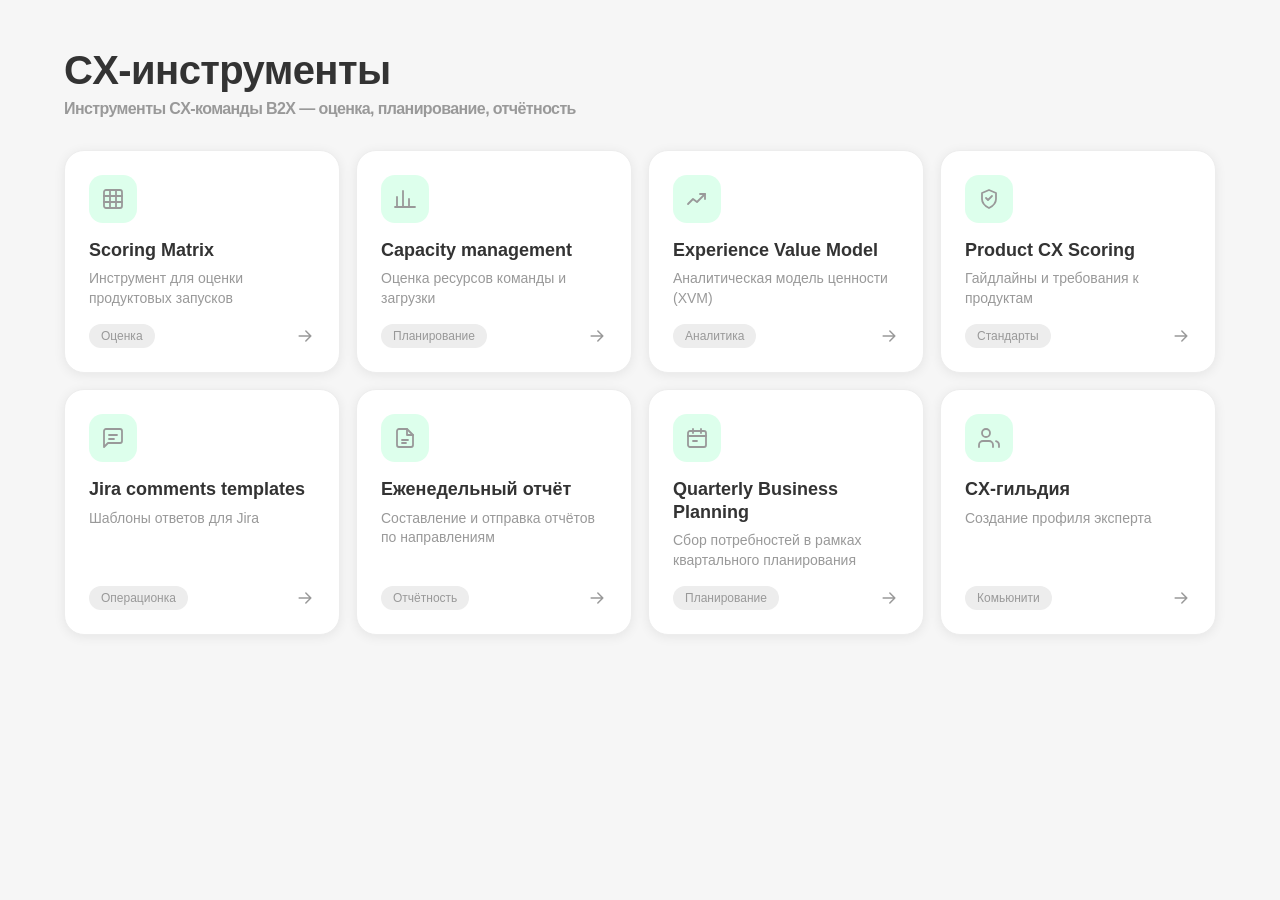
<file: index.html>
<!DOCTYPE html>
<html lang="ru">
<head>
<meta charset="UTF-8">
<meta name="viewport" content="width=device-width, initial-scale=1.0">
<title>Проекты B2X x CX</title>
<style>
:root {
  /* Brand */
  --mf-green: #00B956;
  --mf-green-hover: #10E272;
  --mf-button-down: #404D46;
  --mf-purple: #731982;

  --mf-banner-gradient: linear-gradient(90deg, #F5F1F8 0%, #EAE6EF 28%, #E3DEE9 48%, #D9D4E0 72%, #D1CBD9 100%);
  --mf-accent-callout-gradient: linear-gradient(105deg, #A74DF4 0%, #8E63F4 34%, #647FF4 66%, #35B8EF 100%);

  /* Neutral */
  --mf-bg: #F6F6F6;
  --mf-surface: #FFFFFF;
  --mf-surface-secondary: #EDEDED;
  --mf-border: #D8D8D8;
  --mf-text: #333333;
  --mf-text-secondary: #999999;
  --mf-text-disabled: #999999;

  /* Semantic */
  --mf-error: #F62434;
  --mf-warning: #FFA717;
  --mf-info: #34AAF2;
  --mf-success: #00B956;

  /* Soft */
  --mf-soft-green: #DDFFEC;
  --mf-soft-purple: #F2E5FF;
  --mf-soft-warning: #FFEDD1;
  --mf-soft-error: #FFC5C9;
  --mf-soft-info: #D8F1FF;

  /* Radius */
  --mf-radius-card: 24px;
  --mf-radius-tile: 20px;
  --mf-radius-input: 16px;
  --mf-radius-button: 14px;
  --mf-radius-nav: 12px;
  --mf-radius-pill: 999px;

  /* Shadow */
  --mf-shadow-card: 0 2px 12px rgba(0,0,0,0.07);
  --mf-shadow-card-hover: 0 8px 28px rgba(0,0,0,0.12);
  --mf-shadow-button-hover: 0 4px 16px rgba(0,185,86,0.30);
  --mf-shadow-modal: 0 12px 40px rgba(0,0,0,0.14);

  /* Spacing */
  --mf-space-xs: 4px;
  --mf-space-sm: 8px;
  --mf-space-md: 16px;
  --mf-space-lg: 24px;
  --mf-space-xl: 32px;
  --mf-space-xxl: 48px;
  --mf-space-xxxl: 64px;

  /* Typography */
  --mf-font: "MegaFon Graphik LC", Inter, Arial, sans-serif;
}

* { box-sizing: border-box; }

body {
  margin: 0;
  background: var(--mf-bg);
  font-family: var(--mf-font);
  color: var(--mf-text);
  -webkit-font-smoothing: antialiased;
}

.page {
  max-width: 1200px;
  margin: 0 auto;
  padding: var(--mf-space-xxl) var(--mf-space-lg) var(--mf-space-xxxl);
}

.page-header {
  margin-bottom: var(--mf-space-xl);
}

h1 {
  font-size: 40px;
  line-height: 1.1;
  font-weight: 700;
  margin: 0 0 var(--mf-space-sm);
  letter-spacing: -0.6px;
}

.subtitle {
  font-size: 16px;
  color: var(--mf-text-secondary);
  margin: 0;
}

/* ——— Сетка плиток ——— */
.grid {
  display: grid;
  grid-template-columns: repeat(4, 1fr);
  gap: var(--mf-space-md);
  align-items: stretch;
}

@media (max-width: 1080px) { .grid { grid-template-columns: repeat(3, 1fr); } }
@media (max-width: 820px)  { .grid { grid-template-columns: repeat(2, 1fr); } }
@media (max-width: 520px)  {
  .grid { grid-template-columns: 1fr; }
  h1 { font-size: 32px; }
  .page { padding: var(--mf-space-xl) var(--mf-space-md) var(--mf-space-xxl); }
}

/* ——— Плитка ——— */
.tile {
  display: flex;
  flex-direction: column;
  min-height: 200px;
  padding: var(--mf-space-lg);
  background: var(--mf-surface);
  border: 1.5px solid var(--mf-surface-secondary);
  border-radius: var(--mf-radius-tile);
  box-shadow: var(--mf-shadow-card);
  text-decoration: none;
  color: inherit;
  transition: all 0.2s ease;
}

.tile:hover {
  border-color: var(--mf-green);
  box-shadow: var(--mf-shadow-card-hover);
  transform: translateY(-2px);
}

.tile-icon {
  width: 48px;
  height: 48px;
  border-radius: var(--mf-radius-button);
  background: var(--mf-soft-green);
  display: flex;
  align-items: center;
  justify-content: center;
  margin-bottom: var(--mf-space-md);
  flex: none;
}

.tile-icon svg {
  width: 24px;
  height: 24px;
  stroke: var(--mf-text-secondary);
  stroke-width: 1.8;
  fill: none;
  stroke-linecap: round;
  stroke-linejoin: round;
  transition: stroke 0.2s ease;
}

.tile:hover .tile-icon svg { stroke: var(--mf-green); }

.tile-title {
  font-size: 18px;
  font-weight: 600;
  line-height: 1.25;
  margin: 0 0 var(--mf-space-sm);
}

.tile-desc {
  font-size: 14px;
  line-height: 1.4;
  color: var(--mf-text-secondary);
  margin: 0 0 var(--mf-space-md);
}

.tile-footer {
  margin-top: auto;
  display: flex;
  align-items: center;
  gap: var(--mf-space-sm);
}

.tag {
  display: inline-block;
  padding: 4px 12px;
  border-radius: var(--mf-radius-pill);
  background: var(--mf-surface-secondary);
  color: var(--mf-text-secondary);
  font-size: 12px;
  line-height: 16px;
  font-weight: 500;
}

.arrow {
  margin-left: auto;
  width: 20px;
  height: 20px;
  stroke: var(--mf-text-secondary);
  stroke-width: 1.8;
  fill: none;
  stroke-linecap: round;
  stroke-linejoin: round;
  transition: stroke 0.2s ease, transform 0.2s ease;
}

.tile:hover .arrow {
  stroke: var(--mf-green);
  transform: translateX(3px);
}
</style>
</head>
<body>
<div class="page">

  <header class="page-header">
    <h1>CX-инструменты <h1>
    <p class="subtitle">Инструменты CX-команды B2X — оценка, планирование, отчётность</p>
  </header>

  <div class="grid">

    <!-- Scoring Matrix -->
    <a class="tile" href="./scoring_matrix/">
      <div class="tile-icon">
        <svg viewBox="0 0 24 24"><rect x="3" y="3" width="18" height="18" rx="2"/><path d="M9 3v18M15 3v18M3 9h18M3 15h18"/></svg>
      </div>
      <h3 class="tile-title">Scoring Matrix</h3>
      <p class="tile-desc">Инструмент для оценки продуктовых запусков</p>
      <div class="tile-footer">
        <span class="tag">Оценка</span>
        <svg class="arrow" viewBox="0 0 24 24"><path d="M5 12h14M13 6l6 6-6 6"/></svg>
      </div>
    </a>

    <!-- Capacity -->
    <a class="tile" href="./Capacity/">
      <div class="tile-icon">
        <svg viewBox="0 0 24 24"><path d="M4 20V10M10 20V4M16 20v-8M22 20H2"/></svg>
      </div>
      <h3 class="tile-title">Capacity management</h3>
      <p class="tile-desc">Оценка ресурсов команды и загрузки</p>
      <div class="tile-footer">
        <span class="tag">Планирование</span>
        <svg class="arrow" viewBox="0 0 24 24"><path d="M5 12h14M13 6l6 6-6 6"/></svg>
      </div>
    </a>

    <!-- XVM -->
    <a class="tile" href="./XVM/">
      <div class="tile-icon">
        <svg viewBox="0 0 24 24"><path d="M3 17l5-5 4 3 8-8"/><path d="M15 7h5v5"/></svg>
      </div>
      <h3 class="tile-title">Experience Value Model</h3>
      <p class="tile-desc">Аналитическая модель ценности (XVM)</p>
      <div class="tile-footer">
        <span class="tag">Аналитика</span>
        <svg class="arrow" viewBox="0 0 24 24"><path d="M5 12h14M13 6l6 6-6 6"/></svg>
      </div>
    </a>

    <!-- Product CX Scoring -->
    <a class="tile" href="./Product CX Scoring/">
      <div class="tile-icon">
        <svg viewBox="0 0 24 24"><path d="M9 11l2 2 4-4"/><path d="M12 3l7 3v6c0 4-3 7-7 9-4-2-7-5-7-9V6l7-3z"/></svg>
      </div>
      <h3 class="tile-title">Product CX Scoring</h3>
      <p class="tile-desc">Гайдлайны и требования к продуктам</p>
      <div class="tile-footer">
        <span class="tag">Стандарты</span>
        <svg class="arrow" viewBox="0 0 24 24"><path d="M5 12h14M13 6l6 6-6 6"/></svg>
      </div>
    </a>

    <!-- Jira comments -->
    <a class="tile" href="./Jira comments/">
      <div class="tile-icon">
        <svg viewBox="0 0 24 24"><path d="M21 15a2 2 0 0 1-2 2H7l-4 4V5a2 2 0 0 1 2-2h14a2 2 0 0 1 2 2z"/><path d="M8 9h8M8 13h5"/></svg>
      </div>
      <h3 class="tile-title">Jira comments templates</h3>
      <p class="tile-desc">Шаблоны ответов для Jira</p>
      <div class="tile-footer">
        <span class="tag">Операционка</span>
        <svg class="arrow" viewBox="0 0 24 24"><path d="M5 12h14M13 6l6 6-6 6"/></svg>
      </div>
    </a>

    <!-- Weekly report -->
    <a class="tile" href="./weekly-report/">
      <div class="tile-icon">
        <svg viewBox="0 0 24 24"><path d="M14 3H6a2 2 0 0 0-2 2v14a2 2 0 0 0 2 2h12a2 2 0 0 0 2-2V9z"/><path d="M14 3v6h6M9 14h6M9 17h4"/></svg>
      </div>
      <h3 class="tile-title">Еженедельный отчёт</h3>
      <p class="tile-desc">Составление и отправка отчётов по направлениям</p>
      <div class="tile-footer">
        <span class="tag">Отчётность</span>
        <svg class="arrow" viewBox="0 0 24 24"><path d="M5 12h14M13 6l6 6-6 6"/></svg>
      </div>
    </a>

    <!-- QBP -->
    <a class="tile" href="./QBP/">
      <div class="tile-icon">
        <svg viewBox="0 0 24 24"><rect x="3" y="5" width="18" height="16" rx="2"/><path d="M3 10h18M8 3v4M16 3v4M8 15h4"/></svg>
      </div>
      <h3 class="tile-title">Quarterly Business Planning</h3>
      <p class="tile-desc">Сбор потребностей в рамках квартального планирования</p>
      <div class="tile-footer">
        <span class="tag">Планирование</span>
        <svg class="arrow" viewBox="0 0 24 24"><path d="M5 12h14M13 6l6 6-6 6"/></svg>
      </div>
    </a>

    <!-- CX Guild -->
    <a class="tile" href="./CX_Guild/">
      <div class="tile-icon">
        <svg viewBox="0 0 24 24"><path d="M16 21v-2a4 4 0 0 0-4-4H6a4 4 0 0 0-4 4v2"/><circle cx="9" cy="7" r="4"/><path d="M22 21v-2a4 4 0 0 0-3-3.87"/></svg>
      </div>
      <h3 class="tile-title">CX-гильдия</h3>
      <p class="tile-desc">Создание профиля эксперта</p>
      <div class="tile-footer">
        <span class="tag">Комьюнити</span>
        <svg class="arrow" viewBox="0 0 24 24"><path d="M5 12h14M13 6l6 6-6 6"/></svg>
      </div>
    </a>

  </div>
</div>
</body>
</html>
</file>
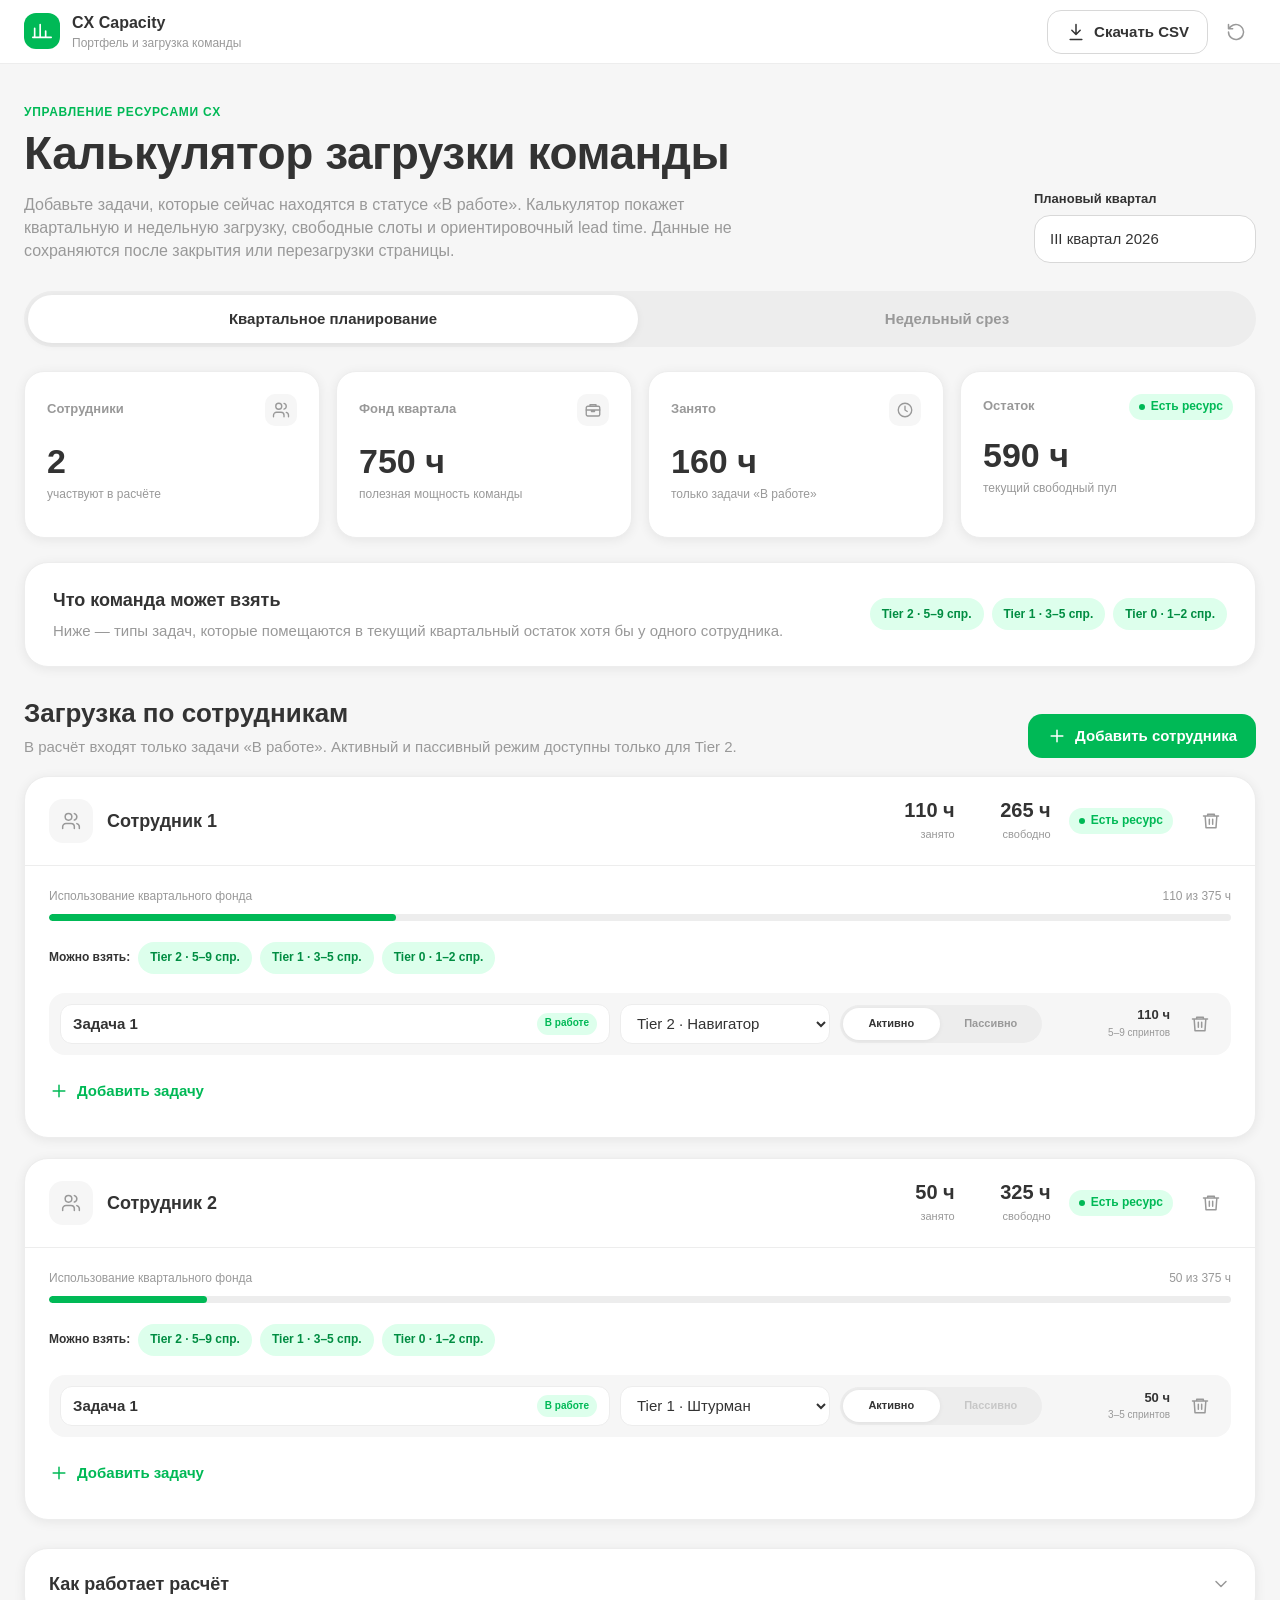
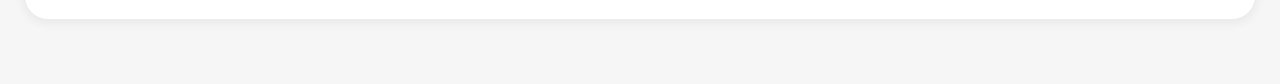
<file: Capacity/index.html>
<!doctype html>
<html lang="ru">
<head>
  <meta charset="utf-8">
  <meta name="viewport" content="width=device-width, initial-scale=1">
  <meta name="color-scheme" content="light">
  <title>CX Capacity — калькулятор ресурсов</title>
  <style>
    :root {
      --mf-green: #00B956;
      --mf-green-hover: #10E272;
      --mf-button-down: #404D46;
      --mf-bg: #F6F6F6;
      --mf-surface: #FFFFFF;
      --mf-surface-secondary: #EDEDED;
      --mf-border: #D8D8D8;
      --mf-border-light: #EDEDED;
      --mf-text: #333333;
      --mf-text-secondary: #999999;
      --mf-error: #F62434;
      --mf-warning: #FFA717;
      --mf-info: #34AAF2;
      --mf-soft-green: #DDFFEC;
      --mf-soft-warning: #FFEDD1;
      --mf-soft-error: #FFC5C9;
      --mf-soft-info: #D8F1FF;
      --radius-card: 24px;
      --radius-tile: 20px;
      --radius-control: 16px;
      --radius-button: 14px;
      --shadow-card: 0 2px 12px rgba(0,0,0,.07);
      --shadow-card-hover: 0 8px 28px rgba(0,0,0,.12);
      --transition: all .2s ease;
    }

    * { box-sizing: border-box; }

    html { scroll-behavior: smooth; }

    body {
      margin: 0;
      min-width: 320px;
      background: var(--mf-bg);
      color: var(--mf-text);
      font-family: "MegaFon Graphik LC", Inter, Arial, sans-serif;
      font-size: 15px;
      line-height: 1.45;
    }

    button, input, select {
      font: inherit;
      color: inherit;
    }

    button { cursor: pointer; }

    svg {
      display: block;
      width: 20px;
      height: 20px;
      fill: none;
      stroke: currentColor;
      stroke-width: 1.8;
      stroke-linecap: round;
      stroke-linejoin: round;
    }

    .topbar {
      position: sticky;
      z-index: 20;
      top: 0;
      height: 64px;
      display: flex;
      align-items: center;
      justify-content: space-between;
      gap: 16px;
      padding: 0 max(24px, calc((100vw - 1240px) / 2));
      background: rgba(255,255,255,.96);
      border-bottom: 1px solid var(--mf-border-light);
      backdrop-filter: blur(10px);
    }

    .brand {
      display: flex;
      align-items: center;
      gap: 12px;
      min-width: 0;
    }

    .brand-mark {
      width: 36px;
      height: 36px;
      display: grid;
      place-items: center;
      flex: 0 0 auto;
      border-radius: 12px;
      background: var(--mf-green);
      color: white;
    }

    .brand-mark svg { width: 22px; height: 22px; }

    .brand-title {
      margin: 0;
      font-size: 16px;
      font-weight: 700;
      white-space: nowrap;
    }

    .brand-subtitle {
      margin: 1px 0 0;
      color: var(--mf-text-secondary);
      font-size: 12px;
    }

    .top-actions {
      display: flex;
      align-items: center;
      gap: 8px;
    }

    .container {
      width: min(1240px, calc(100% - 48px));
      margin: 0 auto;
      padding: 40px 0 64px;
    }

    .page-head {
      display: grid;
      grid-template-columns: minmax(0, 1fr) auto;
      align-items: end;
      gap: 24px;
      margin-bottom: 28px;
    }

    .eyebrow {
      margin: 0 0 8px;
      color: var(--mf-green);
      font-size: 12px;
      font-weight: 700;
      letter-spacing: .06em;
      text-transform: uppercase;
    }

    h1 {
      margin: 0;
      max-width: 780px;
      font-size: clamp(34px, 4vw, 46px);
      line-height: 1.08;
      letter-spacing: -.01em;
    }

    .lead {
      max-width: 760px;
      margin: 14px 0 0;
      color: var(--mf-text-secondary);
      font-size: 16px;
    }

    .period-control {
      display: grid;
      gap: 6px;
      min-width: 210px;
    }

    .field-label {
      display: block;
      color: var(--mf-text);
      font-size: 13px;
      font-weight: 600;
    }

    .input, .select {
      width: 100%;
      height: 48px;
      padding: 0 15px;
      background: white;
      border: 1.5px solid var(--mf-border);
      border-radius: var(--radius-control);
      outline: none;
      transition: var(--transition);
    }

    .input:focus, .select:focus {
      border-color: var(--mf-green);
      box-shadow: 0 0 0 3px rgba(0,185,86,.1);
    }

    .mode-switch {
      display: grid;
      grid-template-columns: 1fr 1fr;
      gap: 4px;
      margin-bottom: 24px;
      padding: 4px;
      background: var(--mf-surface-secondary);
      border-radius: 999px;
    }

    .mode-button {
      min-height: 48px;
      padding: 10px 18px;
      border: 0;
      border-radius: 999px;
      background: transparent;
      color: var(--mf-text-secondary);
      font-weight: 600;
      transition: var(--transition);
    }

    .mode-button:hover { color: var(--mf-text); }

    .mode-button.active {
      background: white;
      color: var(--mf-text);
      box-shadow: 0 2px 8px rgba(0,0,0,.06);
    }

    .summary-grid {
      display: grid;
      grid-template-columns: repeat(4, minmax(0, 1fr));
      gap: 16px;
      margin-bottom: 24px;
    }

    .metric-card {
      min-height: 142px;
      padding: 22px;
      background: white;
      border: 1px solid var(--mf-border-light);
      border-radius: var(--radius-tile);
      box-shadow: var(--shadow-card);
    }

    .metric-head {
      display: flex;
      align-items: center;
      justify-content: space-between;
      gap: 12px;
      margin-bottom: 18px;
    }

    .metric-label {
      color: var(--mf-text-secondary);
      font-size: 13px;
      font-weight: 600;
    }

    .metric-icon {
      width: 32px;
      height: 32px;
      display: grid;
      place-items: center;
      border-radius: 10px;
      background: var(--mf-bg);
      color: var(--mf-text-secondary);
    }

    .metric-icon svg { width: 18px; height: 18px; }

    .metric-value {
      margin: 0;
      font-size: 34px;
      font-weight: 700;
      line-height: 1;
    }

    .metric-caption {
      margin-top: 8px;
      color: var(--mf-text-secondary);
      font-size: 12px;
    }

    .status-pill {
      display: inline-flex;
      align-items: center;
      gap: 6px;
      min-height: 26px;
      padding: 4px 10px;
      border-radius: 999px;
      font-size: 12px;
      font-weight: 600;
    }

    .status-pill::before {
      width: 6px;
      height: 6px;
      border-radius: 50%;
      background: currentColor;
      content: "";
    }

    .status-good { background: var(--mf-soft-green); color: var(--mf-green); }
    .status-warn { background: var(--mf-soft-warning); color: #B56C00; }
    .status-error { background: var(--mf-soft-error); color: var(--mf-error); }
    .status-info { background: var(--mf-soft-info); color: #167EB1; }

    .recommendation {
      display: grid;
      grid-template-columns: minmax(0, 1fr) auto;
      align-items: center;
      gap: 24px;
      margin-bottom: 32px;
      padding: 24px 28px;
      background: white;
      border: 1px solid var(--mf-border-light);
      border-radius: var(--radius-card);
      box-shadow: var(--shadow-card);
    }

    .recommendation-title {
      margin: 0 0 7px;
      font-size: 18px;
      font-weight: 700;
    }

    .recommendation-text {
      margin: 0;
      color: var(--mf-text-secondary);
    }

    .recommendation-options {
      display: flex;
      flex-wrap: wrap;
      justify-content: flex-end;
      gap: 8px;
    }

    .fit-chip {
      display: inline-flex;
      align-items: center;
      min-height: 32px;
      padding: 6px 12px;
      border-radius: 999px;
      background: var(--mf-soft-green);
      color: #008D42;
      font-size: 12px;
      font-weight: 700;
      white-space: nowrap;
    }

    .section-head {
      display: flex;
      align-items: end;
      justify-content: space-between;
      gap: 20px;
      margin: 0 0 18px;
    }

    .section-title {
      margin: 0;
      font-size: 26px;
      line-height: 1.15;
    }

    .section-description {
      margin: 7px 0 0;
      color: var(--mf-text-secondary);
    }

    .button {
      min-height: 44px;
      display: inline-flex;
      align-items: center;
      justify-content: center;
      gap: 8px;
      padding: 0 18px;
      border-radius: var(--radius-button);
      border: 1.5px solid transparent;
      font-weight: 600;
      transition: var(--transition);
    }

    .button-primary {
      background: var(--mf-green);
      color: white;
    }

    .button-primary:hover {
      background: var(--mf-green-hover);
      box-shadow: 0 4px 16px rgba(0,185,86,.24);
    }

    .button-primary:active {
      background: var(--mf-button-down);
      transform: scale(.98);
    }

    .button-secondary {
      background: white;
      border-color: var(--mf-border);
      color: var(--mf-text);
    }

    .button-secondary:hover {
      border-color: var(--mf-green);
      color: var(--mf-green);
    }

    .icon-button {
      width: 40px;
      height: 40px;
      display: grid;
      place-items: center;
      padding: 0;
      background: transparent;
      border: 0;
      border-radius: 12px;
      color: var(--mf-text-secondary);
      transition: var(--transition);
    }

    .icon-button:hover {
      background: var(--mf-bg);
      color: var(--mf-text);
    }

    .employees {
      display: grid;
      gap: 20px;
    }

    .employee-card {
      overflow: hidden;
      background: white;
      border: 1px solid var(--mf-border-light);
      border-radius: var(--radius-card);
      box-shadow: var(--shadow-card);
      transition: var(--transition);
    }

    .employee-card:hover {
      border-color: var(--mf-border);
      box-shadow: var(--shadow-card-hover);
      transform: translateY(-1px);
    }

    .employee-header {
      display: grid;
      grid-template-columns: minmax(210px, 1fr) auto auto;
      align-items: center;
      gap: 18px;
      padding: 22px 24px;
      border-bottom: 1px solid var(--mf-border-light);
    }

    .employee-identity {
      display: flex;
      align-items: center;
      gap: 14px;
      min-width: 0;
    }

    .avatar {
      width: 44px;
      height: 44px;
      display: grid;
      place-items: center;
      flex: 0 0 auto;
      border-radius: 14px;
      background: var(--mf-bg);
      color: var(--mf-text-secondary);
      font-size: 14px;
      font-weight: 700;
    }

    .avatar svg { width: 20px; height: 20px; }

    .employee-title {
      margin: 0;
      font-size: 18px;
      font-weight: 700;
      line-height: 1.25;
    }

    .employee-summary {
      display: flex;
      align-items: center;
      gap: 18px;
    }

    .mini-stat {
      min-width: 78px;
      text-align: right;
    }

    .mini-stat-value {
      display: block;
      font-size: 20px;
      font-weight: 700;
      line-height: 1.15;
    }

    .mini-stat-label {
      color: var(--mf-text-secondary);
      font-size: 11px;
    }

    .employee-body { padding: 22px 24px 24px; }

    .progress-wrap { margin-bottom: 20px; }

    .progress-meta {
      display: flex;
      justify-content: space-between;
      gap: 16px;
      margin-bottom: 8px;
      font-size: 12px;
      color: var(--mf-text-secondary);
    }

    .progress {
      height: 7px;
      overflow: hidden;
      border-radius: 999px;
      background: var(--mf-surface-secondary);
    }

    .progress-fill {
      height: 100%;
      min-width: 0;
      border-radius: inherit;
      background: var(--mf-green);
      transition: width .35s ease, background .2s ease;
    }

    .progress-fill.warn { background: var(--mf-warning); }
    .progress-fill.error { background: var(--mf-error); }

    .employee-fit {
      display: flex;
      align-items: center;
      flex-wrap: wrap;
      gap: 8px;
      min-height: 34px;
      margin-bottom: 18px;
      color: var(--mf-text-secondary);
      font-size: 12px;
    }

    .employee-fit strong { color: var(--mf-text); }

    .tasks {
      display: grid;
      gap: 10px;
    }

    .task-row {
      display: grid;
      grid-template-columns: minmax(170px, 1fr) 210px 202px 118px 40px;
      align-items: center;
      gap: 10px;
      padding: 10px;
      background: var(--mf-bg);
      border: 1px solid transparent;
      border-radius: 16px;
      transition: var(--transition);
    }

    .task-row:hover { border-color: var(--mf-border-light); }

    .task-input, .task-select {
      width: 100%;
      height: 40px;
      padding: 0 12px;
      background: white;
      border: 1px solid var(--mf-border-light);
      border-radius: 12px;
      outline: none;
    }

    .task-input {
      display: flex;
      align-items: center;
      justify-content: space-between;
      gap: 10px;
      font-weight: 600;
    }

    .task-select:focus { border-color: var(--mf-green); }

    .task-cost {
      display: grid;
      justify-items: end;
      gap: 1px;
      text-align: right;
      font-size: 13px;
      white-space: nowrap;
    }

    .task-cost strong { font-weight: 700; }

    .task-cost small {
      color: var(--mf-text-secondary);
      font-size: 10px;
      font-weight: 500;
    }

    .work-badge {
      display: inline-flex;
      align-items: center;
      min-height: 22px;
      padding: 3px 8px;
      border-radius: 999px;
      background: var(--mf-soft-green);
      color: var(--mf-green);
      font-size: 10px;
      font-weight: 700;
      white-space: nowrap;
    }

    .task-mode {
      display: grid;
      grid-template-columns: 1fr 1fr;
      gap: 3px;
      padding: 3px;
      background: var(--mf-surface-secondary);
      border-radius: 999px;
    }

    .task-mode button {
      min-height: 32px;
      padding: 0 10px;
      border: 0;
      border-radius: 999px;
      background: transparent;
      color: var(--mf-text-secondary);
      font-size: 11px;
      font-weight: 700;
      transition: var(--transition);
    }

    .task-mode button.active {
      background: white;
      color: var(--mf-text);
      box-shadow: 0 1px 5px rgba(0,0,0,.06);
    }

    .task-mode button:disabled {
      cursor: not-allowed;
      opacity: .45;
    }

    .add-task {
      min-height: 44px;
      display: inline-flex;
      align-items: center;
      gap: 8px;
      margin-top: 14px;
      padding: 0;
      border: 0;
      background: transparent;
      color: var(--mf-green);
      font-weight: 700;
    }

    .empty-tasks {
      display: grid;
      place-items: center;
      min-height: 96px;
      padding: 20px;
      border: 1px dashed var(--mf-border);
      border-radius: 16px;
      color: var(--mf-text-secondary);
      text-align: center;
    }

    .method {
      margin-top: 28px;
      background: white;
      border: 1px solid var(--mf-border-light);
      border-radius: var(--radius-card);
      box-shadow: var(--shadow-card);
    }

    .method summary {
      display: flex;
      align-items: center;
      justify-content: space-between;
      gap: 16px;
      padding: 22px 24px;
      cursor: pointer;
      list-style: none;
      font-size: 18px;
      font-weight: 700;
    }

    .method summary::-webkit-details-marker { display: none; }
    .method summary:focus-visible {
      outline: 2px solid var(--mf-green);
      outline-offset: 2px;
    }

    .method summary svg {
      color: var(--mf-text-secondary);
      transition: transform .25s ease;
    }

    .method[open] summary svg { transform: rotate(180deg); }

    .method-content {
      display: grid;
      grid-template-columns: 1fr 1fr;
      gap: 20px;
      padding: 0 24px 24px;
    }

    .method-panel {
      padding: 20px;
      border: 1px solid var(--mf-border-light);
      border-radius: 18px;
    }

    .method-panel h3 {
      margin: 0 0 12px;
      font-size: 17px;
    }

    .method-table {
      width: 100%;
      border-collapse: collapse;
      font-size: 13px;
    }

    .method-table th, .method-table td {
      padding: 10px 8px;
      border-bottom: 1px solid var(--mf-border-light);
      text-align: left;
    }

    .method-table th {
      color: var(--mf-text-secondary);
      font-size: 11px;
      letter-spacing: .04em;
      text-transform: uppercase;
    }

    .method-table td:last-child,
    .method-table th:last-child { text-align: right; }

    .method-note {
      margin: 14px 0 0;
      color: var(--mf-text-secondary);
      font-size: 12px;
    }

    .toast {
      position: fixed;
      z-index: 50;
      top: 80px;
      right: 24px;
      max-width: min(360px, calc(100vw - 48px));
      padding: 14px 18px;
      border: 1px solid rgba(0,185,86,.2);
      border-radius: 16px;
      background: var(--mf-soft-green);
      color: #007E3A;
      box-shadow: var(--shadow-card);
      font-size: 13px;
      opacity: 0;
      pointer-events: none;
      transform: translateY(-8px);
      transition: var(--transition);
    }

    .toast.show {
      opacity: 1;
      transform: translateY(0);
    }

    .sr-only {
      position: absolute;
      width: 1px;
      height: 1px;
      padding: 0;
      margin: -1px;
      overflow: hidden;
      clip: rect(0,0,0,0);
      white-space: nowrap;
      border: 0;
    }

    @media (max-width: 1020px) {
      .summary-grid { grid-template-columns: repeat(2, 1fr); }
      .task-row { grid-template-columns: minmax(150px, 1fr) 180px 180px 110px 40px; }
      .employee-header { grid-template-columns: minmax(200px, 1fr) auto; }
      .employee-summary { grid-column: 1 / -1; justify-content: flex-end; }
    }

    @media (max-width: 760px) {
      .topbar { padding: 0 16px; }
      .brand-subtitle, .top-actions .button span { display: none; }
      .container { width: min(100% - 28px, 1240px); padding-top: 28px; }
      .page-head { grid-template-columns: 1fr; align-items: start; }
      .period-control { width: 100%; }
      .summary-grid { grid-template-columns: 1fr 1fr; gap: 10px; }
      .metric-card { min-height: 128px; padding: 18px; }
      .metric-value { font-size: 29px; }
      .recommendation { grid-template-columns: 1fr; }
      .recommendation-options { justify-content: flex-start; }
      .section-head { align-items: start; }
      .employee-header { grid-template-columns: 1fr auto; padding: 18px; }
      .employee-body { padding: 18px; }
      .task-row {
        grid-template-columns: 1fr 40px;
        align-items: start;
      }
      .task-input { grid-column: 1 / -1; }
      .task-select, .task-mode, .task-cost { grid-column: 1 / 2; }
      .task-mode { width: 100%; }
      .task-cost { justify-items: start; text-align: left; }
      .task-row > .icon-button { grid-column: 2; grid-row: 1; }
      .method-content { grid-template-columns: 1fr; }
    }

    @media (max-width: 480px) {
      .summary-grid { grid-template-columns: 1fr; }
      .mode-button { padding-inline: 10px; font-size: 13px; }
      .section-head { display: grid; }
      .section-head .button { width: 100%; }
      .employee-header { grid-template-columns: 1fr auto; gap: 10px; }
      .employee-identity { min-width: 0; }
      .avatar { display: none; }
      .employee-summary { justify-content: space-between; gap: 10px; }
      .employee-fit { align-items: flex-start; }
      .mini-stat { min-width: 0; text-align: left; }
      .task-row { grid-template-columns: 1fr 40px; }
    }

    @media (prefers-reduced-motion: reduce) {
      *, *::before, *::after {
        scroll-behavior: auto !important;
        transition: none !important;
        animation: none !important;
      }
    }
  </style>
</head>
<body>
  <svg class="sr-only" aria-hidden="true">
    <symbol id="i-capacity" viewBox="0 0 24 24">
      <path d="M4 19V9M10 19V5M16 19v-7M22 19H2"/>
    </symbol>
    <symbol id="i-users" viewBox="0 0 24 24">
      <path d="M16 21v-2a4 4 0 0 0-4-4H6a4 4 0 0 0-4 4v2M9 11a4 4 0 1 0 0-8 4 4 0 0 0 0 8zM22 21v-2a4 4 0 0 0-3-3.87M16 3.13a4 4 0 0 1 0 7.75"/>
    </symbol>
    <symbol id="i-clock" viewBox="0 0 24 24">
      <circle cx="12" cy="12" r="9"/><path d="M12 7v5l3 2"/>
    </symbol>
    <symbol id="i-check" viewBox="0 0 24 24">
      <path d="m5 12 4 4L19 6"/>
    </symbol>
    <symbol id="i-plus" viewBox="0 0 24 24">
      <path d="M12 5v14M5 12h14"/>
    </symbol>
    <symbol id="i-trash" viewBox="0 0 24 24">
      <path d="M3 6h18M8 6V4h8v2M19 6l-1 14H6L5 6M10 10v6M14 10v6"/>
    </symbol>
    <symbol id="i-download" viewBox="0 0 24 24">
      <path d="M12 3v12m0 0 5-5m-5 5-5-5M5 21h14"/>
    </symbol>
    <symbol id="i-reset" viewBox="0 0 24 24">
      <path d="M3 12a9 9 0 1 0 3-6.7L3 8M3 3v5h5"/>
    </symbol>
    <symbol id="i-chevron" viewBox="0 0 24 24">
      <path d="m6 9 6 6 6-6"/>
    </symbol>
    <symbol id="i-briefcase" viewBox="0 0 24 24">
      <rect x="3" y="7" width="18" height="13" rx="2"/><path d="M8 7V5h8v2M3 12h18M10 12v2h4v-2"/>
    </symbol>
  </svg>

  <header class="topbar">
    <div class="brand">
      <div class="brand-mark" aria-hidden="true">
        <svg><use href="#i-capacity"></use></svg>
      </div>
      <div>
        <p class="brand-title">CX Capacity</p>
        <p class="brand-subtitle">Портфель и загрузка команды</p>
      </div>
    </div>
    <div class="top-actions">
      <button class="button button-secondary" id="exportButton" type="button">
        <svg aria-hidden="true"><use href="#i-download"></use></svg>
        <span>Скачать CSV</span>
      </button>
      <button class="icon-button" id="resetButton" type="button" title="Очистить данные" aria-label="Очистить данные">
        <svg aria-hidden="true"><use href="#i-reset"></use></svg>
      </button>
    </div>
  </header>

  <main class="container">
    <section class="page-head">
      <div>
        <p class="eyebrow">Управление ресурсами CX</p>
        <h1>Калькулятор загрузки команды</h1>
        <p class="lead">Добавьте задачи, которые сейчас находятся в статусе «В работе». Калькулятор покажет квартальную и недельную загрузку, свободные слоты и ориентировочный lead time. Данные не сохраняются после закрытия или перезагрузки страницы.</p>
      </div>
      <label class="period-control">
        <span class="field-label" id="periodLabel">Плановый квартал</span>
        <input class="input" id="periodInput" type="text" value="III квартал 2026" aria-labelledby="periodLabel">
      </label>
    </section>

    <div class="mode-switch" role="tablist" aria-label="Режим расчёта">
      <button class="mode-button active" type="button" data-mode="quarter" role="tab" aria-selected="true">Квартальное планирование</button>
      <button class="mode-button" type="button" data-mode="week" role="tab" aria-selected="false">Недельный срез</button>
    </div>

    <section class="summary-grid" aria-label="Сводка команды">
      <article class="metric-card">
        <div class="metric-head">
          <span class="metric-label">Сотрудники</span>
          <span class="metric-icon"><svg aria-hidden="true"><use href="#i-users"></use></svg></span>
        </div>
        <p class="metric-value" id="teamCount">0</p>
        <p class="metric-caption">участвуют в расчёте</p>
      </article>
      <article class="metric-card">
        <div class="metric-head">
          <span class="metric-label" id="capacityLabel">Фонд квартала</span>
          <span class="metric-icon"><svg aria-hidden="true"><use href="#i-briefcase"></use></svg></span>
        </div>
        <p class="metric-value" id="teamCapacity">0 ч</p>
        <p class="metric-caption" id="capacityCaption">полезная мощность команды</p>
      </article>
      <article class="metric-card">
        <div class="metric-head">
          <span class="metric-label">Занято</span>
          <span class="metric-icon"><svg aria-hidden="true"><use href="#i-clock"></use></svg></span>
        </div>
        <p class="metric-value" id="teamUsed">0 ч</p>
        <p class="metric-caption" id="usedCaption">только задачи «В работе»</p>
      </article>
      <article class="metric-card">
        <div class="metric-head">
          <span class="metric-label">Остаток</span>
          <span class="status-pill status-good" id="teamStatus">Есть ресурс</span>
        </div>
        <p class="metric-value" id="teamFree">0 ч</p>
        <p class="metric-caption" id="freeCaption">доступно для новых задач</p>
      </article>
    </section>

    <section class="recommendation">
      <div>
        <h2 class="recommendation-title">Что команда может взять</h2>
        <p class="recommendation-text" id="teamRecommendation">Добавьте сотрудников и задачи, чтобы увидеть рекомендации.</p>
      </div>
      <div class="recommendation-options" id="teamOptions"></div>
    </section>

    <section>
      <div class="section-head">
        <div>
          <h2 class="section-title">Загрузка по сотрудникам</h2>
          <p class="section-description">В расчёт входят только задачи «В работе». Активный и пассивный режим доступны только для Tier 2.</p>
        </div>
        <button class="button button-primary" id="addEmployeeButton" type="button">
          <svg aria-hidden="true"><use href="#i-plus"></use></svg>
          Добавить сотрудника
        </button>
      </div>
      <div class="employees" id="employees"></div>
    </section>

    <details class="method">
      <summary>
        <span>Как работает расчёт</span>
        <svg aria-hidden="true"><use href="#i-chevron"></use></svg>
      </summary>
      <div class="method-content">
        <div class="method-panel">
          <h3>Квартальное планирование</h3>
          <table class="method-table">
            <thead><tr><th>Tier</th><th>Тариф</th><th>Lead time</th></tr></thead>
            <tbody>
              <tr><td>Tier 0 · Автопилот</td><td>6–10 → 8 ч</td><td>1–2 спринта</td></tr>
              <tr><td>Tier 1 · Штурман</td><td>34–60 → 50 ч</td><td>3–5 спринтов</td></tr>
              <tr><td>Tier 2 · Навигатор</td><td>92–130 → 110 ч</td><td>5–9 спринтов</td></tr>
            </tbody>
          </table>
          <p class="method-note">В расчёт входят только задачи «В работе». Базовая мощность CJE — 375 часов на квартал. Значения 8, 50 и 110 часов — утверждённые рабочие нормативы. Верхняя граница диапазона не является жёстким лимитом.</p>
        </div>
        <div class="method-panel">
          <h3>Недельный срез</h3>
          <table class="method-table">
            <thead><tr><th>Tier</th><th>Диапазон → расчёт / пассивно</th></tr></thead>
            <tbody>
              <tr><td>Tier 0</td><td>2–3% → 3% / —</td></tr>
              <tr><td>Tier 1</td><td>13–20% → 17% / —</td></tr>
              <tr><td>Tier 2</td><td>30–44% → 37% / 14%</td></tr>
            </tbody>
          </table>
          <p class="method-note">Новая задача всегда оценивается как активная. Пассивный Tier 2 остаётся в портфеле с весом 14%, но не предлагается как новый слот. Пассивный режим допустим, если активных действий не было 3+ рабочих дня и следующее действие не ожидается в ближайшие 3 дня.</p>
        </div>
      </div>
    </details>
  </main>

  <div class="toast" id="toast" role="status" aria-live="polite"></div>

  <script>
    const TIERS = {
      tier0: { label: "Tier 0 · Автопилот", quarter: 8, quarterRange: [6, 10], active: 3, activeRange: [2, 3], passive: null, leadTime: "1–2 спринта" },
      tier1: { label: "Tier 1 · Штурман", quarter: 50, quarterRange: [34, 60], active: 17, activeRange: [13, 20], passive: null, leadTime: "3–5 спринтов" },
      tier2: { label: "Tier 2 · Навигатор", quarter: 110, quarterRange: [92, 130], active: 37, activeRange: [30, 44], passive: 14, passiveRange: [11, 17], leadTime: "5–9 спринтов" }
    };

    const QUARTER_CAPACITY = 375;
    try { localStorage.removeItem("cx-capacity-calculator-v1"); } catch {}

    const DEFAULT_STATE = {
      mode: "quarter",
      periodQuarter: "III квартал 2026",
      periodWeek: "Неделя 31 · 27–31 июля",
      employees: [
        {
          id: crypto.randomUUID(),
          tasks: [
            { id: crypto.randomUUID(), tier: "tier2", activity: "active" }
          ]
        },
        {
          id: crypto.randomUUID(),
          tasks: [
            { id: crypto.randomUUID(), tier: "tier1", activity: "active" }
          ]
        }
      ]
    };

    let state = cloneDefault();
    let toastTimer;

    const employeesRoot = document.querySelector("#employees");
    const periodInput = document.querySelector("#periodInput");
    const periodLabel = document.querySelector("#periodLabel");

    function cloneDefault() {
      return JSON.parse(JSON.stringify(DEFAULT_STATE));
    }

    function esc(value) {
      return String(value ?? "")
        .replaceAll("&", "&amp;")
        .replaceAll("<", "&lt;")
        .replaceAll(">", "&gt;")
        .replaceAll('"', "&quot;");
    }

    function taskLoad(task, mode) {
      const tier = TIERS[task.tier] || TIERS.tier0;
      if (mode === "quarter") return tier.quarter;
      if (task.activity === "passive" && tier.passive !== null) return tier.passive;
      return tier.active;
    }

    function employeeLoad(employee, mode) {
      return employee.tasks.reduce((sum, task) => sum + taskLoad(task, mode), 0);
    }

    function employeeCapacity(employee, mode) {
      return mode === "quarter" ? QUARTER_CAPACITY : 100;
    }

    function unit(mode) {
      return mode === "quarter" ? "ч" : "%";
    }

    function formatNumber(value) {
      return Number(value).toLocaleString("ru-RU", { maximumFractionDigits: 0 });
    }

    function statusFor(free, capacity, mode) {
      if (free < 0) return { label: "Перегрузка", cls: "status-error" };
      if (mode === "week") {
        if (free < 3) return { label: "Нет слотов", cls: "status-error" };
        if (free < 17) return { label: "Только Tier 0", cls: "status-warn" };
        if (free < 37) return { label: "Tier 1 или Tier 0", cls: "status-info" };
        return { label: "Есть ресурс", cls: "status-good" };
      }
      if (free < 8) return { label: "Нет ресурса", cls: "status-error" };
      if (free < 50) return { label: "Только Tier 0", cls: "status-warn" };
      if (free < 110) return { label: "Tier 1 · Tier 2 со сдвигом", cls: "status-info" };
      return { label: "Есть ресурс", cls: "status-good" };
    }

    function optionsFor(free, mode) {
      const options = [];
      if (mode === "quarter") {
        if (free >= 110) options.push("Tier 2 · 5–9 спр.");
        else if (free >= 50) options.push("Tier 2 со сдвигом · 5–9 спр.");
        if (free >= 50) options.push("Tier 1 · 3–5 спр.");
        if (free >= 8) options.push("Tier 0 · 1–2 спр.");
      } else {
        if (free >= 37) options.push("Tier 2 · 5–9 спр.");
        if (free >= 17) options.push("Tier 1 · 3–5 спр.");
        if (free >= 3) options.push("Tier 0 · 1–2 спр.");
      }
      return options;
    }

    function recommendationText(options, free, mode) {
      if (free < 0) return "Команда перегружена. Новая задача потребует переприоритизации или эскалации.";
      if (!options.length) return "Свободного слота недостаточно. Нужны перенос, перераспределение или эскалация.";
      if (mode === "quarter") return "Ниже — типы задач, которые помещаются в текущий квартальный остаток хотя бы у одного сотрудника.";
      return "Ниже — типы задач, которые помещаются в недельный остаток хотя бы у одного сотрудника.";
    }

    function renderSummary() {
      const mode = state.mode;
      const teamCapacity = state.employees.reduce((sum, employee) => sum + employeeCapacity(employee, mode), 0);
      const teamUsed = state.employees.reduce((sum, employee) => sum + employeeLoad(employee, mode), 0);
      const teamFree = teamCapacity - teamUsed;
      const overloadedEmployees = state.employees.filter(employee =>
        employeeLoad(employee, mode) > employeeCapacity(employee, mode)
      ).length;
      const status = overloadedEmployees
        ? { label: "Есть перегрузка", cls: "status-error" }
        : statusFor(teamFree, teamCapacity, mode);
      const bestFree = state.employees.length
        ? Math.max(...state.employees.map(employee => {
            const employeeFree = employeeCapacity(employee, mode) - employeeLoad(employee, mode);
            return mode === "quarter" ? Math.min(teamFree, employeeFree) : employeeFree;
          }))
        : 0;
      const options = optionsFor(bestFree, mode);

      document.querySelector("#teamCount").textContent = state.employees.length;
      document.querySelector("#teamCapacity").textContent = `${formatNumber(teamCapacity)} ${unit(mode)}`;
      document.querySelector("#teamUsed").textContent = `${formatNumber(teamUsed)} ${unit(mode)}`;
      document.querySelector("#teamFree").textContent = `${formatNumber(teamFree)} ${unit(mode)}`;
      document.querySelector("#capacityLabel").textContent = mode === "quarter" ? "Фонд квартала" : "Фонд недели";
      document.querySelector("#capacityCaption").textContent = mode === "quarter" ? "полезная мощность команды" : "100% на каждого сотрудника";
      document.querySelector("#usedCaption").textContent = "только задачи «В работе»";
      document.querySelector("#freeCaption").textContent = mode === "quarter" ? "текущий свободный пул" : "суммарный остаток команды";
      const teamStatus = document.querySelector("#teamStatus");
      teamStatus.className = `status-pill ${status.cls}`;
      teamStatus.textContent = status.label;
      document.querySelector("#teamRecommendation").textContent = recommendationText(options, bestFree, mode);
      document.querySelector("#teamOptions").innerHTML = options.length
        ? options.map(option => `<span class="fit-chip">${esc(option)}</span>`).join("")
        : `<span class="status-pill ${teamFree < 0 ? "status-error" : "status-warn"}">${teamFree < 0 ? "Нужна эскалация" : "Нет доступных типов"}</span>`;
    }

    function renderEmployees() {
      if (!state.employees.length) {
        employeesRoot.innerHTML = `
          <div class="empty-tasks">
            <div>
              <strong>Сотрудники ещё не добавлены</strong><br>
              Добавьте CJE, чтобы начать расчёт.
            </div>
          </div>`;
        return;
      }

      const mode = state.mode;
      const teamCapacity = state.employees.reduce((sum, employee) => sum + employeeCapacity(employee, mode), 0);
      const teamUsed = state.employees.reduce((sum, employee) => sum + employeeLoad(employee, mode), 0);
      const teamFree = teamCapacity - teamUsed;

      employeesRoot.innerHTML = state.employees.map((employee, employeeIndex) => {
        const capacity = employeeCapacity(employee, mode);
        const used = employeeLoad(employee, mode);
        const free = capacity - used;
        const status = statusFor(free, capacity, mode);
        const availableFree = mode === "quarter" ? Math.min(teamFree, free) : free;
        const options = optionsFor(availableFree, mode);
        const percentage = capacity > 0 ? Math.min(100, Math.max(0, used / capacity * 100)) : 0;
        const progressClass = used > capacity ? "error" : used / Math.max(capacity, 1) >= .85 ? "warn" : "";

        return `
          <article class="employee-card" data-employee="${employee.id}">
            <header class="employee-header">
              <div class="employee-identity">
                <span class="avatar" aria-hidden="true">
                  <svg><use href="#i-users"></use></svg>
                </span>
                <h3 class="employee-title">Сотрудник ${employeeIndex + 1}</h3>
              </div>
              <div class="employee-summary">
                <div class="mini-stat">
                  <span class="mini-stat-value">${formatNumber(used)} ${unit(mode)}</span>
                  <span class="mini-stat-label">занято</span>
                </div>
                <div class="mini-stat">
                  <span class="mini-stat-value">${formatNumber(free)} ${unit(mode)}</span>
                  <span class="mini-stat-label">свободно</span>
                </div>
                <span class="status-pill ${status.cls}">${status.label}</span>
              </div>
              <button class="icon-button" data-action="remove-employee" type="button" title="Удалить сотрудника" aria-label="Удалить сотрудника ${employeeIndex + 1}">
                <svg aria-hidden="true"><use href="#i-trash"></use></svg>
              </button>
            </header>
            <div class="employee-body">
              <div class="progress-wrap">
                <div class="progress-meta">
                  <span>${mode === "quarter" ? "Использование квартального фонда" : "Загрузка текущей недели"}</span>
                  <span>${formatNumber(used)} из ${formatNumber(capacity)} ${unit(mode)}</span>
                </div>
                <div class="progress" role="progressbar" aria-valuemin="0" aria-valuemax="${capacity}" aria-valuenow="${Math.max(0, used)}">
                  <div class="progress-fill ${progressClass}" style="width:${percentage}%"></div>
                </div>
              </div>
              <div class="employee-fit">
                <strong>Можно взять:</strong>
                ${options.length
                  ? options.map(option => `<span class="fit-chip">${esc(option)}</span>`).join("")
                  : `<span>${free < 0 ? "нужна переприоритизация" : "новых слотов нет"}</span>`}
              </div>
              <div class="tasks">
                ${employee.tasks.length ? employee.tasks.map((task, taskIndex) => renderTask(task, mode, taskIndex)).join("") : `
                  <div class="empty-tasks">Нет задач в расчёте</div>
                `}
              </div>
              <button class="add-task" data-action="add-task" type="button">
                <svg aria-hidden="true"><use href="#i-plus"></use></svg>
                Добавить задачу
              </button>
            </div>
          </article>`;
      }).join("");
    }

    function renderTask(task, mode, taskIndex) {
      const tier = TIERS[task.tier] || TIERS.tier0;
      const canBePassive = tier.passive !== null;
      const cost = taskLoad(task, mode);
      return `
        <div class="task-row" data-task="${task.id}">
          <span class="task-input">
            <span>Задача ${taskIndex + 1}</span>
            <span class="work-badge">В работе</span>
          </span>
          <select class="task-select" data-action="tier" aria-label="Tier задачи">
            ${Object.entries(TIERS).map(([key, value]) => `<option value="${key}" ${task.tier === key ? "selected" : ""}>${value.label}</option>`).join("")}
          </select>
          <div class="task-mode" aria-label="Недельный режим задачи">
            <button type="button" data-action="activity" data-activity="active" class="${task.activity !== "passive" ? "active" : ""}">Активно</button>
            <button type="button" data-action="activity" data-activity="passive" class="${task.activity === "passive" ? "active" : ""}" ${canBePassive ? "" : "disabled"} title="${canBePassive ? "Пассивный режим" : "Tier 0 и Tier 1 не имеют пассивного режима"}">Пассивно</button>
          </div>
          <span class="task-cost">
            <strong>${formatNumber(cost)} ${unit(mode)}</strong>
            <small>${tier.leadTime}</small>
          </span>
          <button class="icon-button" data-action="remove-task" type="button" title="Удалить задачу" aria-label="Удалить задачу">
            <svg aria-hidden="true"><use href="#i-trash"></use></svg>
          </button>
        </div>`;
    }

    function render() {
      document.querySelectorAll(".mode-button").forEach(button => {
        const active = button.dataset.mode === state.mode;
        button.classList.toggle("active", active);
        button.setAttribute("aria-selected", String(active));
      });
      periodLabel.textContent = state.mode === "quarter" ? "Плановый квартал" : "Текущая неделя";
      periodInput.value = state.mode === "quarter" ? state.periodQuarter : state.periodWeek;
      renderSummary();
      renderEmployees();
    }

    function findEmployee(element) {
      const card = element.closest("[data-employee]");
      return state.employees.find(employee => employee.id === card?.dataset.employee);
    }

    function findTask(employee, element) {
      const row = element.closest("[data-task]");
      return employee?.tasks.find(task => task.id === row?.dataset.task);
    }

    function addEmployee() {
      state.employees.push({
        id: crypto.randomUUID(),
        tasks: []
      });
      render();
    }

    function addTask(employee) {
      employee.tasks.push({
        id: crypto.randomUUID(),
        tier: "tier1",
        activity: "active"
      });
      render();
      requestAnimationFrame(() => {
        const select = employeesRoot.querySelector(`[data-task="${employee.tasks.at(-1).id}"] .task-select`);
        select?.focus();
      });
    }

    function showToast(message) {
      const toast = document.querySelector("#toast");
      toast.textContent = message;
      toast.classList.add("show");
      clearTimeout(toastTimer);
      toastTimer = setTimeout(() => toast.classList.remove("show"), 3200);
    }

    function exportCsv() {
      const rows = [["Сотрудник", "Задача", "Статус", "Tier", "Режим", "Квартал, ч", "Неделя, %", "Lead time"]];
      state.employees.forEach((employee, employeeIndex) => {
        const employeeLabel = `Сотрудник ${employeeIndex + 1}`;
        if (!employee.tasks.length) rows.push([employeeLabel, "", "", "", "", "0", "0", ""]);
        employee.tasks.forEach((task, taskIndex) => {
          rows.push([
            employeeLabel,
            `Задача ${taskIndex + 1}`,
            "В работе",
            TIERS[task.tier].label,
            task.activity === "passive" ? "Пассивный" : "Активный",
            taskLoad(task, "quarter"),
            taskLoad(task, "week"),
            TIERS[task.tier].leadTime
          ]);
        });
      });
      const csv = rows.map(row => row.map(cell => `"${String(cell).replaceAll('"', '""')}"`).join(";")).join("\n");
      const blob = new Blob(["\uFEFF" + csv], { type: "text/csv;charset=utf-8" });
      const url = URL.createObjectURL(blob);
      const link = document.createElement("a");
      link.href = url;
      link.download = "cx-capacity.csv";
      link.click();
      URL.revokeObjectURL(url);
      showToast("CSV-файл подготовлен");
    }

    document.querySelectorAll(".mode-button").forEach(button => {
      button.addEventListener("click", () => {
        state.mode = button.dataset.mode;
        render();
      });
    });

    periodInput.addEventListener("input", event => {
      if (state.mode === "quarter") state.periodQuarter = event.target.value;
      else state.periodWeek = event.target.value;
    });

    document.querySelector("#addEmployeeButton").addEventListener("click", addEmployee);
    document.querySelector("#exportButton").addEventListener("click", exportCsv);
    document.querySelector("#resetButton").addEventListener("click", () => {
      if (!confirm("Очистить расчёт и вернуть исходный набор?")) return;
      state = cloneDefault();
      render();
      showToast("Расчёт очищен");
    });

    employeesRoot.addEventListener("click", event => {
      const target = event.target.closest("[data-action]");
      if (!target) return;
      const employee = findEmployee(target);
      if (!employee) return;
      const task = findTask(employee, target);

      if (target.dataset.action === "remove-employee") {
        state.employees = state.employees.filter(item => item.id !== employee.id);
        render();
      }
      if (target.dataset.action === "add-task") addTask(employee);
      if (target.dataset.action === "remove-task" && task) {
        employee.tasks = employee.tasks.filter(item => item.id !== task.id);
        render();
      }
      if (target.dataset.action === "activity" && task) {
        const tier = TIERS[task.tier];
        if (target.dataset.activity === "passive" && tier.passive === null) return;
        task.activity = target.dataset.activity;
        render();
      }
    });

    employeesRoot.addEventListener("change", event => {
      const target = event.target.closest("[data-action]");
      if (!target) return;
      const employee = findEmployee(target);
      if (!employee) return;
      const task = findTask(employee, target);

      if (target.dataset.action === "tier" && task) {
        task.tier = target.value;
        if (TIERS[task.tier].passive === null) task.activity = "active";
        render();
      }
    });

    render();
  </script>
</body>
</html>
</file>
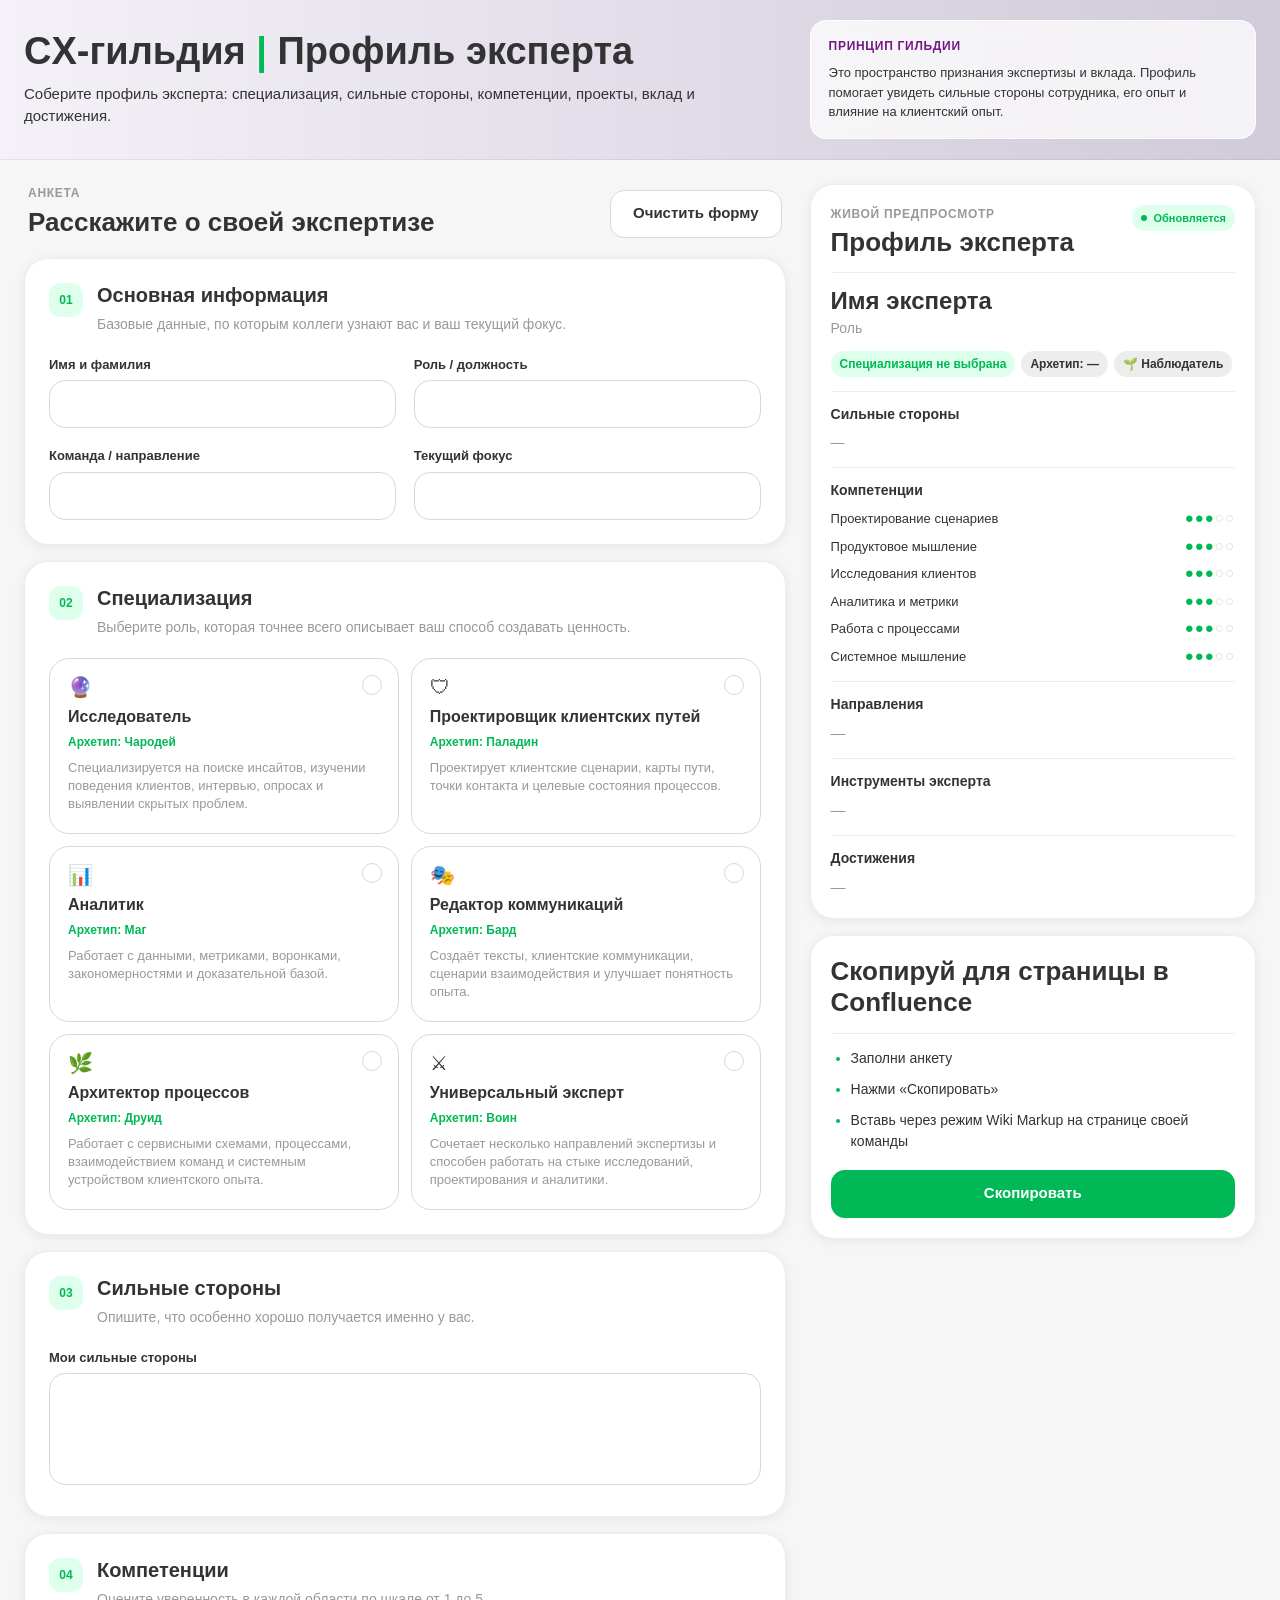
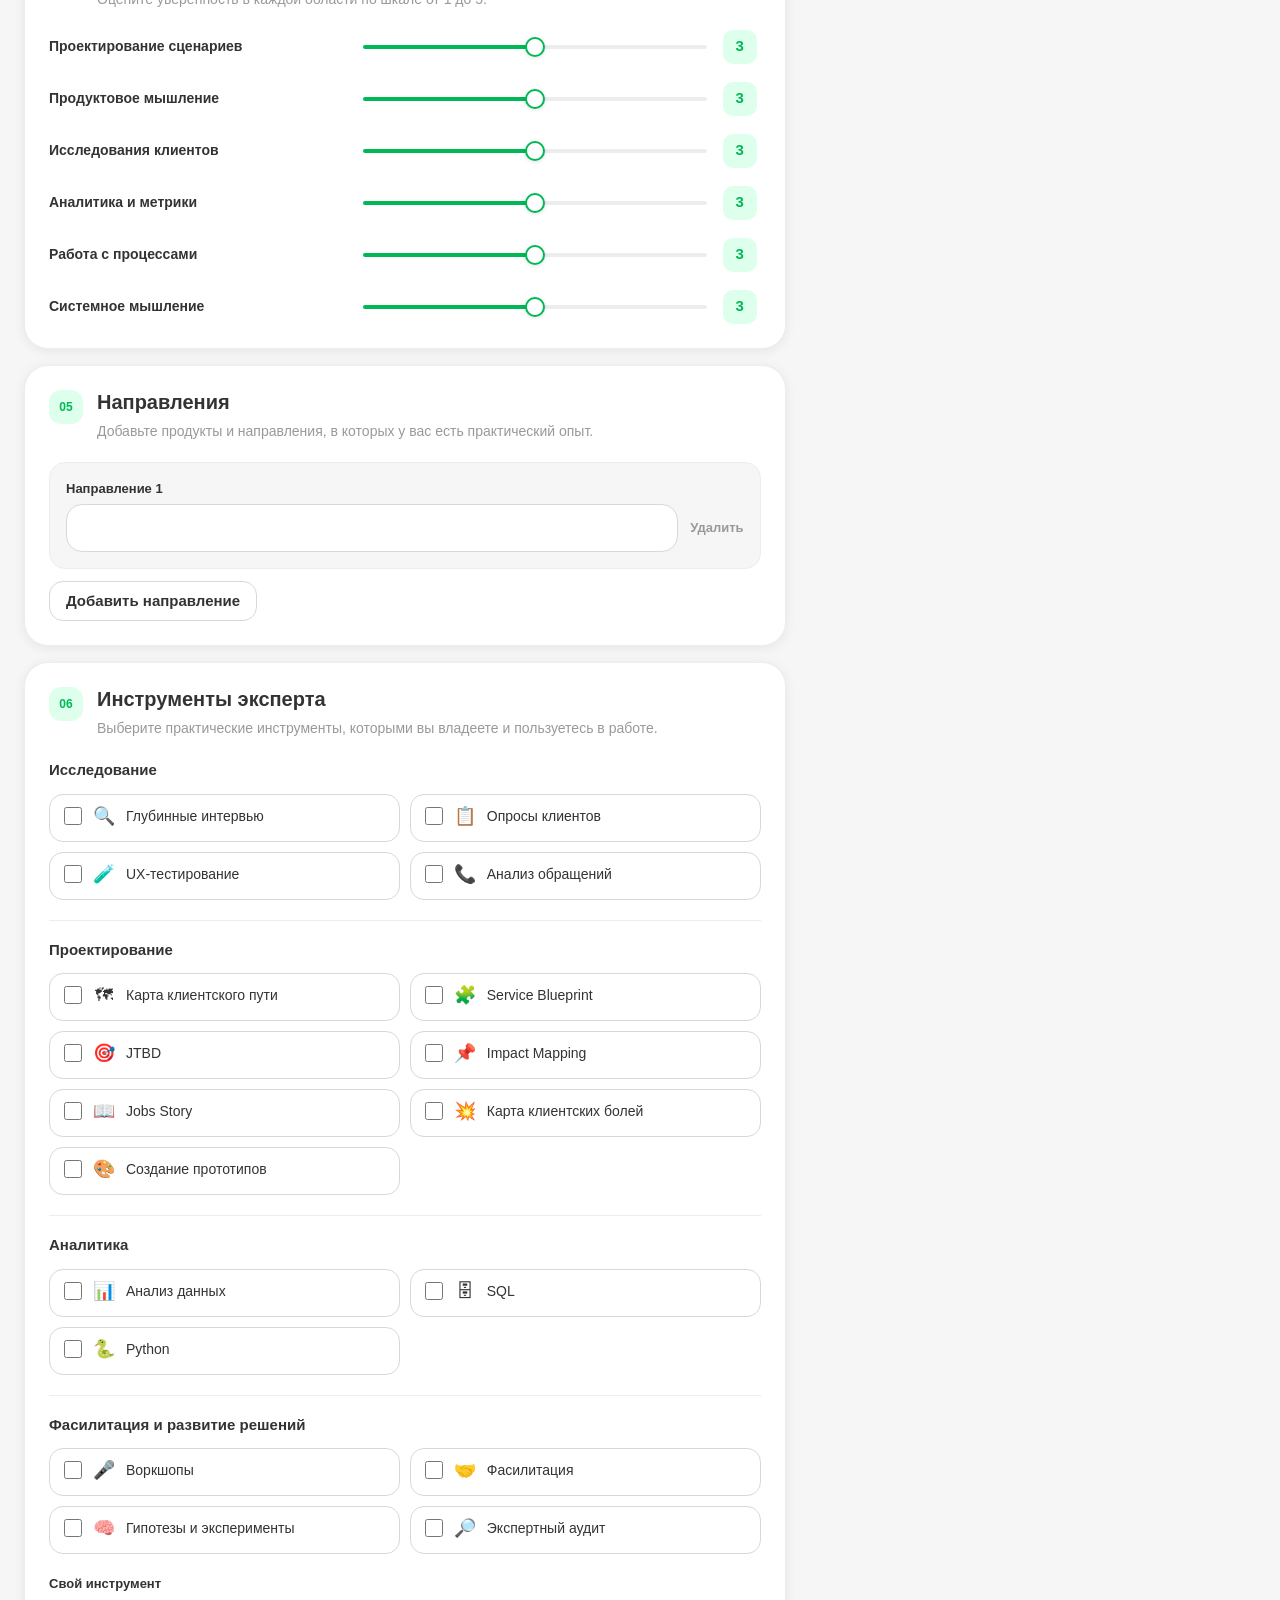
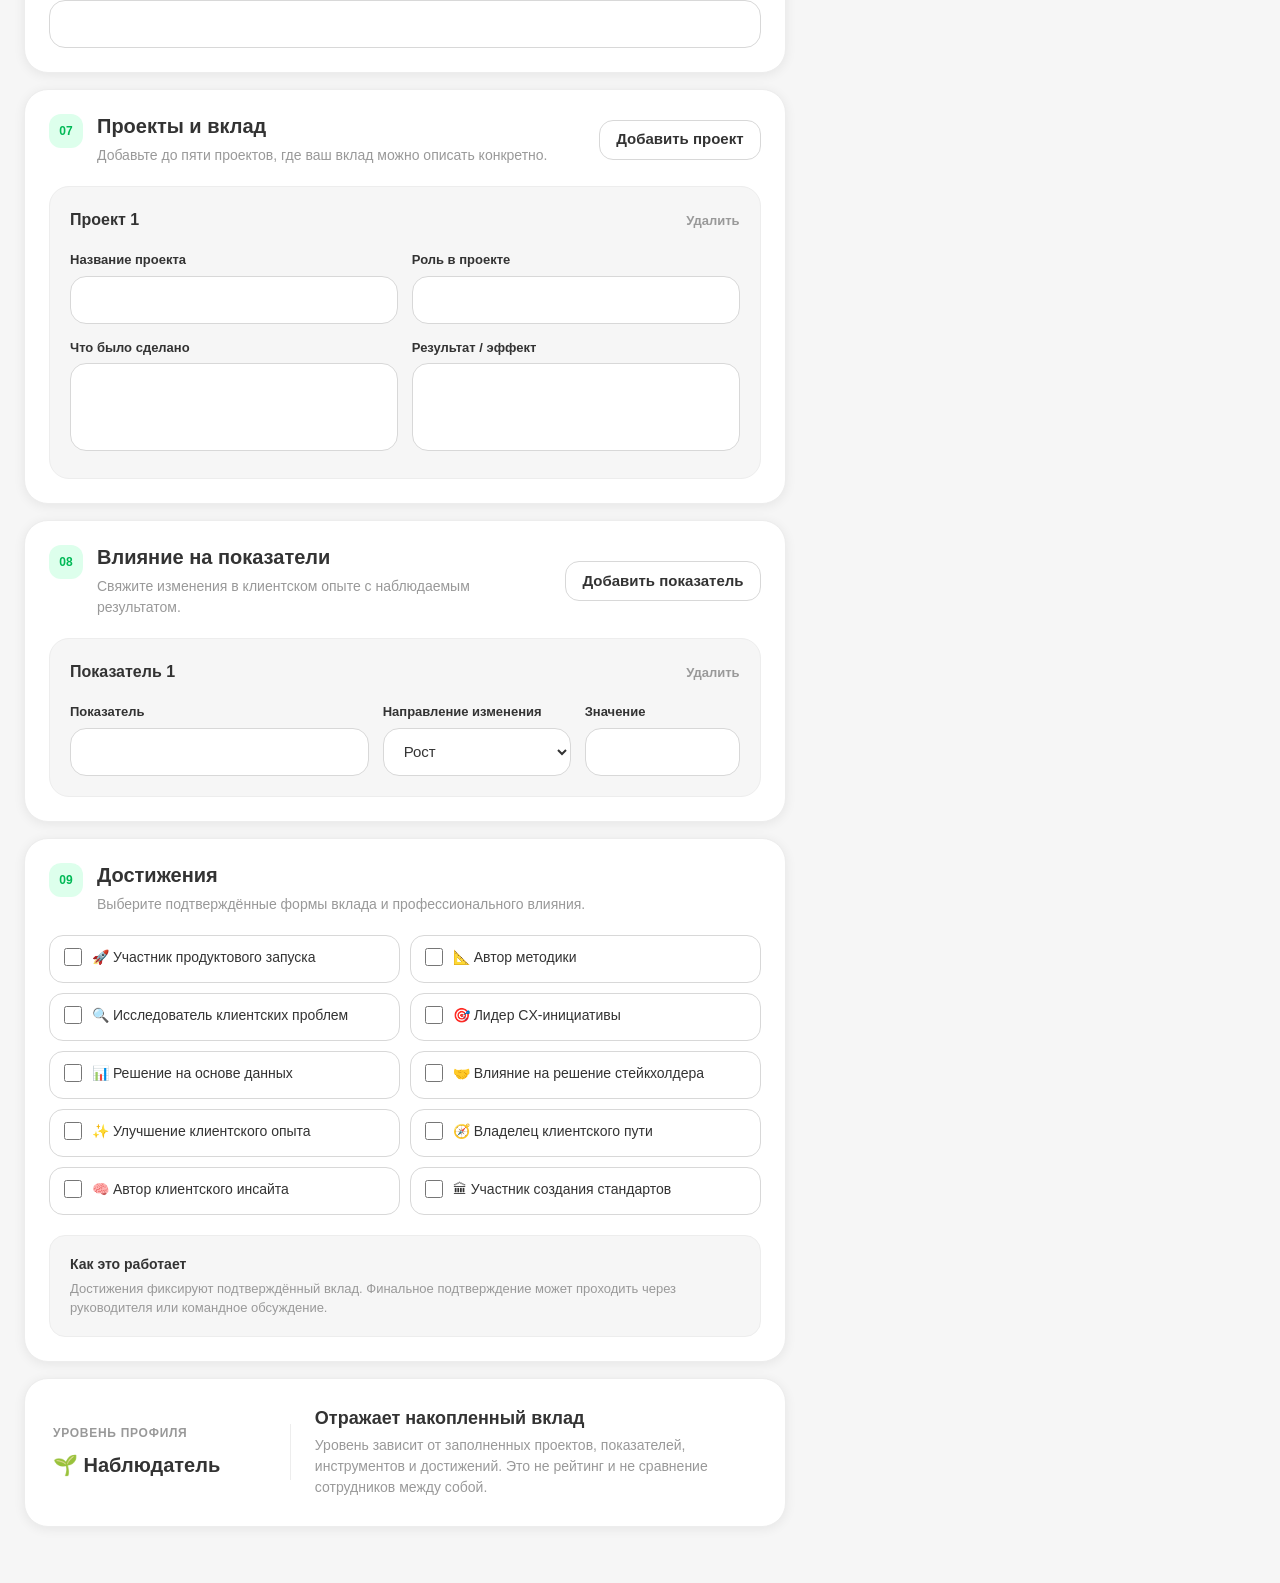
<file: CX_Guild/index.html>
<!doctype html>
<html lang="ru">
<head>
  <meta charset="utf-8">
  <meta name="viewport" content="width=device-width, initial-scale=1">
  <meta name="description" content="Интерактивный профиль эксперта CX-гильдии с генерацией wiki-разметки для Confluence.">
  <title>CX-гильдия | Профиль эксперта</title>
  <link rel="stylesheet" href="styles.css">
</head>
<body>
  <header class="page-header">
    <div class="page-header__inner">
      <div class="intro-grid">
        <div>
          <h1>CX-гильдия <span>|</span> Профиль эксперта</h1>
          <p class="lead">Соберите профиль эксперта: специализация, сильные стороны, компетенции, проекты, вклад и достижения.</p>
        </div>
        <div class="principle">
          <span class="principle__label">Принцип гильдии</span>
          <p>Это пространство признания экспертизы и вклада. Профиль помогает увидеть сильные стороны сотрудника, его опыт и влияние на клиентский опыт.</p>
        </div>
      </div>
    </div>
  </header>

  <main class="workspace">
    <section class="form-column" aria-label="Анкета эксперта">
      <div class="column-heading">
        <div>
          <span class="eyebrow">Анкета</span>
          <h2>Расскажите о своей экспертизе</h2>
        </div>
        <div class="top-actions">
          <button class="button button--secondary" type="button" id="clearButton">Очистить форму</button>
        </div>
      </div>

      <form id="profileForm" novalidate>
        <section class="form-section" aria-labelledby="basicTitle">
          <div class="section-heading">
            <span class="section-number">01</span>
            <div>
              <h3 id="basicTitle">Основная информация</h3>
              <p>Базовые данные, по которым коллеги узнают вас и ваш текущий фокус.</p>
            </div>
          </div>
          <div class="field-grid field-grid--two">
            <label class="field">
              <span>Имя и фамилия</span>
              <input type="text" id="fullName" autocomplete="name">
            </label>
            <label class="field">
              <span>Роль / должность</span>
              <input type="text" id="role">
            </label>
            <label class="field">
              <span>Команда / направление</span>
              <input type="text" id="team">
            </label>
            <label class="field">
              <span>Текущий фокус</span>
              <input type="text" id="focus">
            </label>
          </div>
        </section>

        <section class="form-section" aria-labelledby="specializationTitle">
          <div class="section-heading">
            <span class="section-number">02</span>
            <div>
              <h3 id="specializationTitle">Специализация</h3>
              <p>Выберите роль, которая точнее всего описывает ваш способ создавать ценность.</p>
            </div>
          </div>
          <div class="choice-grid" id="specializationOptions"></div>
        </section>

        <section class="form-section" aria-labelledby="strengthTitle">
          <div class="section-heading">
            <span class="section-number">03</span>
            <div>
              <h3 id="strengthTitle">Сильные стороны</h3>
              <p>Опишите, что особенно хорошо получается именно у вас.</p>
            </div>
          </div>
          <label class="field">
            <span>Мои сильные стороны</span>
            <textarea id="strength" rows="4"></textarea>
          </label>
        </section>

        <section class="form-section" aria-labelledby="competenciesTitle">
          <div class="section-heading">
            <span class="section-number">04</span>
            <div>
              <h3 id="competenciesTitle">Компетенции</h3>
              <p>Оцените уверенность в каждой области по шкале от 1 до 5.</p>
            </div>
          </div>
          <div class="competency-list" id="competencySliders"></div>
        </section>

        <section class="form-section" aria-labelledby="directionsTitle">
          <div class="section-heading">
            <span class="section-number">05</span>
            <div>
              <h3 id="directionsTitle">Направления</h3>
              <p>Добавьте продукты и направления, в которых у вас есть практический опыт.</p>
            </div>
          </div>
          <div class="direction-list" id="directionsList"></div>
          <button class="button button--secondary button--small direction-add-button" type="button" id="addDirectionButton">Добавить направление</button>
        </section>

        <section class="form-section" aria-labelledby="toolsTitle">
          <div class="section-heading">
            <span class="section-number">06</span>
            <div>
              <h3 id="toolsTitle">Инструменты эксперта</h3>
              <p>Выберите практические инструменты, которыми вы владеете и пользуетесь в работе.</p>
            </div>
          </div>
          <div class="tool-groups" id="toolOptions"></div>
          <label class="field field--spaced">
            <span>Свой инструмент</span>
            <input type="text" id="customTool">
          </label>
        </section>

        <section class="form-section" aria-labelledby="projectsTitle">
          <div class="section-heading section-heading--action">
            <div class="section-heading__main">
              <span class="section-number">07</span>
              <div>
                <h3 id="projectsTitle">Проекты и вклад</h3>
                <p>Добавьте до пяти проектов, где ваш вклад можно описать конкретно.</p>
              </div>
            </div>
            <button class="button button--secondary button--small" type="button" id="addProjectButton">Добавить проект</button>
          </div>
          <div class="repeat-list" id="projectsList"></div>
          <p class="limit-note" id="projectsLimit" hidden>Добавлено максимальное количество проектов.</p>
        </section>

        <section class="form-section" aria-labelledby="metricsTitle">
          <div class="section-heading section-heading--action">
            <div class="section-heading__main">
              <span class="section-number">08</span>
              <div>
                <h3 id="metricsTitle">Влияние на показатели</h3>
                <p>Свяжите изменения в клиентском опыте с наблюдаемым результатом.</p>
              </div>
            </div>
            <button class="button button--secondary button--small" type="button" id="addMetricButton">Добавить показатель</button>
          </div>
          <div class="repeat-list" id="metricsList"></div>
          <p class="limit-note" id="metricsLimit" hidden>Добавлено максимальное количество показателей.</p>
        </section>

        <section class="form-section" aria-labelledby="achievementsTitle">
          <div class="section-heading">
            <span class="section-number">09</span>
            <div>
              <h3 id="achievementsTitle">Достижения</h3>
              <p>Выберите подтверждённые формы вклада и профессионального влияния.</p>
            </div>
          </div>
          <div class="check-grid" id="achievementOptions"></div>
          <div class="note">
            <strong>Как это работает</strong>
            <p>Достижения фиксируют подтверждённый вклад. Финальное подтверждение может проходить через руководителя или командное обсуждение.</p>
          </div>
        </section>

        <section class="level-summary" aria-labelledby="levelSummaryTitle">
          <div class="level-summary__value">
            <span class="eyebrow">Уровень профиля</span>
            <strong id="formLevel">🌱 Наблюдатель</strong>
          </div>
          <div>
            <h3 id="levelSummaryTitle">Отражает накопленный вклад</h3>
            <p>Уровень зависит от заполненных проектов, показателей, инструментов и достижений. Это не рейтинг и не сравнение сотрудников между собой.</p>
          </div>
        </section>
      </form>
    </section>

    <aside class="side-column" aria-label="Предпросмотр и wiki-разметка">
      <div class="side-sticky">
        <section class="preview-card" aria-labelledby="previewTitle">
          <div class="preview-card__top">
            <div>
              <span class="eyebrow">Живой предпросмотр</span>
              <h2 id="previewTitle">Профиль эксперта</h2>
            </div>
            <span class="live-status"><span aria-hidden="true"></span>Обновляется</span>
          </div>
          <article id="profilePreview" class="profile-preview"></article>
        </section>

        <section class="wiki-card" aria-labelledby="wikiTitle">
          <div class="wiki-card__heading">
            <h2 id="wikiTitle">Скопируй для страницы в Confluence</h2>
          </div>
          <ul class="copy-steps">
            <li>Заполни анкету</li>
            <li>Нажми «Скопировать»</li>
            <li>Вставь через режим Wiki Markup на странице своей команды</li>
          </ul>
          <button class="button button--primary button--wide" type="button" id="copyButton">Скопировать</button>
        </section>
      </div>
    </aside>
  </main>

  <div class="toast" id="toast" role="status" aria-live="polite" aria-atomic="true" hidden>
    <span class="toast__mark" aria-hidden="true">✓</span>
    <span>Wiki-разметка скопирована.</span>
  </div>

  <script src="app.js"></script>
</body>
</html>
</file>
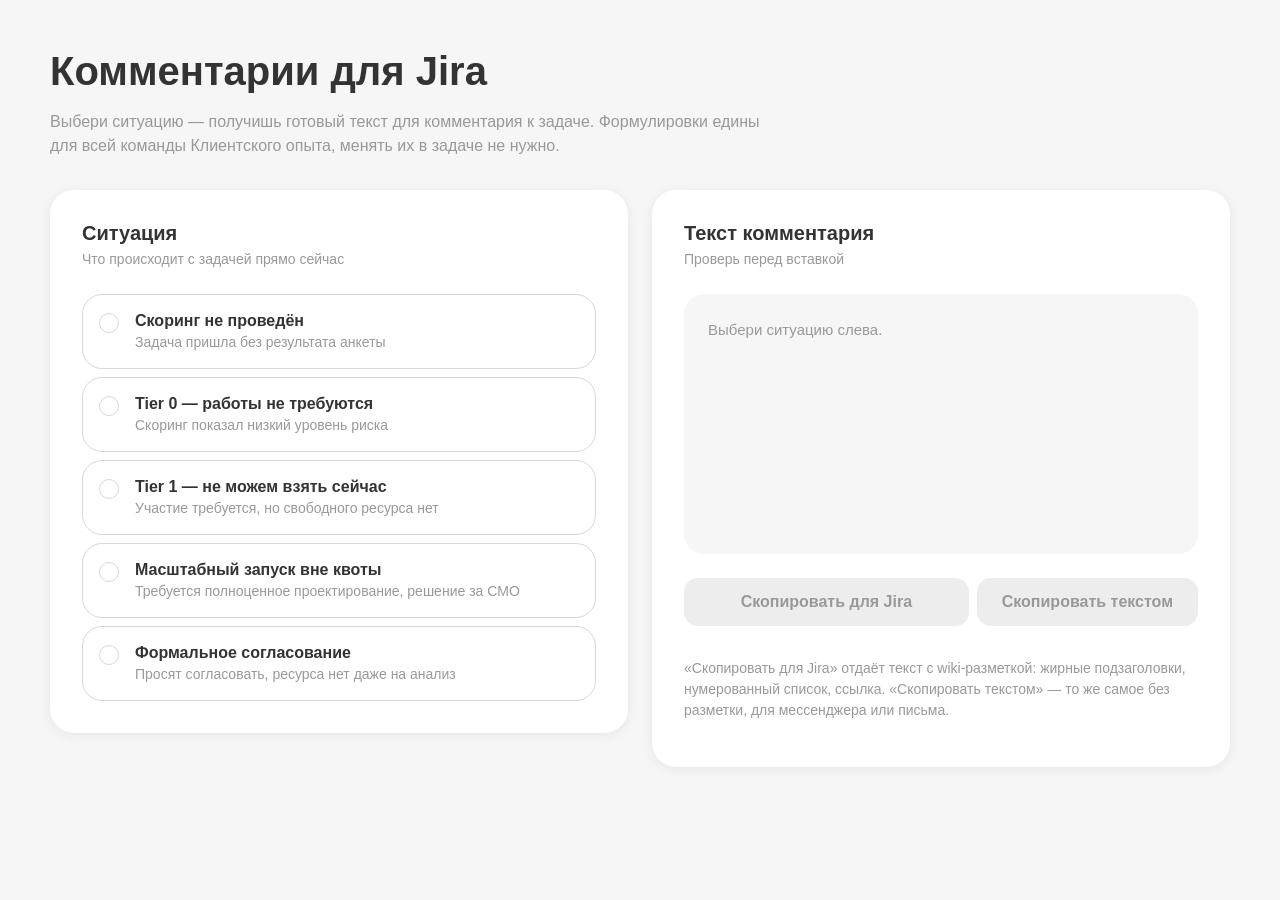
<file: Jira comments/index.html>
<!DOCTYPE html>
<html lang="ru">
<head>
<meta charset="utf-8">
<meta name="viewport" content="width=device-width, initial-scale=1">
<title>Комментарии для Jira — Клиентский опыт B2B</title>
<style>
:root {
  /* Brand */
  --mf-green: #00B956;
  --mf-green-hover: #10E272;
  --mf-button-down: #404D46;
  --mf-purple: #731982;

  --mf-banner-gradient: linear-gradient(90deg, #F5F1F8 0%, #EAE6EF 28%, #E3DEE9 48%, #D9D4E0 72%, #D1CBD9 100%);
  --mf-accent-callout-gradient: linear-gradient(105deg, #A74DF4 0%, #8E63F4 34%, #647FF4 66%, #35B8EF 100%);

  /* Neutral */
  --mf-bg: #F6F6F6;
  --mf-surface: #FFFFFF;
  --mf-surface-secondary: #EDEDED;
  --mf-border: #D8D8D8;
  --mf-text: #333333;
  --mf-text-secondary: #999999;
  --mf-text-disabled: #999999;

  /* Semantic */
  --mf-error: #F62434;
  --mf-warning: #FFA717;
  --mf-info: #34AAF2;
  --mf-success: #00B956;

  /* Soft */
  --mf-soft-green: #DDFFEC;
  --mf-soft-purple: #F2E5FF;
  --mf-soft-warning: #FFEDD1;
  --mf-soft-error: #FFC5C9;
  --mf-soft-info: #D8F1FF;

  /* Radius */
  --mf-radius-card: 24px;
  --mf-radius-tile: 20px;
  --mf-radius-input: 16px;
  --mf-radius-button: 14px;
  --mf-radius-nav: 12px;
  --mf-radius-pill: 999px;

  /* Shadow */
  --mf-shadow-card: 0 2px 12px rgba(0,0,0,0.07);
  --mf-shadow-card-hover: 0 8px 28px rgba(0,0,0,0.12);
  --mf-shadow-button-hover: 0 4px 16px rgba(0,185,86,0.30);
  --mf-shadow-modal: 0 12px 40px rgba(0,0,0,0.14);

  /* Spacing */
  --mf-space-xs: 4px;
  --mf-space-sm: 8px;
  --mf-space-md: 16px;
  --mf-space-lg: 24px;
  --mf-space-xl: 32px;
  --mf-space-xxl: 48px;
  --mf-space-xxxl: 64px;

  /* Typography */
  --mf-font: "MegaFon Graphik LC", Inter, Arial, sans-serif;
}

* { box-sizing: border-box; }

body {
  margin: 0;
  padding: var(--mf-space-xxl) var(--mf-space-lg);
  background: var(--mf-bg);
  font-family: var(--mf-font);
  color: var(--mf-text);
  -webkit-font-smoothing: antialiased;
}

.wrap { max-width: 1180px; margin: 0 auto; }

/* Header */
.page-head { margin-bottom: var(--mf-space-xl); }
h1 { font-size: 40px; line-height: 1.15; font-weight: 700; margin: 0 0 var(--mf-space-md); }
.page-sub { font-size: 16px; color: var(--mf-text-secondary); margin: 0; max-width: 720px; line-height: 1.5; }

/* Layout */
.layout {
  display: grid;
  grid-template-columns: 1fr 1fr;
  gap: var(--mf-space-lg);
  align-items: start;
}
@media (max-width: 980px) { .layout { grid-template-columns: 1fr; } }

.card {
  background: var(--mf-surface);
  border-radius: var(--mf-radius-card);
  box-shadow: var(--mf-shadow-card);
  padding: var(--mf-space-xl);
}

.card-title {
  font-size: 20px;
  font-weight: 700;
  margin: 0 0 var(--mf-space-xs);
}
.card-hint {
  font-size: 14px;
  color: var(--mf-text-secondary);
  margin: 0 0 var(--mf-space-lg);
  line-height: 1.5;
}

/* Situation tiles */
.tiles { display: flex; flex-direction: column; gap: var(--mf-space-sm); }

.tile {
  display: flex;
  gap: var(--mf-space-md);
  align-items: flex-start;
  width: 100%;
  text-align: left;
  padding: var(--mf-space-md);
  background: var(--mf-surface);
  border: 1px solid var(--mf-border);
  border-radius: var(--mf-radius-tile);
  cursor: pointer;
  font-family: var(--mf-font);
  color: var(--mf-text);
  transition: border-color .15s ease, box-shadow .15s ease;
}
.tile:hover { border-color: var(--mf-green); }
.tile.is-active { border-color: var(--mf-green); box-shadow: 0 0 0 1px var(--mf-green) inset; }

.tile-mark {
  flex: 0 0 auto;
  width: 20px; height: 20px;
  margin-top: 2px;
  border-radius: var(--mf-radius-pill);
  border: 1.5px solid var(--mf-border);
  position: relative;
}
.tile.is-active .tile-mark { border-color: var(--mf-green); }
.tile.is-active .tile-mark::after {
  content: "";
  position: absolute;
  inset: 4px;
  border-radius: var(--mf-radius-pill);
  background: var(--mf-green);
}

.tile-body { flex: 1 1 auto; }
.tile-name { font-size: 16px; font-weight: 700; margin: 0 0 var(--mf-space-xs); line-height: 1.3; }
.tile-desc { font-size: 14px; color: var(--mf-text-secondary); margin: 0; line-height: 1.45; }

/* Fields */
.fields { margin-top: var(--mf-space-xl); padding-top: var(--mf-space-xl); border-top: 1px solid var(--mf-border); }
.fields[hidden] { display: none; }

.field-label {
  display: block;
  font-size: 14px;
  font-weight: 700;
  margin-bottom: var(--mf-space-sm);
}
.field-note { font-size: 14px; color: var(--mf-text-secondary); margin: var(--mf-space-sm) 0 0; line-height: 1.45; }

input[type="text"] {
  width: 100%;
  height: 48px;
  padding: 0 var(--mf-space-md);
  font-family: var(--mf-font);
  font-size: 16px;
  color: var(--mf-text);
  background: var(--mf-surface);
  border: 1px solid var(--mf-border);
  border-radius: var(--mf-radius-input);
  outline: none;
  transition: border-color .15s ease;
}
input[type="text"]:focus { border-color: var(--mf-green); }
input[type="text"]::placeholder { color: var(--mf-text-secondary); }

/* Preview */
.preview-card { position: sticky; top: var(--mf-space-lg); }

.preview {
  background: var(--mf-bg);
  border-radius: var(--mf-radius-tile);
  padding: var(--mf-space-lg);
  font-size: 15px;
  line-height: 1.6;
  white-space: pre-wrap;
  min-height: 260px;
  margin-bottom: var(--mf-space-lg);
}
.preview .ph {
  background: var(--mf-soft-warning);
  border-radius: var(--mf-space-xs);
  padding: 0 var(--mf-space-xs);
}
.preview .empty { color: var(--mf-text-secondary); }
.preview a { color: var(--mf-green); text-decoration: underline; }
.preview a:hover { color: var(--mf-green-hover); }
.preview .li { display: flex; gap: var(--mf-space-sm); }
.preview .li-num { flex: 0 0 auto; }

.actions { display: flex; gap: var(--mf-space-sm); }

.btn {
  height: 48px;
  padding: 0 var(--mf-space-lg);
  border-radius: var(--mf-radius-button);
  font-family: var(--mf-font);
  font-size: 16px;
  font-weight: 700;
  cursor: pointer;
  border: 1px solid transparent;
  transition: background-color .15s ease, box-shadow .15s ease, border-color .15s ease, color .15s ease;
}
.btn-primary { background: var(--mf-green); color: #FFFFFF; flex: 1 1 auto; }
.btn-primary:hover { background: var(--mf-green-hover); box-shadow: var(--mf-shadow-button-hover); }
.btn-primary:active { background: var(--mf-button-down); }
.btn-secondary { background: var(--mf-surface); color: var(--mf-text); border-color: var(--mf-border); }
.btn-secondary:hover { border-color: var(--mf-green); color: var(--mf-green); }
.btn:disabled { background: var(--mf-surface-secondary); color: var(--mf-text-disabled); border-color: transparent; cursor: default; box-shadow: none; }

.footnote {
  margin-top: var(--mf-space-xl);
  font-size: 14px;
  color: var(--mf-text-secondary);
  line-height: 1.5;
}
</style>
</head>
<body>
<div class="wrap">

  <header class="page-head">
    <h1>Комментарии для Jira</h1>
    <p class="page-sub">Выбери ситуацию — получишь готовый текст для комментария к задаче. Формулировки едины для всей команды Клиентского опыта, менять их в задаче не нужно.</p>
  </header>

  <div class="layout">

    <section class="card">
      <h2 class="card-title">Ситуация</h2>
      <p class="card-hint">Что происходит с задачей прямо сейчас</p>

      <div class="tiles" id="tiles"></div>

      <div class="fields" id="fields" hidden>
        <label class="field-label" for="dateInput">С какой даты готовы взять задачу</label>
        <input type="text" id="dateInput" placeholder="например, 15 сентября">
        <p class="field-note">Подставится в первый вариант. Если оставить пустым, в тексте останется метка — заполнишь вручную.</p>
      </div>
    </section>

    <section class="card preview-card">
      <h2 class="card-title">Текст комментария</h2>
      <p class="card-hint">Проверь перед вставкой</p>

      <div class="preview" id="preview"><span class="empty">Выбери ситуацию слева.</span></div>

      <div class="actions">
        <button class="btn btn-primary" id="copyWiki" disabled>Скопировать для Jira</button>
        <button class="btn btn-secondary" id="copyPlain" disabled>Скопировать текстом</button>
      </div>

      <p class="footnote">«Скопировать для Jira» отдаёт текст с wiki-разметкой: жирные подзаголовки, нумерованный список, ссылка. «Скопировать текстом» — то же самое без разметки, для мессенджера или письма.</p>
    </section>

  </div>
</div>

<script>
var SCORING_URL = "https://ildarxabib.github.io/CX_Projects/scoring_matrix/";
var DATE_PH = "{дата}";

var CASES = [
  {
    id: "scoring",
    name: "Скоринг не проведён",
    desc: "Задача пришла без результата анкеты",
    needsDate: false,
    wiki: function () {
      return "Привет! Чтобы мы смогли взять твою задачу в работу, пожалуйста, пройди онлайн-скоринг по [ссылке|" + SCORING_URL + "], это займёт не более 10 минут. Скоринг позволяет оценить потенциальное влияние на клиентский опыт и определяет формат участия нашей команды. Пожалуйста, зафиксируй результат скоринга в виде комментария под этой задачей (кнопка «Скопировать для Jira» прямо в онлайн-анкете). Если возникнут сложности или вопросы, оставь свой комментарий здесь или напиши мне в TrueConf.";
    },
    plain: function () {
      return "Привет! Чтобы мы смогли взять твою задачу в работу, пожалуйста, пройди онлайн-скоринг по ссылке: " + SCORING_URL + " — это займёт не более 10 минут. Скоринг позволяет оценить потенциальное влияние на клиентский опыт и определяет формат участия нашей команды. Пожалуйста, зафиксируй результат скоринга в виде комментария под этой задачей (кнопка «Скопировать для Jira» прямо в онлайн-анкете). Если возникнут сложности или вопросы, оставь свой комментарий здесь или напиши мне в TrueConf.";
    }
  },
  {
    id: "tier0",
    name: "Tier 0 — работы не требуются",
    desc: "Скоринг показал низкий уровень риска",
    needsDate: false,
    wiki: function () {
      return "Привет! По результатам скоринга задача классифицирована как запуск с низким уровнем риска, работы со стороны Клиентского опыта не требуются. Ответственность за дизайн продукта и финальный путь пользователя остаётся на стороне продуктовой команды. В случае выхода на ComCom согласование инициативы Клиентским опытом будет носить технический характер.";
    }
  },
  {
    id: "tier1-no-capacity",
    name: "Tier 1 — не можем взять сейчас",
    desc: "Участие требуется, но свободного ресурса нет",
    needsDate: true,
    wiki: function (date) {
      var d = date || DATE_PH;
      return [
        "Привет! По результатам скоринга задача относится к Tier 1 — участие Клиентского опыта по ней требуется. Но сейчас у команды нет свободного ресурса, чтобы взять её в работу в твои сроки. Предлагаю выбрать один из трёх вариантов — напиши здесь, какой подходит:",
        "",
        "# *Сдвиг сроков.* Готовы взять задачу в работу с " + d + ", проработка займёт порядка одного спринта (1 неделя).",
        "# *Самостоятельная проработка.* Вы прорабатываете клиентский путь и требования своими силами. Мы в проработке не участвуем и результат не проверяем — ответственность за клиентский путь остаётся на продуктовой команде.",
        "# *Техническое согласование.* Согласуем задачу формально, без анализа с нашей стороны. Важно понимать цену: проработки клиентского опыта по задаче не будет вообще, ответственность за качество клиентского пути полностью на продуктовой команде, на ComCom наше согласование будет техническим.",
        "",
        "Если ни один из вариантов не подходит — давай обсудим приоритеты, напиши мне в TrueConf."
      ].join("\n");
    },
    plain: function (date) {
      var d = date || DATE_PH;
      return [
        "Привет! По результатам скоринга задача относится к Tier 1 — участие Клиентского опыта по ней требуется. Но сейчас у команды нет свободного ресурса, чтобы взять её в работу в твои сроки. Предлагаю выбрать один из трёх вариантов — напиши здесь, какой подходит:",
        "",
        "1. Сдвиг сроков. Готовы взять задачу в работу с " + d + ", проработка займёт порядка одного спринта (1 неделя).",
        "2. Самостоятельная проработка. Вы прорабатываете клиентский путь и требования своими силами. Мы в проработке не участвуем и результат не проверяем — ответственность за клиентский путь остаётся на продуктовой команде.",
        "3. Техническое согласование. Согласуем задачу формально, без анализа с нашей стороны. Важно понимать цену: проработки клиентского опыта по задаче не будет вообще, ответственность за качество клиентского пути полностью на продуктовой команде, на ComCom наше согласование будет техническим.",
        "",
        "Если ни один из вариантов не подходит — давай обсудим приоритеты, напиши мне в TrueConf."
      ].join("\n");
    }
  },
  {
    id: "tier-s",
    name: "Масштабный запуск вне квоты",
    desc: "Требуется полноценное проектирование, решение за CMO",
    needsDate: false,
    wiki: function () {
      return "Привет! Задача выглядит как масштабный запуск: по влиянию на клиента она выходит за рамки обычной проработки и требует полноценного проектирования клиентского пути. Такие задачи Клиентский опыт берёт в работу по решению CMO в рамках квартального планирования. Пожалуйста, вынеси задачу на обсуждение с CMO — после решения включим её в план. Пока решения нет, работы по задаче с нашей стороны не ведутся. Если ждать нельзя, можем дать точечные рекомендации в сокращённом формате — напиши здесь.";
    }
  },
  {
    id: "formal",
    name: "Формальное согласование",
    desc: "Просят согласовать, ресурса нет даже на анализ",
    needsDate: false,
    wiki: function () {
      return "Привет! Вижу задачу на согласование. Сейчас у Клиентского опыта нет свободного ресурса, чтобы провести анализ по этой инициативе — целевой клиентский путь и требования мы не смотрели. Согласование с нашей стороны носит формально-технический характер: мы не возражаем против инициативы, но не подтверждаем качество проработки клиентского пути. Ответственность за дизайн продукта и финальный путь пользователя остаётся на продуктовой команде. Если по ходу реализации появятся вопросы по клиентскому опыту — готовы оказывать точечную консультационную поддержку.";
    }
  }
];

var state = { caseId: null, date: "" };

var tilesEl = document.getElementById("tiles");
var fieldsEl = document.getElementById("fields");
var dateEl = document.getElementById("dateInput");
var previewEl = document.getElementById("preview");
var copyWikiBtn = document.getElementById("copyWiki");
var copyPlainBtn = document.getElementById("copyPlain");

function currentCase() {
  for (var i = 0; i < CASES.length; i++) {
    if (CASES[i].id === state.caseId) return CASES[i];
  }
  return null;
}

function wikiText() {
  var c = currentCase();
  if (!c) return "";
  return c.wiki(state.date);
}

function plainText() {
  var c = currentCase();
  if (!c) return "";
  if (c.plain) return c.plain(state.date);
  return c.wiki(state.date);
}

function escapeHtml(s) {
  return s.replace(/&/g, "&amp;").replace(/</g, "&lt;").replace(/>/g, "&gt;");
}

function inlineWiki(line) {
  var out = escapeHtml(line);
  out = out.replace(/\[([^\]|]+)\|([^\]]+)\]/g, function (m, label, url) {
    return '<a href="' + url + '" target="_blank" rel="noopener">' + label + "</a>";
  });
  out = out.replace(/\*([^*]+)\*/g, "<strong>$1</strong>");
  out = out.split(escapeHtml(DATE_PH)).join('<span class="ph">' + escapeHtml(DATE_PH) + "</span>");
  return out;
}

function renderWiki(text) {
  var lines = text.split("\n");
  var counter = 0;
  var html = [];
  lines.forEach(function (line) {
    if (line.indexOf("# ") === 0) {
      counter += 1;
      html.push('<div class="li"><span class="li-num">' + counter + '.</span><span>' + inlineWiki(line.slice(2)) + "</span></div>");
    } else {
      if (line.trim() !== "") counter = 0;
      html.push("<div>" + (line === "" ? "&nbsp;" : inlineWiki(line)) + "</div>");
    }
  });
  return html.join("");
}

function renderTiles() {
  tilesEl.innerHTML = "";
  CASES.forEach(function (c) {
    var btn = document.createElement("button");
    btn.type = "button";
    btn.className = "tile" + (state.caseId === c.id ? " is-active" : "");
    btn.innerHTML =
      '<span class="tile-mark"></span>' +
      '<span class="tile-body">' +
        '<span class="tile-name">' + escapeHtml(c.name) + "</span>" +
        '<p class="tile-desc">' + escapeHtml(c.desc) + "</p>" +
      "</span>";
    btn.addEventListener("click", function () {
      state.caseId = c.id;
      render();
    });
    tilesEl.appendChild(btn);
  });
}

function renderPreview() {
  var c = currentCase();
  if (!c) {
    previewEl.innerHTML = '<span class="empty">Выбери ситуацию слева.</span>';
    copyWikiBtn.disabled = true;
    copyPlainBtn.disabled = true;
    return;
  }
  previewEl.innerHTML = renderWiki(wikiText());
  copyWikiBtn.disabled = false;
  copyPlainBtn.disabled = false;
}

function render() {
  renderTiles();
  var c = currentCase();
  fieldsEl.hidden = !(c && c.needsDate);
  renderPreview();
}

function flash(btn, label) {
  var original = btn.textContent;
  btn.textContent = label;
  setTimeout(function () { btn.textContent = original; }, 1800);
}

function copy(text, btn) {
  if (navigator.clipboard && navigator.clipboard.writeText) {
    navigator.clipboard.writeText(text).then(function () {
      flash(btn, "Скопировано");
    }).catch(function () {
      fallbackCopy(text, btn);
    });
  } else {
    fallbackCopy(text, btn);
  }
}

function fallbackCopy(text, btn) {
  var ta = document.createElement("textarea");
  ta.value = text;
  ta.style.position = "fixed";
  ta.style.opacity = "0";
  document.body.appendChild(ta);
  ta.select();
  try { document.execCommand("copy"); flash(btn, "Скопировано"); }
  catch (e) { flash(btn, "Не удалось"); }
  document.body.removeChild(ta);
}

dateEl.addEventListener("input", function () {
  state.date = dateEl.value.trim();
  renderPreview();
});

copyWikiBtn.addEventListener("click", function () { copy(wikiText(), copyWikiBtn); });
copyPlainBtn.addEventListener("click", function () { copy(plainText(), copyPlainBtn); });

render();
</script>
</body>
</html>
</file>
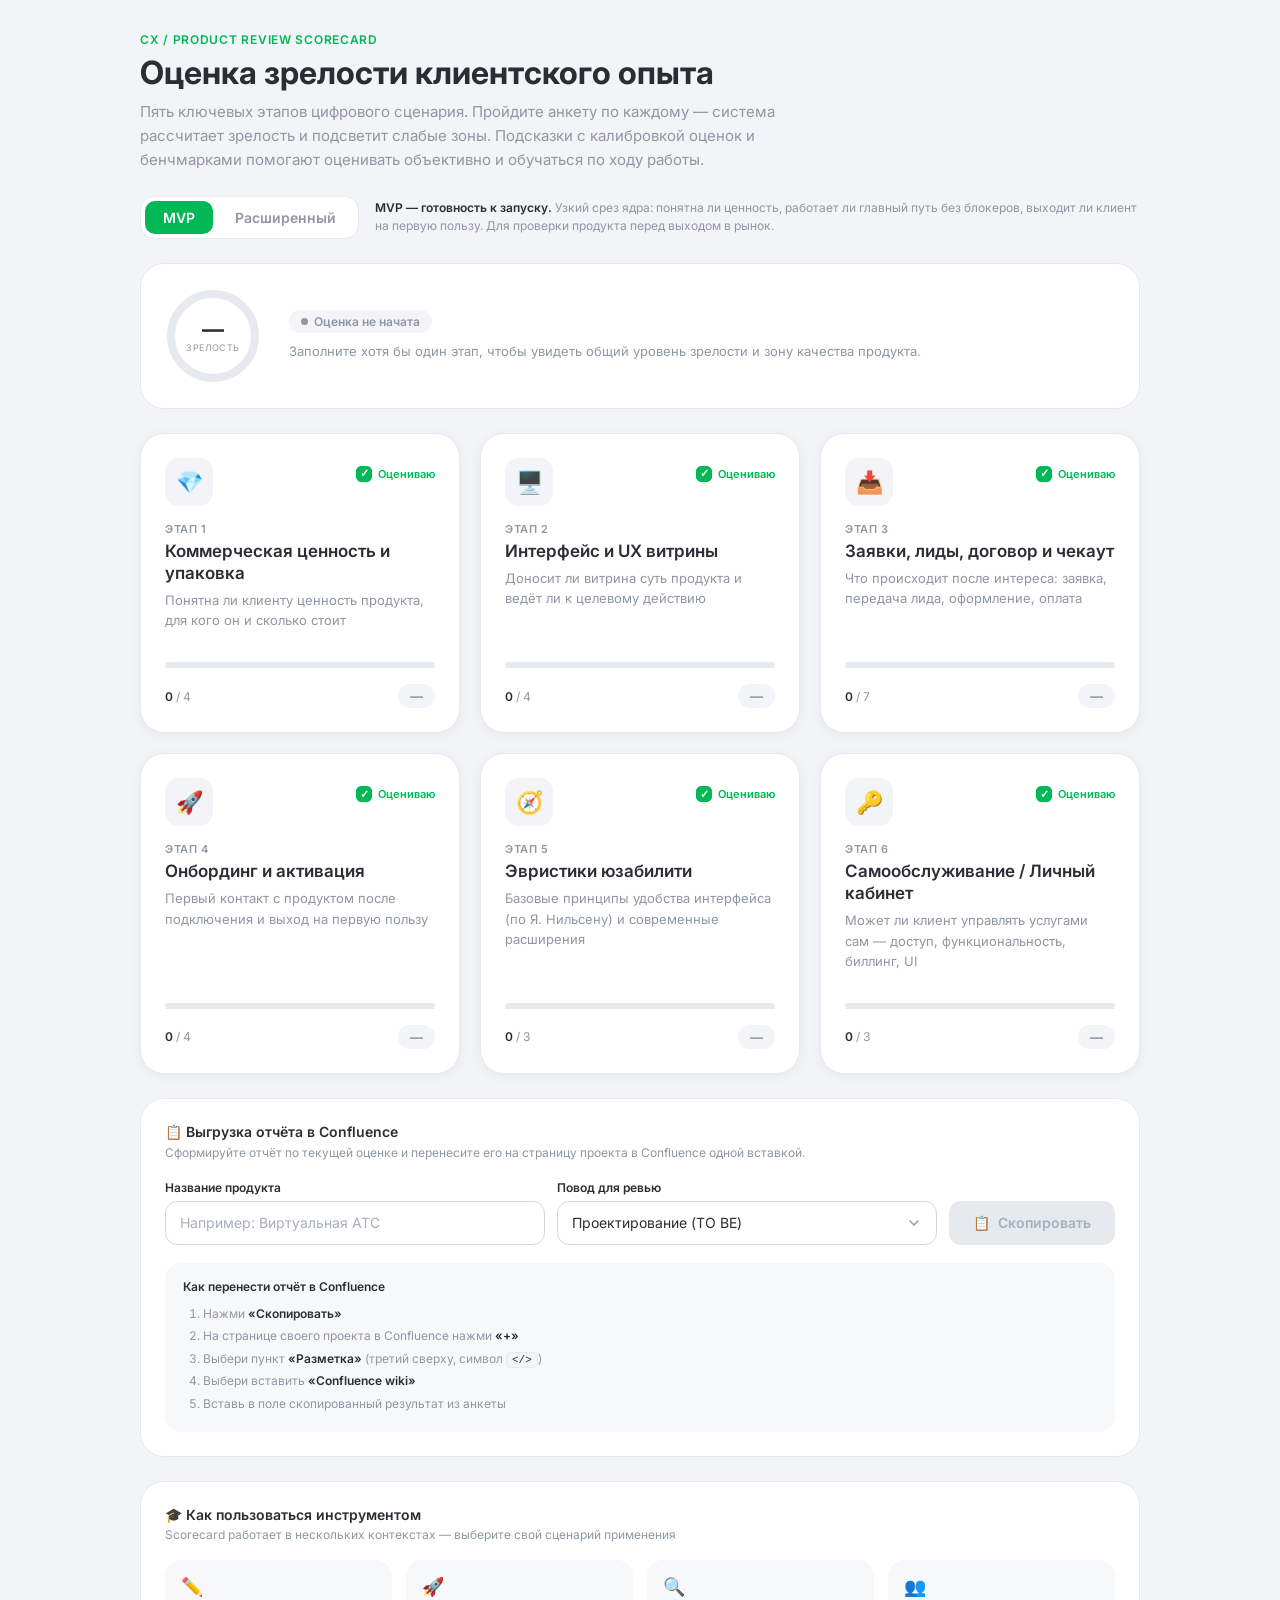
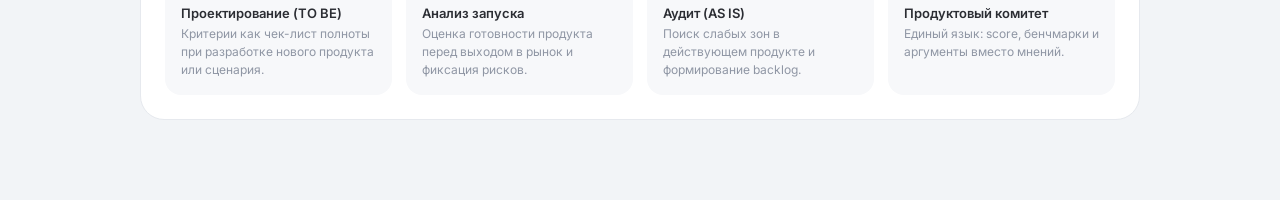
<file: Product CX Scoring/index.html>
<!DOCTYPE html>
<html lang="ru">
<head>
<meta charset="UTF-8">
<meta name="viewport" content="width=device-width, initial-scale=1.0">
<title>CX / Product Review Scorecard</title>
<style>
  @import url('https://fonts.googleapis.com/css2?family=Inter:wght@400;500;600;700&display=swap');
  :root{
    --green:#00B956;--green-hover:#00A94F;--green-light:#EAFBF1;--green-border:rgba(0,185,86,.2);
    --bg:#F2F4F7;--card:#FFFFFF;--surface:#F7F8FA;--border:#E6E9EE;--border-dark:#D2D5DA;
    --text:#2B2D33;--secondary:#8F96A4;--disabled:#A8AFB9;
    --warn-bg:#FFF6E5;--warn:#FF9F0A;--info-bg:#DDF5FF;--info:#00B5FF;--err-bg:#FFF0F0;--err:#FF4D4F;
    --purple:#731982;--purple-bg:#F3E8F9;
  }
  *,*::before,*::after{box-sizing:border-box;margin:0;padding:0}
  body{font-family:'Inter',sans-serif;background:var(--bg);color:var(--text);min-height:100vh;padding:32px 24px 80px}
  .wrap{max-width:1000px;margin:0 auto}
  .view{display:none;animation:fadeUp .35s ease both}
  .view.active{display:block}
  @keyframes fadeUp{from{opacity:0;transform:translateY(12px)}to{opacity:1;transform:translateY(0)}}

  /* OVERVIEW */
  .ov-head{margin-bottom:24px}
  .ov-eyebrow{font-size:12px;font-weight:600;letter-spacing:.06em;text-transform:uppercase;color:var(--green);margin-bottom:8px}
  .ov-title{font-size:32px;font-weight:700;margin-bottom:8px;line-height:1.15}
  .ov-sub{font-size:15px;color:var(--secondary);line-height:1.6;max-width:700px}

  /* MODE TOGGLE */
  .mode-bar{display:flex;align-items:center;gap:16px;margin:20px 0 24px;flex-wrap:wrap}
  .mode-switch{display:inline-flex;background:var(--card);border:1.5px solid var(--border);border-radius:14px;padding:4px;gap:4px}
  .mode-opt{padding:8px 18px;border-radius:10px;font-size:14px;font-weight:600;color:var(--secondary);cursor:pointer;border:none;background:transparent;transition:background .15s,color .15s;font-family:'Inter',sans-serif}
  .mode-opt.active{background:var(--green);color:#fff}
  .mode-hint{font-size:12px;color:var(--secondary);line-height:1.5;flex:1;min-width:220px}
  .mode-hint b{color:var(--text);font-weight:600}

  .summary-card{background:var(--card);border:1.5px solid var(--border);border-radius:24px;padding:24px;margin-bottom:24px;display:flex;align-items:center;gap:28px;flex-wrap:wrap}
  .summary-ring{position:relative;width:96px;height:96px;flex-shrink:0}
  .summary-ring svg{transform:rotate(-90deg)}
  .summary-ring-val{position:absolute;inset:0;display:flex;flex-direction:column;align-items:center;justify-content:center}
  .summary-ring-pct{font-size:22px;font-weight:700;line-height:1}
  .summary-ring-lbl{font-size:9px;color:var(--secondary);text-transform:uppercase;letter-spacing:.05em;margin-top:2px}
  .summary-info{flex:1;min-width:200px}
  .summary-zone{display:inline-flex;align-items:center;gap:6px;padding:4px 12px;border-radius:999px;font-size:12px;font-weight:600;margin-bottom:8px}
  .summary-zone .dot{width:7px;height:7px;border-radius:50%}
  .summary-text{font-size:13px;color:var(--secondary);line-height:1.6}
  .zone-red{background:var(--err-bg);color:var(--err)}.zone-red .dot{background:var(--err)}
  .zone-yellow{background:var(--warn-bg);color:var(--warn)}.zone-yellow .dot{background:var(--warn)}
  .zone-green{background:var(--green-light);color:var(--green)}.zone-green .dot{background:var(--green)}
  .zone-ref{background:var(--info-bg);color:var(--info)}.zone-ref .dot{background:var(--info)}
  .zone-empty{background:var(--bg);color:var(--secondary)}.zone-empty .dot{background:var(--secondary)}

  .stage-grid{display:grid;grid-template-columns:repeat(auto-fill,minmax(300px,1fr));gap:20px}
  .stage-card{background:var(--card);border:1.5px solid var(--border);border-radius:24px;padding:24px;cursor:pointer;transition:border-color .15s,box-shadow .2s,transform .2s;display:flex;flex-direction:column;box-shadow:0 2px 12px rgba(0,0,0,.05)}
  .stage-card:hover{border-color:var(--green);box-shadow:0 8px 28px rgba(0,0,0,.10);transform:translateY(-2px)}
  .stage-card:hover .stage-icon{background:var(--green-light)}
  .stage-icon{width:48px;height:48px;border-radius:14px;background:var(--bg);display:flex;align-items:center;justify-content:center;font-size:22px;margin-bottom:16px;transition:background .15s}
  .stage-card-head{display:flex;align-items:flex-start;justify-content:space-between;gap:10px}
  .stage-card.off{opacity:.6}
  .stage-card.off .stage-icon{filter:grayscale(.5)}
  .blk-check{display:inline-flex;align-items:center;gap:6px;font-size:11px;font-weight:600;color:var(--secondary);cursor:pointer;user-select:none;padding:6px 0;margin-top:2px}
  .blk-check input{appearance:none;-webkit-appearance:none;width:16px;height:16px;border:1.5px solid var(--border-dark);border-radius:5px;cursor:pointer;position:relative;transition:background .15s,border-color .15s;flex-shrink:0}
  .blk-check input:checked{background:var(--green);border-color:var(--green)}
  .blk-check input:checked::after{content:'✓';position:absolute;inset:0;color:#fff;font-size:11px;font-weight:700;display:flex;align-items:center;justify-content:center}
  .blk-check.on{color:var(--green)}
  .stage-num{font-size:11px;font-weight:600;color:var(--secondary);letter-spacing:.05em;margin-bottom:4px}
  .stage-name{font-size:17px;font-weight:600;line-height:1.3;margin-bottom:6px}
  .stage-short{font-size:13px;color:var(--secondary);line-height:1.55;margin-bottom:18px;flex:1}
  .stage-bar{height:5px;background:var(--border);border-radius:999px;overflow:hidden;margin-top:14px}
  .stage-bar-fill{height:100%;border-radius:999px;background:var(--green);transition:width .4s ease;width:0}
  .stage-foot{display:flex;align-items:center;justify-content:space-between;padding-top:16px;border-top:1px solid var(--border)}
  .stage-progress-txt{font-size:12px;color:var(--secondary)}
  .stage-progress-txt b{color:var(--text);font-weight:600}
  .stage-score-pill{font-size:13px;font-weight:700;padding:4px 12px;border-radius:999px}
  .pill-empty{background:var(--bg);color:var(--secondary)}
  .pill-red{background:var(--err-bg);color:var(--err)}.pill-yellow{background:var(--warn-bg);color:var(--warn)}
  .pill-green{background:var(--green-light);color:var(--green)}.pill-ref{background:var(--info-bg);color:var(--info)}

  .usage-strip{background:var(--card);border:1.5px solid var(--border);border-radius:24px;padding:24px;margin-top:24px}
  /* export block */
  .export-strip{background:var(--card);border:1.5px solid var(--border);border-radius:24px;padding:24px;margin-top:24px}
  .export-title{font-size:14px;font-weight:600;margin-bottom:4px;display:flex;align-items:center;gap:8px}
  .export-sub{font-size:12px;color:var(--secondary);margin-bottom:18px;line-height:1.5}
  .export-row{display:flex;gap:12px;align-items:flex-end;flex-wrap:wrap;margin-bottom:18px}
  .export-field{flex:1;min-width:240px}
  .export-field label{display:block;font-size:12px;font-weight:600;color:var(--text);margin-bottom:6px}
  .export-field input{width:100%;height:44px;padding:0 14px;border:1.5px solid var(--border-dark);border-radius:12px;font-size:14px;color:var(--text);font-family:'Inter',sans-serif;outline:none;transition:border-color .15s;background:var(--card)}
  .export-field input:focus{border-color:var(--green)}
  .export-field input::placeholder{color:var(--disabled)}
  .export-field select{width:100%;height:44px;padding:0 14px;border:1.5px solid var(--border-dark);border-radius:12px;font-size:14px;color:var(--text);font-family:'Inter',sans-serif;outline:none;transition:border-color .15s;background:var(--card);cursor:pointer;-webkit-appearance:none;appearance:none;background-image:url("data:image/svg+xml,%3Csvg xmlns='http://www.w3.org/2000/svg' width='16' height='16' viewBox='0 0 24 24' fill='none' stroke='%238F96A4' stroke-width='2' stroke-linecap='round' stroke-linejoin='round'%3E%3Cpolyline points='6 9 12 15 18 9'/%3E%3C/svg%3E");background-repeat:no-repeat;background-position:right 14px center;padding-right:40px}
  .export-field select:focus{border-color:var(--green)}
  .export-copy-btn{height:44px;padding:0 24px;border:none;border-radius:12px;background:var(--green);color:#fff;font-size:14px;font-weight:600;cursor:pointer;transition:background .2s,box-shadow .2s;font-family:'Inter',sans-serif;display:inline-flex;align-items:center;gap:8px;white-space:nowrap}
  .export-copy-btn:hover{background:var(--green-hover);box-shadow:0 4px 16px rgba(0,185,86,.3)}
  .export-copy-btn:active{background:var(--green-press);transform:scale(0.97);box-shadow:0 1px 4px rgba(0,185,86,.25)}
  .export-copy-btn:disabled{background:var(--border);color:var(--disabled);cursor:not-allowed;box-shadow:none}
  .export-instr{background:var(--surface);border-radius:16px;padding:16px 18px}
  .export-instr-title{font-size:12px;font-weight:600;margin-bottom:10px;color:var(--text)}
  .export-instr ol{margin:0;padding-left:20px}
  .export-instr li{font-size:12px;color:var(--secondary);line-height:1.7;margin-bottom:2px}
  .export-instr li b{color:var(--text);font-weight:600}
  .export-instr code{background:var(--bg);border:1px solid var(--border);border-radius:5px;padding:1px 5px;font-size:11px;color:var(--text);font-family:monospace}
  /* fallback modal */
  .modal-overlay{position:fixed;inset:0;background:rgba(43,45,51,.45);z-index:10000;display:none;align-items:center;justify-content:center;padding:24px}
  .modal-overlay.open{display:flex}
  .modal-box{background:var(--card);border-radius:20px;width:100%;max-width:680px;max-height:82vh;display:flex;flex-direction:column;box-shadow:0 24px 64px rgba(0,0,0,.25);overflow:hidden}
  .modal-head{padding:18px 22px;border-bottom:1px solid var(--border);display:flex;align-items:center;gap:10px}
  .modal-head-title{font-size:15px;font-weight:600;flex:1}
  .modal-close{width:28px;height:28px;border:none;background:transparent;border-radius:8px;cursor:pointer;color:var(--secondary);font-size:16px;display:flex;align-items:center;justify-content:center;transition:background .15s}
  .modal-close:hover{background:var(--bg)}
  .modal-body{padding:18px 22px;overflow-y:auto}
  .modal-body p{font-size:13px;color:var(--secondary);line-height:1.6;margin-bottom:12px}
  .modal-body textarea{width:100%;min-height:280px;padding:12px 14px;border:1.5px solid var(--border-dark);border-radius:12px;font-size:12px;color:var(--text);font-family:monospace;line-height:1.5;resize:vertical;outline:none}
  .modal-body textarea:focus{border-color:var(--green)}
  .modal-foot{padding:14px 22px;border-top:1px solid var(--border);display:flex;justify-content:flex-end;gap:10px}
  /* toast */
  .toast{position:fixed;top:24px;right:24px;z-index:10001;background:var(--card);border:1.5px solid var(--green);border-radius:14px;padding:14px 18px;box-shadow:0 12px 40px rgba(0,0,0,.14);display:flex;align-items:center;gap:10px;font-size:13px;font-weight:500;color:var(--text);opacity:0;transform:translateY(-12px);transition:opacity .25s,transform .25s;pointer-events:none}
  .toast.show{opacity:1;transform:translateY(0)}
  .toast .t-icon{width:22px;height:22px;border-radius:50%;background:var(--green-light);color:var(--green);display:flex;align-items:center;justify-content:center;font-size:13px;flex-shrink:0}
  .usage-title{font-size:14px;font-weight:600;margin-bottom:4px;display:flex;align-items:center;gap:8px}
  .usage-sub{font-size:12px;color:var(--secondary);margin-bottom:18px}
  .usage-grid{display:grid;grid-template-columns:repeat(auto-fit,minmax(200px,1fr));gap:14px}
  .usage-item{background:var(--surface);border-radius:16px;padding:16px}
  .usage-item-icon{font-size:18px;margin-bottom:8px}
  .usage-item-name{font-size:13px;font-weight:600;margin-bottom:4px}
  .usage-item-desc{font-size:12px;color:var(--secondary);line-height:1.5}

  /* STAGE DETAIL */
  .back-btn{display:inline-flex;align-items:center;gap:6px;font-size:13px;font-weight:500;color:var(--secondary);background:none;border:none;cursor:pointer;padding:6px 0;margin-bottom:16px;transition:color .15s;font-family:'Inter',sans-serif}
  .back-btn:hover{color:var(--green)}
  .sd-head{display:flex;align-items:flex-start;gap:16px;margin-bottom:20px}
  .sd-icon{width:56px;height:56px;border-radius:16px;background:var(--green-light);display:flex;align-items:center;justify-content:center;font-size:26px;flex-shrink:0}
  .sd-meta{flex:1}
  .sd-num{font-size:12px;font-weight:600;color:var(--secondary);letter-spacing:.05em;margin-bottom:3px;display:flex;align-items:center;gap:8px}
  .sd-mode-tag{padding:2px 9px;border-radius:999px;font-size:10px;font-weight:600;background:var(--green-light);color:var(--green);text-transform:none;letter-spacing:0}
  .sd-title{font-size:26px;font-weight:700;line-height:1.2;margin-bottom:4px}
  .sd-sub{font-size:14px;color:var(--secondary);line-height:1.55}

  .training-note{background:var(--purple-bg);border:1px solid rgba(115,25,130,.15);border-radius:16px;padding:14px 18px;margin-bottom:20px;display:flex;gap:10px;align-items:flex-start}
  .training-note-icon{font-size:16px;flex-shrink:0}
  .training-note-text{font-size:12px;color:var(--text);line-height:1.65}
  .training-note-text b{color:var(--purple);font-weight:600}

  .block-na-bar{background:var(--card);border:1.5px solid var(--border);border-radius:16px;padding:14px 18px;margin-bottom:16px;display:flex;align-items:center;gap:12px}
  .block-na-bar.on{background:var(--surface);border-color:var(--border-dark)}
  .block-na-bar .bn-icon{font-size:18px;flex-shrink:0}
  .block-na-bar .bn-text{flex:1;font-size:13px;color:var(--text);line-height:1.5}
  .block-na-bar .bn-text b{font-weight:600}
  .block-na-bar .bn-text span{color:var(--secondary);font-size:12px}
  .bn-toggle{display:inline-flex;align-items:center;gap:8px;font-size:13px;font-weight:600;color:var(--secondary);cursor:pointer;user-select:none;white-space:nowrap}
  .bn-toggle input{appearance:none;-webkit-appearance:none;width:38px;height:22px;border-radius:999px;background:var(--border-dark);position:relative;cursor:pointer;transition:background .2s;flex-shrink:0}
  .bn-toggle input::after{content:'';position:absolute;top:2px;left:2px;width:18px;height:18px;border-radius:50%;background:#fff;transition:left .2s;box-shadow:0 1px 3px rgba(0,0,0,.2)}
  .bn-toggle input:checked{background:var(--secondary)}
  .bn-toggle input:checked::after{left:18px}
  .crit-list-dim{opacity:.45;pointer-events:none;filter:grayscale(.4)}
  .sd-progress{background:var(--card);border:1px solid var(--border);border-radius:20px;padding:14px 20px;display:flex;align-items:center;gap:14px;margin-bottom:20px}
  .sd-progress-label{font-size:13px;color:var(--secondary);white-space:nowrap}
  .sd-progress-label b{color:var(--text);font-weight:600}
  .sd-progress-track{flex:1;height:6px;background:var(--border);border-radius:999px;overflow:hidden}
  .sd-progress-fill{height:100%;background:linear-gradient(90deg,var(--green),#00D2FF);border-radius:999px;width:0;transition:width .4s ease}
  .sd-progress-pct{font-size:13px;font-weight:600;color:var(--green);white-space:nowrap}

  .legend{display:flex;gap:16px;flex-wrap:wrap;margin-bottom:18px;padding:0 4px;align-items:center}
  .legend-item{display:flex;align-items:center;gap:6px;font-size:11px;color:var(--secondary)}
  .legend-dot{width:8px;height:8px;border-radius:2px}

  /* SUBGROUP */
  .subgroup{margin-bottom:8px}
  .subgroup-head{display:flex;align-items:center;gap:10px;margin:24px 4px 12px}
  .subgroup-line{flex:1;height:1px;background:var(--border)}
  .subgroup-name{font-size:12px;font-weight:700;letter-spacing:.05em;text-transform:uppercase;color:var(--secondary)}

  /* CRITERION */
  .crit-card{background:var(--card);border:1.5px solid var(--border);border-radius:20px;padding:20px 24px;margin-bottom:14px;transition:opacity .2s}
  .crit-card.na{opacity:.6}
  .crit-top{display:flex;justify-content:space-between;gap:28px;align-items:flex-start;flex-wrap:wrap}
  .crit-left{flex:1;min-width:260px}
  .crit-title-row{display:flex;align-items:flex-start;gap:8px;margin-bottom:5px}
  .crit-title{font-size:15px;font-weight:600;line-height:1.4}
  .crit-edge{display:inline-flex;align-items:center;gap:3px;font-size:10px;font-weight:600;color:var(--warn);background:var(--warn-bg);padding:2px 7px;border-radius:999px;margin-left:2px;white-space:nowrap}
  .crit-sub{font-size:12px;color:var(--secondary);line-height:1.55}

  .score-zone{flex-shrink:0;width:330px}
  .score-head{display:flex;justify-content:space-between;align-items:center;margin-bottom:10px}
  .slider-cur{font-size:13px;font-weight:700;transition:color .15s}
  .slider-cur.lvl-none{color:var(--disabled)}
  .slider-cur.lvl0{color:var(--err)}.slider-cur.lvl1{color:var(--warn)}
  .slider-cur.lvl2{color:var(--green)}.slider-cur.lvl3{color:var(--green)}
  .na-toggle{display:inline-flex;align-items:center;gap:6px;font-size:11px;color:var(--secondary);cursor:pointer;user-select:none}
  .na-toggle input{appearance:none;-webkit-appearance:none;width:16px;height:16px;border:1.5px solid var(--border-dark);border-radius:5px;cursor:pointer;position:relative;transition:background .15s,border-color .15s;flex-shrink:0}
  .na-toggle input:checked{background:var(--secondary);border-color:var(--secondary)}
  .na-toggle input:checked::after{content:'✓';position:absolute;inset:0;color:#fff;font-size:11px;font-weight:700;display:flex;align-items:center;justify-content:center}

  /* segmented score buttons */
  .seg-group{display:grid;grid-template-columns:repeat(4,1fr);gap:6px}
  .seg-btn{display:flex;flex-direction:column;align-items:center;gap:2px;padding:9px 4px 8px;border:1.5px solid var(--border-dark);border-radius:12px;background:var(--card);color:var(--secondary);font-size:10px;font-weight:600;font-family:'Inter',sans-serif;cursor:pointer;transition:border-color .15s,color .15s,background .15s,box-shadow .15s;line-height:1.2;text-align:center}
  .seg-btn b{font-size:15px;font-weight:700;line-height:1}
  .seg-btn:hover:not(:disabled){border-color:var(--secondary);color:var(--text)}
  .seg-btn:disabled{opacity:.45;cursor:not-allowed}
  .seg-btn:active:not(:disabled){transform:scale(.96)}
  /* active states by level colour */
  .seg-btn.seg0.active{background:var(--err-bg);border-color:var(--err);color:var(--err)}
  .seg-btn.seg1.active{background:var(--warn-bg);border-color:var(--warn);color:var(--warn)}
  .seg-btn.seg2.active{background:var(--green-light);border-color:var(--green);color:var(--green)}
  .seg-btn.seg3.active{background:var(--green-light);border-color:var(--green);color:var(--green);box-shadow:0 0 0 1px var(--green) inset}

  .crit-bottom{margin-top:16px;padding-top:16px;border-top:1px solid var(--border)}
  .conf-row{display:flex;align-items:center;gap:8px;flex-wrap:wrap;margin-bottom:12px}
  .conf-label{font-size:12px;color:var(--secondary);font-weight:500}
  .conf-btn{font-size:11px;font-weight:500;padding:5px 12px;border-radius:999px;border:1.5px solid var(--border-dark);background:var(--card);color:var(--secondary);cursor:pointer;transition:border-color .15s,color .15s,background .15s;font-family:'Inter',sans-serif}
  .conf-btn:hover{border-color:var(--green);color:var(--green)}
  .conf-btn.active{background:var(--green-light);border-color:var(--green);color:var(--green);font-weight:600}
  .comment-field{width:100%;padding:10px 14px;border:1.5px solid var(--border-dark);border-radius:12px;font-size:13px;color:var(--text);font-family:'Inter',sans-serif;resize:none;outline:none;transition:border-color .15s;line-height:1.55;min-height:64px}
  .comment-field:focus{border-color:var(--green)}
  .comment-field::placeholder{color:var(--disabled)}

  /* TOOLTIP */
  .tt-trigger{width:18px;height:18px;border-radius:50%;background:var(--bg);border:1.5px solid var(--border-dark);color:var(--secondary);font-size:10px;font-weight:700;cursor:help;display:inline-flex;align-items:center;justify-content:center;flex-shrink:0;margin-top:3px;transition:background .15s,border-color .15s,color .15s;font-family:'Inter',sans-serif}
  .tt-trigger:hover,.tt-trigger.active{background:var(--green-light);border-color:var(--green);color:var(--green)}
  #tt-root{position:fixed;inset:0;z-index:9999;pointer-events:none}
  .tt-popup{position:fixed;width:400px;background:var(--card);border:1.5px solid var(--border);border-radius:20px;box-shadow:0 16px 48px rgba(0,0,0,.13),0 4px 16px rgba(0,0,0,.07);pointer-events:auto;opacity:0;transform:translateY(6px);transition:opacity .16s ease,transform .16s ease;display:none;max-height:82vh;overflow-y:auto}
  .tt-popup.visible{opacity:1;transform:translateY(0);display:block}
  .tt-head{background:var(--green-light);border-bottom:1px solid var(--green-border);padding:12px 14px;display:flex;align-items:center;gap:8px;position:sticky;top:0;z-index:1}
  .tt-head-title{font-size:10px;font-weight:700;color:var(--green);text-transform:uppercase;letter-spacing:.07em;flex:1}
  .tt-body{padding:14px;display:flex;flex-direction:column;gap:14px}
  .tt-section-title{font-size:10px;font-weight:700;text-transform:uppercase;letter-spacing:.07em;color:var(--secondary);margin-bottom:7px}
  .tt-what{font-size:12px;color:var(--text);line-height:1.65}
  .tt-ladder{display:flex;flex-direction:column;gap:6px}
  .tt-level{display:flex;gap:9px;align-items:flex-start;background:var(--bg);border-radius:10px;padding:9px 11px}
  .tt-level-chip{min-width:74px;padding:3px 8px;border-radius:8px;font-size:9px;font-weight:700;text-align:center;align-self:flex-start;flex-shrink:0;line-height:1.4}
  .chip0{background:var(--err-bg);color:var(--err)}.chip1{background:var(--warn-bg);color:var(--warn)}
  .chip2{background:var(--green-light);color:var(--green)}.chip3{background:var(--green);color:#fff}
  .tt-level-text{font-size:12px;color:var(--text);line-height:1.55}
  .tt-benchmark{background:var(--warn-bg);border-radius:10px;padding:9px 11px;display:flex;gap:9px;align-items:flex-start}
  .tt-benchmark-icon{font-size:14px;flex-shrink:0;line-height:1.6}
  .tt-benchmark-text{font-size:12px;color:var(--text);line-height:1.6}
  .tt-benchmark-text b{font-weight:600}

  .sd-foot{display:flex;align-items:center;justify-content:space-between;margin-top:24px;gap:12px}
  .btn-primary{background:var(--green);color:#fff;border:none;border-radius:14px;padding:0 28px;height:48px;font-size:15px;font-weight:600;cursor:pointer;transition:background .2s,box-shadow .2s;font-family:'Inter',sans-serif}
  .btn-primary:hover{background:var(--green-hover);box-shadow:0 4px 16px rgba(0,185,86,.3)}
  .btn-secondary{background:#fff;color:var(--text);border:1.5px solid var(--border-dark);border-radius:14px;padding:0 24px;height:48px;font-size:15px;font-weight:600;cursor:pointer;transition:border-color .15s,color .15s;font-family:'Inter',sans-serif}
  .btn-secondary:hover{border-color:var(--green);color:var(--green)}
</style>
</head>
<body>
<div id="tt-root"></div>
<div class="wrap">

  <!-- OVERVIEW -->
  <div class="view active" id="view-overview">
    <div class="ov-head">
      <div class="ov-eyebrow">CX / Product Review Scorecard</div>
      <div class="ov-title">Оценка зрелости клиентского опыта</div>
      <div class="ov-sub">Пять ключевых этапов цифрового сценария. Пройдите анкету по каждому — система рассчитает зрелость и подсветит слабые зоны. Подсказки с калибровкой оценок и бенчмарками помогают оценивать объективно и обучаться по ходу работы.</div>
    </div>

    <div class="mode-bar">
      <div class="mode-switch">
        <button class="mode-opt active" id="mode-mvp" onclick="setMode('mvp')">MVP</button>
        <button class="mode-opt" id="mode-full" onclick="setMode('full')">Расширенный</button>
      </div>
      <div class="mode-hint" id="mode-hint"><b>MVP — готовность к запуску.</b> Узкий срез ядра: понятна ли ценность, работает ли главный путь без блокеров, выходит ли клиент на первую пользу. Для проверки продукта перед выходом в рынок.</div>
    </div>

    <div class="summary-card">
      <div class="summary-ring">
        <svg width="96" height="96">
          <circle cx="48" cy="48" r="42" fill="none" stroke="#E6E9EE" stroke-width="8"/>
          <circle id="ring-fill" cx="48" cy="48" r="42" fill="none" stroke="#00B956" stroke-width="8" stroke-linecap="round" stroke-dasharray="263.9" stroke-dashoffset="263.9" style="transition:stroke-dashoffset .6s ease,stroke .3s ease"/>
        </svg>
        <div class="summary-ring-val"><span class="summary-ring-pct" id="ring-pct">—</span><span class="summary-ring-lbl">зрелость</span></div>
      </div>
      <div class="summary-info">
        <div class="summary-zone zone-empty" id="summary-zone"><span class="dot"></span>Оценка не начата</div>
        <div class="summary-text" id="summary-text">Заполните хотя бы один этап, чтобы увидеть общий уровень зрелости и зону качества продукта.</div>
      </div>
    </div>

    <div class="stage-grid" id="stage-grid"></div>

    <div class="export-strip">
      <div class="export-title">📋 Выгрузка отчёта в Confluence</div>
      <div class="export-sub">Сформируйте отчёт по текущей оценке и перенесите его на страницу проекта в Confluence одной вставкой.</div>
      <div class="export-row">
        <div class="export-field">
          <label for="product-name">Название продукта</label>
          <input type="text" id="product-name" placeholder="Например: Виртуальная АТС" oninput="syncCopyBtn()">
        </div>
        <div class="export-field">
          <label for="review-reason">Повод для ревью</label>
          <select id="review-reason">
            <option value="Проектирование (TO BE)">Проектирование (TO BE)</option>
            <option value="Анализ запуска">Анализ запуска</option>
            <option value="Аудит (AS IS)">Аудит (AS IS)</option>
            <option value="Продуктовый комитет">Продуктовый комитет</option>
          </select>
        </div>
        <button class="export-copy-btn" id="copy-btn" onclick="copyReport()" disabled>
          <span>📋</span><span>Скопировать</span>
        </button>
      </div>
      <div class="export-instr">
        <div class="export-instr-title">Как перенести отчёт в Confluence</div>
        <ol>
          <li>Нажми <b>«Скопировать»</b></li>
          <li>На странице своего проекта в Confluence нажми <b>«+»</b></li>
          <li>Выбери пункт <b>«Разметка»</b> (третий сверху, символ <code>&lt;/&gt;</code>)</li>
          <li>Выбери вставить <b>«Confluence wiki»</b></li>
          <li>Вставь в поле скопированный результат из анкеты</li>
        </ol>
      </div>
    </div>

    <div class="usage-strip">
      <div class="usage-title">🎓 Как пользоваться инструментом</div>
      <div class="usage-sub">Scorecard работает в нескольких контекстах — выберите свой сценарий применения</div>
      <div class="usage-grid">
        <div class="usage-item"><div class="usage-item-icon">✏️</div><div class="usage-item-name">Проектирование (TO BE)</div><div class="usage-item-desc">Критерии как чек-лист полноты при разработке нового продукта или сценария.</div></div>
        <div class="usage-item"><div class="usage-item-icon">🚀</div><div class="usage-item-name">Анализ запуска</div><div class="usage-item-desc">Оценка готовности продукта перед выходом в рынок и фиксация рисков.</div></div>
        <div class="usage-item"><div class="usage-item-icon">🔍</div><div class="usage-item-name">Аудит (AS IS)</div><div class="usage-item-desc">Поиск слабых зон в действующем продукте и формирование backlog.</div></div>
        <div class="usage-item"><div class="usage-item-icon">👥</div><div class="usage-item-name">Продуктовый комитет</div><div class="usage-item-desc">Единый язык: score, бенчмарки и аргументы вместо мнений.</div></div>
      </div>
    </div>
  </div>

  <!-- STAGE DETAIL -->
  <div class="view" id="view-stage">
    <button class="back-btn" onclick="showOverview()">← Ко всем этапам</button>
    <div class="sd-head">
      <div class="sd-icon" id="sd-icon">💎</div>
      <div class="sd-meta">
        <div class="sd-num"><span id="sd-num">Этап 1 из 5</span><span class="sd-mode-tag" id="sd-mode-tag">Краткий</span></div>
        <div class="sd-title" id="sd-title">—</div>
        <div class="sd-sub" id="sd-sub">—</div>
      </div>
    </div>
    <div class="training-note"><span class="training-note-icon">🎓</span><span class="training-note-text" id="sd-training">—</span></div>
    <div id="sd-na-bar"></div>
    <div class="sd-progress">
      <span class="sd-progress-label"><b id="sd-filled">0</b> из <b id="sd-total">0</b> критериев</span>
      <div class="sd-progress-track"><div class="sd-progress-fill" id="sd-fill"></div></div>
      <span class="sd-progress-pct" id="sd-pct">0%</span>
    </div>
    <div class="legend">
      <div class="legend-item"><div class="legend-dot" style="background:var(--err)"></div>0 — Блокер</div>
      <div class="legend-item"><div class="legend-dot" style="background:var(--warn)"></div>1 — Критично</div>
      <div class="legend-item"><div class="legend-dot" style="background:var(--green);opacity:.55"></div>2 — База</div>
      <div class="legend-item"><div class="legend-dot" style="background:var(--green)"></div>3 — Эталон</div>
      <div class="legend-item" style="margin-left:auto">💡 Наведите на <b style="margin:0 3px">?</b> — калибровка и бенчмарки</div>
    </div>
    <div id="crit-list"></div>
    <div class="sd-foot">
      <button class="btn-secondary" onclick="showOverview()">← Ко всем этапам</button>
      <button class="btn-primary" id="sd-next" onclick="nextStage()">Следующий этап →</button>
    </div>
  </div>
</div>

<!-- Fallback modal for manual copy -->
<div class="modal-overlay" id="copy-modal">
  <div class="modal-box">
    <div class="modal-head">
      <span>📋</span>
      <span class="modal-head-title">Отчёт в формате Confluence wiki</span>
      <button class="modal-close" onclick="closeModal()">✕</button>
    </div>
    <div class="modal-body">
      <p>Автоматическое копирование недоступно в этом окружении. Выделите текст ниже (Ctrl/Cmd+A в поле) и скопируйте вручную, затем вставьте в Confluence через «+» → «Разметка» → «Confluence wiki».</p>
      <textarea id="modal-report" readonly onclick="this.select()"></textarea>
    </div>
    <div class="modal-foot">
      <button class="btn-secondary" onclick="closeModal()">Закрыть</button>
      <button class="btn-primary" onclick="selectModalText()">Выделить всё</button>
    </div>
  </div>
</div>

<!-- Toast -->
<div class="toast" id="toast"><span class="t-icon">✓</span><span id="toast-text">Скопировано</span></div>

<script>
/* ════════ DATA: stages → subgroups → criteria ════════
   c={id,t,q,core,edge,w,l:[blocker,critично,база,эталон],b} */
const STAGES=[
{
 id:'value',icon:'💎',name:'Коммерческая ценность и упаковка',
 short:'Понятна ли клиенту ценность продукта, для кого он и сколько стоит',
 training:'Первый барьер: если клиент не понял <b>зачем ему продукт</b> и <b>чем он лучше альтернатив</b>, остальной путь не имеет значения. При проектировании проверяйте, что ценность сформулирована на языке клиента, а не функций. На комитете — раздел, где чаще всего «проседают» технически сильные продукты.',
 groups:[
  {name:'Ценностное предложение',crit:[
   {id:'v1',t:'Ясность ценностного предложения',q:'Клиент за секунды понимает, какую задачу решает продукт',mvp:true,
    w:'Сформулирована ли ценность на языке клиента и его задачи, а не через функции? Понятно ли без погружения?',
    l:['Ценности нет — только название и список функций. Зачем продукт — непонятно.','Ценность размыта или подана техническим языком («SIP, IVR»). Выгоду приходится додумывать.','Ценность сформулирована понятно, на языке задачи клиента, считывается за секунды.','Ценность точно бьёт в задачу сегмента и подкреплена результатом (пример: Stripe — «Платёжная инфраструктура для интернета»).'],
    b:'Чёткое value proposition повышает конверсию лендинга на 30–90%. Клиент решает остаться за 3–5 секунд.'},
   {id:'v2',t:'Целевой сегмент и сценарий',q:'Понятно, для какого бизнеса и какой ситуации продукт',mvp:true,
    w:'Видно ли, кому адресован продукт? Узнаёт ли клиент себя и свою ситуацию?',
    l:['Адресат не обозначен — непонятно, кому и для чего продукт.','Заявлено «для любого бизнеса» — не цепляет никого конкретно.','Сегмент и сценарий обозначены явно, клиент узнаёт свою ситуацию.','Отдельные предложения под сегменты с релевантными кейсами.'],
    b:'Сегментированные лендинги конвертируют на 20–40% лучше универсальных.'},
   {id:'v3',t:'Дифференциация от альтернатив',q:'Понятно, чем продукт лучше конкурентов и бездействия',
    w:'Объяснено ли, почему именно этот продукт, а не конкурент или статус-кво?',
    l:['Отличий нет — продукт подан как «ещё одно решение».','Общие достоинства («надёжно», «удобно»), которые заявит любой конкурент.','Названы 2–3 конкретных преимущества, важных для сегмента.','Явное сравнение с альтернативами и блок «что вы получаете при переходе».'],
    b:'Отсутствие дифференциации — причина №1 проигранных B2B-сделок наряду с ценой (Gartner).'},
   {id:'v4',t:'Соответствие ожиданий и реальности',q:'Упаковка не обещает больше, чем продукт даёт',
    w:'Не обещает ли упаковка больше, чем продукт реально делает? Совпадёт ли первый опыт с обещанием?',
    l:['Упаковка обещает то, чего продукт не делает — клиент разочаруется сразу после покупки.','Заметный разрыв между обещанием и реальностью на отдельных функциях.','Обещания в целом соответствуют тому, что клиент получает.','Упаковка честно отражает продукт; первый опыт подтверждает ожидания или превосходит их.'],
    b:'Разрыв между обещанием и реальностью — главная причина раннего оттока и негативных отзывов в B2B.'}
  ]},
  {name:'Ценообразование и условия',crit:[
   {id:'v5',t:'Прозрачность цены',q:'Клиент понимает, сколько и за что платит',mvp:true,
    w:'Прозрачна ли модель ценообразования? Понятно ли, что входит? Нет ли скрытых условий?',
    l:['Цены нет нигде, даже ориентира — клиент уходит к конкуренту с прозрачным прайсом.','«Цена по запросу» без диапазона; что входит — неясно.','Понятные тарифные пакеты с указанием состава.','Калькулятор/конфигуратор: клиент собирает пакет и сразу видит стоимость.'],
    b:'66% B2B-покупателей хотят видеть цену до контакта с продажами (Forrester).'},
   {id:'v6',t:'Понятность состава тарифа',q:'Ясно, что входит в каждый тариф и чем они отличаются',
    w:'Ясно ли, что входит в каждый тариф и чем тарифы отличаются между собой?',
    l:['Состав тарифа не раскрыт — непонятно, что входит в цену.','Состав описан расплывчато; отличия тарифов приходится додумывать.','Понятно, что входит в каждый тариф и чем они отличаются.','Наглядное сравнение тарифов с явными отличиями; легко выбрать подходящий.'],
    b:'Понятная упаковка тарифов снижает нагрузку на продажи и ускоряет самостоятельный выбор.'},
   {id:'v7',t:'Прозрачность условий и расторжения',q:'Понятны условия договора, продления и выхода',
    w:'Понятны ли условия договора, продления и расторжения? Нет ли скрытых обязательств?',
    l:['Условия скрыты или непонятны — клиент не знает, на что подписывается.','Базовые условия есть, но детали (продление, расторжение) спрятаны мелким шрифтом.','Условия договора, продления и выхода доступны и понятны.','Условия прозрачны и поданы дружелюбно; клиент заранее понимает все обязательства.'],
    b:'Скрытые условия — частая причина споров и оттока после первого периода.'},
   {id:'v8',t:'Прозрачность доп. расходов',q:'Все доп. платежи видны заранее',
    w:'Видны ли заранее все доп. платежи (подключение, обслуживание, превышения)?',
    l:['Доп. расходы всплывают позже — неожиданные платежи.','Часть доп. расходов раскрыта, часть обнаруживается в процессе.','Основные доп. платежи указаны заранее.','Полная прозрачность стоимости владения: все платежи видны до решения.'],
    b:'Неожиданные платежи — сильный фактор недоверия и претензий в B2B.'}
  ]},
  {name:'Доказательство ценности',crit:[
   {id:'v9',t:'Аргументация выгоды (ROI / эффект)',q:'Ценность подкреплена измеримым эффектом',mvp:true,
    w:'Есть ли количественная аргументация — экономия, рост, окупаемость? Подкреплена ли кейсами?',
    l:['Выгода не аргументирована — только обещания без эффекта.','Общие формулировки («повышает эффективность») без цифр.','Конкретные цифры эффекта со ссылкой на кейс («−40% потерянных звонков»).','ROI-калькулятор: клиент вводит свои параметры и видит расчётный эффект.'],
    b:'Контент с конкретными цифрами вызывает доверие в 3× чаще общих формулировок (Edelman).'},
   {id:'v10',t:'Кейсы и истории клиентов',q:'Есть релевантные сегменту истории успеха',
    w:'Есть ли релевантные сегменту истории успеха с конкретикой?',
    l:['Кейсов нет — ценность ничем не подтверждена.','Кейсы общие, без цифр и отраслевой привязки.','Есть кейсы с конкретикой, релевантные части аудитории.','Кейсы сегментированы под аудиторию, с измеримыми результатами и узнаваемыми компаниями.'],
    b:'Релевантные кейсы — один из сильнейших факторов B2B-доверия (DemandGen).'},
   {id:'v11',t:'Снятие типовых возражений',q:'Отработаны частые сомнения клиента',
    w:'Отработаны ли частые сомнения (безопасность, миграция, поддержка, цена)?',
    l:['Возражения не отработаны — клиент уходит думать с сомнениями.','Часть возражений закрыта, ключевые (безопасность, миграция) — нет.','Основные возражения отработаны явным контентом (FAQ, блоки).','Системная работа: FAQ, гарантии, сравнения, ответы на скрытые страхи сегмента.'],
    b:'Раздел вопросов и явное снятие возражений сокращают цикл принятия решения.'}
  ]},
  {name:'Регуляторная и юридическая прозрачность',crit:[
   {id:'v12',t:'Прозрачность регуляторных требований',q:'Клиент понимает обязательства по закону (телеком-специфика)',
    w:'Понятны ли клиенту регуляторные условия и обязательства (лицензии, законы, требования к оформлению)?',
    l:['Регуляторные требования не раскрыты — клиент узнаёт об обязательствах постфактум.','Требования упомянуты, но непонятны и не объяснены на языке клиента.','Ключевые регуляторные условия раскрыты и доступны.','Требования объяснены понятно и вовремя, клиент заранее знает свои обязательства.'],
    b:'Для телеком/cloud прозрачность регуляторных условий (требования к массовым вызовам, 152-ФЗ) — часть опыта и доверия.'}
  ]},
  {name:'Проба и снижение барьера входа',crit:[
   {id:'v13',t:'Возможность попробовать',q:'Есть демо, пилот, пробный период или freemium',
    w:'Есть ли демо, пилот, пробный период или freemium?',
    l:['Попробовать нельзя — только покупка «вслепую».','Проба формально есть, но с серьёзными ограничениями.','Есть рабочий пробный период / демо, дающий понять ценность.','Лёгкая полноценная проба с быстрым выходом на ценность.'],
    b:'Возможность попробовать снижает барьер входа и повышает конверсию в B2B.'},
   {id:'v14',t:'Лёгкость старта пробы',q:'Начать пробу просто, без долгих согласований',
    w:'Насколько просто начать пробу — без долгих согласований и жёстких обязательств?',
    l:['Старт пробы требует договора/звонка/согласований — барьер убивает интерес.','Начать можно, но процесс громоздкий и небыстрый.','Проба запускается достаточно просто, с минимумом шагов.','Мгновенный старт пробы без обязательств — в пару кликов.'],
    b:'Чем ниже барьер старта пробы, тем выше доля дошедших до момента ценности.'}
  ]}
 ]
},
{
 id:'landing',icon:'🖥️',name:'Интерфейс и UX витрины',
 short:'Доносит ли витрина суть продукта и ведёт ли к целевому действию',
 training:'Лендинг — <b>точка конверсии интереса в действие</b>. Важны не «красота», а ясность, иерархия и сила CTA. При анализе запуска смотрите на витрину глазами клиента, который видит её впервые. Частая ошибка — оценивать дизайн, а не способность экрана довести до заявки.',
 groups:[
  {name:'Первое впечатление',crit:[
   {id:'l1',t:'Первый экран за 5 секунд',q:'Суть и следующее действие считываются за 5 секунд',mvp:true,
    w:'Можно ли за 5 секунд понять, что предлагается и какое действие совершить? Не перегружен ли экран?',
    l:['Суть не считывается — непонятно, что за продукт и что делать.','Экран перегружен: слайдер баннеров, несколько CTA, плотный текст.','Заголовок с ценностью + подзаголовок + один заметный CTA. Суть ясна.','Один сфокусированный месседж, много воздуха, единственное приоритетное действие.'],
    b:'Правило 5 секунд: если суть не считывается — отказ 50%+ посетителей (NN/g).'},
   {id:'l2',t:'Целевое / ведущее действие',q:'Понятно ли клиенту следующее действие в сценарии и выделено ли оно',mvp:true,
    w:'Понятно ли клиенту, какое целевое действие совершить дальше по сценарию — и выделено ли оно? Это не только коммерческий CTA («оставить заявку»), но и ведение по задуманному пути: в личном кабинете — посмотреть расходы, проверить статус номеров, продлить услугу.',
    l:['Целевое действие не считывается — клиент не понимает, что делать дальше по сценарию.','Несколько равнозначных действий конкурируют — клиент не знает, что выбрать.','Одно приоритетное действие выделено и понятно его следствие.','Ведущее действие однозначно на каждом шаге сценария; путь клиента выстроен и не теряется.'],
    b:'Один явный приоритет действия на экран повышает конверсию и снижает растерянность пользователя (Unbounce, NN/g).'},
   {id:'l3',t:'Визуальная иерархия и читаемость',q:'Взгляд движется в нужном порядке, текст легко читать',mvp:true,
    w:'Выстроена ли иерархия (заголовки → ключевое → детали)? Достаточно ли воздуха и контраста?',
    l:['Стена однородного текста без структуры — не сканируется.','Иерархия слабая: мелкий шрифт, низкий контраст.','Чёткие уровни заголовков, короткие абзацы, выделение ключевого.','Полностью сканируемая структура — суть понятна при пролистывании по заголовкам.'],
    b:'79% пользователей сканируют, а не читают страницы (NN/g).'}
  ]},
  {name:'Контент и доверие',crit:[
   {id:'l4',t:'Сигналы доверия',q:'Есть визуальные маркеры доверия к странице и бренду',
    w:'Есть ли на витрине визуальные сигналы доверия — гарантии, безопасность, сертификаты, соответствие требованиям, узнаваемые клиенты? Это про доверие к странице здесь и сейчас, а не про доказательство ценности кейсами (оно в блоке «Доказательство ценности»).',
    l:['Сигналов доверия нет — страница не вызывает уверенности в надёжности.','Есть разрозненные слабые маркеры, не складывающиеся в ощущение надёжности.','Присутствуют понятные сигналы доверия: гарантии, безопасность, узнаваемые клиенты.','Сильный набор сигналов доверия, релевантных сегменту: безопасность, сертификации, гарантии, соответствие требованиям.'],
    b:'Видимые маркеры доверия (безопасность, гарантии, сертификаты) заметно повышают готовность оставить заявку в B2B.'},
   {id:'l5',t:'Полнота описания продукта',q:'Достаточно информации, чтобы решить без звонка',
    w:'Достаточно ли информации для решения, без необходимости звонить?',
    l:['Информации критически мало — без звонка не разобраться.','Базовое описание есть, ключевые вопросы без ответа.','Описание покрывает основные вопросы для решения.','Исчерпывающее структурированное описание: клиент решает полностью сам.'],
    b:'66%+ B2B-покупателей предпочитают разобраться сами до контакта с продажами (Forrester).'},
   {id:'l6',t:'Прозрачность подачи',q:'Нет скрытых условий и манипулятивных приёмов',
    w:'Прозрачна ли подача: нет ли манипулятивных паттернов (dark patterns), скрытых условий мелким шрифтом, навязанной срочности? Понятно ли клиенту, на что он соглашается?',
    l:['Скрытые условия и манипулятивные приёмы: ложная срочность, маскировка цены, мелкий шрифт на важном.','Встречаются сомнительные приёмы или непрозрачные условия.','Подача прозрачная, важное на виду, манипуляций нет.','Полная прозрачность: условия открыты и понятны, никаких уловок, уважительная подача.'],
    b:'Dark patterns дают краткосрочный эффект, но разрушают доверие и повышают отток в B2B.'}
  ]},
  {name:'Конфигуратор / калькулятор стоимости',crit:[
   {id:'l7',t:'Понятность конфигуратора',q:'Понятно, как собрать конфигурацию и из чего цена (если нет — Н/П)',
    w:'Понятно ли, как собрать конфигурацию/тариф и из чего складывается цена? Если конфигуратора нет — отметьте «Не применимо».',
    l:['Конфигуратор запутан — непонятно, что выбирать и как влияет на цену.','Работает, но логика опций и влияние на цену неочевидны.','Понятный конфигуратор: опции ясны, цена пересчитывается прозрачно.','Конфигуратор ведёт клиента: подсказки, дефолты, наглядный состав и итог.'],
    b:'Прозрачный конфигуратор снижает потребность в звонке и ускоряет самостоятельное оформление.'},
   {id:'l8',t:'Живой пересчёт и прозрачность итога',q:'Стоимость пересчитывается мгновенно, итог прозрачен',
    w:'Пересчитывается ли стоимость мгновенно и видно ли, из чего складывается итог?',
    l:['Итог не виден или не пересчитывается — непонятно, за что платить.','Пересчёт есть, но итог «прыгает» или состав непрозрачен.','Живой пересчёт с понятным составом итоговой стоимости.','Мгновенный пересчёт, детальный разбор итога, возможность сохранить расчёт.'],
    b:'Прозрачный живой расчёт повышает доверие к цене и готовность оформить онлайн.'}
  ]},
  {name:'Техническое качество',crit:[
   {id:'l9',t:'Скорость загрузки',q:'Витрина грузится быстро',
    w:'Грузится ли витрина быстро? (один из ключевых факторов отказов)',
    l:['Страница грузится недопустимо долго — клиент уходит.','Заметные задержки загрузки, особенно на мобильном.','Приемлемая скорость на основных устройствах.','Быстрая загрузка даже на слабом соединении.'],
    b:'Рост времени загрузки с 1 до 3 сек повышает вероятность отказа на 32% (Google).'},
   {id:'l10',t:'Поведение при медленном соединении / ошибках',q:'Страница деградирует достойно, без «белого экрана»',
    w:'Деградирует ли страница достойно при проблемах с сетью, без «белого экрана»?',
    l:['При проблемах — белый экран или сломанная вёрстка.','Деградация частичная: часть контента ломается.','Страница работает при медленном соединении, ключевой контент доступен.','Продуманная деградация: скелетоны, понятные состояния загрузки и ошибок.'],
    b:'Достойная деградация удерживает клиентов на нестабильных соединениях.'}
  ]},
  {name:'Адаптивность',crit:[
   {id:'l11',t:'Мобильный опыт',q:'Витрина удобна на телефоне',mvp:true,
    w:'Корректно ли отображается на мобильном? Удобны ли тапы, формы, CTA? Не ломается ли вёрстка?',
    l:['На мобильном вёрстка ломается — пользоваться невозможно.','Десктоп «ужат»: мелкие кнопки, неудобные формы.','Mobile-first: крупные тап-зоны, адаптированные формы, доступный CTA.','Продуманный мобильный flow с упрощённой формой и sticky-CTA.'],
    b:'50%+ B2B-трафика мобильный; плохой mobile UX режет конверсию вдвое (Google).'},
   {id:'l12',t:'Согласованность на устройствах и браузерах',q:'Одинаково работает на разных экранах и браузерах',
    w:'Одинаково ли работает на разных экранах и в разных браузерах?',
    l:['На части устройств/браузеров витрина ломается.','Заметные расхождения отображения между устройствами.','Согласованная работа на основных устройствах и браузерах.','Стабильно и единообразно везде, включая нестандартные экраны.'],
    b:'Кросс-браузерные сбои режут конверсию незаметно для команды.'}
  ]},
  {name:'Связанные продукты',crit:[
   {id:'l13',t:'Уместность кросс-продуктовых блоков',q:'Блоки «другие услуги» не конкурируют с основным действием',
    w:'Не конкурируют ли блоки «другие услуги» с основным целевым действием?',
    l:['Кросс-блоки перетягивают внимание и сбивают с основного CTA.','Связанные продукты заметно конкурируют с главным действием.','Кросс-блоки присутствуют, но не мешают основному пути.','Связанные продукты уместны, поданы ниже основного действия, дополняют, а не отвлекают.'],
    b:'Избыточный кросс-сейл на витрине размывает фокус и снижает основную конверсию.'}
  ]},
  {name:'Доступность (Accessibility)',crit:[
   {id:'l14',t:'Контраст и читаемость',q:'Контраст и шрифт комфортны для слабовидящих',
    w:'Достаточны ли контраст текста и размер шрифта для слабовидящих?',
    l:['Низкий контраст и мелкий шрифт делают контент нечитаемым для части людей.','Контраст местами недостаточен, есть проблемы с читаемостью.','Контраст и размеры соответствуют базовым требованиям.','Соответствие WCAG AA+; контент комфортно читается всеми.'],
    b:'Доступность расширяет аудиторию и всё чаще является регуляторным требованием.'},
   {id:'l15',t:'Навигация с клавиатуры и screen readers',q:'Можно пользоваться без мыши, корректна семантика',
    w:'Можно ли пользоваться без мыши? Корректны ли alt-тексты и семантика?',
    l:['Без мыши пользоваться невозможно; screen readers не считывают контент.','Частичная поддержка клавиатуры; семантика местами отсутствует.','Базовая клавиатурная навигация и корректная семантика.','Полная доступность: фокус, порядок табуляции, alt-тексты, ARIA.'],
    b:'Клавиатурная и screen-reader доступность — основа соответствия стандартам (WCAG).'}
  ]}
 ]
},
{
 id:'leads',icon:'📥',name:'Заявки, лиды, договор и чекаут',
 short:'Что происходит после интереса: заявка, передача лида, оформление, оплата',
 training:'Зона, где <b>теряется больше всего ценности между командами</b>. Клиент проявил интерес — дальше форма, продажи, документы, оплата. При аудите ищите разрывы на стыках. Здесь две воронки: заявочная (через менеджера) и self-service (онлайн-оформление) — оценивайте релевантную, неприменимую отмечайте «Н/П».',
 groups:[
  {name:'Подача заявки',crit:[
   {id:'g1',t:'Простота формы заявки',q:'Минимум полей, нет лишнего трения',mvp:true,
    w:'Сколько полей в форме? Все ли нужны на этом шаге? Понятно ли, что будет после отправки?',
    l:['Формы нет, либо требует столько данных, что её невозможно пройти.','10+ обязательных полей (ИНН, юр.адрес) на первом шаге — клиент бросает.','Минимум полей (имя, телефон, компания), остальное уточняется позже.','Прогрессивная форма: сначала минимум, детали собираются по мере продвижения.'],
    b:'Сокращение формы с 11 до 4 полей повышает конверсию на 120% (HubSpot).'},
   {id:'g2',t:'Качество валидации полей',q:'Ошибки подсвечиваются понятно, в момент ввода',
    w:'Понятно ли подсвечиваются ошибки, в момент ввода, а не после отправки?',
    l:['Валидации нет — ошибки выясняются после отправки или теряются.','Валидация только после отправки всей формы; приходится возвращаться.','Inline-валидация ключевых полей в момент ввода.','Умная валидация: подсказки формата, мгновенная проверка, понятные сообщения.'],
    b:'Inline-валидация снижает ошибки заполнения форм на 22% (Baymard).'},
   {id:'g3',t:'Сохранение введённого',q:'Данные не теряются при ошибке или возврате',
    w:'Не теряются ли данные при ошибке, перезагрузке или возврате назад?',
    l:['Любая ошибка/перезагрузка обнуляет форму — клиент бросает.','Часть данных теряется при возврате или ошибке.','Введённые данные в основном сохраняются.','Автосохранение черновика; клиент может вернуться без потерь.'],
    b:'Потеря введённых данных — частая причина отказа от длинных B2B-форм.'}
  ]},
  {name:'Подтверждение и прозрачность шага',crit:[
   {id:'g4',t:'Прозрачность следующего шага',q:'Понятно, что дальше и когда, после отправки',mvp:true,
    w:'Видит ли клиент после отправки, что будет дальше и в какие сроки? Получает ли подтверждение?',
    l:['После отправки — ничего. Клиент не знает, увидели ли заявку.','«Спасибо» без срока и деталей — остаётся неопределённость.','«Заявка принята, менеджер свяжется за 2 часа» + email с номером.','Статус заявки в реальном времени + уведомления на каждом этапе.'],
    b:'Неопределённость после заявки — частая причина тревожности и повторных обращений.'},
   {id:'g5',t:'Информативность подтверждения',q:'Подтверждение несёт полезную для клиента информацию, а не просто «спасибо»',mvp:true,
    w:'Содержит ли подтверждение заявки информацию, полезную клиенту дальше: номер обращения, что произойдёт и когда, контакт ответственного, что подготовить к разговору? Ценность не в самом факте «получили», а в том, что письмо/экран помогает клиенту двигаться дальше.',
    l:['Подтверждения нет, либо это голое «спасибо» без какой-либо полезной информации.','Подтверждение есть, но без деталей — ни срока, ни контакта, ни следующего шага.','Подтверждение содержит номер обращения и понятный следующий шаг.','Подтверждение полностью информативно: номер, срок ответа, контакт, что подготовить, ссылки на полезное.'],
    b:'Информативное подтверждение снижает тревожность и количество повторных обращений в поддержку.'}
  ]},
  {name:'Обработка лида',crit:[
   {id:'g6',t:'Скорость первого контакта (SLA)',q:'Лид обрабатывается быстро, пока интерес горячий',mvp:true,
    w:'Как быстро первый контакт после заявки? Есть ли SLA? Соблюдается ли он?',
    l:['Заявки обрабатываются хаотично или теряются.','Перезванивают через 1–2 дня — клиент уже выбрал конкурента.','Первый контакт в 1–2 часа в рабочее время, автоответ мгновенно.','Мгновенное распределение + контакт за 5 минут для горячих заявок.'],
    b:'Контакт в первые 5 минут повышает шанс квалификации в 21× против 30 минут (HBR).'},
   {id:'g7',t:'Передача лида без потерь',q:'Лид не теряется на стыке команд',mvp:true,
    w:'Бесшовно ли передаётся лид между командами? Не приходится ли клиенту повторять данные?',
    l:['Лиды теряются на стыках — заявка ушла, но до подключения не дошла.','Клиент повторяет данные разным людям: сайт, продажи, подключение.','Данные автоматически в CRM, менеджер видит контекст, клиент не повторяется.','Единый профиль клиента сквозь весь путь: интерес → заявка → продажа → подключение.'],
    b:'Потери на стыках команд — главная причина утечки квалифицированных лидов.'},
   {id:'g8',t:'Учёт нескольких ЛПР (B2B)',q:'Поддержан сценарий с несколькими лицами, принимающими решение',
    w:'Поддержан ли сценарий, где решение принимают несколько человек (закупщик, ЛПР, пользователь)?',
    l:['Процесс рассчитан на одного; в реальной B2B-закупке всё рассыпается.','Несколько ролей не учтены — всё привязано к одному контакту.','Базово учтено участие нескольких лиц (можно переслать, подключить коллегу).','Процесс спроектирован под группу ЛПР: роли, доступы, материалы для каждого.'],
    b:'В B2B решение принимают в среднем 6–10 человек; игнорирование тормозит сделки (Gartner).'}
  ]},
  {name:'Оформление и документы',crit:[
   {id:'g9',t:'Прозрачность оформления и документов',q:'Понятны документы, статусы и сроки',mvp:true,
    w:'Прозрачен ли процесс оформления? Понятно ли, какие документы нужны и на каком этапе всё находится?',
    l:['Процесс непрозрачен — клиент не знает статусов, сроков и документов.','Договор «где-то на согласовании», документы шлют почтой туда-обратно.','Чек-лист документов + статусы оформления + ЭДО для подписания.','Онлайн-кабинет сделки: документы, статусы, подписание и история в одном месте.'],
    b:'Непрозрачность оформления — точка оттока уже после решения о покупке.'},
   {id:'g10',t:'Электронный документооборот',q:'Есть ЭДО / онлайн-подписание без бумаги',
    w:'Есть ли ЭДО / онлайн-подписание без бумаги?',
    l:['Только бумажный документооборот — долго, тормозит сделку.','ЭДО частичный; часть документов всё равно бумажная.','Основные документы подписываются электронно.','Полный ЭДО: всё оформление и подписание онлайн.'],
    b:'ЭДО сокращает цикл оформления сделки с недель до часов.'},
   {id:'g11',t:'Прозрачность статуса сделки',q:'Клиент видит этап оформления в реальном времени',
    w:'Видит ли клиент в реальном времени, на каком этапе оформление?',
    l:['Статус непрозрачен — клиент не знает, что происходит.','Статус узнаётся только по запросу через менеджера.','Статус оформления доступен клиенту и обновляется.','Онлайн-кабинет сделки со статусами, документами и историей в реальном времени.'],
    b:'Прозрачность статуса снижает нагрузку на поддержку и тревожность на оформлении.'}
  ]},
  {name:'Чекаут и оплата (self-service)',crit:[
   {id:'g12',t:'Self-service оформление / чекаут',q:'Простой продукт можно оформить онлайн без звонка',mvp:true,
    w:'Может ли клиент оформить продукт онлайн без обязательного звонка? Прозрачен ли чекаут?',
    l:['Любая покупка только через менеджера и звонок, даже типовая.','Онлайн-оформление есть, но с трением: непонятные шаги, обрывы.','Self-service подключение простых продуктов: выбрал → оформил → пользуешься.','Чекаут с прозрачным summary, выбором опций и моментальной активацией.'],
    b:'Self-service для несложных продуктов ожидают 75%+ B2B-покупателей (McKinsey).'},
   {id:'g13',t:'Способы оплаты и их прозрачность',q:'Достаточно способов оплаты, понятных для B2B',
    w:'Достаточно ли способов оплаты, понятны ли они для B2B (счёт, карта, безнал)?',
    l:['Способов мало или они не подходят для B2B — оплатить неудобно.','Ограниченный способ оплаты, не покрывающий частые B2B-сценарии.','Основные B2B-способы оплаты доступны и понятны.','Гибкий выбор: счёт, безнал, карта, отсрочка; всё прозрачно.'],
    b:'Несоответствие способов оплаты B2B-практике — частый барьер на чекауте.'},
   {id:'g14',t:'Прозрачность итоговой стоимости',q:'Финальная сумма со составом видна до подтверждения',
    w:'Видна ли финальная сумма со всеми составляющими до подтверждения?',
    l:['Итоговая сумма неясна до конца — сюрприз на оплате.','Итог виден, но без разбивки; часть платежей всплывает позже.','Финальная сумма со составом видна до подтверждения.','Полностью прозрачный итог: налоги, опции, периодичность — всё до оплаты.'],
    b:'Неожиданная итоговая стоимость — ведущая причина брошенных корзин (Baymard).'}
  ]},
  {name:'Сценарии срыва и нестандартные ситуации',crit:[
   {id:'g15',t:'Обработка отказа / отклонения заявки',q:'Клиент понимает причину отказа и следующий шаг',edge:true,
    w:'Что видит клиент, если заявку отклонили? Понятно ли почему и что делать дальше?',
    l:['Отказ без объяснений или молча — клиент в тупике.','Об отказе сообщают, но без причины и без следующего шага.','Отказ объяснён, указан общий следующий шаг.','Отказ объяснён с причиной и понятной альтернативой/маршрутом решения.'],
    b:'Грамотная обработка отказа сохраняет отношения и шанс на будущую сделку.'},
   {id:'g16',t:'Нехватка данных от клиента',q:'Недостающее запрашивается понятно, без потери клиента',edge:true,
    w:'Как система запрашивает недостающее, не теряя клиента?',
    l:['При нехватке данных процесс останавливается, клиент теряется.','О недостающем сообщают неудобно (звонок без контекста).','Недостающее запрашивается понятно, с указанием, что нужно.','Запрос точечный, с контекстом и возможностью дозаполнить онлайн.'],
    b:'Прозрачный дозапрос данных удерживает клиента в процессе оформления.'},
   {id:'g17',t:'Возврат к брошенной заявке',q:'Можно вернуться к незавершённой заявке',edge:true,
    w:'Может ли клиент вернуться к незавершённой заявке? Напоминает ли система?',
    l:['Брошенная заявка теряется — нужно начинать заново.','Вернуться можно, но вручную и без сохранения прогресса.','Прогресс сохраняется, к заявке можно вернуться.','Сохранение + проактивное напоминание с прямой ссылкой на продолжение.'],
    b:'Возврат к брошенным заявкам восстанавливает заметную долю конверсии.'},
   {id:'g18',t:'Ошибка оплаты',q:'Понятно, что оплата не прошла, и как повторить',edge:true,
    w:'Понятно ли, что оплата не прошла, и как повторить без потери прогресса?',
    l:['При ошибке — непонятное сообщение, прогресс теряется.','Об ошибке сообщают, но без причины и удобного повтора.','Ошибка понятна, повторить можно без потери данных.','Понятная причина, сохранённый прогресс, альтернативные способы оплаты под рукой.'],
    b:'Понятная обработка ошибок оплаты восстанавливает значительную часть прерванных платежей.'}
  ]}
 ]
},
{
 id:'onboarding',icon:'🚀',name:'Онбординг и активация',
 short:'Первый контакт с продуктом после подключения и выход на первую пользу',
 training:'Онбординг определяет, <b>вернётся ли клиент после первого входа</b>. Здесь решается, дойдёт ли клиент до момента ценности или бросит продукт. При проектировании закладывайте быстрый «первый успех». При аудите смотрите на activation rate и Time to Value — ранние предикторы оттока.',
 groups:[
  {name:'Старт',crit:[
   {id:'o1',t:'Welcome и подтверждение подключения',q:'Чёткий сигнал «всё готово» и следующий шаг',mvp:true,
    w:'Получает ли клиент чёткое подтверждение подключения с указанием следующего шага и контактом?',
    l:['Подтверждения нет — клиент не знает, подключился ли продукт.','«Услуга подключена» без деталей и следующего шага.','Email через минуты: «Активировано. Войдите в ЛК → первый шаг» + контакт.','Персонализированный email + in-app сообщение + чек-лист первых шагов с видео.'],
    b:'Персонализированный welcome даёт +22% retention в первые 30 дней (Intercom).'},
   {id:'o2',t:'Чек-лист первых шагов (Getting Started)',q:'Структурированный список действий с прогрессом',mvp:true,
    w:'Есть ли структурированный список первых действий с индикатором прогресса, адаптированный под роль?',
    l:['Никакого направления — клиент сам разбирается, с чего начать.','PDF на 40 страниц на email — клиент звонит в поддержку.','Виджет «Первые шаги»: пункты, прогресс-бар, прямые ссылки, галочки.','Интерактивный Getting Started, шаги под роль, gamification (HubSpot).'],
    b:'Интерактивный чек-лист даёт activation rate в 2.1× выше PDF; оптимум 3–7 шагов (Appcues).'}
  ]},
  {name:'Выход на ценность',crit:[
   {id:'o3',t:'Скорость выхода на первую пользу (Time to Value)',q:'Путь до первого результата минимален',mvp:true,
    w:'Как быстро клиент получает первый ценный результат? Есть ли quick wins в первые 24 часа?',
    l:['До первой пользы дойти почти невозможно без отдельного проекта внедрения.','Клиент ждёт специалиста 3–5 дней — интерес угасает.','Первый результат за ~30 минут, мастер ведёт без техзнаний.','Первый ценный результат за минуты по шаблону (Figma — TTV ≈ 120 сек).'],
    b:'TTV < 1 дня → retention 80%+ через 90 дней; TTV > 7 дней → 40–55% (ProductLed).'},
   {id:'o4',t:'Aha-момент',q:'Спроектирован момент первого ощущения ценности',
    w:'Спроектирован ли момент, когда клиент впервые ощущает ценность? Ведёт ли продукт к нему?',
    l:['Момент ценности не определён; продукт не ведёт к первому успеху.','Момент ценности понятен команде, но продукт к нему не ведёт.','Продукт подводит клиента к первому ощущению ценности.','Aha-момент спроектирован и достигается быстро; путь выстроен осознанно.'],
    b:'Быстрое достижение aha-момента — сильный предиктор удержания (ProductLed).'},
   {id:'o5',t:'Quick wins в первые 24 часа',q:'Есть быстрые ранние успехи',
    w:'Есть ли быстрые ранние успехи, удерживающие интерес?',
    l:['Никаких ранних успехов — первая польза далеко, интерес гаснет.','Ранние успехи случайны и не спроектированы.','Есть один-два быстрых ранних успеха в начале пути.','Серия продуманных quick wins ведёт от первого входа к ценности.'],
    b:'Ранние быстрые успехи в первые 24 часа заметно повышают активацию.'}
  ]},
  {name:'Обучение и помощь',crit:[
   {id:'o6',t:'Обучение в точке применения',q:'Подсказки и туториалы прямо в интерфейсе',mvp:true,
    w:'Доступны ли подсказки, видео, туториалы там, где клиент действует, без выхода из продукта?',
    l:['Обучающих материалов нет — клиент один на один с интерфейсом.','«Инструкция» ведёт на PDF на 80 страниц — клиент закрывает и звонит.','При сложной настройке — tooltip «как сделать за 5 минут» с видео.','Contextual tooltips по прогрессу (Intercom); inline-подсказки (Notion).'],
    b:'Contextual in-app help снижает обращения в поддержку на 25–40% (Pendo).'},
   {id:'o7',t:'Проактивное сопровождение',q:'Система реагирует, если клиент застрял или не вернулся',
    w:'Реагирует ли система, если клиент застрял или не вернулся? Есть ли проактивные напоминания?',
    l:['Брошенных клиентов никто не замечает — никакой реакции.','Есть только общая рассылка, не зависящая от поведения.','Не завершил настройку — через день email «осталось 2 шага».','Триггерные сценарии по поведению: для застрявших, неактивных, продвинутых.'],
    b:'Поведенческие триггеры повышают завершение активации на 20–50% (Braze).'}
  ]},
  {name:'B2B-специфика онбординга',crit:[
   {id:'o8',t:'Мультипользовательский онбординг',q:'Учтено, что настраивает админ, а пользуются сотрудники',
    w:'Продумано ли, что настраивает админ, а пользуются сотрудники?',
    l:['Онбординг рассчитан на одного; роли админа и сотрудников не разделены.','Разделение ролей формальное, сценарий настройки не поддержан.','Базово учтено: админ настраивает, сотрудники получают доступ.','Полноценный мультипользовательский онбординг: настройка, приглашения, роли, доступы.'],
    b:'В B2B продукт настраивает админ, а пользуются сотрудники — игнорирование рвёт онбординг.'},
   {id:'o9',t:'Онбординг под разные роли',q:'Первый опыт различается для админа, пользователя, бухгалтера',
    w:'Различается ли первый опыт для админа, пользователя, бухгалтера?',
    l:['Все роли видят одинаковый нерелевантный онбординг.','Роли почти не различаются; релевантность низкая.','Для ключевых ролей онбординг немного адаптирован.','Каждая роль получает релевантный первый опыт под свои задачи.'],
    b:'Ролевой онбординг повышает релевантность и скорость освоения у разных пользователей.'},
   {id:'o10',t:'Миграция данных из прежнего решения',q:'Продукт помогает перенести данные со старого инструмента',
    w:'Помогает ли продукт перенести данные со старого инструмента?',
    l:['Миграции нет — переносить всё вручную, барьер огромный.','Миграция возможна, но сложная и без поддержки.','Есть инструменты/помощь для переноса основных данных.','Сопровождаемая миграция: импорт, проверка, помощь — переход бесшовный.'],
    b:'Сложность миграции — один из главных барьеров перехода с конкурентного решения.'}
  ]},
  {name:'Неуспешные сценарии',crit:[
   {id:'o11',t:'Реакция на застревание',q:'Система замечает застрявшего и помогает',edge:true,
    w:'Замечает ли система застрявшего клиента и помогает ли продвинуться?',
    l:['Застрявшего клиента никто не замечает — он отваливается молча.','Реакция запоздалая и неперсональная.','Система замечает застревание и предлагает помощь.','Проактивная контекстная помощь именно в точке застревания.'],
    b:'Поведенческие триггеры помощи повышают завершение активации на 20–50% (Braze).'},
   {id:'o12',t:'Неуспешная активация',q:'Сбой активации обработан, есть путь решения',edge:true,
    w:'Что происходит, если активация не удалась (тех. сбой, не хватило настройки)?',
    l:['При сбое клиент остаётся без продукта и без объяснений.','О сбое сообщают, но без понятного пути решения.','Сбой объяснён, есть маршрут к решению или поддержке.','Сбой обработан мягко: причина, быстрый путь решения, проактивная поддержка.'],
    b:'Необработанный сбой активации = потерянный клиент сразу после покупки.'}
  ]}
 ]
},
{
 id:'heuristics',icon:'🧭',name:'Эвристики юзабилити',
 short:'Базовые принципы удобства интерфейса (по Я. Нильсену) и современные расширения',
 training:'Эвристики — <b>универсальный язык для оценки удобства</b> любого интерфейса. Применимы к любому экрану и дают команде общую рамку. Используйте при ревью макетов и как обучающий минимум для новых сотрудников: принципы Нильсена — азбука UX.',
 groups:[
  {name:'Эвристики Нильсена',crit:[
   {id:'h1',t:'Видимость статуса системы',q:'Интерфейс всегда сообщает, что происходит',mvp:true,
    w:'Понимает ли пользователь состояние системы? Есть ли обратная связь на действия?',
    l:['Действия без отклика — пользователь жмёт повторно, создаёт дубли.','Обратная связь непоследовательна — часть действий «молчит».','Каждое действие имеет отклик: «Сохранено», прогресс, статус.','Мгновенная обратная связь везде; долгие процессы показывают прогресс и время.'],
    b:'Видимость статуса — эвристика №1 Нильсена и самая частая претензия к удобству.'},
   {id:'h2',t:'Соответствие реальному миру',q:'Язык интерфейса понятен пользователю',
    w:'Использует ли интерфейс язык пользователя, а не внутренний жаргон?',
    l:['Сплошной жаргон («биллинговый аккаунт», «активные SKU») — клиент не понимает.','Местами понятно, но термины систем прорываются в интерфейс.','Понятные клиенту формулировки: «Ваши счета», «Подключённые услуги».','Тексты протестированы на клиентах; термины совпадают с их картиной мира.'],
    b:'Жаргон повышает когнитивную нагрузку и количество ошибок (NN/g).'},
   {id:'h3',t:'Свобода действий и контроль',q:'Можно отменить действие и вернуться назад',
    w:'Может ли пользователь отменить действие, вернуться, выйти без потерь?',
    l:['Действия необратимы, выхода нет — ошибка ведёт к потере данных.','Отмена есть не везде; из формы нельзя выйти без потерь.','Отмена удаления, «Назад» в мастере, выход с сохранением черновика.','Undo/redo, автосохранение черновиков, понятный выход из любого процесса.'],
    b:'Возможность отмены снижает страх ошибки и повышает готовность действовать (Нильсен №3).'},
   {id:'h4',t:'Консистентность и стандарты',q:'Одинаковые элементы работают одинаково',
    w:'Единообразны ли элементы, термины и паттерны по всему продукту?',
    l:['Хаос: одно действие называется и выглядит по-разному.','Заметные расхождения в стилях и терминах между разделами.','Единый дизайн-код: кнопки, цвета, иконки, термины одинаковы.','Дизайн-система с переиспользуемыми компонентами — консистентность по умолчанию.'],
    b:'Консистентность снижает время обучения и количество ошибок (NN/g).'},
   {id:'h5',t:'Предотвращение ошибок',q:'Интерфейс не даёт ошибиться',mvp:true,
    w:'Предотвращает ли интерфейс ошибки до их совершения — ограничения, валидация, подтверждения?',
    l:['Ничто не защищает — легко совершить деструктивное действие.','Ошибки ловятся только после отправки формы.','Inline-валидация, подтверждение опасных действий.','Умные дефолты, недоступные невалидные опции, защита от случайных действий.'],
    b:'Inline-валидация снижает ошибки форм на 22% (Baymard).'},
   {id:'h6',t:'Узнавание вместо запоминания',q:'Информация под рукой, её не надо держать в голове',
    w:'Не заставляет ли интерфейс запоминать информацию между экранами?',
    l:['Нужно держать в голове коды, параметры — память перегружена.','Часть информации приходится запоминать (код из SMS на другом экране).','Подсказки действий, видимые ранее введённые данные.','Автоподстановка кодов, контекстные подсказки, недавние элементы под рукой.'],
    b:'Память ограничена ~7 элементами; опора на узнавание снижает нагрузку (Нильсен №6).'},
   {id:'h7',t:'Гибкость и эффективность',q:'Опытные пользователи работают быстрее',
    w:'Есть ли ускорители для опытных — горячие клавиши, шаблоны, массовые действия — не мешая новичкам?',
    l:['Каждое действие только через полный мастер, даже рутинное.','Ускорители почти отсутствуют — опытные работают медленно.','Есть шаблоны, избранное, массовые операции.','Прогрессивное раскрытие: простой путь новичкам, ускорители — продвинутым.'],
    b:'Ускорители повышают эффективность опытных без ущерба новичкам (Нильсен №7).'},
   {id:'h8',t:'Помощь в исправлении ошибок',q:'Сообщения об ошибках понятны и подсказывают решение',mvp:true,
    w:'Понятны ли сообщения об ошибках? Объясняют ли, что не так и как исправить?',
    l:['«Ошибка 0x80004005» — без объяснений и пути решения.','Ошибка понятна, но не подсказывает, что делать.','«Неверный формат телефона. Пример: +7 900 123-45-67».','Ошибка указывает на поле, объясняет причину, предлагает действие или контакт.'],
    b:'Понятные сообщения об ошибках восстанавливают до 40% прерванных сценариев (Baymard).'},
   {id:'h9',t:'Эстетичный и минималистичный дизайн',q:'Нет визуального шума, конкурирующего с задачей',
    w:'Нет ли визуального шума, конкурирующего с нужной информацией?',
    l:['Интерфейс перегружен: визуальный шум мешает выполнять задачи.','Лишних элементов много, фокус размывается.','Дизайн в целом чистый, ключевое выделено.','Минимализм: на экране только то, что помогает задаче.'],
    b:'Лишние элементы конкурируют за внимание и снижают заметность важного (Нильсен №8).'},
   {id:'h10',t:'Помощь и документация',q:'Справка доступна, когда нужна, и легко находится',
    w:'Доступна ли справка, когда нужна, и легко ли её найти?',
    l:['Помощи нет или её невозможно найти в нужный момент.','Документация есть, но оторвана от контекста и труднонаходима.','Справка доступна и покрывает типовые вопросы.','Контекстная помощь в точке нужды + структурированная база знаний.'],
    b:'Доступная контекстная помощь снижает обращения в поддержку (Нильсен №10).'}
  ]},
  {name:'Современные расширения',crit:[
   {id:'h11',t:'Доверие и прозрачность',q:'Интерфейс честен: понятны последствия и данные',
    w:'Честен ли интерфейс: нет dark patterns, понятны последствия действий, прозрачно использование данных?',
    l:['Интерфейс манипулятивен: скрытые последствия, неясное использование данных.','Встречаются непрозрачные моменты в действиях или данных.','Действия и их последствия в целом прозрачны.','Полная честность: понятные последствия, прозрачные данные, никаких уловок.'],
    b:'Доверие к интерфейсу — растущий фактор удержания и репутации продукта.'},
   {id:'h12',t:'Мобильные паттерны',q:'Учтена специфика тача: зоны, жесты, клавиатура',
    w:'Учтена ли специфика тача: размеры тап-зон, жесты, поведение экранной клавиатуры?',
    l:['Мобильное взаимодействие не учтено: мелкие зоны, клавиатура перекрывает поля.','Базовая адаптация есть, тач-специфика проработана слабо.','Тап-зоны, жесты и клавиатура удобны на мобильном.','Полноценные мобильные паттерны: удобные зоны, жесты, корректная клавиатура и автофокус.'],
    b:'Более половины B2B-трафика мобильный; тач-специфика влияет на завершение задач.'}
  ]}
 ]
},
{
 id:'selfservice',icon:'🔑',name:'Самообслуживание / Личный кабинет',
 short:'Может ли клиент управлять услугами сам — доступ, функциональность, биллинг, UI',
 training:'Личный кабинет — канал, где живёт <b>основная масса повседневного опыта после подключения</b>. Если витрина и онбординг — это вход, то ЛК — «дом», где клиент проводит большую часть времени. Здесь решается, управляет ли клиент услугами сам или звонит в поддержку по любому поводу. Слабый ЛК = высокая нагрузка на поддержку и скрытое раздражение. Если у продукта нет личного кабинета — снимите галочку «Оцениваю» с этого блока на обзоре, и он не попадёт в оценку.',
 groups:[
  {name:'Доступ к Личному кабинету',crit:[
   {id:'s1',t:'Способы получения доступа',q:'Понятно, как получить первый доступ в ЛК',mvp:true,
    w:'Понятно ли клиенту, как получить первый доступ (логин/пароль, привязка к номеру, приглашение от админа)?',
    l:['Получить доступ непонятно или сложно — клиент не может войти в ЛК.','Способ доступа есть, но запутан: неочевидные шаги, долгое ожидание реквизитов.','Понятный способ получить доступ сразу после подключения.','Мгновенный и простой доступ: автосоздание учётки, приглашение в один клик, понятная привязка.'],
    b:'Барьер на входе в ЛК обнуляет ценность всего канала самообслуживания.'},
   {id:'s2',t:'Простота входа и восстановления',q:'Лёгкий вход и понятное восстановление доступа',
    w:'Лёгкий ли вход в ЛК? Понятно ли восстановление пароля или доступа при потере?',
    l:['Вход сложный, восстановление не работает или непонятно — клиент теряет доступ.','Вход рабочий, но восстановление громоздкое (через поддержку, долго).','Удобный вход и понятное самостоятельное восстановление доступа.','Бесшовный вход (в т.ч. SSO), быстрое самостоятельное восстановление без обращения в поддержку.'],
    b:'Сложное восстановление доступа — частая причина обращений в поддержку и оттока из канала.'},
   {id:'s3',t:'Мультиаккаунт и роли доступа',q:'Админ выдаёт доступы сотрудникам с разными правами (B2B)',
    w:'Может ли админ выдавать доступы сотрудникам с разными правами? Поддержаны ли роли?',
    l:['Доступ только у одного лица; разделить права между сотрудниками нельзя.','Несколько пользователей возможны, но без гибкого управления правами.','Админ может приглашать сотрудников и назначать базовые роли.','Гибкая ролевая модель: тонкие права, управление доступами, аудит действий.'],
    b:'В B2B услугами управляют несколько сотрудников с разной ответственностью — без ролей канал не масштабируется.'},
   {id:'s4',t:'Безопасность входа',q:'Есть двухфакторная аутентификация, понятная клиенту',
    w:'Есть ли двухфакторная аутентификация? Понятна ли она клиенту и не мешает ли работе?',
    l:['Защита входа отсутствует — риск для аккаунта и данных клиента.','Защита есть, но настроена неудобно или непонятно для клиента.','Доступна двухфакторная аутентификация, понятная в настройке.','Гибкая безопасность: 2FA, управление сессиями, уведомления о входе — без лишнего трения.'],
    b:'Безопасность входа в B2B-кабинет с финансами и данными — базовое требование доверия.'}
  ]},
  {name:'Основная функциональность',crit:[
   {id:'s5',t:'Полнота повседневных операций',q:'В ЛК можно сделать то, что регулярно нужно клиенту',mvp:true,
    w:'Может ли клиент сделать в ЛК то, что ему регулярно нужно (управление услугами, настройки, опции)?',
    l:['ЛК почти ничего не умеет — за любой задачей клиент идёт в поддержку.','Покрыта лишь часть повседневных задач; многое только через поддержку.','Основные повседневные операции доступны в ЛК.','ЛК закрывает практически все повседневные задачи — клиент автономен.'],
    b:'Полнота self-service напрямую снижает нагрузку на поддержку и стоимость обслуживания.'},
   {id:'s6',t:'Управление услугами без поддержки',q:'Высокая доля задач решается самостоятельно',
    w:'Какую долю задач клиент решает сам, не обращаясь в поддержку (подключение/отключение опций, настройки)?',
    l:['Самостоятельно почти ничего не сделать — всё через звонок или заявку.','Часть действий доступна, но ключевые требуют поддержки.','Большинство типовых операций клиент выполняет сам.','Полная автономность: подключение, изменение, отключение услуг — самостоятельно и сразу.'],
    b:'75%+ B2B-клиентов предпочитают решать задачи самостоятельно, без обращения к менеджеру (McKinsey).'},
   {id:'s7',t:'Документы и отчётность',q:'Доступны договоры, акты, счета-фактуры для скачивания',
    w:'Доступны ли договоры, акты, счета-фактуры? Можно ли их найти и скачать самостоятельно?',
    l:['Документы недоступны в ЛК — только через запрос в поддержку или бухгалтерию.','Часть документов есть, но найти и скачать сложно.','Основные документы доступны для скачивания в ЛК.','Полный архив документов с поиском, фильтрами и выгрузкой в нужных форматах.'],
    b:'Доступ к закрывающим документам — частый запрос B2B; его отсутствие нагружает поддержку.'}
  ]},
  {name:'Биллинг и финансы',crit:[
   {id:'s8',t:'Прозрачность баланса и счетов',q:'Видны баланс, счета и текущие начисления',
    w:'Видны ли клиенту баланс, выставленные счета и текущие начисления? Понятно ли, за что списания?',
    l:['Финансовая картина непрозрачна — клиент не понимает баланс и начисления.','Баланс виден, но детализация начислений неясна.','Баланс, счета и начисления доступны и понятны.','Полная финансовая прозрачность: баланс, прогноз, разбивка начислений по услугам.'],
    b:'Непрозрачный биллинг — ведущая причина споров и обращений в поддержку в телеком/cloud.'},
   {id:'s9',t:'История и детализация платежей',q:'Доступна история платежей с детализацией',
    w:'Доступна ли история платежей и детализация (по услугам, периодам, звонкам/ресурсам)?',
    l:['Истории платежей нет или она недоступна клиенту.','История есть, но без детализации — непонятно, из чего складываются суммы.','История платежей с базовой детализацией доступна.','Глубокая детализация: по услугам, периодам, выгрузка отчётов для бухгалтерии.'],
    b:'Детализация расходов критична для B2B-учёта и снижает число спорных обращений.'},
   {id:'s10',t:'Способы оплаты и пополнения',q:'Удобные способы оплаты и пополнения баланса',
    w:'Можно ли удобно оплатить и пополнить баланс? Достаточно ли способов для B2B (счёт, карта, безнал)?',
    l:['Оплатить из ЛК нельзя или способы не подходят для B2B.','Оплата возможна, но способы ограничены или неудобны.','Основные B2B-способы оплаты и пополнения доступны.','Гибкая оплата: счёт, безнал, карта, автоплатёж, отсрочка — всё из ЛК.'],
    b:'Удобная оплата из ЛК ускоряет поступление средств и снижает риск приостановки услуг.'},
   {id:'s11',t:'Управление тарифами и опциями',q:'Клиент сам меняет тариф и подключает опции',
    w:'Может ли клиент самостоятельно сменить тариф, подключить или отключить опции из ЛК?',
    l:['Сменить тариф или опции из ЛК нельзя — только через менеджера.','Часть изменений доступна, но ключевые требуют обращения.','Основные изменения тарифа и опций клиент делает сам.','Полное самоуправление: смена тарифа, опций, лимитов с прозрачным влиянием на стоимость.'],
    b:'Самостоятельное управление тарифами повышает автономность и снижает стоимость обслуживания.'}
  ]},
  {name:'UI и удобство',crit:[
   {id:'s12',t:'Навигация и структура',q:'Легко найти нужный раздел, клиент не теряется',
    w:'Легко ли найти нужный раздел? Понятна ли структура? Не теряется ли клиент в ЛК?',
    l:['Структура запутана — найти нужное почти невозможно без поддержки.','Навигация неочевидна, частые «куда теперь».','Понятная структура, основные разделы находятся легко.','Интуитивная навигация: клиент находит нужное с первого раза, есть поиск по ЛК.'],
    b:'Плохая навигация ЛК — скрытый источник нагрузки на поддержку и раздражения.'},
   {id:'s13',t:'Информативность дашборда',q:'Главное видно сразу при входе',
    w:'Видит ли клиент главное сразу при входе (статусы услуг, баланс, уведомления, ключевые действия)?',
    l:['Дашборда нет или он бесполезен — клиент сразу ищет, куда идти.','Дашборд показывает мало полезного, главное не вынесено.','Дашборд показывает ключевое: баланс, статусы, уведомления.','Умный дашборд: персональные виджеты, быстрые действия, проактивные подсказки.'],
    b:'Информативный дашборд сокращает путь к частым задачам и снижает число кликов.'},
   {id:'s14',t:'Скорость выполнения задач',q:'Типовая задача решается быстро, без лишних шагов',
    w:'Насколько быстро решается типовая задача? Нет ли лишних шагов и переходов?',
    l:['Типовые задачи требуют множества шагов и переходов — долго и утомительно.','Задачи решаются, но с лишними шагами и ожиданием.','Типовые задачи выполняются за разумное число шагов.','Минимум шагов: частые действия в один-два клика, ускорители для опытных.'],
    b:'Лишние шаги в повседневных операциях накапливаются в усталость и снижают лояльность.'},
   {id:'s15',t:'Консистентность с дизайн-кодом',q:'ЛК соответствует единому стилю и паттернам компании',
    w:'Соответствует ли ЛК единому дизайн-коду и паттернам компании? Не выглядит ли «legacy»?',
    l:['ЛК визуально и по паттернам выпадает из бренда — ощущается устаревшим.','Частичное соответствие; разные части ЛК выглядят по-разному.','ЛК в целом соответствует дизайн-коду компании.','Полная консистентность с дизайн-системой: единые компоненты, паттерны, стиль.'],
    b:'Несогласованный «legacy»-кабинет подрывает доверие к современности продукта.'}
  ]},
  {name:'Прозрачность и статусы',crit:[
   {id:'s16',t:'Прозрачность статусов услуг',q:'Видно состояние каждой услуги',mvp:true,
    w:'Видно ли клиенту состояние каждой услуги (активна, на подключении, приостановлена)?',
    l:['Статусы услуг непрозрачны — клиент не понимает, что активно, а что нет.','Статусы есть, но неполные или непонятные.','Статус каждой услуги виден и понятен.','Прозрачные статусы в реальном времени с пояснениями и историей изменений.'],
    b:'Прозрачность статусов услуг снижает тревожность и обращения «что у меня сейчас работает».'},
   {id:'s17',t:'Прозрачность заявок и обращений',q:'Виден статус заявок и история обращений',
    w:'Видит ли клиент статус своих заявок и историю обращений в поддержку?',
    l:['Заявки и обращения уходят «в никуда» — статус неизвестен.','Статус узнаётся только по запросу, истории нет.','Статусы заявок и история обращений доступны в ЛК.','Полная прозрачность: статусы в реальном времени, история, сроки, ответственные.'],
    b:'Прозрачность обращений снижает повторные контакты и тревожность клиента.'},
   {id:'s18',t:'Уведомления и оповещения',q:'Клиент получает важные уведомления, они настраиваемы',
    w:'Получает ли клиент важные уведомления (баланс, статусы, события)? Настраиваемы ли они?',
    l:['Важных уведомлений нет — клиент узнаёт о проблемах постфактум.','Уведомления есть, но нерелевантные или ненастраиваемые.','Основные уведомления приходят и в целом полезны.','Релевантные настраиваемые уведомления по каналам, без спама.'],
    b:'Проактивные уведомления предотвращают проблемы (приостановки, превышения) до их наступления.'}
  ]},
  {name:'Помощь и поддержка внутри ЛК',crit:[
   {id:'s19',t:'Доступность поддержки из ЛК',q:'Помощь доступна, не покидая кабинет',
    w:'Можно ли быстро получить помощь, не покидая ЛК (чат, заявка, контакт)?',
    l:['Из ЛК помощь недоступна — клиент ищет контакты на стороне.','Помощь есть, но спрятана или медленна (только форма, долгий ответ).','Поддержка доступна из ЛК понятным способом.','Помощь в один клик: чат, заявка с контекстом, история обращений — внутри ЛК.'],
    b:'Поддержка в точке нужды снижает фрустрацию и удерживает клиента в self-service.'},
   {id:'s20',t:'Контекстная помощь и подсказки',q:'В сложных разделах есть подсказки',
    w:'Есть ли подсказки и пояснения в сложных разделах ЛК?',
    l:['Подсказок нет — в сложных разделах клиент действует вслепую.','Подсказки редки и не там, где нужно.','В ключевых сложных местах есть пояснения.','Контекстная помощь в точке действия: тултипы, примеры, мини-инструкции.'],
    b:'Контекстная помощь снижает ошибки и обращения в поддержку (Pendo).'},
   {id:'s21',t:'База знаний / самопомощь',q:'Клиент может сам найти ответ',
    w:'Может ли клиент сам найти ответ на типовой вопрос (база знаний, FAQ, поиск)?',
    l:['Самопомощи нет — за любым вопросом клиент идёт в поддержку.','База знаний есть, но устарела или её сложно найти.','Доступна база знаний/FAQ по основным вопросам.','Актуальная база знаний с поиском, интегрированная в ЛК по контексту.'],
    b:'Хорошая самопомощь закрывает значимую долю вопросов без участия поддержки.'}
  ]},
  {name:'Сценарии срыва',crit:[
   {id:'s22',t:'Потеря доступа',q:'Понятно, что делать при потере доступа (ушёл админ, забыт пароль)',edge:true,
    w:'Что происходит, если клиент потерял доступ (ушёл сотрудник-админ, забыт пароль, сменился владелец)?',
    l:['При потере доступа клиент фактически отрезан от ЛК — долгое восстановление через поддержку.','Восстановление возможно, но сложное и рискованное (потеря данных, ролей).','Есть понятный процесс восстановления доступа.','Продуманное восстановление: передача прав, резервные админы, безопасный возврат доступа.'],
    b:'Потеря доступа из-за ухода админа — типовой B2B-сбой; без процесса восстановления клиент блокирован.'},
   {id:'s23',t:'Ошибки операций',q:'Понятно, если операция не прошла, и как повторить',edge:true,
    w:'Понятно ли клиенту, если операция в ЛК не прошла, и как её повторить без потери данных?',
    l:['При сбое операции — непонятная ошибка, прогресс теряется, клиент в тупике.','Об ошибке сообщают, но без причины и пути решения.','Ошибка понятна, операцию можно повторить.','Понятная причина, сохранённый контекст, подсказка по решению или быстрый путь в поддержку.'],
    b:'Понятная обработка ошибок операций удерживает клиента в self-service вместо ухода в поддержку.'}
  ]}
 ]
}
];

/* ════════ STATE ════════ */
const scores={}, naSet=new Set(), confs={}, comments={};
const selectedBlocks=new Set(STAGES.map(s=>s.id)); // all blocks selected by default
let currentStageIdx=0, MODE='mvp';
const SCORE_LABELS=['Блокер','Критично','База','Эталон'];

/* helpers to get criteria depending on mode */
function stageCriteria(stage){ // flat list for active mode
  const out=[];
  stage.groups.forEach(g=> g.crit.forEach(c=>{ if(MODE==='full'||c.mvp) out.push(c); }));
  return out;
}
function allCrit(stage){ const o=[]; stage.groups.forEach(g=>g.crit.forEach(c=>o.push(c))); return o; }
function isSelected(stage){ return selectedBlocks.has(stage.id); }

function zoneOf(pct){
  if(pct===null) return {cls:'empty',pillCls:'pill-empty',label:'Не оценен',text:''};
  if(pct<=40) return {cls:'red',pillCls:'pill-red',label:'Красная зона',text:'Критические разрывы. Требуется серьёзная доработка.'};
  if(pct<=70) return {cls:'yellow',pillCls:'pill-yellow',label:'Жёлтая зона',text:'Базовый уровень, есть зоны роста. Запуск — только с планом улучшений.'};
  if(pct<=90) return {cls:'green',pillCls:'pill-green',label:'Зелёная зона',text:'Хороший уровень зрелости. Можно запускать с точечными улучшениями.'};
  return {cls:'ref',pillCls:'pill-ref',label:'Эталонная зона',text:'Сильный опыт. Решения можно фиксировать как best practice.'};
}
function stagePct(stage){ // number, null (not started), or 'off' (block not selected)
  if(!isSelected(stage)) return 'off';
  const list=stageCriteria(stage).filter(c=>!naSet.has(c.id)&&scores[c.id]!==undefined).map(c=>scores[c.id]);
  if(!list.length) return null;
  return Math.round((list.reduce((a,b)=>a+b,0)/list.length/3)*100);
}
function stageFilled(stage){
  return stageCriteria(stage).filter(c=>naSet.has(c.id)||scores[c.id]!==undefined).length;
}
function stageTotal(stage){ return stageCriteria(stage).length; }

/* ════════ MODE ════════ */
function setMode(m){
  MODE=m;
  document.getElementById('mode-mvp').classList.toggle('active',m==='mvp');
  document.getElementById('mode-full').classList.toggle('active',m==='full');
  document.getElementById('mode-hint').innerHTML = m==='mvp'
    ? '<b>MVP — готовность к запуску.</b> Узкий срез ядра: понятна ли ценность, работает ли главный путь без блокеров, выходит ли клиент на первую пользу. Для проверки продукта перед выходом в рынок.'
    : '<b>Расширенный чек-лист</b> — полный набор с подгруппами и сценариями срыва (1,5–3 часа). Для глубокого аудита и проектирования. Оценки из MVP переносятся.';
  renderOverview();
}

/* ════════ OVERVIEW ════════ */
function renderOverview(){
  document.getElementById('stage-grid').innerHTML=STAGES.map((s,i)=>{
    const sel=isSelected(s);
    const pct=stagePct(s),total=stageTotal(s);
    const checkbox=`<label class="blk-check ${sel?'on':''}" onclick="event.stopPropagation()">
      <input type="checkbox" ${sel?'checked':''} onchange="toggleBlockSel('${s.id}',this)"><span>Оцениваю</span></label>`;
    if(!sel){
      return `<div class="stage-card off" onclick="showStage(${i})">
        <div class="stage-card-head"><div class="stage-icon">${s.icon}</div>${checkbox}</div>
        <div class="stage-num">ЭТАП ${i+1}</div>
        <div class="stage-name">${s.name}</div>
        <div class="stage-short">${s.short}</div>
        <div class="stage-bar"><div class="stage-bar-fill" style="width:0"></div></div>
        <div class="stage-foot">
          <span class="stage-progress-txt">Не участвует в оценке</span>
          <span class="stage-score-pill pill-empty">—</span>
        </div></div>`;
    }
    const z=zoneOf(pct),filled=stageFilled(s);
    return `<div class="stage-card" onclick="showStage(${i})">
      <div class="stage-card-head"><div class="stage-icon">${s.icon}</div>${checkbox}</div>
      <div class="stage-num">ЭТАП ${i+1}</div>
      <div class="stage-name">${s.name}</div>
      <div class="stage-short">${s.short}</div>
      <div class="stage-bar"><div class="stage-bar-fill" style="width:${total?filled/total*100:0}%"></div></div>
      <div class="stage-foot">
        <span class="stage-progress-txt"><b>${filled}</b> / ${total}</span>
        <span class="stage-score-pill ${z.pillCls}">${pct===null?'—':pct+'%'}</span>
      </div></div>`;
  }).join('');

  const allPcts=STAGES.map(stagePct).filter(p=>typeof p==='number');
  const rf=document.getElementById('ring-fill'),rp=document.getElementById('ring-pct'),
        ze=document.getElementById('summary-zone'),te=document.getElementById('summary-text');
  if(!allPcts.length){
    rf.style.strokeDashoffset=263.9;rp.textContent='—';rp.style.color='var(--text)';
    ze.className='summary-zone zone-empty';ze.innerHTML='<span class="dot"></span>Оценка не начата';
    te.textContent='Заполните хотя бы один этап, чтобы увидеть общий уровень зрелости и зону качества продукта.';syncCopyBtn();return;
  }
  const overall=Math.round(allPcts.reduce((a,b)=>a+b,0)/allPcts.length),z=zoneOf(overall);
  const col=z.cls==='red'?'#FF4D4F':z.cls==='yellow'?'#FF9F0A':z.cls==='ref'?'#00B5FF':'#00B956';
  rf.style.strokeDashoffset=263.9-(263.9*overall/100);rf.setAttribute('stroke',col);
  rp.textContent=overall+'%';rp.style.color=col;
  ze.className='summary-zone zone-'+z.cls;ze.innerHTML=`<span class="dot"></span>${z.label}`;
  const offCount=STAGES.filter(s=>!isSelected(s)).length;
  te.textContent=`${z.text} Оценено этапов: ${allPcts.length} из ${STAGES.length-offCount}.`+(offCount?` Не участвуют: ${offCount}.`:'');
  syncCopyBtn();
}
function toggleBlockSel(stageId,cb){
  if(cb.checked) selectedBlocks.add(stageId); else selectedBlocks.delete(stageId);
  renderOverview();
}
function toggleBlockSelFromStage(stageId,cb){
  if(cb.checked) selectedBlocks.add(stageId); else selectedBlocks.delete(stageId);
  renderStage(currentStageIdx);
}

/* ════════ STAGE DETAIL ════════ */
function critCardHTML(c){
  const isNa=naSet.has(c.id), cur=scores[c.id];
  const curTxt=isNa?'Не применимо':(cur===undefined?'Не оценено':`${cur} · ${SCORE_LABELS[cur]}`);
  const curCls=isNa?'lvl-none':(cur===undefined?'lvl-none':'lvl'+cur);
  const myConf=confs[c.id]||[];
  const cm=[['analytics','📊 Аналитика'],['research','🔬 Исследования'],['hypo','💭 Гипотезы и наблюдения']];
  const confBtns=cm.map(([k,lbl])=>`<button class="conf-btn ${myConf.includes(k)?'active':''}" onclick="toggleConf('${c.id}','${k}',this)">${lbl}</button>`).join('');
  const edgeTag=c.edge?'<span class="crit-edge">⚠️ срыв</span>':'';
  const segBtns=SCORE_LABELS.map((lbl,v)=>{
    const active=(!isNa&&cur===v)?'active':'';
    return `<button class="seg-btn seg${v} ${active}" ${isNa?'disabled':''} onclick="setScore('${c.id}',${v})"><b>${v}</b>${lbl}</button>`;
  }).join('');
  return `<div class="crit-card ${isNa?'na':''}" id="card-${c.id}">
    <div class="crit-top">
      <div class="crit-left">
        <div class="crit-title-row"><span class="crit-title">${c.t}${edgeTag}</span><button class="tt-trigger" data-tt="${c.id}">?</button></div>
        <div class="crit-sub">${c.q}</div>
      </div>
      <div class="score-zone">
        <div class="score-head">
          <span class="slider-cur ${curCls}" id="cur-${c.id}">${curTxt}</span>
          <label class="na-toggle"><input type="checkbox" ${isNa?'checked':''} onchange="toggleNa('${c.id}',this)">Не применимо</label>
        </div>
        <div class="seg-group" id="seg-${c.id}">${segBtns}</div>
      </div>
    </div>
    <div class="crit-bottom">
      <div class="conf-row"><span class="conf-label">Источник оценки:</span>${confBtns}</div>
      <textarea class="comment-field" placeholder="Комментарий, доказательство, ссылка на данные или вывод исследования…">${comments[c.id]||''}</textarea>
    </div>
  </div>`;
}

function renderStage(idx){
  const s=STAGES[idx];
  document.getElementById('sd-icon').textContent=s.icon;
  document.getElementById('sd-num').textContent=`Этап ${idx+1} из ${STAGES.length}`;
  document.getElementById('sd-mode-tag').textContent=MODE==='mvp'?'MVP':'Расширенный';
  document.getElementById('sd-title').textContent=s.name;
  document.getElementById('sd-sub').textContent=s.short;
  document.getElementById('sd-training').innerHTML=s.training;
  document.getElementById('sd-total').textContent=stageTotal(s);
  document.getElementById('sd-next').textContent=idx<STAGES.length-1?'Следующий этап →':'Завершить и к обзору ✓';

  // banner when this block is excluded from the assessment
  const naBar=document.getElementById('sd-na-bar');
  const off=!isSelected(s);
  if(off){
    naBar.innerHTML=`<div class="block-na-bar on">
      <span class="bn-icon">⊘</span>
      <span class="bn-text"><b>Блок не участвует в оценке</b><br><span>Этот блок исключён из общего скоринга и отчёта. Можно заполнить критерии, но они не учитываются, пока блок не выбран.</span></span>
      <label class="bn-toggle"><input type="checkbox" onchange="toggleBlockSelFromStage('${s.id}',this)">Включить в оценку</label>
    </div>`;
  } else { naBar.innerHTML=''; }

  let html='';
  if(MODE==='full'){
    s.groups.forEach(g=>{
      html+=`<div class="subgroup-head"><span class="subgroup-name">${g.name}</span><span class="subgroup-line"></span></div>`;
      g.crit.forEach(c=> html+=critCardHTML(c));
    });
  }else{
    stageCriteria(s).forEach(c=> html+=critCardHTML(c));
  }
  const list=document.getElementById('crit-list');
  list.innerHTML=html;
  list.classList.toggle('crit-list-dim', off);

  list.querySelectorAll('.crit-card').forEach(card=>{
    const id=card.id.replace('card-','');
    card.querySelector('.comment-field').addEventListener('input',e=>{comments[id]=e.target.value;});
    const trig=card.querySelector('.tt-trigger');
    trig.addEventListener('mouseenter',()=>openTooltip(trig,id));
    trig.addEventListener('mouseleave',scheduleClose);
    trig.addEventListener('focus',()=>openTooltip(trig,id));
    trig.addEventListener('blur',scheduleClose);
  });
  updateStageProgress(idx);
}
function setScore(id,v){
  if(naSet.has(id)) return;
  scores[id]=v;
  // update segmented buttons
  const grp=document.getElementById('seg-'+id);
  if(grp) grp.querySelectorAll('.seg-btn').forEach((b,bi)=>b.classList.toggle('active',bi===v));
  const cur=document.getElementById('cur-'+id);
  if(cur){cur.className=`slider-cur lvl${v}`;cur.textContent=`${v} · ${SCORE_LABELS[v]}`;}
  updateStageProgress(currentStageIdx);
}
function toggleNa(id,cb){
  const card=document.getElementById('card-'+id),cur=document.getElementById('cur-'+id),grp=document.getElementById('seg-'+id);
  if(cb.checked){
    naSet.add(id);delete scores[id];card.classList.add('na');
    if(grp) grp.querySelectorAll('.seg-btn').forEach(b=>{b.disabled=true;b.classList.remove('active');});
    cur.className='slider-cur lvl-none';cur.textContent='Не применимо';
  }else{
    naSet.delete(id);card.classList.remove('na');
    if(grp) grp.querySelectorAll('.seg-btn').forEach(b=>{b.disabled=false;});
    cur.className='slider-cur lvl-none';cur.textContent='Не оценено';
  }
  updateStageProgress(currentStageIdx);
}
function toggleConf(id,val,btn){
  if(!confs[id])confs[id]=[];const a=confs[id],i=a.indexOf(val);
  if(i>=0){a.splice(i,1);btn.classList.remove('active');}else{a.push(val);btn.classList.add('active');}
}
function updateStageProgress(idx){
  const s=STAGES[idx];
  const filled=stageFilled(s),total=stageTotal(s),pct=stagePct(s);
  document.getElementById('sd-filled').textContent=filled;
  document.getElementById('sd-total').textContent=total;
  document.getElementById('sd-fill').style.width=(total?filled/total*100:0)+'%';
  document.getElementById('sd-pct').textContent=(typeof pct==='number')?pct+'%':'0%';
}

/* ════════ TOOLTIP ════════ */
let activePopup=null,activeTrigger=null,closeTimer=null;
function findCrit(id){for(const s of STAGES)for(const g of s.groups){const c=g.crit.find(x=>x.id===id);if(c)return c;}return null;}
function buildPopup(id){
  const d=findCrit(id);if(!d)return null;
  const lad=d.l.map((txt,i)=>`<div class="tt-level"><span class="tt-level-chip chip${i}">${i} · ${SCORE_LABELS[i]}</span><span class="tt-level-text">${txt}</span></div>`).join('');
  const p=document.createElement('div');p.className='tt-popup';
  p.innerHTML=`<div class="tt-head"><span>💡</span><span class="tt-head-title">Как оценивать этот критерий</span></div>
    <div class="tt-body">
      <div><div class="tt-section-title">На что смотреть</div><div class="tt-what">${d.w}</div></div>
      <div><div class="tt-section-title">Калибровка оценки</div><div class="tt-ladder">${lad}</div></div>
      <div class="tt-benchmark"><span class="tt-benchmark-icon">📊</span><span class="tt-benchmark-text"><b>Бенчмарк:</b> ${d.b}</span></div>
    </div>`;
  p.addEventListener('mouseenter',()=>{if(closeTimer){clearTimeout(closeTimer);closeTimer=null;}});
  p.addEventListener('mouseleave',scheduleClose);
  return p;
}
function positionPopup(p,btn){
  const r=btn.getBoundingClientRect(),W=400,gap=8,vw=innerWidth,vh=innerHeight;
  let left=r.left-W-gap;if(left<8)left=r.right+gap;left=Math.min(left,vw-W-8);left=Math.max(left,8);
  let top=r.top-10;const ph=p.offsetHeight||340;if(top+ph>vh-8)top=Math.max(8,vh-ph-8);top=Math.max(top,8);
  p.style.left=left+'px';p.style.top=top+'px';
}
function openTooltip(btn,id){
  if(closeTimer){clearTimeout(closeTimer);closeTimer=null;}
  if(activeTrigger===btn&&activePopup)return;hardClose();
  const p=buildPopup(id);if(!p)return;
  document.getElementById('tt-root').appendChild(p);p.style.display='block';positionPopup(p,btn);
  requestAnimationFrame(()=>{positionPopup(p,btn);p.classList.add('visible');});
  activePopup=p;activeTrigger=btn;btn.classList.add('active');
}
function scheduleClose(){if(closeTimer)clearTimeout(closeTimer);closeTimer=setTimeout(hardClose,160);}
function hardClose(){
  if(activePopup){const p=activePopup;p.classList.remove('visible');setTimeout(()=>p.remove(),180);activePopup=null;}
  if(activeTrigger){activeTrigger.classList.remove('active');activeTrigger=null;}
}
addEventListener('scroll',()=>{if(activePopup&&activeTrigger)positionPopup(activePopup,activeTrigger);},{passive:true});
addEventListener('resize',()=>{if(activePopup&&activeTrigger)positionPopup(activePopup,activeTrigger);});

/* ════════ NAV ════════ */
function showStage(idx){currentStageIdx=idx;renderStage(idx);document.getElementById('view-overview').classList.remove('active');document.getElementById('view-stage').classList.add('active');scrollTo({top:0});}
function showOverview(){hardClose();renderOverview();document.getElementById('view-stage').classList.remove('active');document.getElementById('view-overview').classList.add('active');scrollTo({top:0});}
function nextStage(){currentStageIdx<STAGES.length-1?showStage(currentStageIdx+1):showOverview();}

/* ════════ CONFLUENCE EXPORT ════════ */
const SRC_LABELS={analytics:'Аналитика',research:'Исследования',hypo:'Гипотезы и наблюдения'};
const ZONE_NAMES={red:'Красная',yellow:'Жёлтая',green:'Зелёная',ref:'Эталонная',empty:'—'};

function hasAnyData(){
  if(Object.keys(scores).length) return true;
  if(naSet.size) return true;
  return false;
}
function syncCopyBtn(){
  const btn=document.getElementById('copy-btn');
  btn.disabled=!hasAnyData();
}
// escape pipe chars so they don't break wiki table cells
function wikiCell(t){ return (t==null?'':String(t)).replace(/\|/g,'\\|').replace(/\r?\n/g,' '); }

// ── visual helpers (Confluence wiki macros + emoji) ──
const SCORE_EMOJI=['🔴','🟠','🟢','⭐']; // 0..3
const ZONE_STATUS={ // {status} macro colour + title
  red:{c:'Red',t:'Красная'}, yellow:{c:'Yellow',t:'Жёлтая'},
  green:{c:'Green',t:'Зелёная'}, ref:{c:'Blue',t:'Эталонная'}, empty:{c:'Grey',t:'—'}
};
function zoneBadge(cls){ const z=ZONE_STATUS[cls]||ZONE_STATUS.empty; return `{status:colour=${z.c}|title=${z.t}}`; }
function stageIcon(s){ return s.icon? s.icon+' ' : ''; }
function scoreLabelVisual(v){ return `${SCORE_EMOJI[v]} ${v} · ${SCORE_LABELS[v]}`; }

function scoreCellFor(c){
  if(naSet.has(c.id)) return '⚪ Н/П';
  const v=scores[c.id];
  if(v===undefined) return '—';
  return scoreLabelVisual(v);
}
function srcCellFor(c){
  const a=confs[c.id]||[];
  if(!a.length) return '—';
  return a.map(k=>SRC_LABELS[k]).join(', ');
}

function buildWikiReport(){
  const name=(document.getElementById('product-name').value||'').trim()||'Без названия';
  const reason=(document.getElementById('review-reason').value||'').trim();
  const now=new Date();
  const dd=String(now.getDate()).padStart(2,'0'), mm=String(now.getMonth()+1).padStart(2,'0');
  const dateStr=`${dd}.${mm}.${now.getFullYear()}`;
  const modeStr=MODE==='mvp'?'MVP':'Расширенный';

  // overall — only selected blocks with numeric pct
  const allPcts=STAGES.map(stagePct).filter(p=>typeof p==='number');
  let overall=null, zoneCls='empty', zoneName='—';
  if(allPcts.length){
    overall=Math.round(allPcts.reduce((a,b)=>a+b,0)/allPcts.length);
    zoneCls=zoneOf(overall).cls; zoneName=ZONE_NAMES[zoneCls];
  }

  let out='';
  out+=`h1. CX / Product Review Scorecard — ${name}\n\n`;
  out+=`*Повод для ревью:* ${reason}\n`;
  out+=`*Дата оценки:* ${dateStr}\n`;
  out+=`*Режим:* ${modeStr} чек-лист\n`;
  out+=`*Общая зрелость:* ${overall===null?'оценка не начата':'*'+overall+'%*'}`+(overall===null?'':`  ${zoneBadge(zoneCls)}`)+`\n\n`;

  // summary table by block — only selected blocks
  out+=`h2. Сводка по блокам\n\n`;
  out+=`||Блок||Оценено||Score||Зона||\n`;
  STAGES.forEach((s,i)=>{
    if(!isSelected(s)) return;
    const pct=stagePct(s);
    const filled=stageFilled(s),total=stageTotal(s);
    const badge=(typeof pct==='number')?zoneBadge(zoneOf(pct).cls):'—';
    out+=`|${i+1}. ${stageIcon(s)}${wikiCell(s.name)}|${filled} / ${total}|${(typeof pct==='number')?'*'+pct+'%*':'—'}|${badge}|\n`;
  });
  out+=`\n`;

  // detailed table — single table; block name shown only on first row of each block
  out+=`h2. Детализация по критериям\n\n`;
  out+=`||Блок||Подгруппа||Критерий||Оценка||Источник||Комментарий||\n`;
  STAGES.forEach((s,i)=>{
    if(!isSelected(s)) return;
    let first=true;
    s.groups.forEach(g=>{
      g.crit.forEach(c=>{
        if(MODE==='mvp'&&!c.mvp) return;
        const blockCell = first ? `${stageIcon(s)}${i+1}. ${wikiCell(s.name)}` : ' ';
        first=false;
        const scoreCell = scoreCellFor(c);
        const srcCell   = srcCellFor(c);
        const comm      = comments[c.id]||'';
        const edge=c.edge?'⚠️ ':'';
        out+=`|${blockCell}|${wikiCell(g.name)}|${edge}${wikiCell(c.t)}|${scoreCell}|${srcCell}|${wikiCell(comm)||' '}|\n`;
      });
    });
  });
  out+=`\n`;

  return out;
}

function showToast(msg){
  const t=document.getElementById('toast');
  document.getElementById('toast-text').textContent=msg;
  t.classList.add('show');
  clearTimeout(showToast._t);
  showToast._t=setTimeout(()=>t.classList.remove('show'),2600);
}
function openModal(report){
  document.getElementById('modal-report').value=report;
  document.getElementById('copy-modal').classList.add('open');
}
function closeModal(){ document.getElementById('copy-modal').classList.remove('open'); }
function selectModalText(){
  const ta=document.getElementById('modal-report');
  ta.focus(); ta.select();
  try{ document.execCommand('copy'); showToast('Скопировано вручную'); }catch(e){}
}

function copyReport(){
  if(!hasAnyData()){ showToast('Сначала заполните оценку'); return; }
  const report=buildWikiReport();
  // try modern clipboard, then execCommand, then modal fallback
  if(navigator.clipboard&&navigator.clipboard.writeText){
    navigator.clipboard.writeText(report).then(
      ()=>showToast('Отчёт скопирован — вставьте в Confluence'),
      ()=>legacyCopy(report)
    );
  }else{
    legacyCopy(report);
  }
}
function legacyCopy(report){
  // try hidden textarea + execCommand
  try{
    const ta=document.createElement('textarea');
    ta.value=report; ta.style.position='fixed'; ta.style.opacity='0';
    document.body.appendChild(ta); ta.focus(); ta.select();
    const ok=document.execCommand('copy');
    document.body.removeChild(ta);
    if(ok){ showToast('Отчёт скопирован — вставьте в Confluence'); return; }
  }catch(e){}
  openModal(report); // last resort
}

renderOverview();
</script>
</body>
</html>
</file>
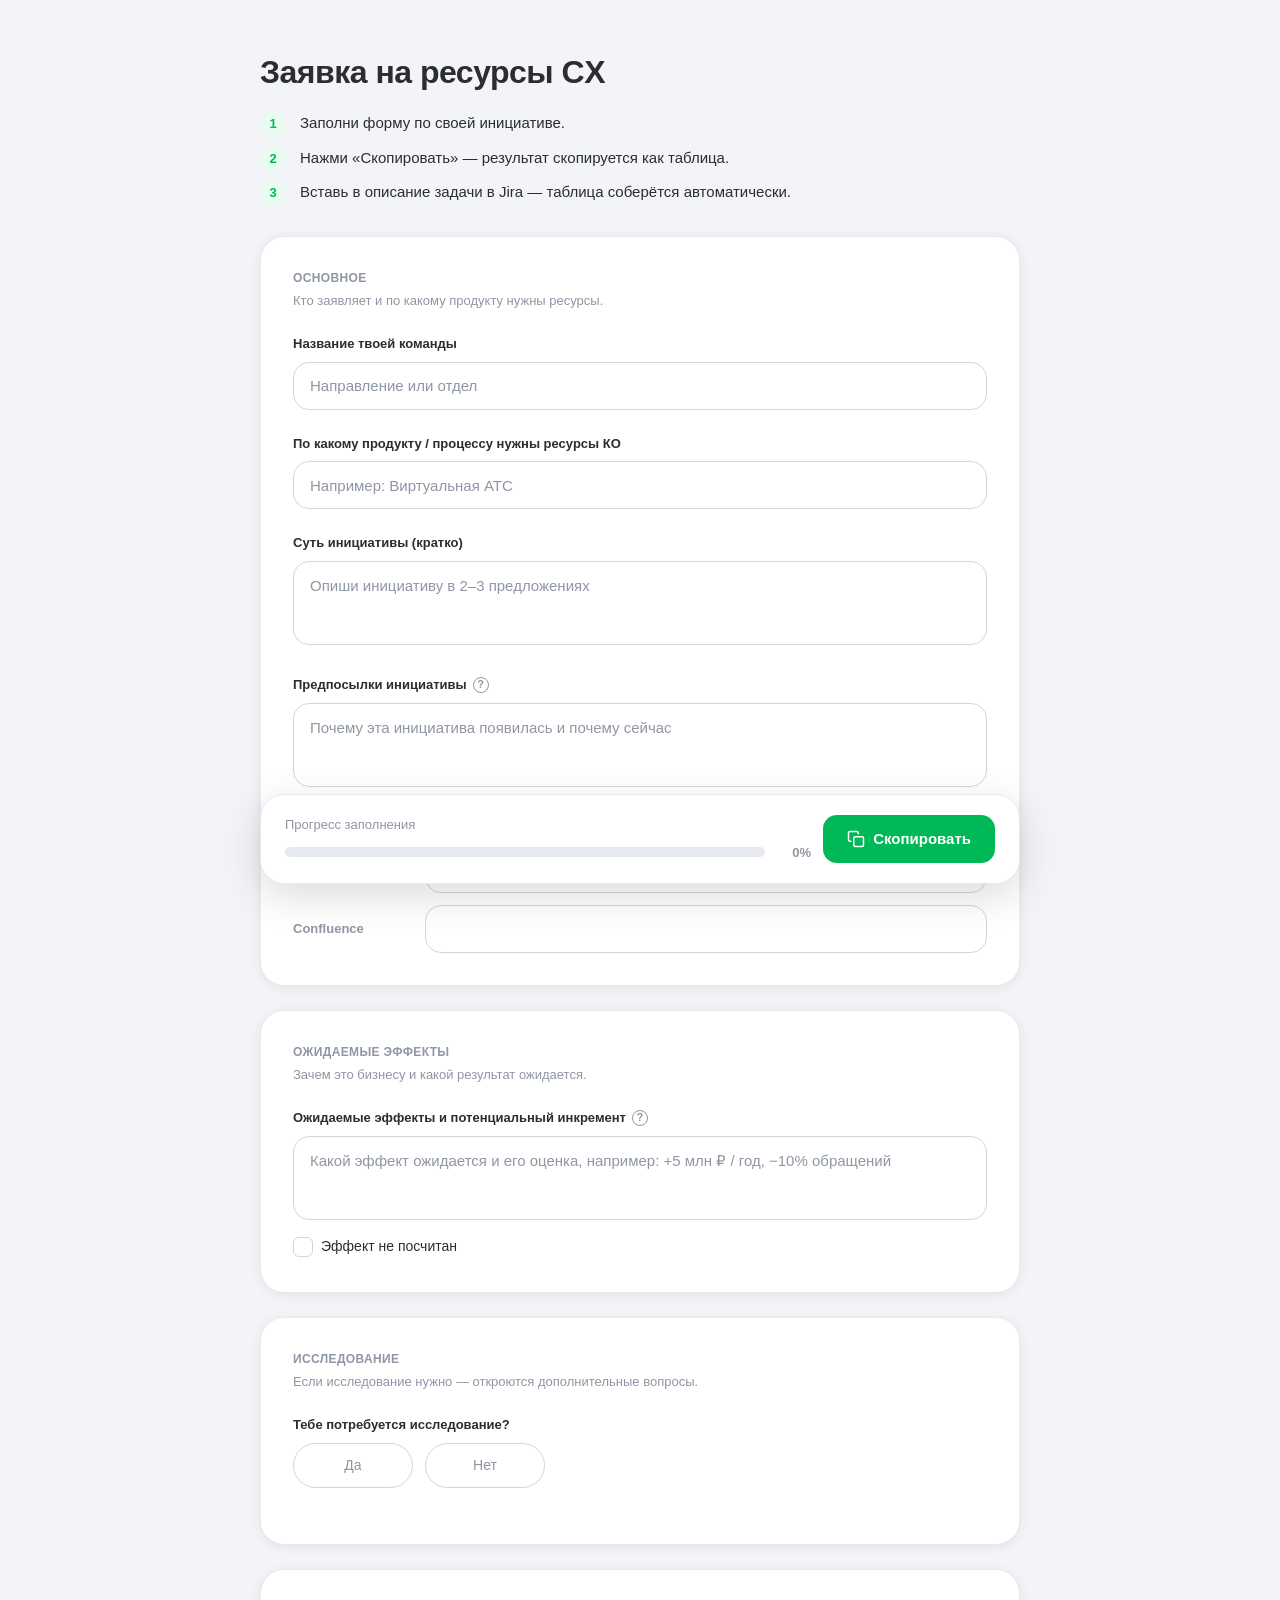
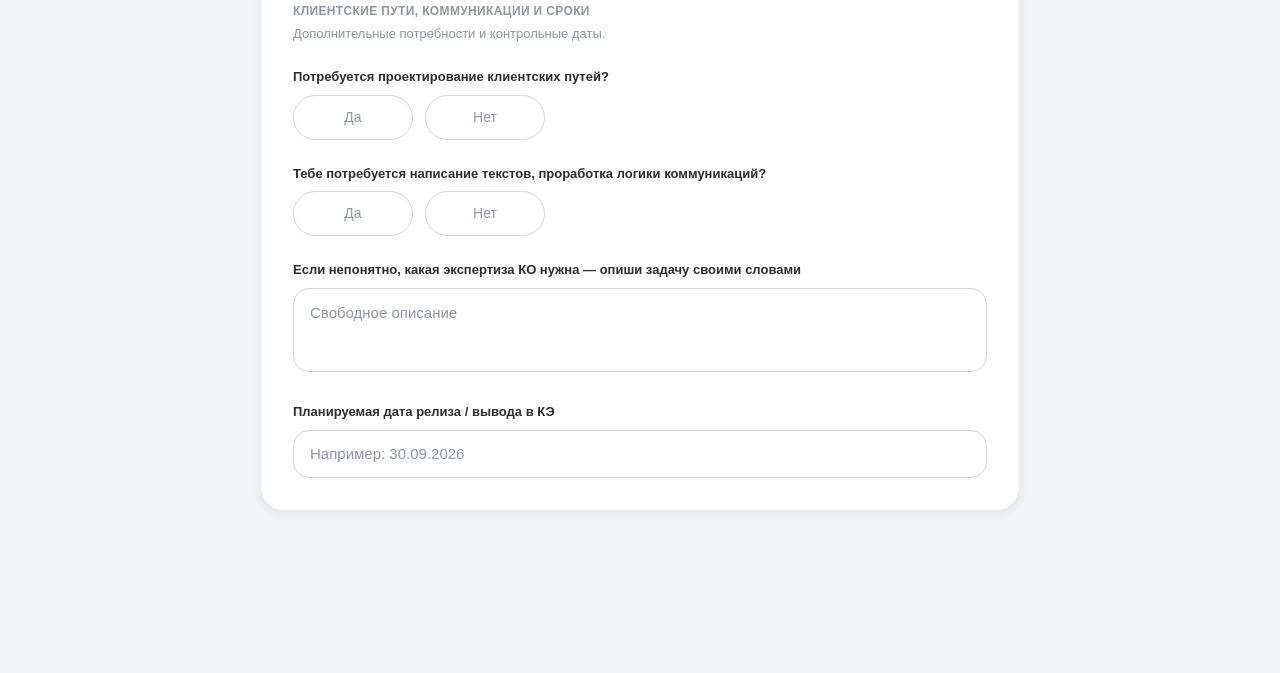
<file: QBP/index.html>
<!DOCTYPE html>
<html lang="ru">
<head>
<meta charset="UTF-8">
<meta name="viewport" content="width=device-width, initial-scale=1.0">
<title>Квартальное планирование — заявка на ресурсы CX</title>
<style>
  :root{
    --green:#00B956; --green-hover:#00A94F; --green-pressed:#009447;
    --bg:#F2F4F7; --card:#FFFFFF; --surface:#F7F8FA;
    --border:#D2D5DA; --border-2:#E6E9EE;
    --text:#2B2D33; --text-2:#8F96A4; --text-dis:#A8AFB9;
    --success-bg:#EAFBF1; --info-bg:#DDF5FF; --info:#00B5FF;
    --warning-bg:#FFF6E5; --warning:#FF9F0A;
    --font:'MegaFon Graphik LC','MegaFon Graphik LC Regular',Inter,Arial,sans-serif;
  }
  *{box-sizing:border-box;}
  body{
    margin:0; background:var(--bg); color:var(--text);
    font-family:var(--font); font-size:15px; line-height:1.5;
    padding:48px 16px;
  }
  .wrap{max-width:760px;margin:0 auto;}
  .page-head{margin-bottom:32px;}
  .page-head h1{font-size:32px;font-weight:700;margin:0 0 16px;letter-spacing:-0.5px;}
  .steps{margin:0;padding:0;list-style:none;counter-reset:step;}
  .steps li{
    position:relative;padding:0 0 0 40px;margin-bottom:12px;
    font-size:15px;color:var(--text);line-height:1.5;counter-increment:step;
  }
  .steps li:last-child{margin-bottom:0;}
  .steps li::before{
    content:counter(step);position:absolute;left:0;top:-1px;
    width:26px;height:26px;border-radius:999px;
    background:var(--success-bg);color:var(--green);
    font-size:13px;font-weight:700;
    display:flex;align-items:center;justify-content:center;
  }

  .progress{flex:1;height:10px;background:var(--border-2);border-radius:999px;overflow:hidden;min-width:80px;}
  .progress-fill{height:100%;background:linear-gradient(90deg,#00B956,#00D2FF);width:0;transition:width .6s ease;border-radius:999px;}

  .card{
    background:var(--card); border:1.5px solid var(--border-2);
    border-radius:24px; padding:32px; margin-bottom:24px;
    box-shadow:0 2px 12px rgba(0,0,0,.07);
  }
  .group-label{
    font-size:12px;font-weight:700;letter-spacing:.03em;text-transform:uppercase;
    color:var(--text-2); margin:0 0 4px;
  }
  .group-sub{color:var(--text-2);font-size:13px;margin:0 0 24px;}

  .field{margin-bottom:24px;}
  .field:last-child{margin-bottom:0;}
  label.lbl{display:flex;align-items:center;gap:6px;font-size:13px;font-weight:600;color:var(--text);margin-bottom:8px;line-height:1.5;}
  label.lbl .req{color:var(--green);margin-left:-6px;}

  /* tooltip */
  .tip{position:relative;display:inline-flex;flex-shrink:0;}
  .tip-icon{
    width:16px;height:16px;border-radius:50%;border:1.5px solid var(--text-2);
    color:var(--text-2);font-size:11px;font-weight:700;line-height:1;
    display:flex;align-items:center;justify-content:center;cursor:help;
    transition:all .15s ease;user-select:none;
  }
  .tip:hover .tip-icon{border-color:var(--green);color:var(--green);}
  .tip-bubble{
    position:absolute;left:50%;bottom:calc(100% + 8px);transform:translateX(-50%) translateY(4px);
    background:var(--text);color:#fff;font-size:12.5px;font-weight:400;line-height:1.45;
    padding:10px 14px;border-radius:12px;width:max-content;max-width:280px;
    box-shadow:0 8px 24px rgba(0,0,0,.18);opacity:0;visibility:hidden;
    transition:all .18s ease;z-index:50;pointer-events:none;text-transform:none;letter-spacing:normal;
  }
  .tip-bubble::after{
    content:"";position:absolute;top:100%;left:50%;transform:translateX(-50%);
    border:6px solid transparent;border-top-color:var(--text);
  }
  .tip:hover .tip-bubble, .tip.show .tip-bubble{opacity:1;visibility:visible;transform:translateX(-50%) translateY(0);}

  input[type=text], textarea, input[type=date]{
    width:100%; background:var(--card); border:1.5px solid var(--border);
    border-radius:16px; height:48px; padding:0 16px; font-family:var(--font);
    font-size:15px; color:var(--text); transition:all .2s ease;
  }
  textarea{height:auto;min-height:84px;padding:12px 16px;resize:none;line-height:1.55;}
  input::placeholder, textarea::placeholder{color:var(--text-2);}
  input:focus, textarea:focus{outline:none;border-color:var(--green);box-shadow:0 0 0 3px rgba(0,185,86,.10);}
  input:disabled, textarea:disabled{background:var(--bg);color:var(--text-dis);cursor:not-allowed;}

  /* checkbox */
  .check{display:inline-flex;align-items:center;gap:8px;cursor:pointer;user-select:none;margin-top:10px;font-size:14px;color:var(--text);}
  .check input{position:absolute;opacity:0;width:0;height:0;}
  .check .box{
    width:20px;height:20px;border-radius:6px;border:1.5px solid var(--border);
    background:#fff;display:flex;align-items:center;justify-content:center;transition:all .15s ease;flex-shrink:0;
  }
  .check .box svg{opacity:0;transition:opacity .15s ease;}
  .check input:checked + .box{background:var(--green);border-color:var(--green);}
  .check input:checked + .box svg{opacity:1;}

  .sub-fields{display:grid;gap:12px;}
  .sub-fields .mini{display:grid;grid-template-columns:120px 1fr;align-items:center;gap:12px;}
  .sub-fields .mini label{font-size:13px;color:var(--text-2);font-weight:600;}

  /* segmented choice */
  .seg{display:flex;gap:12px;flex-wrap:wrap;}
  .seg .chip{
    padding:11px 22px;border-radius:999px;border:1.5px solid var(--border);
    background:var(--card);font-size:14px;font-weight:500;color:var(--text-2);
    cursor:pointer;transition:all .15s ease;user-select:none;text-align:center;
  }
  .seg .chip:hover{border-color:var(--green);color:var(--green);}
  .seg .chip.active{background:var(--success-bg);border-color:var(--green);color:var(--green);font-weight:600;}
  /* Да/Нет — одинаковая ширина */
  .seg.yesno .chip{min-width:120px;}

  .conditional{
    overflow:hidden;max-height:0;opacity:0;
    transition:max-height .3s ease,opacity .25s ease,margin .3s ease;
    margin-top:0;
  }
  .conditional.open{max-height:2000px;opacity:1;margin-top:24px;margin-bottom:24px;overflow:visible;}

  .hint{
    display:flex;gap:10px;align-items:flex-start;
    background:var(--info-bg);border:1px solid rgba(0,181,255,.2);
    border-radius:16px;padding:14px 18px;font-size:13px;color:var(--text);margin-top:8px;
  }
  .hint svg{flex-shrink:0;margin-top:1px;}

  .actions{
    display:flex;gap:12px;align-items:center;flex-wrap:wrap;
    position:sticky;bottom:16px;
    background:var(--card);border:1.5px solid var(--border-2);border-radius:24px;
    padding:20px 24px;box-shadow:0 12px 40px rgba(0,0,0,.14);
  }
  .fmt-note{font-size:13px;color:var(--text-2);font-weight:500;}
  .progress-wrap{margin-right:auto;display:flex;flex-direction:column;gap:8px;flex:1;min-width:200px;}
  .progress-row{display:flex;align-items:center;gap:12px;}
  .progress-pct{font-size:13px;font-weight:600;color:var(--text-2);min-width:34px;text-align:right;}

  .btn{
    height:48px;padding:0 24px;border-radius:14px;border:none;
    font-family:var(--font);font-size:15px;font-weight:600;cursor:pointer;transition:all .2s ease;
    display:inline-flex;align-items:center;gap:8px;
  }
  .btn-primary{background:var(--green);color:#fff;}
  .btn-primary:hover{background:var(--green-hover);box-shadow:0 4px 16px rgba(0,185,86,.30);}
  .btn-primary:active{background:var(--green-pressed);transform:scale(.98);}
  .btn-primary:disabled{background:var(--bg);color:var(--text-dis);cursor:not-allowed;box-shadow:none;transform:none;}
  .btn-secondary{background:#fff;color:var(--text);border:1.5px solid var(--border);}
  .btn-secondary:hover{border-color:var(--green);color:var(--green);}

  .copied{
    background:var(--success-bg)!important;border-color:var(--green)!important;color:var(--green)!important;
  }
  .toast{
    position:fixed;top:24px;right:24px;background:var(--success-bg);
    border:1px solid rgba(0,185,86,.2);color:var(--green);font-weight:600;font-size:14px;
    padding:14px 20px;border-radius:16px;box-shadow:0 8px 28px rgba(0,0,0,.12);
    opacity:0;transform:translateY(-12px);transition:all .3s ease;pointer-events:none;
    display:flex;align-items:center;gap:8px;z-index:100;
  }
  .toast.show{opacity:1;transform:translateY(0);}
</style>
</head>
<body>
<div class="wrap">
  <div class="page-head">
    <h1>Заявка на ресурсы CX</h1>
    <ol class="steps">
      <li>Заполни форму по своей инициативе.</li>
      <li>Нажми «Скопировать» — результат скопируется как таблица.</li>
      <li>Вставь в описание задачи в Jira — таблица соберётся автоматически.</li>
    </ol>
  </div>

  <!-- БЛОК 1: Основное -->
  <div class="card">
    <p class="group-label">Основное</p>
    <p class="group-sub">Кто заявляет и по какому продукту нужны ресурсы.</p>

    <div class="field">
      <label class="lbl">Название твоей команды
      </label>
      <input type="text" data-q="Название команды" placeholder="Направление или отдел">
    </div>
    <div class="field">
      <label class="lbl">По какому продукту / процессу нужны ресурсы КО
      </label>
      <input type="text" data-q="Продукт / процесс" placeholder="Например: Виртуальная АТС">
    </div>
    <div class="field">
      <label class="lbl">Суть инициативы (кратко)
      </label>
      <textarea data-q="Суть инициативы" placeholder="Опиши инициативу в 2–3 предложениях"></textarea>
    </div>
    <div class="field">
      <label class="lbl">Предпосылки инициативы
        <span class="tip"><span class="tip-icon">?</span><span class="tip-bubble">Например: стратегический проект, требование регулятора, поручение топ-менеджмента, эффективный бизнес-кейс, изменения на рынке и т.д.</span></span>
      </label>
      <textarea data-q="Предпосылки инициативы" placeholder="Почему эта инициатива появилась и почему сейчас"></textarea>
    </div>
    <div class="field">
      <label class="lbl">Ссылки на материалы (если есть)
      </label>
      <div class="sub-fields">
        <div class="mini"><label>Jira</label><input type="text" data-q="Jira" ></div>
        <div class="mini"><label>Confluence</label><input type="text" data-q="Confluence" ></div>
      </div>
    </div>
  </div>

  <!-- БЛОК «Эффекты» -->
  <div class="card">
    <p class="group-label">Ожидаемые эффекты</p>
    <p class="group-sub">Зачем это бизнесу и какой результат ожидается.</p>

    <div class="field">
      <label class="lbl">Ожидаемые эффекты и потенциальный инкремент
        <span class="tip"><span class="tip-icon">?</span><span class="tip-bubble">Влияние на выручку, абонентскую базу, сокращение операционных затрат и т.д. Если возможно — с количественной оценкой.</span></span>
      </label>
      <textarea id="increment-input" data-q="Ожидаемые эффекты и инкремент" placeholder="Какой эффект ожидается и его оценка, например: +5 млн ₽ / год, −10% обращений"></textarea>
      <label class="check">
        <input type="checkbox" id="no-effect" data-q="Эффект не посчитан">
        <span class="box"><svg width="13" height="13" viewBox="0 0 24 24" fill="none" stroke="#fff" stroke-width="3" stroke-linecap="round" stroke-linejoin="round"><path d="M20 6 9 17l-5-5"/></svg></span>
        Эффект не посчитан
      </label>
    </div>
  </div>

  <!-- БЛОК 2: Исследование -->
  <div class="card">
    <p class="group-label">Исследование</p>
    <p class="group-sub">Если исследование нужно — откроются дополнительные вопросы.</p>

    <div class="field">
      <label class="lbl">Тебе потребуется исследование?
      </label>
      <div class="seg yesno" id="needs-research" data-q="Нужно исследование" data-single>
        <div class="chip">Да</div>
        <div class="chip">Нет</div>
      </div>
    </div>

    <div class="conditional" id="research-block">
      <div class="field">
        <label class="lbl">Какое исследование необходимо?
          <span class="tip"><span class="tip-icon">?</span><span class="tip-bubble">Качественное (интервью, юзабилити) или количественное (опросы, статистика).</span></span>
        </label>
        <div class="seg" data-q="Тип исследования" data-single>
          <div class="chip">Качественное</div>
          <div class="chip">Количественное</div>
        </div>
      </div>
      <div class="field">
        <label class="lbl">Цель исследования
        </label>
        <textarea data-q="Цель исследования" placeholder="Что хотим узнать и зачем"></textarea>
      </div>
      <div class="field">
        <label class="lbl">Какие вопросы / гипотезы нужно изучить?
        </label>
        <textarea data-q="Вопросы и гипотезы" placeholder="Основные исследовательские вопросы, гипотезы"></textarea>
      </div>
      <div class="field">
        <label class="lbl">Какие данные / результаты уже есть по теме?
        </label>
        <textarea data-q="Что уже известно" placeholder="Аналитика, обращения, прошлые исследования"></textarea>
      </div>
      <div class="field">
        <label class="lbl">Когда нужен результат исследования?
        </label>
        <input type="text" data-q="Срок исследования" placeholder="Например: к 15.09">
      </div>
      <div class="field">
        <label class="lbl">Комментарий
        </label>
        <textarea data-q="Комментарий по исследованию" placeholder="Любые уточнения"></textarea>
      </div>
    </div>
  </div>

  <!-- БЛОК 3: Клиентские пути / коммуникации / сроки -->
  <div class="card">
    <p class="group-label">Клиентские пути, коммуникации и сроки</p>
    <p class="group-sub">Дополнительные потребности и контрольные даты.</p>

    <div class="field">
      <label class="lbl">Потребуется проектирование клиентских путей?
      </label>
      <div class="seg yesno" id="needs-cjm" data-q="Проектирование клиентских путей" data-single>
        <div class="chip">Да</div>
        <div class="chip">Нет</div>
      </div>
    </div>
    <div class="conditional" id="cjm-block">
      <div class="field">
        <label class="lbl">Перечисли, какие работы понадобятся
          <span class="tip"><span class="tip-icon">?</span><span class="tip-bubble">Проектирование CJ, анализ CJ AS IS, экспертные консультации, макеты / прототипы и т.д.</span></span>
        </label>
        <textarea data-q="Работы по проектированию" placeholder="Перечисли необходимые работы"></textarea>
      </div>
      <div class="field">
        <label class="lbl">Когда потребуются результаты?
        </label>
        <input type="text" data-q="Срок результатов проектирования" placeholder="Укажи дату">
      </div>
    </div>

    <div class="field">
      <label class="lbl">Тебе потребуется написание текстов, проработка логики коммуникаций?
      </label>
      <div class="seg yesno" id="needs-shpk" data-q="Тексты и логика коммуникаций" data-single>
        <div class="chip">Да</div>
        <div class="chip">Нет</div>
      </div>
    </div>
    <div class="conditional" id="shpk-block">
      <div class="field">
        <label class="lbl">Перечисли, какие работы понадобятся
          <span class="tip"><span class="tip-icon">?</span><span class="tip-bubble">Написание текстов, проработка логики коммуникаций, ШПК / биллинговые уведомления, экспертные консультации и т.д.</span></span>
        </label>
        <textarea data-q="Работы по коммуникациям" placeholder="Перечисли необходимые работы"></textarea>
      </div>
      <div class="field">
        <label class="lbl">Когда потребуются результаты?
        </label>
        <input type="text" data-q="Срок результатов коммуникаций" placeholder="Укажи дату">
      </div>
    </div>

    <div class="field">
      <label class="lbl">Если непонятно, какая экспертиза КО нужна — опиши задачу своими словами
      </label>
      <textarea data-q="Задача своими словами" placeholder="Свободное описание"></textarea>
    </div>
    <div class="field">
      <label class="lbl">Планируемая дата релиза / вывода в КЭ
      </label>
      <input type="text" data-q="Дата релиза / КЭ" placeholder="Например: 30.09.2026">
    </div>
  </div>

  <!-- ACTIONS -->
  <div class="actions">
    <div class="progress-wrap">
      <span class="fmt-note">Прогресс заполнения</span>
      <div class="progress-row">
        <div class="progress"><div class="progress-fill" id="progress"></div></div>
        <span class="progress-pct" id="progress-pct">0%</span>
      </div>
    </div>
    <button class="btn btn-primary" id="copy-btn">
      <svg width="18" height="18" viewBox="0 0 24 24" fill="none" stroke="currentColor" stroke-width="2" stroke-linecap="round" stroke-linejoin="round"><rect x="9" y="9" width="13" height="13" rx="2"/><path d="M5 15H4a2 2 0 0 1-2-2V4a2 2 0 0 1 2-2h9a2 2 0 0 1 2 2v1"/></svg>
      Скопировать
    </button>
  </div>

  </div>

<div class="toast" id="toast">
  <svg width="18" height="18" viewBox="0 0 24 24" fill="none" stroke="currentColor" stroke-width="2.5" stroke-linecap="round" stroke-linejoin="round"><path d="M20 6 9 17l-5-5"/></svg>
  Скопировано в буфер обмена
</div>

<script>
  // Формат вывода фиксирован: таблица для Jira / Confluence (wiki-markup)

  // Segmented (single-choice) chips
  document.querySelectorAll('.seg[data-single]').forEach(seg=>{
    seg.querySelectorAll('.chip').forEach(chip=>{
      chip.addEventListener('click',()=>{
        const wasActive = chip.classList.contains('active');
        seg.querySelectorAll('.chip').forEach(c=>c.classList.remove('active'));
        if(!wasActive) chip.classList.add('active');
        handleConditionals();
        updateProgress();
      });
    });
  });

  function segValue(seg){
    const a = seg.querySelector('.chip.active');
    return a ? a.textContent.trim() : '';
  }

  // Conditional blocks
  function handleConditionals(){
    toggleBlock('needs-research','research-block', v => v.startsWith('Да'));
    toggleBlock('needs-cjm','cjm-block', v => v.startsWith('Да'));
    toggleBlock('needs-shpk','shpk-block', v => v.startsWith('Да'));
  }
  function toggleBlock(segId, blockId, cond){
    const seg = document.getElementById(segId);
    const block = document.getElementById(blockId);
    if(!seg || !block) return;
    if(cond(segValue(seg))) block.classList.add('open');
    else block.classList.remove('open');
  }

  // Collect data — skip fields inside collapsed conditional blocks
  function collect(){
    const rows = [];
    document.querySelectorAll('[data-q]').forEach(el=>{
      // skip if inside a collapsed conditional
      const cond = el.closest('.conditional');
      if(cond && !cond.classList.contains('open')) return;
      const q = el.getAttribute('data-q');
      let v = '';
      if(el.classList.contains('seg')) v = segValue(el);
      else if(el.type === 'checkbox') v = el.checked ? 'Да' : '';
      else v = el.value.trim();
      rows.push([q, v]);
    });
    return rows;
  }

  function buildJira(rows){
    let out = '||Вопрос||Ответ||\n';
    rows.forEach(([q,v])=>{ out += '|'+q+'|'+(v||' ')+'|\n'; });
    return out.trim();
  }
  function render(){
    return buildJira(collect());
  }

  // Progress
  function updateProgress(){
    const required = ['Название команды','Продукт / процесс','Суть инициативы','Предпосылки инициативы',
      'Ожидаемые эффекты и инкремент','Нужно исследование','Проектирование клиентских путей','Тексты и логика коммуникаций','Дата релиза / КЭ'];
    let filled = 0;
    required.forEach(q=>{
      const el = document.querySelector('[data-q="'+q+'"]');
      if(!el) return;
      let v = el.classList.contains('seg') ? segValue(el) : el.value.trim();
      // эффект засчитывается, если заполнен текст или отмечен «Эффект не посчитан»
      if(q === 'Ожидаемые эффекты и инкремент'){
        const ne = document.getElementById('no-effect');
        if(ne && ne.checked) v = 'Да';
      }
      if(v) filled++;
    });
    const pct = Math.round(filled/required.length*100);
    document.getElementById('progress').style.width = pct+'%';
    document.getElementById('progress-pct').textContent = pct+'%';
  }

  document.querySelectorAll('input,textarea').forEach(el=>{
    el.addEventListener('input',()=>{ updateProgress(); });
  });

  // Format switch removed — формат всегда Jira-таблица

  // «Эффект не посчитан» → дизейблим поле инкремента
  const noEffect = document.getElementById('no-effect');
  const incrementInput = document.getElementById('increment-input');
  if(noEffect && incrementInput){
    noEffect.addEventListener('change',()=>{
      incrementInput.disabled = noEffect.checked;
      if(noEffect.checked) incrementInput.value = '';
      updateProgress();
    });
  }

  // Тултипы: тап для тач-устройств
  document.querySelectorAll('.tip').forEach(tip=>{
    tip.addEventListener('click',e=>{
      e.preventDefault();
      const open = tip.classList.contains('show');
      document.querySelectorAll('.tip').forEach(t=>t.classList.remove('show'));
      if(!open) tip.classList.add('show');
    });
  });
  document.addEventListener('click',e=>{
    if(!e.target.closest('.tip')) document.querySelectorAll('.tip').forEach(t=>t.classList.remove('show'));
  });

  // Copy
  const copyBtn = document.getElementById('copy-btn');
  copyBtn.addEventListener('click',async()=>{
    const txt = render();
    try{ await navigator.clipboard.writeText(txt); }
    catch(e){
      const ta=document.createElement('textarea');ta.value=txt;document.body.appendChild(ta);
      ta.select();document.execCommand('copy');document.body.removeChild(ta);
    }
    const toast=document.getElementById('toast');
    toast.classList.add('show');
    copyBtn.classList.add('copied');
    setTimeout(()=>{toast.classList.remove('show');copyBtn.classList.remove('copied');},2200);
  });

  updateProgress();
</script>
</body>
</html>
</file>
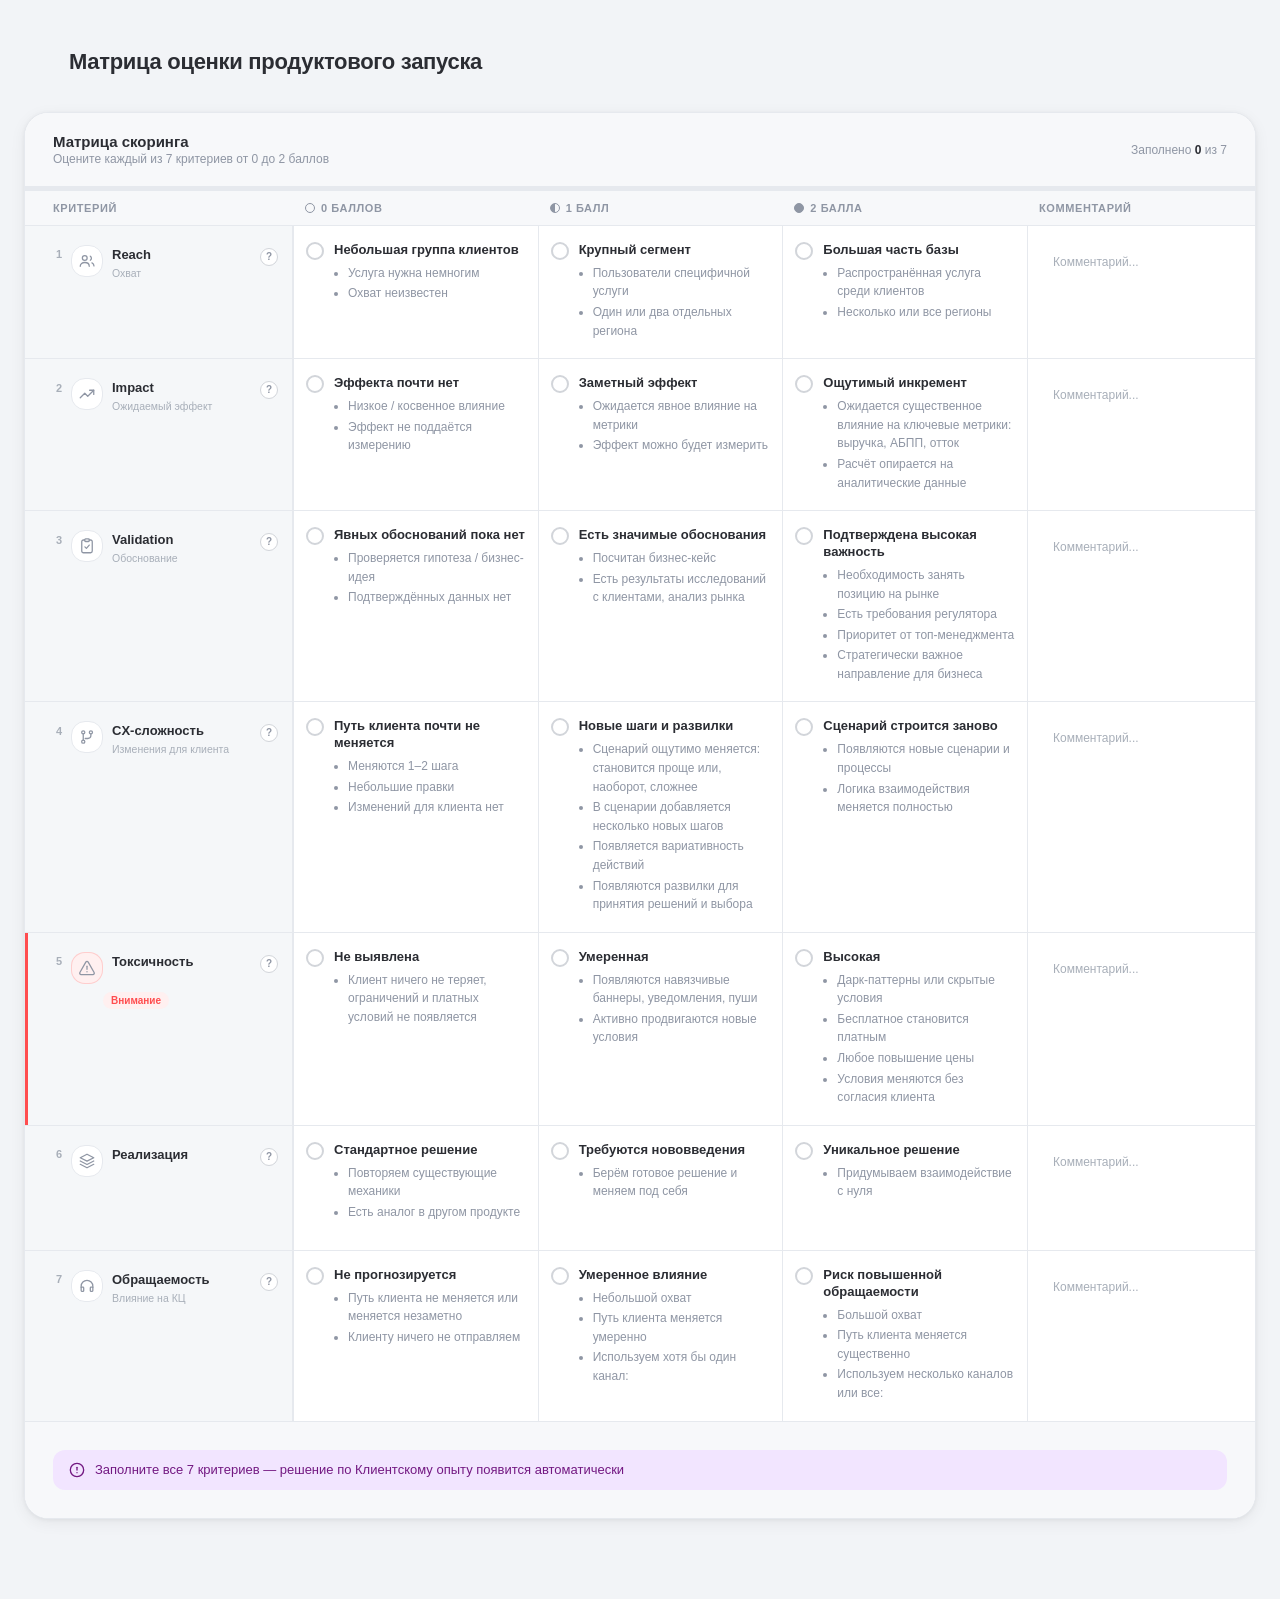
<file: scoring_matrix/index.html>
<!DOCTYPE html>
<html lang="ru">
<head>
<meta charset="UTF-8">
<meta name="viewport" content="width=device-width, initial-scale=1.0">
<title>Матрица оценки продуктового запуска — МегаФон B2B</title>
<style>
:root {
  --green: #00B956; --green-hover: #00A94F; --green-pressed: #009447;
  --purple: #731982; --purple-bg: #F2E5FF;
  --bg-page: #F2F4F7; --bg-card: #FFFFFF; --bg-secondary: #F7F8FA; --bg-input: #F2F4F7;
  --bg-crit: #F5F7F9;
  --border-primary: #D2D5DA; --border-secondary: #E6E9EE;
  --text-primary: #2B2D33; --text-secondary: #8F96A4; --text-disabled: #A8AFB9; --text-inverse: #FFFFFF;
  --success-bg: #EAFBF1; --warning-bg: #FFF6E5; --error-bg: #FFF0F0;
  --warning-accent: #FF9F0A; --error-accent: #FF4D4F;
  --radius-card: 24px; --radius-tile: 20px; --radius-btn: 14px; --radius-input: 16px;
  --shadow-card: 0 1px 4px rgba(0,0,0,.05), 0 4px 16px rgba(0,0,0,.06);
  --shadow-tip: 0 8px 32px rgba(0,0,0,.13), 0 2px 8px rgba(0,0,0,.07);
  --font: 'MegaFon Graphik LC', 'Inter', Arial, sans-serif;
  --ease: .2s cubic-bezier(.4,0,.2,1);

  /* выравнивание маркеров по первой строке текста */
  --art-point-lh: 21.6px;   /* 13.5px × 1.6 */
  --art-row-lh: 20px;       /* 12.5px × 1.6 */
  --marker-optical: 0.5px;  /* оптическая коррекция буллитов вниз */
  --opt-title-lh: 16.9px;   /* 13px × 1.3 — строка заголовка варианта и названия критерия */
  --comm-label-lh: 15.95px; /* 11px × 1.45 — строка подписи канала */
  --icon-optical: 0.25px;   /* оптическая коррекция иконок вниз */

  /* сетка таблицы: первый и последний столбцы включают внешний отступ карточки */
  --grid: 268px 1fr 1fr 1fr 228px;
  --pad-x: 28px;
}
*,*::before,*::after{box-sizing:border-box;margin:0;padding:0}
body{font-family:var(--font);background:var(--bg-page);color:var(--text-primary);min-height:100vh;padding:40px 24px 80px;-webkit-font-smoothing:antialiased}

/* ── Page header ── */
.page-header{max-width:1280px;margin:0 auto 28px;display:flex;align-items:center;gap:14px}
.logo-badge{height:44px;flex-shrink:0;display:flex;align-items:center}
.logo-badge img{display:block;height:44px;width:auto}
.page-title{font-size:22px;font-weight:600;color:var(--text-primary);letter-spacing:-.3px}

/* ── Main card ──
   overflow:clip вместо hidden — hidden делает карточку скролл-контейнером
   и ломает position:sticky у шапки таблицы. clip скругляет так же. */
.card{max-width:1280px;margin:0 auto;background:var(--bg-card);border-radius:var(--radius-card);box-shadow:var(--shadow-card);border:1px solid var(--border-secondary);overflow:clip}

/* ── Sticky head (шапка + прогресс + заголовки столбцов) ── */
.sticky-head{position:sticky;top:0;z-index:60;background:var(--bg-secondary);transition:box-shadow var(--ease)}
.sticky-head.collapsed{box-shadow:0 6px 18px rgba(0,0,0,.07)}

.card-header{display:flex;align-items:center;justify-content:space-between;gap:16px;padding:20px var(--pad-x);border-bottom:1px solid var(--border-secondary);background:var(--bg-secondary);overflow:hidden;
  max-height:110px;opacity:1;
  transition:max-height .26s cubic-bezier(.4,0,.2,1),opacity .16s linear,padding .26s cubic-bezier(.4,0,.2,1),border-color .2s}
.sticky-head.collapsed .card-header{max-height:0;opacity:0;padding-top:0;padding-bottom:0;border-bottom-color:transparent}
.card-header-title{font-size:15px;font-weight:600;color:var(--text-primary)}
.card-header-sub{font-size:12px;color:var(--text-secondary);margin-top:2px}
.progress-indicator{display:flex;align-items:center;gap:10px}
.progress-label{font-size:12px;color:var(--text-secondary);white-space:nowrap}
.progress-label b{color:var(--text-primary);font-weight:600}
.progress-bar{height:4px;background:var(--border-secondary)}
.progress-bar-fill{height:100%;width:0;background:var(--green);transition:width .3s cubic-bezier(.4,0,.2,1)}

/* ── Table header ── */
.table-head{display:grid;grid-template-columns:var(--grid);background:var(--bg-secondary);border-bottom:1.5px solid var(--border-secondary)}
.th{padding:11px 12px;font-size:11px;font-weight:600;color:var(--text-secondary);text-transform:uppercase;letter-spacing:.6px;display:flex;align-items:center;gap:10px}
.th:first-child{padding-left:var(--pad-x)}
.th:last-child{padding-right:var(--pad-x)}

/* Индикатор шкалы: степень заливки, а не цвет.
   Цветом шкалу не кодируем — красный зарезервирован за токсичностью. */
.score-badge{display:inline-flex;align-items:center;gap:6px}
.scale-dot{width:10px;height:10px;border-radius:50%;border:1.5px solid var(--text-secondary);flex-shrink:0}
.scale-dot.half{background:linear-gradient(to right,var(--text-secondary) 0 50%,transparent 50% 100%)}
.scale-dot.full{background:var(--text-secondary)}

/* Компактный прогресс, видимый только в схлопнутом состоянии */
.th-progress{display:none;align-items:center;gap:5px;padding:3px 9px;border-radius:999px;background:var(--bg-card);border:1px solid var(--border-secondary);font-size:11px;letter-spacing:0;text-transform:none;color:var(--text-secondary)}
.th-progress b{color:var(--text-primary);font-weight:700}
.sticky-head.collapsed .th-progress{display:inline-flex}

/* ── Matrix rows ── */
.matrix-row{display:grid;grid-template-columns:var(--grid);border-bottom:1px solid var(--border-secondary);position:relative}
.matrix-row:last-of-type{border-bottom:none}

/* Criterion cell — выделенный столбец */
.td-crit{background:var(--bg-crit);border-right:1px solid var(--border-secondary);padding:20px 14px 20px var(--pad-x);display:flex;flex-direction:column;gap:8px;transition:background var(--ease)}
.matrix-row:hover .td-crit{background:#EDF0F3}
.matrix-row.key-row .td-crit{border-left:3px solid transparent;padding-left:calc(var(--pad-x) - 3px)}
.matrix-row.row-toxicity .td-crit{border-left-color:var(--error-accent)}

.crit-header{display:flex;align-items:flex-start;gap:9px}
.crit-num{font-size:11px;font-weight:700;color:var(--text-disabled);flex-shrink:0;width:9px;text-align:right;
  margin-top:calc((var(--opt-title-lh) - 13px)/2 + var(--marker-optical))}
.crit-icon{width:32px;height:32px;border-radius:var(--radius-btn);background:var(--bg-card);border:1px solid var(--border-secondary);display:flex;align-items:center;justify-content:center;flex-shrink:0;margin-top:-1px}
.crit-icon svg{width:18px;height:18px;fill:none;stroke:var(--text-secondary);stroke-width:1.7;stroke-linecap:round;stroke-linejoin:round}
.matrix-row.row-toxicity .crit-icon{background:var(--error-bg);border-color:rgba(255,77,79,.22)}
.crit-name-wrap{flex:1;min-width:0;padding-top:1px}
.crit-en{display:block;font-size:13px;font-weight:700;color:var(--text-primary);line-height:1.3}
.crit-ru{display:block;font-size:10.5px;color:var(--text-disabled);margin-top:2px;line-height:1.35}
.tooltip-btn{width:18px;height:18px;border-radius:50%;border:1.5px solid var(--border-primary);background:var(--bg-card);font-size:10px;font-weight:700;color:var(--text-secondary);cursor:pointer;display:flex;align-items:center;justify-content:center;flex-shrink:0;transition:border-color var(--ease),color var(--ease),background var(--ease);line-height:1;font-family:var(--font);
  margin-top:calc((var(--opt-title-lh) - 18px)/2 + var(--marker-optical) + 2px)}
.tooltip-btn:hover,.tooltip-btn.active{border-color:var(--green);color:var(--green);background:var(--success-bg)}
.key-badge{display:inline-flex;align-items:center;gap:4px;padding:3px 8px;border-radius:999px;font-size:10px;font-weight:600;background:var(--error-bg);color:var(--error-accent);margin-left:50px;width:fit-content}

/* Score cells */
.td-score{padding:16px 12px;cursor:pointer;transition:background var(--ease);border-left:1px solid var(--border-secondary)}
.td-score:first-of-type{border-left:none}
.td-score:hover{background:rgba(0,185,86,.03)}
.td-score.is-selected{background:var(--success-bg)}
.td-score.is-selected .opt-title{color:var(--green)}
.score-option{display:flex;gap:10px;align-items:flex-start;cursor:pointer}
.radio-wrap{flex-shrink:0;width:18px;height:18px;border-radius:50%;border:2px solid var(--border-primary);background:var(--bg-card);transition:border-color var(--ease),opacity var(--ease);position:relative;
  margin-top:calc((var(--opt-title-lh) - 18px)/2 + var(--marker-optical))}
.radio-wrap::after{content:'';position:absolute;inset:3px;border-radius:50%;background:var(--green);opacity:0;transition:opacity var(--ease)}
input[type="radio"]{position:absolute;opacity:0;width:0;height:0;pointer-events:none}
input[type="radio"]:checked+.radio-wrap{border-color:var(--green)}
input[type="radio"]:checked+.radio-wrap::after{opacity:1}
.score-body{flex:1}
.opt-title{font-size:13px;font-weight:600;color:var(--text-primary);margin-bottom:5px;line-height:1.3;transition:color var(--ease)}
.opt-list{margin:0;padding-left:14px;list-style:disc}
.opt-list li{font-size:12px;color:var(--text-secondary);line-height:1.55;margin-bottom:2px}

/* Приглушение невыбранных вариантов — заполненная матрица читается по диагонали */
.matrix-row.has-selection .td-score:not(.is-selected){opacity:.42}
.matrix-row.has-selection .td-score:not(.is-selected):hover{opacity:.78}
.td-score{transition:background var(--ease),opacity var(--ease)}

/* Nested comm checkboxes */
.comm-types{max-height:0;overflow:hidden;opacity:0;transition:max-height .3s cubic-bezier(.4,0,.2,1),opacity .3s;margin-top:0}
.comm-types.open{max-height:200px;opacity:1;margin-top:8px}
.comm-type-item{display:flex;align-items:flex-start;gap:8px;padding:3px 0;cursor:pointer}
.comm-check-input{width:14px;height:14px;margin-top:calc((var(--comm-label-lh) - 14px)/2 + var(--marker-optical));accent-color:var(--green);cursor:pointer;flex-shrink:0}
.comm-type-label{font-size:11px;color:var(--text-secondary);line-height:1.45;cursor:pointer}

/* Toxicity nudge */
.tox-nudge{display:none;margin-top:10px;padding:9px 11px;background:var(--warning-bg);border-radius:10px;border-left:3px solid var(--warning-accent)}
.tox-nudge.show{display:block}
.tox-nudge p{font-size:11px;color:#6b4000;line-height:1.55}

/* Comment cell — рамка появляется только при наведении и фокусе */
.td-comment{padding:16px var(--pad-x) 16px 12px;border-left:1px solid var(--border-secondary)}
.comment-area{width:100%;height:100%;min-height:88px;border:1.5px solid transparent;border-radius:var(--radius-input);padding:10px 12px;font-family:var(--font);font-size:12px;color:var(--text-primary);background:transparent;resize:none;outline:none;line-height:1.5;transition:border-color var(--ease),background var(--ease),box-shadow var(--ease)}
.comment-area::placeholder{color:var(--text-disabled)}
.matrix-row:hover .comment-area{background:var(--bg-input)}
.comment-area:hover{background:var(--bg-input)}
.comment-area:focus{border-color:var(--green);background:var(--bg-card);box-shadow:0 0 0 3px rgba(0,185,86,.12)}
.comment-area.filled{background:var(--bg-input)}

/* ── Кросс-проверки ── */
.crosscheck{display:none;padding:16px var(--pad-x);border-top:1px solid var(--border-secondary);background:var(--bg-card)}
.crosscheck.show{display:block}
.cc-box{background:var(--warning-bg);border-radius:14px;border-left:3px solid var(--warning-accent);padding:14px 16px}
.cc-head{display:flex;align-items:center;gap:9px;margin-bottom:8px}
.cc-head svg{width:16px;height:16px;fill:none;stroke:var(--warning-accent);stroke-width:2;stroke-linecap:round;stroke-linejoin:round;flex-shrink:0}
.cc-title{font-size:13px;font-weight:700;color:#6b4000}
.cc-item{display:flex;gap:9px;align-items:flex-start;font-size:12px;color:#6b4000;line-height:1.55;padding:3px 0}
.cc-item::before{content:'';width:5px;height:5px;border-radius:50%;background:var(--warning-accent);flex-shrink:0;margin-top:7px}
.cc-item b{font-weight:700}

/* ── Result section ── */
.result-section{padding:28px;background:var(--bg-secondary);border-top:1px solid var(--border-secondary)}
.hint-bar{display:flex;align-items:center;gap:10px;padding:12px 16px;background:var(--purple-bg);border-radius:12px;font-size:13px;color:var(--purple);font-weight:500}
.hint-bar.hidden{display:none}
.result-body{display:none;gap:20px;align-items:flex-start}
.result-body.show{display:flex}
.score-pill{display:flex;flex-direction:column;align-items:center;justify-content:center;background:var(--bg-card);border:1.5px solid var(--border-primary);border-radius:var(--radius-tile);padding:20px 28px;min-width:140px;flex-shrink:0;gap:2px;box-shadow:var(--shadow-card)}
.score-pill-label{font-size:11px;font-weight:600;color:var(--text-secondary);text-transform:uppercase;letter-spacing:.5px}
.score-pill-value{font-size:48px;font-weight:700;line-height:1;color:var(--green);transition:color .3s}
.score-pill-of{font-size:12px;color:var(--text-secondary)}
.score-pill.is-t1 .score-pill-value{color:var(--warning-accent)}
.result-right{flex:1;min-width:0;display:flex;flex-direction:column;gap:14px}
.tier-header-block{background:var(--bg-card);border-radius:var(--radius-tile);border:1.5px solid var(--border-secondary);padding:16px 20px;display:flex;align-items:center;gap:12px;box-shadow:var(--shadow-card)}
.tier-dot{width:12px;height:12px;border-radius:50%;flex-shrink:0}
.tier-name-text{font-size:15px;font-weight:700;color:var(--text-primary)}
.tier-desc{font-size:12px;color:var(--text-secondary);margin-top:2px}
.cta-row{display:flex;gap:10px;flex-wrap:wrap}
@media (max-width:720px){.result-body{flex-direction:column}.score-pill{width:100%}}

/* Callouts */
.callout{display:flex;align-items:flex-start;gap:10px;padding:13px 16px;border-radius:12px;font-size:13px;line-height:1.55}
.callout svg{flex-shrink:0;margin-top:2px}
.callout-title{font-weight:700;display:block;margin-bottom:2px}
.callout-trigger{display:none;background:var(--error-bg);border:1px solid rgba(255,77,79,.2);color:var(--error-accent)}
.callout-trigger.show{display:flex}
.callout-tiers{display:none;background:var(--purple-bg);border:1px solid rgba(115,25,130,.16);color:var(--purple)}
.callout-tiers.show{display:flex}

/* Artifact block */
.artifact-block{background:var(--bg-card);border-radius:var(--radius-tile);border:1.5px solid var(--border-secondary);padding:20px;box-shadow:var(--shadow-card)}
.artifact-head{display:flex;align-items:center;gap:12px;margin-bottom:16px}
.artifact-head-icon{width:36px;height:36px;border-radius:12px;background:var(--success-bg);display:flex;align-items:center;justify-content:center;flex-shrink:0}
.artifact-head-icon svg{width:19px;height:19px;fill:none;stroke:var(--green);stroke-width:1.8;stroke-linecap:round;stroke-linejoin:round}
.artifact-head-title{font-size:16px;font-weight:700;color:var(--text-primary);letter-spacing:-.2px}
.art-point{display:flex;gap:10px;align-items:flex-start;font-size:13.5px;color:var(--text-primary);line-height:1.6}
.art-point::before{content:'';width:9px;height:9px;border-radius:50%;background:var(--green);flex-shrink:0;
  margin-top:calc((var(--art-point-lh) - 9px)/2 + var(--marker-optical))}
.art-point.verdict{font-weight:700;margin-top:6px;margin-bottom:18px}
.art-list{border-top:1px solid var(--border-secondary)}
.art-row{display:flex;gap:14px;align-items:flex-start;padding:13px 0;border-bottom:1px solid var(--border-secondary)}
.art-row-icon{width:20px;height:var(--art-row-lh);flex-shrink:0;display:flex;align-items:center;justify-content:center;
  margin-top:var(--icon-optical)}
.art-row-icon svg{display:block;width:20px;height:20px;fill:none;stroke:var(--text-secondary);stroke-width:1.6;stroke-linecap:round;stroke-linejoin:round}
.art-row-title{font-size:12.5px;font-weight:700;color:var(--text-primary);flex:0 0 190px;line-height:1.6}
.art-row-text{font-size:12.5px;color:var(--text-primary);line-height:1.6;flex:1}
@media (max-width:720px){.art-row{flex-wrap:wrap;gap:8px}.art-row-title{flex:1 1 auto}.art-row-text{flex:1 1 100%}}

/* Buttons */
.btn-primary{display:inline-flex;align-items:center;justify-content:center;gap:7px;padding:11px 20px;background:var(--green);color:var(--text-inverse);border:none;border-radius:var(--radius-btn);font-family:var(--font);font-size:14px;font-weight:600;cursor:pointer;transition:background var(--ease),box-shadow var(--ease),transform .1s}
.btn-primary:hover:not(:disabled){background:var(--green-hover);box-shadow:0 4px 16px rgba(0,185,86,.3)}
.btn-primary:active:not(:disabled){background:var(--green-pressed);transform:scale(.98)}
.btn-primary:disabled{background:var(--border-primary);color:var(--text-inverse);cursor:not-allowed}
.btn-ghost{display:inline-flex;align-items:center;justify-content:center;gap:7px;padding:10px 16px;background:transparent;color:var(--text-secondary);border:1.5px solid var(--border-secondary);border-radius:var(--radius-btn);font-family:var(--font);font-size:13px;font-weight:500;cursor:pointer;transition:border-color var(--ease),color var(--ease)}
.btn-ghost:hover{border-color:var(--border-primary);color:var(--text-primary)}

/* ── Tooltip ── */
.tooltip-popup::before{content:'';position:absolute;top:0;left:-14px;width:14px;height:100%}
.tooltip-popup{position:fixed;z-index:9999;width:320px;background:var(--bg-card);border-radius:18px;box-shadow:var(--shadow-tip);border:1px solid var(--border-secondary);padding:18px 18px 16px;display:none}
.tooltip-popup.show{display:block;animation:tipIn .09s ease-out}
@keyframes tipIn{from{opacity:0;transform:translateY(4px)}to{opacity:1;transform:translateY(0)}}
.tip-title{font-size:13px;font-weight:700;color:var(--text-primary);margin-bottom:12px;line-height:1.3}
.tip-section{margin-bottom:10px}
.tip-section:last-child{margin-bottom:0}
.tip-section-label{font-size:10px;font-weight:700;color:var(--text-secondary);text-transform:uppercase;letter-spacing:.5px;margin-bottom:4px}
.tip-section-text{font-size:12px;color:var(--text-primary);line-height:1.6}
.tip-divider{height:1px;background:var(--border-secondary);margin:10px 0}

/* ── Print ── */
@media print{
  body{background:#fff;padding:0}
  .page-header,.tooltip-btn,.tooltip-popup,.cta-row,.hint-bar{display:none!important}
  .card{box-shadow:none;border:1px solid #ddd}
  .sticky-head{position:static!important;box-shadow:none!important}
  .sticky-head .card-header{max-height:none!important;opacity:1!important;padding:20px 28px!important}
  .th-progress{display:none!important}
  .matrix-row.has-selection .td-score:not(.is-selected){opacity:.5}
  .comment-area{border:none;background:transparent!important;padding:0;min-height:auto}
  .matrix-row{break-inside:avoid}
  .crosscheck{break-inside:avoid}
}
</style>
</head>
<body>

<!-- Page Header -->
<div class="page-header">
  <div class="logo-badge">
    <img src="[data-uri]" alt="">
  </div>
  <div>
    <div class="page-title">Матрица оценки продуктового запуска</div>
  </div>
</div>

<!-- Main Card -->
<div class="card" id="mainCard">

  <div id="stickySentinel"></div>

  <div class="sticky-head" id="stickyHead">
    <div class="card-header">
      <div>
        <div class="card-header-title">Матрица скоринга</div>
        <div class="card-header-sub">Оцените каждый из 7 критериев от 0 до 2 баллов</div>
      </div>
      <div class="progress-indicator">
        <div class="progress-label">Заполнено <b id="progressCount">0</b> из 7</div>
      </div>
    </div>
    <div class="progress-bar"><div class="progress-bar-fill" id="progressFill"></div></div>

    <div class="table-head">
      <div class="th">Критерий<span class="th-progress"><b id="thCount">0</b>/7</span></div>
      <div class="th"><span class="score-badge"><span class="scale-dot"></span>0 баллов</span></div>
      <div class="th"><span class="score-badge"><span class="scale-dot half"></span>1 балл</span></div>
      <div class="th"><span class="score-badge"><span class="scale-dot full"></span>2 балла</span></div>
      <div class="th">Комментарий</div>
    </div>
  </div>

  <!-- Matrix Body -->
  <div id="matrixBody">

    <!-- 1. Reach -->
    <div class="matrix-row" data-row="0">
      <div class="td-crit">
        <div class="crit-header">
          <span class="crit-num">1</span>
          <span class="crit-icon"><svg viewBox="0 0 24 24"><circle cx="9" cy="8" r="3.2"/><path d="M3 19c0-3.2 2.7-5 6-5s6 1.8 6 5"/><path d="M16.4 5.6a3.2 3.2 0 010 5.4"/><path d="M18.6 14.4c1.7.8 2.7 2.2 2.7 4.2"/></svg></span>
          <div class="crit-name-wrap"><span class="crit-en">Reach</span><span class="crit-ru">Охват</span></div>
          <button class="tooltip-btn" data-tip="0">?</button>
        </div>
      </div>
      <div class="td-score score-0" data-score="0" data-row="0">
        <label class="score-option"><input type="radio" name="r1" value="0"><span class="radio-wrap"></span>
          <div class="score-body"><div class="opt-title">Небольшая группа клиентов</div>
            <ul class="opt-list"><li>Услуга нужна немногим</li><li>Охват неизвестен</li></ul>
          </div>
        </label>
      </div>
      <div class="td-score score-1" data-score="1" data-row="0">
        <label class="score-option"><input type="radio" name="r1" value="1"><span class="radio-wrap"></span>
          <div class="score-body"><div class="opt-title">Крупный сегмент</div>
            <ul class="opt-list"><li>Пользователи специфичной услуги</li><li>Один или два отдельных региона</li></ul>
          </div>
        </label>
      </div>
      <div class="td-score score-2" data-score="2" data-row="0">
        <label class="score-option"><input type="radio" name="r1" value="2"><span class="radio-wrap"></span>
          <div class="score-body"><div class="opt-title">Большая часть базы</div>
            <ul class="opt-list"><li>Распространённая услуга среди клиентов</li><li>Несколько или все регионы</li></ul></div>
        </label>
      </div>
      <div class="td-comment"><textarea class="comment-area" placeholder="Комментарий..."></textarea></div>
    </div>

    <!-- 2. Impact -->
    <div class="matrix-row" data-row="1">
      <div class="td-crit">
        <div class="crit-header">
          <span class="crit-num">2</span>
          <span class="crit-icon"><svg viewBox="0 0 24 24"><polyline points="3 17 9 11 13 15 21 7"/><polyline points="15.5 7 21 7 21 12.5"/></svg></span>
          <div class="crit-name-wrap"><span class="crit-en">Impact</span><span class="crit-ru">Ожидаемый эффект</span></div>
          <button class="tooltip-btn" data-tip="1">?</button>
        </div>
      </div>
      <div class="td-score score-0" data-score="0" data-row="1">
        <label class="score-option"><input type="radio" name="r2" value="0"><span class="radio-wrap"></span>
          <div class="score-body"><div class="opt-title">Эффекта почти нет</div>
            <ul class="opt-list"><li>Низкое / косвенное влияние</li><li>Эффект не поддаётся измерению</li></ul>
          </div>
        </label>
      </div>
      <div class="td-score score-1" data-score="1" data-row="1">
        <label class="score-option"><input type="radio" name="r2" value="1"><span class="radio-wrap"></span>
          <div class="score-body"><div class="opt-title">Заметный эффект</div>
            <ul class="opt-list"><li>Ожидается явное влияние на метрики</li><li>Эффект можно будет измерить</li></ul>
          </div>
        </label>
      </div>
      <div class="td-score score-2" data-score="2" data-row="1">
        <label class="score-option"><input type="radio" name="r2" value="2"><span class="radio-wrap"></span>
          <div class="score-body"><div class="opt-title">Ощутимый инкремент</div>
            <ul class="opt-list"><li>Ожидается существенное влияние на ключевые метрики: выручка, АБПП, отток</li><li>Расчёт опирается на аналитические данные</li></ul>
          </div>
        </label>
      </div>
      <div class="td-comment"><textarea class="comment-area" placeholder="Комментарий..."></textarea></div>
    </div>

    <!-- 3. Validation -->
    <div class="matrix-row" data-row="2">
      <div class="td-crit">
        <div class="crit-header">
          <span class="crit-num">3</span>
          <span class="crit-icon"><svg viewBox="0 0 24 24"><path d="M9 4H7.2A2.2 2.2 0 005 6.2v12.6A2.2 2.2 0 007.2 21h9.6a2.2 2.2 0 002.2-2.2V6.2A2.2 2.2 0 0016.8 4H15"/><rect x="9" y="2.6" width="6" height="3.4" rx="1.1"/><polyline points="9.2 13.2 11.2 15.2 15 10.8"/></svg></span>
          <div class="crit-name-wrap"><span class="crit-en">Validation</span><span class="crit-ru">Обоснование</span></div>
          <button class="tooltip-btn" data-tip="2">?</button>
        </div>
      </div>
      <div class="td-score score-0" data-score="0" data-row="2">
        <label class="score-option"><input type="radio" name="r3" value="0"><span class="radio-wrap"></span>
          <div class="score-body"><div class="opt-title">Явных обоснований пока нет</div>
            <ul class="opt-list"><li>Проверяется гипотеза / бизнес-идея</li><li>Подтверждённых данных нет</li></ul>
          </div>
        </label>
      </div>
      <div class="td-score score-1" data-score="1" data-row="2">
        <label class="score-option"><input type="radio" name="r3" value="1"><span class="radio-wrap"></span>
          <div class="score-body"><div class="opt-title">Есть значимые обоснования</div>
            <ul class="opt-list"><li>Посчитан бизнес-кейс</li><li>Есть результаты исследований с клиентами, анализ рынка</li></ul>
          </div>
        </label>
      </div>
      <div class="td-score score-2" data-score="2" data-row="2">
        <label class="score-option"><input type="radio" name="r3" value="2"><span class="radio-wrap"></span>
          <div class="score-body"><div class="opt-title">Подтверждена высокая важность</div>
            <ul class="opt-list"><li>Необходимость занять позицию на рынке</li><li>Есть требования регулятора</li><li>Приоритет от топ-менеджмента</li><li>Стратегически важное направление для бизнеса</li></ul>
          </div>
        </label>
      </div>
      <div class="td-comment"><textarea class="comment-area" placeholder="Комментарий..."></textarea></div>
    </div>

    <!-- 4. CX Complexity -->
    <div class="matrix-row" data-row="3">
      <div class="td-crit">
        <div class="crit-header">
          <span class="crit-num">4</span>
          <span class="crit-icon"><svg viewBox="0 0 24 24"><circle cx="7" cy="18.2" r="2.1"/><circle cx="7" cy="5.8" r="2.1"/><circle cx="17.2" cy="5.8" r="2.1"/><path d="M7 7.9v8.2"/><path d="M17.2 7.9v1.9a4.2 4.2 0 01-4.2 4.2H9.6"/></svg></span>
          <div class="crit-name-wrap"><span class="crit-en">CX-сложность</span><span class="crit-ru">Изменения для клиента</span></div>
          <button class="tooltip-btn" data-tip="3">?</button>
        </div>
      </div>
      <div class="td-score score-0" data-score="0" data-row="3">
        <label class="score-option"><input type="radio" name="r4" value="0"><span class="radio-wrap"></span>
          <div class="score-body"><div class="opt-title">Путь клиента почти не меняется</div>
            <ul class="opt-list"><li>Меняются 1–2 шага</li><li>Небольшие правки</li><li>Изменений для клиента нет</li></ul>
          </div>
        </label>
      </div>
      <div class="td-score score-1" data-score="1" data-row="3">
        <label class="score-option"><input type="radio" name="r4" value="1"><span class="radio-wrap"></span>
          <div class="score-body"><div class="opt-title">Новые шаги и развилки</div>
            <ul class="opt-list"><li>Сценарий ощутимо меняется: становится проще или, наоборот, сложнее</li><li>В сценарии добавляется несколько новых шагов</li><li>Появляется вариативность действий</li><li>Появляются развилки для принятия решений и выбора</li></ul>
          </div>
        </label>
      </div>
      <div class="td-score score-2" data-score="2" data-row="3">
        <label class="score-option"><input type="radio" name="r4" value="2"><span class="radio-wrap"></span>
          <div class="score-body"><div class="opt-title">Сценарий строится заново</div>
            <ul class="opt-list"><li>Появляются новые сценарии и процессы</li><li>Логика взаимодействия меняется полностью</li></ul>
          </div>
        </label>
      </div>
      <div class="td-comment"><textarea class="comment-area" placeholder="Комментарий..."></textarea></div>
    </div>

    <!-- 5. Toxicity (KEY) -->
    <div class="matrix-row key-row row-toxicity" data-row="4">
      <div class="td-crit">
        <div class="crit-header">
          <span class="crit-num">5</span>
          <span class="crit-icon"><svg viewBox="0 0 24 24"><path d="M10.4 4.1L2.5 18a1.9 1.9 0 001.6 2.8h15.8a1.9 1.9 0 001.6-2.8L13.6 4.1a1.9 1.9 0 00-3.2 0z"/><line x1="12" y1="9.5" x2="12" y2="13.8"/><line x1="12" y1="17" x2="12.01" y2="17"/></svg></span>
          <div class="crit-name-wrap"><span class="crit-en">Токсичность</span></div>
          <button class="tooltip-btn" data-tip="4">?</button>
        </div>
        <span class="key-badge">Внимание</span>
      </div>
      <div class="td-score score-0" data-score="0" data-row="4">
        <label class="score-option"><input type="radio" name="r5" value="0"><span class="radio-wrap"></span>
          <div class="score-body"><div class="opt-title">Не выявлена</div>
            <ul class="opt-list"><li>Клиент ничего не теряет, ограничений и платных условий не появляется</li></ul>
          </div>
        </label>
        <div class="tox-nudge" id="toxNudge">
          <p>Напомним: меняются ли условия для действующих клиентов? Появляются ли новые платные опции или ограничения? Если да — рассмотрите 1 или 2 балла.</p>
        </div>
      </div>
      <div class="td-score score-1" data-score="1" data-row="4">
        <label class="score-option"><input type="radio" name="r5" value="1"><span class="radio-wrap"></span>
          <div class="score-body"><div class="opt-title">Умеренная</div>
            <ul class="opt-list"><li>Появляются навязчивые баннеры, уведомления, пуши</li><li>Активно продвигаются новые условия</li></ul>
          </div>
        </label>
      </div>
      <div class="td-score score-2" data-score="2" data-row="4">
        <label class="score-option"><input type="radio" name="r5" value="2"><span class="radio-wrap"></span>
          <div class="score-body"><div class="opt-title">Высокая</div>
            <ul class="opt-list"><li>Дарк-паттерны или скрытые условия</li><li>Бесплатное становится платным</li><li>Любое повышение цены</li><li>Условия меняются без согласия клиента</li></ul>
          </div>
        </label>
      </div>
      <div class="td-comment"><textarea class="comment-area" placeholder="Комментарий..."></textarea></div>
    </div>

    <!-- 6. Realization -->
    <div class="matrix-row" data-row="5">
      <div class="td-crit">
        <div class="crit-header">
          <span class="crit-num">6</span>
          <span class="crit-icon"><svg viewBox="0 0 24 24"><polygon points="12 3 21 7.6 12 12.2 3 7.6 12 3"/><polyline points="3 16.4 12 21 21 16.4"/><polyline points="3 12 12 16.6 21 12"/></svg></span>
          <div class="crit-name-wrap"><span class="crit-en">Реализация</span></div>
          <button class="tooltip-btn" data-tip="5">?</button>
        </div>
      </div>
      <div class="td-score score-0" data-score="0" data-row="5">
        <label class="score-option"><input type="radio" name="r6" value="0"><span class="radio-wrap"></span>
          <div class="score-body"><div class="opt-title">Стандартное решение</div>
            <ul class="opt-list"><li>Повторяем существующие механики</li><li>Есть аналог в другом продукте</li></ul>
          </div>
        </label>
      </div>
      <div class="td-score score-1" data-score="1" data-row="5">
        <label class="score-option"><input type="radio" name="r6" value="1"><span class="radio-wrap"></span>
          <div class="score-body"><div class="opt-title">Требуются нововведения</div>
            <ul class="opt-list"><li>Берём готовое решение и меняем под себя</li></ul>
          </div>
        </label>
      </div>
      <div class="td-score score-2" data-score="2" data-row="5">
        <label class="score-option"><input type="radio" name="r6" value="2"><span class="radio-wrap"></span>
          <div class="score-body"><div class="opt-title">Уникальное решение</div>
            <ul class="opt-list"><li>Придумываем взаимодействие с нуля</li></ul>
          </div>
        </label>
      </div>
      <div class="td-comment"><textarea class="comment-area" placeholder="Комментарий..."></textarea></div>
    </div>

    <!-- 7. Contact Rate -->
    <div class="matrix-row" data-row="6">
      <div class="td-crit">
        <div class="crit-header">
          <span class="crit-num">7</span>
          <span class="crit-icon"><svg viewBox="0 0 24 24"><path d="M4.2 13.5v-1.3a7.8 7.8 0 0115.6 0v1.3"/><path d="M4.2 13.5h2.4a1 1 0 011 1v3.8a1 1 0 01-1 1h-1A1.4 1.4 0 014.2 18z"/><path d="M19.8 13.5h-2.4a1 1 0 00-1 1v3.8a1 1 0 001 1h1a1.4 1.4 0 001.4-1.4z"/></svg></span>
          <div class="crit-name-wrap"><span class="crit-en">Обращаемость</span><span class="crit-ru">Влияние на КЦ</span></div>
          <button class="tooltip-btn" data-tip="6">?</button>
        </div>
      </div>
      <div class="td-score score-0" data-score="0" data-row="6">
        <label class="score-option"><input type="radio" name="r7" value="0"><span class="radio-wrap"></span>
          <div class="score-body"><div class="opt-title">Не прогнозируется</div>
            <ul class="opt-list"><li>Путь клиента не меняется или меняется незаметно</li><li>Клиенту ничего не отправляем</li></ul>
          </div>
        </label>
      </div>
      <div class="td-score score-1" data-score="1" data-row="6">
        <label class="score-option"><input type="radio" name="r7" value="1"><span class="radio-wrap"></span>
          <div class="score-body"><div class="opt-title">Умеренное влияние</div>
            <ul class="opt-list"><li>Небольшой охват</li><li>Путь клиента меняется умеренно</li><li>Используем хотя бы один канал:</li></ul>
            <div class="comm-types" id="commTypes1">
              <label class="comm-type-item"><input type="checkbox" class="comm-check-input" name="c1_n"><span class="comm-type-label">Нотификации (сервисные, в разных каналах)</span></label>
              <label class="comm-type-item"><input type="checkbox" class="comm-check-input" name="c1_i"><span class="comm-type-label">Информирование и рассылки в разных каналах</span></label>
              <label class="comm-type-item"><input type="checkbox" class="comm-check-input" name="c1_p"><span class="comm-type-label">Продвижение (реклама, CVM, баннеры)</span></label>
            </div>
          </div>
        </label>
      </div>
      <div class="td-score score-2" data-score="2" data-row="6">
        <label class="score-option"><input type="radio" name="r7" value="2"><span class="radio-wrap"></span>
          <div class="score-body"><div class="opt-title">Риск повышенной обращаемости</div>
            <ul class="opt-list"><li>Большой охват</li><li>Путь клиента меняется существенно</li><li>Используем несколько каналов или все:</li></ul>
            <div class="comm-types" id="commTypes2">
              <label class="comm-type-item"><input type="checkbox" class="comm-check-input" name="c2_n"><span class="comm-type-label">Нотификации (сервисные, в разных каналах)</span></label>
              <label class="comm-type-item"><input type="checkbox" class="comm-check-input" name="c2_i"><span class="comm-type-label">Информирование и рассылки в разных каналах</span></label>
              <label class="comm-type-item"><input type="checkbox" class="comm-check-input" name="c2_p"><span class="comm-type-label">Продвижение (реклама, CVM, баннеры)</span></label>
            </div>
          </div>
        </label>
      </div>
      <div class="td-comment"><textarea class="comment-area" placeholder="Комментарий..."></textarea></div>
    </div>

  </div><!-- /matrixBody -->

  <!-- Кросс-проверки -->
  <div class="crosscheck" id="crossCheck">
    <div class="cc-box">
      <div class="cc-head">
        <svg viewBox="0 0 24 24"><circle cx="12" cy="12" r="9.5"/><line x1="12" y1="7.5" x2="12" y2="13"/><line x1="12" y1="16.5" x2="12.01" y2="16.5"/></svg>
        <span class="cc-title">Проверьте себя</span>
      </div>
      <div id="ccList"></div>
    </div>
  </div>

  <!-- Result Section -->
  <div class="result-section">
    <div class="hint-bar" id="hintBar">
      <svg width="16" height="16" viewBox="0 0 24 24" fill="none" stroke="currentColor" stroke-width="2" stroke-linecap="round" stroke-linejoin="round"><circle cx="12" cy="12" r="10"/><line x1="12" y1="8" x2="12" y2="12"/><line x1="12" y1="16" x2="12.01" y2="16"/></svg>
      Заполните все 7 критериев — решение по Клиентскому опыту появится автоматически
    </div>

    <div class="result-body" id="resultBody">

      <div class="score-pill" id="scorePill">
        <span class="score-pill-label">Итого</span>
        <span class="score-pill-value" id="totalScore">0</span>
        <span class="score-pill-of" id="totalScoreOf">из 14 баллов</span>
      </div>

      <div class="result-right">

      <div class="tier-header-block">
        <span class="tier-dot" id="tierDot"></span>
        <div>
          <div class="tier-name-text" id="tierName"></div>
          <div class="tier-desc" id="tierDesc"></div>
        </div>
      </div>

      <div class="callout callout-trigger" id="calloutTrigger">
        <svg width="16" height="16" viewBox="0 0 24 24" fill="none" stroke="currentColor" stroke-width="2" stroke-linecap="round" stroke-linejoin="round"><path d="M10.29 3.86L1.82 18a2 2 0 001.71 3h16.94a2 2 0 001.71-3L13.71 3.86a2 2 0 00-3.42 0z"/><line x1="12" y1="9" x2="12" y2="13"/><line x1="12" y1="17" x2="12.01" y2="17"/></svg>
        <span>Выявлена токсичность — запуск требует внимания Клиентского опыта.</span>
      </div>

      <div class="callout callout-tiers" id="calloutTierS">
        <svg width="16" height="16" viewBox="0 0 24 24" fill="none" stroke="currentColor" stroke-width="2" stroke-linecap="round" stroke-linejoin="round"><circle cx="12" cy="12" r="10"/><line x1="12" y1="16" x2="12" y2="12"/><line x1="12" y1="8" x2="12.01" y2="8"/></svg>
        <span><span class="callout-title">Похоже на масштабный запуск</span>Такие инициативы могут претендовать на Tier S — полный цикл проектирования. Уровень Tier S не присваивается по скорингу: он согласуется с CMO в рамках квартального планирования. Обсудите инициативу с командой Клиентского опыта до Быстрой оценки.</span>
      </div>

      <div class="artifact-block" id="artifactBlock">
        <div class="artifact-head"><div class="artifact-head-icon"><svg viewBox="0 0 24 24"><circle cx="12" cy="12" r="9"/><circle cx="12" cy="12" r="4.5"/><circle cx="12" cy="12" r="1" fill="var(--green)" stroke="none"/></svg></div><div class="artifact-head-title">Решение по Клиентскому опыту</div></div>
        <div id="artifactContent"></div>
      </div>

      <div class="cta-row">
        <button class="btn-primary" id="copyBtn">
          <svg width="14" height="14" viewBox="0 0 24 24" fill="none" stroke="currentColor" stroke-width="2.2" stroke-linecap="round" stroke-linejoin="round"><rect x="9" y="9" width="13" height="13" rx="2"/><path d="M5 15H4a2 2 0 01-2-2V4a2 2 0 012-2h9a2 2 0 012 2v1"/></svg>
          Скопировать для Jira
        </button>
        <button class="btn-ghost" id="resetBtn">
          <svg width="13" height="13" viewBox="0 0 24 24" fill="none" stroke="currentColor" stroke-width="2" stroke-linecap="round" stroke-linejoin="round"><polyline points="1 4 1 10 7 10"/><path d="M3.51 15a9 9 0 100-9.17"/></svg>
          Сбросить
        </button>
      </div>

      </div><!-- /result-right -->
    </div>
  </div>
</div><!-- /card -->

<!-- Tooltip popup -->
<div class="tooltip-popup" id="tooltipPopup">
  <div id="tooltipContent"></div>
</div>

<script>
const MAX = 14, ROWS = 7;
const TIER_S_HINT = 11;   // порог подсказки про Tier S

/* ── Склонение ─────────────────────────────────────────────────────────────
   plural(n, ['балл','балла','баллов']) → корректная форма для любого n      */
function plural(n, forms) {
  const n10 = Math.abs(n) % 10, n100 = Math.abs(n) % 100;
  if (n10 === 1 && n100 !== 11) return forms[0];
  if (n10 >= 2 && n10 <= 4 && (n100 < 10 || n100 >= 20)) return forms[1];
  return forms[2];
}
const ball = n => plural(n, ['балл','балла','баллов']);

/* ── Бинарная модель: только Tier 0 и Tier 1.
      Tier S присваивает CMO в квартальном планировании — анкета его не выдаёт. */
const TIERS = [
  { max:6,  cls:'',      dot:'#00B956', full:'Tier 0 — работы Клиентского опыта не требуются',
    desc:'Стандартное решение с низким уровнем риска.', art:'tier0', slug:'Tier-0' },
  { max:14, cls:'is-t1',  dot:'#FF9F0A', full:'Tier 1 — требования и рекомендации',
    desc:'Заметное влияние на клиента или элементы новизны.', art:'tier1', slug:'Tier-1' }
];

const CRIT_NAMES  = ['Reach (Охват)','Impact (Ожидаемый эффект)','Validation (Обоснование)','CX-сложность (Изменения для клиента)','Токсичность','Реализация','Влияние на обращаемость'];

/* ── Кросс-проверки ────────────────────────────────────────────────────────
   Ловят логические противоречия между критериями. Ничего не блокируют
   и не влияют на балл — только задают вопрос, пока анкета заполняется.
   needs — индексы строк, обе должны быть отвечены, иначе проверка молчит. */
const CROSS_CHECKS = [
  {
    needs: [1, 2],
    when:  s => s[1] === 2 && s[2] === 0,
    text:  '<b>Impact = 2 при Validation = 0.</b> Эффект оценён как существенный, но подтверждений пока нет. Расчёт опирается на данные или это всё-таки гипотеза? Возможно, стоит понизить Impact или уточнить обоснование.'
  },
  {
    needs: [3, 6],
    when:  s => s[3] === 2 && s[6] === 0,
    text:  '<b>CX-сложность = 2 при нулевой обращаемости.</b> Сценарий строится заново, но роста обращений не ждём. Клиент точно нигде не столкнётся с шагом, который не поймёт с первого раза?'
  },
  {
    needs: [0, 4],
    when:  s => s[0] === 2 && s[4] === 0,
    text:  '<b>Reach = 2 при нулевой токсичности.</b> Изменение увидит большая часть базы. Проверьте ещё раз: ни у кого не меняются условия, ничего не становится платным и ничего не забираем?'
  }
];

/* ── Выбор оценки ── */
document.querySelectorAll('.td-score').forEach(cell => {
  cell.addEventListener('click', () => {
    const radio = cell.querySelector('input[type="radio"]');
    if (!radio) return;
    radio.checked = true;
    const row = cell.closest('.matrix-row');
    row.querySelectorAll('.td-score').forEach(c => c.classList.remove('is-selected'));
    cell.classList.add('is-selected');
    row.classList.add('has-selection');

    const rowIdx = +cell.dataset.row;
    const score  = +cell.dataset.score;

    if (rowIdx === 6) {
      document.getElementById('commTypes1').classList.toggle('open', score === 1);
      document.getElementById('commTypes2').classList.toggle('open', score === 2);
    }
    if (rowIdx === 4) {
      document.getElementById('toxNudge').classList.toggle('show', score === 0);
    }
    update();
  });
});

/* Заполненный комментарий сохраняет подложку после потери фокуса */
document.querySelectorAll('.comment-area').forEach(t => {
  t.addEventListener('input', () => t.classList.toggle('filled', t.value.trim().length > 0));
});

/* ── Определение уровня ── */
function resolveTier(score, rowScores) {
  const hardTrigger = rowScores[4] === 2;          // токсичность = 2
  const byScore = TIERS.find(t => score <= t.max);
  return { tier: hardTrigger ? TIERS[1] : byScore, hardTrigger };
}

function collect() {
  const checked = document.querySelectorAll('#matrixBody input[type="radio"]:checked');
  let score = 0; const rowScores = {};
  checked.forEach(rb => {
    const ri = +rb.closest('.td-score').dataset.row;
    score += +rb.value; rowScores[ri] = +rb.value;
  });
  return { score, rowScores, filled: checked.length };
}

function activeChecks(rowScores) {
  return CROSS_CHECKS.filter(c =>
    c.needs.every(i => rowScores[i] !== undefined) && c.when(rowScores)
  );
}

function renderCrossChecks(rowScores) {
  const list = activeChecks(rowScores);
  const box = document.getElementById('crossCheck');
  box.classList.toggle('show', list.length > 0);
  document.getElementById('ccList').innerHTML =
    list.map(c => '<div class="cc-item"><span>' + c.text + '</span></div>').join('');
}

function update() {
  const { score, rowScores, filled } = collect();

  document.getElementById('progressFill').style.width = (filled / ROWS * 100) + '%';
  document.getElementById('progressCount').textContent = filled;
  document.getElementById('thCount').textContent = filled;

  renderCrossChecks(rowScores);

  if (filled < ROWS) {
    document.getElementById('hintBar').classList.remove('hidden');
    document.getElementById('resultBody').classList.remove('show');
    return;
  }

  const { tier, hardTrigger } = resolveTier(score, rowScores);
  const tierSHint = score >= TIER_S_HINT;

  document.getElementById('totalScore').textContent = score;
  document.getElementById('totalScoreOf').textContent = 'из ' + MAX + ' ' + ball(MAX);
  document.getElementById('scorePill').className = 'score-pill ' + tier.cls;

  document.getElementById('tierDot').style.background = tier.dot;
  document.getElementById('tierName').textContent = tier.full;
  document.getElementById('tierDesc').textContent = tier.desc;

  document.getElementById('hintBar').classList.add('hidden');
  document.getElementById('resultBody').classList.add('show');
  document.getElementById('calloutTrigger').classList.toggle('show', hardTrigger);
  document.getElementById('calloutTierS').classList.toggle('show', tierSHint);

  renderArtifact(tier);
}

const ICONS = {
  next:    '<path d="M5 12h14"/><path d="M13 6l6 6-6 6"/>',
  package: '<path d="M21 16V8a2 2 0 00-1-1.73l-7-4a2 2 0 00-2 0l-7 4A2 2 0 003 8v8a2 2 0 001 1.73l7 4a2 2 0 002 0l7-4A2 2 0 0021 16z"/><polyline points="3.27 6.96 12 12.01 20.73 6.96"/><line x1="12" y1="22.08" x2="12" y2="12"/>',
  control: '<path d="M9 11l3 3L22 4"/><path d="M21 12v7a2 2 0 01-2 2H5a2 2 0 01-2-2V5a2 2 0 012-2h11"/>'
};

const ROW = {
  next0: ['next', 'Что дальше',
    'Работы команды Клиентского опыта по задаче не проводятся — задача идёт в работу без ожидания. Согласование Клиентским опытом на ComCom носит технический характер. В первые 14 дней после запуска Продукт обеспечивает мониторинг обращаемости и аварий.'],
  next1: ['next', 'Что дальше',
    'CJE проанализирует задачу и отдельным комментарием опишет перечень работ со своей стороны, сориентирует по срокам и задаст уточняющие вопросы, если для оценки не хватает данных.'],
  art0: ['package', 'Артефакты',
    'Артефакты со стороны Клиентского опыта по задаче не формируются.'],
  art1: ['package', 'Артефакты',
    'Базово со стороны Клиентского опыта готовится перечень требований и рекомендаций. Необходимость дополнительных артефактов CJE определяет после анализа задачи и фиксирует в задаче. Полный цикл проектирования клиентского пути в этот формат не входит.'],
  ctrl0: ['control', 'Контроль реализации',
    'Финальное решение по целевому клиентскому пути и ответственность за дизайн продукта остаются за инициатором. Команда Клиентского опыта решение по задаче не формирует и не подтверждает.'],
  ctrl1: ['control', 'Контроль реализации',
    'Реализация должна соответствовать требованиям и рекомендациям Клиентского опыта. Отклонения фиксируются инициатором в задаче — ответственность за них и за связанные с ними риски остаётся на инициаторе.']
};

const ART = {
  tier0: {
    cls: 'Стандартный запуск с низким влиянием на клиента.',
    verdict: 'Вовлечение Клиентского опыта не требуется.',
    rows: [ROW.next0, ROW.art0, ROW.ctrl0]
  },
  tier1: {
    cls: 'Умеренное влияние на клиента, изменения в существующих сценариях.',
    verdict: 'Требуется вовлечение Клиентского опыта в формате подготовки требований и рекомендаций.',
    rows: [ROW.next1, ROW.art1, ROW.ctrl1]
  }
};

function renderArtifact(tier) {
  const a = ART[tier.art];
  const rows = a.rows.map(function(r) {
    return '<div class="art-row">' +
             '<div class="art-row-icon"><svg viewBox="0 0 24 24">' + ICONS[r[0]] + '</svg></div>' +
             '<div class="art-row-title">' + r[1] + '</div>' +
             '<div class="art-row-text">' + r[2] + '</div>' +
           '</div>';
  }).join('');
  document.getElementById('artifactContent').innerHTML =
    '<div class="art-point">' + a.cls + '</div>' +
    '<div class="art-point verdict">' + a.verdict + '</div>' +
    '<div class="art-list">' + rows + '</div>';
}

/* ── Схлопывание шапки ─────────────────────────────────────────────────────
   Сентинел стоит первым элементом карточки. Как только он уходит за верх
   вьюпорта — шапка сжимается до полосы «прогресс + заголовки столбцов». */
(function initStickyHead() {
  const sentinel = document.getElementById('stickySentinel');
  const head = document.getElementById('stickyHead');
  if (!('IntersectionObserver' in window)) return;
  new IntersectionObserver(
    ([e]) => head.classList.toggle('collapsed', !e.isIntersecting),
    { threshold: 0 }
  ).observe(sentinel);
})();

/* ── Тултипы: только ховер ─────────────────────────────────────────────────
   Позиция считается по фактической высоте попапа, а не по константе —
   иначе длинные подсказки уезжают вверх и отрываются от иконки.           */
const OPEN_DELAY = 40, CLOSE_DELAY = 90;
const popup = document.getElementById('tooltipPopup');
let activeTipBtn = null, openTimer = null, closeTimer = null;

const TIPS = [
  {
    title: 'Reach — Охват',
    desc: 'Сколько клиентов увидят изменение. Чем больше людей его заметят, тем дороже обходится ошибка в сценарии.',
    how:  'Прикиньте, кого затронет: узкую группу с особыми условиями или всех, кто пользуется базовыми услугами.',
    edge: 'Личный кабинет, биллинг, базовые уведомления — почти всегда 2 балла, даже если правка маленькая. Тест в одном регионе без планов масштабирования — 1 балл.'
  },
  {
    title: 'Impact — Ожидаемый эффект',
    desc: 'Что изменится после запуска — в деньгах и в клиентских метриках. Это всегда прогноз: оценивается, насколько он обоснован, а не объём работ по сценарию.',
    how:  'На какой показатель повлияет запуск — выручка, АБПП, отток, CSI, обращаемость? Прогноз выражен в цифрах или пока на уровне «должно помочь»?',
    edge: 'Влияние понятно, но в цифрах не выражено — 1 балл. 2 балла — когда есть расчёт, опирающийся на данные. «Наверное, поможет» — 0 баллов.'
  },
  {
    title: 'Validation — Обоснование',
    desc: 'На чём основано решение запускать: на данных или на предположении команды.',
    how:  'Есть подтверждение, что это нужно клиентам, — исследование, аналитика, бизнес-кейс? Или пока гипотеза?',
    edge: 'Требование регулятора или решение топ-менеджмента — 2 балла даже без исследований. Опрос десяти клиентов — 1 балл.'
  },
  {
    title: 'CX-сложность — Изменения для клиента',
    desc: 'Насколько перестраивается путь клиента. Оценивается объём перестройки, а не её результат: стало проще или, наоборот, сложнее — здесь не важно.',
    how:  'Сколько шагов затронуто? Появляются ли новые решения, которые клиент должен принять? Меняется ли логика взаимодействия?',
    edge: 'Изменился только интерфейс, логика прежняя — 0 баллов. Клиенту приходится освоить новый порядок действий — 1 балл. Появляется логика, которой раньше не было, — 2 балла.'
  },
  {
    title: 'Токсичность',
    desc: 'Насколько изменение может расстроить или разозлить клиента: ощущение, что его обманули, что-то забрали или навязали. Этот критерий занижают чаще других — изнутри свой продукт редко выглядит токсичным.',
    how:  'Ответьте честно: клиент обрадуется изменению или расстроится? Мы что-то забираем, ограничиваем или навязываем? Сомневаетесь — ставьте балл выше.',
    edge: 'Любое повышение цены или платная опция вместо бесплатной — 2 балла без исключений.'
  },
  {
    title: 'Реализация',
    desc: 'Делаем то, что уже делали в других продуктах, или что-то новое, без готового примера.',
    how:  'Есть похожий сценарий, на который можно опереться один в один? Или проектируем с нуля?',
    edge: 'Берём готовый паттерн и адаптируем под свой продукт — 1 балл. Аналогов нет вообще — 2 балла.'
  },
  {
    title: 'Обращаемость',
    desc: 'Риск, что после запуска вырастет число обращений в поддержку.',
    how:  'Клиенты узнают об изменении? Через сколько каналов? Насколько оно для них неожиданное? Потребует ли от клиента действий?',
    edge: 'Клиент вообще не узнает об изменении — 0 баллов. Активное продвижение через несколько каналов одновременно — 2 балла. Отметьте задействованные каналы ниже.'
  }
];

function renderTip(idx) {
  const tip = TIPS[idx];
  document.getElementById('tooltipContent').innerHTML =
    '<div class="tip-title">' + tip.title + '</div>' +
    '<div class="tip-section"><div class="tip-section-label">О чём этот критерий</div><div class="tip-section-text">' + tip.desc + '</div></div>' +
    '<div class="tip-divider"></div>' +
    '<div class="tip-section"><div class="tip-section-label">Как выбрать оценку</div><div class="tip-section-text">' + tip.how + '</div></div>' +
    '<div class="tip-divider"></div>' +
    '<div class="tip-section"><div class="tip-section-label">Пограничные случаи</div><div class="tip-section-text">' + tip.edge + '</div></div>';
}

function placeTip(btn) {
  const r = btn.getBoundingClientRect();
  const h = popup.offsetHeight, w = popup.offsetWidth;   // фактические размеры
  let left = r.right + 10;
  if (left + w > window.innerWidth - 16) left = r.left - w - 10;
  if (left < 8) left = 8;
  let top = r.top - 8;                                    // верх окна у иконки
  if (top + h > window.innerHeight - 16) top = window.innerHeight - h - 16;
  if (top < 8) top = 8;
  popup.style.left = left + 'px';
  popup.style.top  = top  + 'px';
}

function openTooltip(btn) {
  clearTimeout(closeTimer);
  if (activeTipBtn === btn) return;
  if (activeTipBtn) activeTipBtn.classList.remove('active');
  activeTipBtn = btn;
  btn.classList.add('active');
  renderTip(+btn.dataset.tip);
  popup.classList.add('show');
  placeTip(btn);
}

function closeTooltip() {
  clearTimeout(openTimer); clearTimeout(closeTimer);
  popup.classList.remove('show');
  if (activeTipBtn) { activeTipBtn.classList.remove('active'); activeTipBtn = null; }
}

function scheduleClose() {
  clearTimeout(closeTimer);
  closeTimer = setTimeout(closeTooltip, CLOSE_DELAY);
}

document.querySelectorAll('.tooltip-btn').forEach(btn => {
  btn.addEventListener('mouseenter', () => {
    clearTimeout(closeTimer);
    openTimer = setTimeout(() => openTooltip(btn), OPEN_DELAY);
  });
  btn.addEventListener('mouseleave', () => { clearTimeout(openTimer); scheduleClose(); });
});

/* курсор доехал до окна — держим открытым */
popup.addEventListener('mouseenter', () => clearTimeout(closeTimer));
popup.addEventListener('mouseleave', scheduleClose);

window.addEventListener('scroll', () => { if (activeTipBtn) placeTip(activeTipBtn); }, true);
window.addEventListener('resize', () => { if (activeTipBtn) placeTip(activeTipBtn); });

/* ── Копирование для Jira ── */
document.getElementById('copyBtn').addEventListener('click', function() {
  const { score, rowScores, filled } = collect();
  if (filled < ROWS) return;
  const { tier, hardTrigger } = resolveTier(score, rowScores);

  let txt = 'CX-СКОРИНГ | ' + tier.slug + ' | ' + score + '/' + MAX + '\n\n';
  txt += 'h2. Результат CX-скоринга продуктового запуска\n\n';
  txt += 'h3. Матрица оценки\n';
  txt += '|| Критерий || Оценка || Балл || Комментарий ||\n';

  document.querySelectorAll('#matrixBody .matrix-row').forEach((row, i) => {
    const rb    = row.querySelector('input:checked');
    const state = rb ? rb.closest('.td-score').querySelector('.opt-title').textContent.trim() : '—';
    const val   = rb ? rb.value : '—';
    const comm  = (row.querySelector('textarea') ? row.querySelector('textarea').value : '').replace(/\n/g,' ') || ' ';
    let extra   = '';
    if (i === 6 && rb) {
      const ctId = +rb.value === 1 ? 'commTypes1' : +rb.value === 2 ? 'commTypes2' : null;
      if (ctId) {
        const sel = [].slice.call(document.querySelectorAll('#' + ctId + ' input:checked'))
          .map(cb => cb.closest('.comm-type-item').querySelector('.comm-type-label').textContent.trim());
        if (sel.length) extra = ' [' + sel.join(', ') + ']';
      }
    }
    txt += '| ' + CRIT_NAMES[i] + ' | ' + state + extra + ' | ' + val + ' | ' + comm + ' |\n';
  });

  txt += '\n* *Итого:* ' + score + ' ' + ball(score) + ' из ' + MAX + '\n';
  txt += '* *Уровень:* ' + tier.full + '\n';
  if (hardTrigger) {
    txt += '* *Токсичность:* выявлена — запуск требует внимания Клиентского опыта\n';
  }
  if (score >= TIER_S_HINT) {
    txt += '* *Комментарий:* запуск выглядит масштабным и может претендовать на Tier S. Tier S не присваивается по скорингу — согласуется с CMO в рамках квартального планирования\n';
  }

  const cc = activeChecks(rowScores);
  if (cc.length) {
    txt += '\nh3. Замечания к скорингу\n';
    cc.forEach(c => { txt += '* ' + c.text.replace(/<\/?b>/g, '*') + '\n'; });
  }

  txt += '\nh3. Решение по Клиентскому опыту\n';

  const a = ART[tier.art];
  txt += a.cls + '\n' + a.verdict + '\n\n';
  a.rows.forEach(function(r) { txt += '* *' + r[1] + ':* ' + r[2] + '\n'; });

  const btn = this;
  const done = () => {
    const orig = btn.innerHTML;
    btn.innerHTML = '<svg width="14" height="14" viewBox="0 0 24 24" fill="none" stroke="currentColor" stroke-width="2.5" stroke-linecap="round" stroke-linejoin="round"><polyline points="20 6 9 17 4 12"/></svg> Скопировано';
    setTimeout(() => btn.innerHTML = orig, 2500);
  };
  navigator.clipboard.writeText(txt).then(done).catch(() => {
    const el = document.createElement('textarea');
    el.value = txt; document.body.appendChild(el); el.select(); document.execCommand('copy'); document.body.removeChild(el);
    done();
  });
});

/* ── Сброс ── */
document.getElementById('resetBtn').addEventListener('click', () => {
  document.querySelectorAll('#matrixBody input[type="radio"], #matrixBody input[type="checkbox"]').forEach(i => i.checked = false);
  document.querySelectorAll('#matrixBody .td-score').forEach(c => c.classList.remove('is-selected'));
  document.querySelectorAll('#matrixBody .matrix-row').forEach(r => r.classList.remove('has-selection'));
  document.querySelectorAll('.comment-area').forEach(t => { t.value = ''; t.classList.remove('filled'); });
  document.querySelectorAll('.comm-types').forEach(ct => ct.classList.remove('open'));
  document.getElementById('toxNudge').classList.remove('show');
  document.getElementById('calloutTrigger').classList.remove('show');
  document.getElementById('calloutTierS').classList.remove('show');
  closeTooltip();
  update();
  window.scrollTo({ top: 0, behavior: 'smooth' });
});

update();
</script>
</body>
</html>
</file>
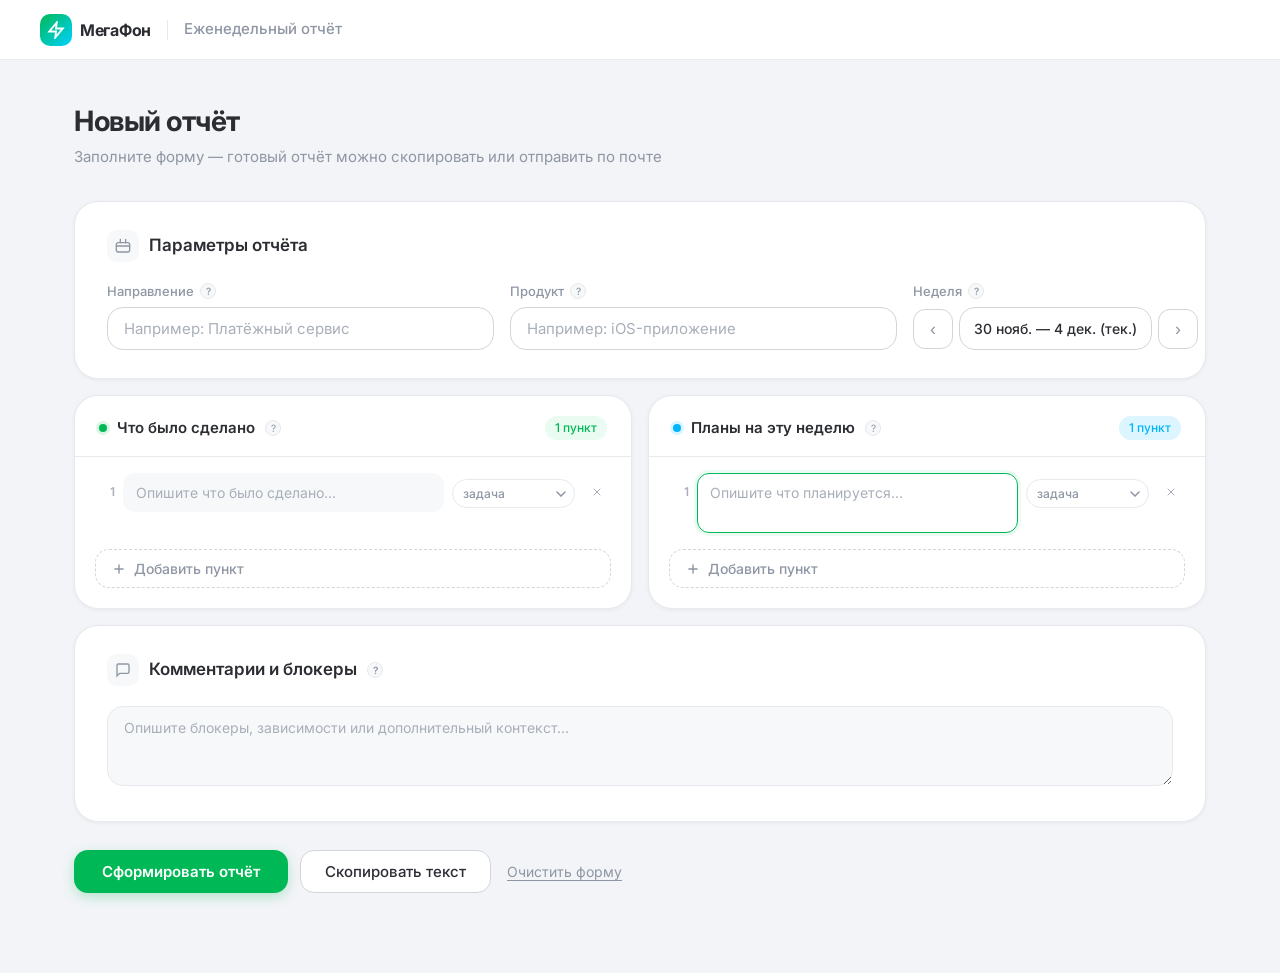
<file: Weekly Report/index.html>
<!DOCTYPE html>
<html lang="ru">
<head>
<meta charset="UTF-8">
<meta name="viewport" content="width=device-width, initial-scale=1.0">
<title>Еженедельный отчёт — МегаФон B2B</title>
<link rel="preconnect" href="https://fonts.googleapis.com">
<link href="https://fonts.googleapis.com/css2?family=Inter:wght@400;500;600;700&display=swap" rel="stylesheet">
<style>
  :root {
    --green: #00B956;
    --green-hover: #00A94F;
    --green-pressed: #009447;
    --purple: #731982;
    --bg: #F2F4F7;
    --card: #FFFFFF;
    --surface: #F7F8FA;
    --border: #D2D5DA;
    --border-light: #E6E9EE;
    --text-primary: #2B2D33;
    --text-secondary: #8F96A4;
    --text-disabled: #A8AFB9;
    --text-inverse: #FFFFFF;
    --success-bg: #EAFBF1;
    --info-bg: #DDF5FF;
    --info-accent: #00B5FF;
    --warning-bg: #FFF6E5;
    --warning-accent: #FF9F0A;
    --error-bg: #FFF0F0;
    --error-accent: #FF4D4F;
  }

  * { box-sizing: border-box; margin: 0; padding: 0; }

  body {
    font-family: 'Inter', Arial, sans-serif;
    background: var(--bg);
    color: var(--text-primary);
    font-size: 15px;
    line-height: 1.5;
    min-height: 100vh;
  }

  /* ── TOPBAR ── */
  .topbar {
    background: #fff;
    border-bottom: 1px solid var(--border-light);
    height: 60px;
    display: flex;
    align-items: center;
    padding: 0 40px;
    gap: 12px;
    position: sticky;
    top: 0;
    z-index: 50;
  }
  .topbar-logo {
    display: flex;
    align-items: center;
    gap: 8px;
  }
  .logo-mark {
    width: 32px;
    height: 32px;
    background: linear-gradient(135deg, var(--green) 0%, #00D2FF 100%);
    border-radius: 10px;
    display: flex;
    align-items: center;
    justify-content: center;
  }
  .logo-mark svg { color: #fff; }
  .logo-text {
    font-size: 16px;
    font-weight: 700;
    color: var(--text-primary);
    letter-spacing: -0.3px;
  }
  .topbar-divider {
    width: 1px;
    height: 20px;
    background: var(--border-light);
    margin: 0 4px;
  }
  .topbar-title {
    font-size: 15px;
    font-weight: 500;
    color: var(--text-secondary);
  }

  /* ── PAGE ── */
  .page {
    max-width: 1180px;
    margin: 0 auto;
    padding: 40px 24px 80px;
  }

  /* ── PAGE HEADER ── */
  .page-header {
    margin-bottom: 32px;
  }
  .page-header h1 {
    font-size: 28px;
    font-weight: 700;
    color: var(--text-primary);
    letter-spacing: -0.5px;
    margin-bottom: 4px;
  }
  .page-header p {
    font-size: 15px;
    color: var(--text-secondary);
  }

  /* ── CARD ── */
  .card {
    background: var(--card);
    border: 1px solid var(--border-light);
    border-radius: 24px;
    padding: 28px 32px;
    box-shadow: 0 1px 4px rgba(0,0,0,.05);
  }
  .card + .card { margin-top: 16px; }
  .card-title {
    font-size: 17px;
    font-weight: 600;
    color: var(--text-primary);
    margin-bottom: 20px;
    display: flex;
    align-items: center;
    gap: 10px;
  }
  .card-title .icon-badge {
    width: 32px; height: 32px;
    border-radius: 10px;
    display: flex; align-items: center; justify-content: center;
    flex-shrink: 0;
  }
  .icon-badge.green { background: var(--success-bg); }
  .icon-badge.blue  { background: var(--info-bg); }
  .icon-badge.gray  { background: var(--surface); }

  /* ── META ROW ── */
  .meta-row {
    display: grid;
    grid-template-columns: 1fr 1fr 260px;
    gap: 16px;
  }

  /* ── FIELD ── */
  .field { display: flex; flex-direction: column; gap: 6px; }
  .field-label {
    font-size: 13px;
    font-weight: 500;
    color: var(--text-secondary);
    display: flex;
    align-items: center;
    gap: 6px;
  }
  .field-input {
    background: #fff;
    border: 1.5px solid var(--border);
    border-radius: 16px;
    color: var(--text-primary);
    font-family: 'Inter', Arial, sans-serif;
    font-size: 15px;
    padding: 11px 16px;
    outline: none;
    transition: border-color .18s, box-shadow .18s;
    width: 100%;
    -webkit-appearance: none;
  }
  .field-input::placeholder { color: var(--text-disabled); }
  .field-input:focus {
    border-color: var(--green);
    box-shadow: 0 0 0 3px rgba(0,185,86,.1);
  }

  /* week nav */
  .week-nav { display: flex; align-items: center; gap: 6px; }
  .week-arrow {
    width: 40px; height: 40px;
    border-radius: 12px;
    border: 1.5px solid var(--border);
    background: #fff;
    color: var(--text-secondary);
    cursor: pointer;
    display: flex; align-items: center; justify-content: center;
    font-size: 18px; line-height: 1;
    flex-shrink: 0;
    transition: border-color .18s, color .18s;
  }
  .week-arrow:hover { border-color: var(--green); color: var(--green); }
  .week-value {
    flex: 1;
    background: #fff;
    border: 1.5px solid var(--border);
    border-radius: 16px;
    color: var(--text-primary);
    font-family: 'Inter', Arial, sans-serif;
    font-size: 14px;
    font-weight: 500;
    padding: 10px 14px;
    text-align: center;
    cursor: pointer;
    transition: border-color .18s;
    white-space: nowrap;
    user-select: none;
  }
  .week-value:hover { border-color: var(--green); }

  /* ── TOOLTIP ── */
  .tip-wrap { position: relative; display: inline-flex; }
  .tip-icon {
    width: 16px; height: 16px;
    border-radius: 50%;
    background: var(--surface);
    border: 1px solid var(--border-light);
    color: var(--text-secondary);
    font-size: 10px;
    display: inline-flex; align-items: center; justify-content: center;
    cursor: default;
    font-style: normal;
    transition: border-color .18s, color .18s;
  }
  .tip-icon:hover { border-color: var(--green); color: var(--green); }
  .tip-box {
    position: absolute;
    bottom: calc(100% + 8px);
    left: 50%; transform: translateX(-50%);
    background: var(--text-primary);
    color: #fff;
    font-size: 12px;
    font-family: 'Inter', Arial, sans-serif;
    font-weight: 400;
    line-height: 1.5;
    padding: 8px 12px;
    border-radius: 12px;
    width: 220px;
    white-space: normal;
    pointer-events: none;
    opacity: 0;
    transition: opacity .18s;
    z-index: 100;
    box-shadow: 0 4px 16px rgba(0,0,0,.15);
  }
  .tip-box::after {
    content: '';
    position: absolute; top: 100%; left: 50%; transform: translateX(-50%);
    border: 5px solid transparent;
    border-top-color: var(--text-primary);
  }
  .tip-wrap:hover .tip-box { opacity: 1; }

  /* ── BLOCKS ── */
  .blocks-grid {
    display: grid;
    grid-template-columns: 1fr 1fr;
    gap: 16px;
    margin-top: 0;
  }
  .block-card {
    background: var(--card);
    border: 1.5px solid var(--border-light);
    border-radius: 24px;
    box-shadow: 0 1px 4px rgba(0,0,0,.05);
    overflow: hidden;
    transition: box-shadow .2s, border-color .2s;
    display: flex;
    flex-direction: column;
  }
  .block-card:hover { box-shadow: 0 4px 20px rgba(0,0,0,.08); }

  .block-head {
    padding: 20px 24px 16px;
    border-bottom: 1px solid var(--border-light);
    display: flex;
    align-items: center;
    justify-content: space-between;
  }
  .block-head-left { display: flex; align-items: center; gap: 10px; }
  .block-label {
    font-size: 15px;
    font-weight: 600;
    color: var(--text-primary);
  }
  .block-badge {
    font-size: 12px;
    font-weight: 500;
    padding: 3px 10px;
    border-radius: 999px;
    background: var(--surface);
    color: var(--text-secondary);
    transition: background .2s, color .2s;
  }
  .block-badge.has-items {
    background: var(--success-bg);
    color: var(--green);
  }
  .block-badge.plan-items {
    background: var(--info-bg);
    color: var(--info-accent);
  }

  .items-list {
    padding: 16px 20px;
    display: flex;
    flex-direction: column;
    gap: 8px;
    flex: 1;
  }
  .empty-hint {
    color: var(--text-disabled);
    font-size: 13px;
    padding: 8px 0;
    display: none;
  }
  .items-list:empty + .empty-hint,
  .items-list.is-empty + .empty-hint { display: block; }

  .item-row {
    display: flex;
    align-items: flex-start;
    gap: 8px;
    animation: slideIn .2s ease;
  }
  @keyframes slideIn {
    from { opacity: 0; transform: translateY(-8px); }
    to   { opacity: 1; transform: translateY(0); }
  }

  .item-num {
    font-size: 12px;
    font-weight: 600;
    color: var(--text-disabled);
    min-width: 20px;
    text-align: right;
    padding-top: 10px;
    user-select: none;
  }

  .item-textarea {
    flex: 1;
    background: var(--surface);
    border: 1.5px solid transparent;
    border-radius: 12px;
    color: var(--text-primary);
    font-family: 'Inter', Arial, sans-serif;
    font-size: 14px;
    padding: 8px 12px;
    outline: none;
    resize: none;
    min-height: 38px;
    line-height: 1.5;
    transition: border-color .18s, background .18s;
    overflow: hidden;
  }
  .item-textarea:focus {
    border-color: var(--green);
    background: #fff;
    box-shadow: 0 0 0 3px rgba(0,185,86,.08);
    min-height: 60px;
  }
  .item-textarea::placeholder { color: var(--text-disabled); }

  .item-type {
    -webkit-appearance: none;
    background: #fff url("data:image/svg+xml,%3Csvg xmlns='http://www.w3.org/2000/svg' width='10' height='6'%3E%3Cpath d='M1 1l4 4 4-4' stroke='%238F96A4' stroke-width='1.5' fill='none' stroke-linecap='round'/%3E%3C/svg%3E") no-repeat right 8px center;
    border: 1.5px solid var(--border-light);
    border-radius: 999px;
    color: var(--text-secondary);
    font-family: 'Inter', Arial, sans-serif;
    font-size: 12px;
    font-weight: 500;
    padding: 6px 26px 6px 10px;
    cursor: pointer;
    outline: none;
    margin-top: 6px;
    transition: border-color .18s, color .18s;
    white-space: nowrap;
  }
  .item-type option { background: #fff; color: var(--text-primary); }
  .item-type:hover { border-color: var(--green); color: var(--green); }

  .item-del {
    width: 28px; height: 28px;
    border-radius: 8px;
    border: 1.5px solid transparent;
    background: transparent;
    color: var(--text-disabled);
    cursor: pointer;
    display: flex; align-items: center; justify-content: center;
    margin-top: 5px;
    flex-shrink: 0;
    transition: background .15s, border-color .15s, color .15s;
  }
  .item-del:hover {
    background: var(--error-bg);
    border-color: rgba(255,77,79,.2);
    color: var(--error-accent);
  }

  .add-row {
    padding: 0 20px 20px;
  }
  .add-btn {
    display: flex;
    align-items: center;
    gap: 8px;
    width: 100%;
    background: transparent;
    border: 1.5px dashed var(--border);
    border-radius: 14px;
    color: var(--text-secondary);
    font-family: 'Inter', Arial, sans-serif;
    font-size: 14px;
    font-weight: 500;
    padding: 10px 16px;
    cursor: pointer;
    transition: border-color .18s, color .18s, background .18s;
  }
  .add-btn:hover {
    border-color: var(--green);
    color: var(--green);
    background: var(--success-bg);
  }

  /* ── COMMENTS ── */
  .comments-textarea {
    width: 100%;
    background: var(--surface);
    border: 1.5px solid var(--border-light);
    border-radius: 16px;
    color: var(--text-primary);
    font-family: 'Inter', Arial, sans-serif;
    font-size: 14px;
    padding: 12px 16px;
    outline: none;
    resize: vertical;
    min-height: 80px;
    transition: border-color .18s;
  }
  .comments-textarea:focus { border-color: var(--green); box-shadow: 0 0 0 3px rgba(0,185,86,.08); background: #fff; }
  .comments-textarea::placeholder { color: var(--text-disabled); }

  /* ── ACTIONS ── */
  .actions-row {
    display: flex;
    align-items: center;
    gap: 12px;
    flex-wrap: wrap;
    padding-top: 4px;
  }
  .btn-primary {
    background: var(--green);
    color: #fff;
    border: none;
    border-radius: 14px;
    font-family: 'Inter', Arial, sans-serif;
    font-size: 15px;
    font-weight: 600;
    padding: 12px 28px;
    cursor: pointer;
    transition: background .18s, box-shadow .18s, transform .1s;
    box-shadow: 0 4px 12px rgba(0,185,86,.25);
  }
  .btn-primary:hover { background: var(--green-hover); box-shadow: 0 6px 18px rgba(0,185,86,.35); transform: translateY(-1px); }
  .btn-primary:active { background: var(--green-pressed); transform: translateY(0); box-shadow: none; }

  .btn-secondary {
    background: #fff;
    color: var(--text-primary);
    border: 1.5px solid var(--border);
    border-radius: 14px;
    font-family: 'Inter', Arial, sans-serif;
    font-size: 15px;
    font-weight: 500;
    padding: 11px 24px;
    cursor: pointer;
    transition: border-color .18s, color .18s;
  }
  .btn-secondary:hover { border-color: var(--green); color: var(--green); }

  .btn-ghost {
    background: transparent;
    border: none;
    color: var(--text-secondary);
    font-family: 'Inter', Arial, sans-serif;
    font-size: 14px;
    padding: 8px 4px;
    cursor: pointer;
    text-decoration: underline;
    text-underline-offset: 3px;
    transition: color .18s;
  }
  .btn-ghost:hover { color: var(--error-accent); }

  /* section label */
  .section-label {
    font-size: 13px;
    font-weight: 600;
    color: var(--text-secondary);
    text-transform: uppercase;
    letter-spacing: 0.8px;
    margin-bottom: 12px;
    display: flex;
    align-items: center;
    gap: 8px;
  }
  .section-label span { display: flex; align-items: center; }

  /* ── MODAL ── */
  .modal-overlay {
    position: fixed; inset: 0;
    background: rgba(43,45,51,.5);
    backdrop-filter: blur(6px);
    z-index: 200;
    display: flex; align-items: center; justify-content: center;
    padding: 24px;
    opacity: 0; pointer-events: none;
    transition: opacity .25s;
  }
  .modal-overlay.open { opacity: 1; pointer-events: all; }
  .modal {
    background: #fff;
    border-radius: 24px;
    width: 100%; max-width: 640px;
    max-height: 85vh;
    overflow-y: auto;
    transform: translateY(20px);
    transition: transform .25s;
    box-shadow: 0 24px 64px rgba(0,0,0,.15);
  }
  .modal-overlay.open .modal { transform: translateY(0); }
  .modal-header {
    padding: 24px 28px 20px;
    border-bottom: 1px solid var(--border-light);
    display: flex; align-items: center; justify-content: space-between;
    position: sticky; top: 0; background: #fff; border-radius: 24px 24px 0 0;
  }
  .modal-header h2 { font-size: 17px; font-weight: 700; color: var(--text-primary); }
  .modal-close {
    width: 32px; height: 32px;
    border-radius: 10px; border: 1.5px solid var(--border-light);
    background: var(--surface);
    color: var(--text-secondary);
    font-size: 18px; line-height: 1;
    cursor: pointer;
    display: flex; align-items: center; justify-content: center;
    transition: border-color .18s, color .18s;
  }
  .modal-close:hover { border-color: var(--error-accent); color: var(--error-accent); }
  .modal-body { padding: 24px 28px; }
  .preview-text {
    background: var(--surface);
    border: 1.5px solid var(--border-light);
    border-radius: 16px;
    padding: 20px;
    font-size: 13.5px;
    line-height: 1.9;
    color: var(--text-primary);
    white-space: pre-wrap;
    word-break: break-word;
    font-family: 'Inter', Arial, monospace;
    max-height: 400px;
    overflow-y: auto;
  }
  .modal-actions { display: flex; gap: 10px; margin-top: 20px; flex-wrap: wrap; }

  /* ── TOAST ── */
  .toast {
    position: fixed; bottom: 32px; right: 32px;
    background: var(--text-primary);
    color: #fff;
    font-size: 14px;
    font-weight: 500;
    padding: 14px 20px;
    border-radius: 14px;
    z-index: 300;
    transform: translateY(16px); opacity: 0;
    transition: all .25s;
    pointer-events: none;
    box-shadow: 0 8px 24px rgba(0,0,0,.2);
    display: flex; align-items: center; gap: 8px;
  }
  .toast.show { transform: translateY(0); opacity: 1; }
  .toast-dot { width: 8px; height: 8px; border-radius: 50%; background: var(--green); flex-shrink: 0; }

  /* ── STATUS DOT ── */
  .status-dot {
    width: 8px; height: 8px;
    border-radius: 50%;
    flex-shrink: 0;
  }
  .status-dot.green { background: var(--green); box-shadow: 0 0 0 3px rgba(0,185,86,.15); }
  .status-dot.blue  { background: var(--info-accent); box-shadow: 0 0 0 3px rgba(0,181,255,.15); }

  @media (max-width: 720px) {
    .meta-row { grid-template-columns: 1fr 1fr; }
    .meta-row .field:last-child { grid-column: span 2; }
    .blocks-grid { grid-template-columns: 1fr; }
    .topbar { padding: 0 20px; }
    .page { padding: 24px 16px 80px; }
    .card { padding: 20px; }
  }
</style>
</head>
<body>

<!-- TOPBAR -->
<nav class="topbar">
  <div class="topbar-logo">
    <div class="logo-mark">
      <svg width="18" height="18" viewBox="0 0 24 24" fill="none" stroke="currentColor" stroke-width="2.5" stroke-linecap="round"><path d="M13 2L3 14h9l-1 8 10-12h-9l1-8z"/></svg>
    </div>
    <span class="logo-text">МегаФон</span>
  </div>
  <div class="topbar-divider"></div>
  <span class="topbar-title">Еженедельный отчёт</span>
</nav>

<!-- PAGE -->
<div class="page">

  <div class="page-header">
    <h1 id="pageTitle">Новый отчёт</h1>
    <p>Заполните форму — готовый отчёт можно скопировать или отправить по почте</p>
  </div>

  <!-- META -->
  <div class="card" style="margin-bottom:16px">
    <div class="card-title">
      <div class="icon-badge gray">
        <svg width="16" height="16" viewBox="0 0 24 24" fill="none" stroke="#8F96A4" stroke-width="2" stroke-linecap="round"><rect x="2" y="7" width="20" height="14" rx="3"/><path d="M16 2v5M8 2v5M2 12h20"/></svg>
      </div>
      Параметры отчёта
    </div>
    <div class="meta-row">
      <div class="field">
        <label class="field-label">
          Направление
          <span class="tip-wrap">
            <i class="tip-icon">?</i>
            <span class="tip-box">Название вашего направления или продуктовой группы</span>
          </span>
        </label>
        <input class="field-input" id="direction" placeholder="Например: Платёжный сервис" oninput="updateTitle()">
      </div>
      <div class="field">
        <label class="field-label">
          Продукт
          <span class="tip-wrap">
            <i class="tip-icon">?</i>
            <span class="tip-box">Конкретный продукт или компонент внутри направления</span>
          </span>
        </label>
        <input class="field-input" id="product" placeholder="Например: iOS-приложение">
      </div>
      <div class="field">
        <label class="field-label">
          Неделя
          <span class="tip-wrap">
            <i class="tip-icon">?</i>
            <span class="tip-box">Рабочая неделя отчёта. Используйте стрелки для навигации</span>
          </span>
        </label>
        <div class="week-nav">
          <button class="week-arrow" onclick="changeWeek(-1)">&#8249;</button>
          <div class="week-value" id="weekVal" onclick="pickWeek()" title="Выбрать неделю"></div>
          <button class="week-arrow" onclick="changeWeek(1)">&#8250;</button>
        </div>
        <input type="week" id="weekPicker" style="position:fixed;opacity:0;pointer-events:none;width:0;height:0" onchange="onWeekPicked()">
      </div>
    </div>
  </div>

  <!-- BLOCKS -->
  <div class="blocks-grid" style="margin-bottom:16px">

    <!-- DONE -->
    <div class="block-card">
      <div class="block-head">
        <div class="block-head-left">
          <div class="status-dot green"></div>
          <span class="block-label">Что было сделано</span>
          <span class="tip-wrap">
            <i class="tip-icon">?</i>
            <span class="tip-box">Завершённые задачи, реализованные фичи, артефакты и достигнутые результаты за прошедшую неделю</span>
          </span>
        </div>
        <span class="block-badge" id="doneBadge">0 пунктов</span>
      </div>
      <div class="items-list" id="doneList"></div>
      <div class="add-row">
        <button class="add-btn" onclick="addItem('done')">
          <svg width="14" height="14" viewBox="0 0 24 24" fill="none" stroke="currentColor" stroke-width="2.5" stroke-linecap="round"><path d="M12 5v14M5 12h14"/></svg>
          Добавить пункт
        </button>
      </div>
    </div>

    <!-- PLAN -->
    <div class="block-card">
      <div class="block-head">
        <div class="block-head-left">
          <div class="status-dot blue"></div>
          <span class="block-label">Планы на эту неделю</span>
          <span class="tip-wrap">
            <i class="tip-icon">?</i>
            <span class="tip-box">Задачи и цели, которые планируется выполнить на текущей неделе</span>
          </span>
        </div>
        <span class="block-badge" id="planBadge">0 пунктов</span>
      </div>
      <div class="items-list" id="planList"></div>
      <div class="add-row">
        <button class="add-btn" onclick="addItem('plan')">
          <svg width="14" height="14" viewBox="0 0 24 24" fill="none" stroke="currentColor" stroke-width="2.5" stroke-linecap="round"><path d="M12 5v14M5 12h14"/></svg>
          Добавить пункт
        </button>
      </div>
    </div>

  </div>

  <!-- COMMENTS -->
  <div class="card" style="margin-bottom:24px">
    <div class="card-title">
      <div class="icon-badge gray">
        <svg width="16" height="16" viewBox="0 0 24 24" fill="none" stroke="#8F96A4" stroke-width="2" stroke-linecap="round"><path d="M21 15a2 2 0 0 1-2 2H7l-4 4V5a2 2 0 0 1 2-2h14a2 2 0 0 1 2 2z"/></svg>
      </div>
      Комментарии и блокеры
      <span class="tip-wrap">
        <i class="tip-icon">?</i>
        <span class="tip-box">Важный контекст, риски, зависимости от других команд и всё, что влияет на работу</span>
      </span>
    </div>
    <textarea class="comments-textarea" id="comments" placeholder="Опишите блокеры, зависимости или дополнительный контекст…"></textarea>
  </div>

  <!-- ACTIONS -->
  <div class="actions-row">
    <button class="btn-primary" onclick="showPreview()">
      Сформировать отчёт
    </button>
    <button class="btn-secondary" onclick="copyReport()">Скопировать текст</button>
    <button class="btn-ghost" onclick="clearAll()">Очистить форму</button>
  </div>

</div>

<!-- MODAL -->
<div class="modal-overlay" id="modal" onclick="closeModalBg(event)">
  <div class="modal">
    <div class="modal-header">
      <h2>Готовый отчёт</h2>
      <button class="modal-close" onclick="closeModal()">&#215;</button>
    </div>
    <div class="modal-body">
      <div class="preview-text" id="previewText"></div>
      <div class="modal-actions">
        <button class="btn-primary" onclick="copyFromModal()">Скопировать</button>
        <button class="btn-secondary" onclick="mailReport()">Открыть в почте</button>
        <button class="btn-secondary" onclick="closeModal()">Закрыть</button>
      </div>
    </div>
  </div>
</div>

<div class="toast" id="toast">
  <div class="toast-dot"></div>
  <span id="toastText"></span>
</div>

<script>
var TYPES_DONE = ['задача','фича','фикс','артефакт','результат','исследование'];
var TYPES_PLAN = ['задача','фича','исследование','встреча','релиз','ревью'];
var weekOffset = 0;

function getWeekRange(offset) {
  var now = new Date();
  var day = now.getDay() || 7;
  var mon = new Date(now);
  mon.setDate(now.getDate() - day + 1 + offset * 7);
  var fri = new Date(mon);
  fri.setDate(mon.getDate() + 4);
  var fmt = function(d) { return d.toLocaleDateString('ru-RU', {day:'numeric', month:'short'}); };
  return fmt(mon) + ' — ' + fmt(fri);
}

function updateWeek() {
  var label = getWeekRange(weekOffset);
  var tag = weekOffset === 0 ? ' (тек.)' : weekOffset === -1 ? ' (пред.)' : '';
  document.getElementById('weekVal').textContent = label + tag;
}

function changeWeek(d) { weekOffset += d; updateWeek(); }

function pickWeek() {
  var p = document.getElementById('weekPicker');
  p.style.pointerEvents = 'auto';
  p.click();
  setTimeout(function() { p.style.pointerEvents = 'none'; }, 500);
}

function onWeekPicked() {
  var val = document.getElementById('weekPicker').value;
  if (!val) return;
  var parts = val.split('-W');
  var y = parseInt(parts[0]), w = parseInt(parts[1]);
  var now = new Date();
  var day = now.getDay() || 7;
  var thisMon = new Date(now);
  thisMon.setDate(now.getDate() - day + 1);
  thisMon.setHours(0,0,0,0);
  var jan4 = new Date(y, 0, 4);
  var w1 = new Date(jan4);
  w1.setDate(jan4.getDate() - (jan4.getDay() || 7) + 1);
  var picked = new Date(w1);
  picked.setDate(w1.getDate() + (w - 1) * 7);
  picked.setHours(0,0,0,0);
  weekOffset = Math.round((picked - thisMon) / 604800000);
  updateWeek();
}

function updateTitle() {
  var val = document.getElementById('direction').value.trim();
  document.getElementById('pageTitle').textContent = val ? 'Отчёт: ' + val : 'Новый отчёт';
}

function plural(n) {
  if (n === 1) return '1 пункт';
  if (n >= 2 && n <= 4) return n + ' пункта';
  return n + ' пунктов';
}

function updateBadge(block) {
  var n = document.getElementById(block + 'List').querySelectorAll('.item-row').length;
  var el = document.getElementById(block + 'Badge');
  el.textContent = plural(n);
  el.className = 'block-badge' + (n > 0 ? (block === 'done' ? ' has-items' : ' plan-items') : '');
}

function addItem(block) {
  var list = document.getElementById(block + 'List');
  var types = block === 'done' ? TYPES_DONE : TYPES_PLAN;
  var idx = list.querySelectorAll('.item-row').length + 1;
  var ph = block === 'done' ? 'Опишите что было сделано…' : 'Опишите что планируется…';
  var opts = types.map(function(t) { return '<option value="' + t + '">' + t + '</option>'; }).join('');

  var row = document.createElement('div');
  row.className = 'item-row';
  row.innerHTML =
    '<span class="item-num">' + idx + '</span>' +
    '<textarea class="item-textarea" placeholder="' + ph + '" rows="1" oninput="autoH(this)"></textarea>' +
    '<select class="item-type">' + opts + '</select>' +
    '<button class="item-del" onclick="delItem(this,\'' + block + '\')" title="Удалить">' +
      '<svg width="12" height="12" viewBox="0 0 24 24" fill="none" stroke="currentColor" stroke-width="2" stroke-linecap="round"><path d="M18 6L6 18M6 6l12 12"/></svg>' +
    '</button>';

  list.appendChild(row);
  row.querySelector('textarea').focus();
  updateBadge(block);
}

function delItem(btn, block) {
  btn.closest('.item-row').remove();
  reindex(block);
  updateBadge(block);
}

function reindex(block) {
  document.getElementById(block + 'List').querySelectorAll('.item-row').forEach(function(r, i) {
    r.querySelector('.item-num').textContent = i + 1;
  });
}

function autoH(el) {
  el.style.height = 'auto';
  el.style.height = el.scrollHeight + 'px';
}

function getItems(block) {
  var rows = document.getElementById(block + 'List').querySelectorAll('.item-row');
  var out = [];
  rows.forEach(function(r) {
    var t = r.querySelector('textarea').value.trim();
    var tp = r.querySelector('select').value;
    if (t) out.push({ text: t, type: tp });
  });
  return out;
}

function buildReport() {
  var dir = document.getElementById('direction').value.trim() || '—';
  var prod = document.getElementById('product').value.trim() || '—';
  var week = getWeekRange(weekOffset);
  var comments = document.getElementById('comments').value.trim();
  var done = getItems('done');
  var plan = getItems('plan');
  var s = '';
  s += '📋 ЕЖЕНЕДЕЛЬНЫЙ ОТЧЁТ\n';
  s += '─────────────────────────────────────\n';
  s += 'Направление : ' + dir + '\n';
  s += 'Продукт     : ' + prod + '\n';
  s += 'Период      : ' + week + '\n';
  s += '─────────────────────────────────────\n\n';
  s += '✅ ЧТО БЫЛО СДЕЛАНО\n';
  if (!done.length) s += '   (не заполнено)\n';
  else done.forEach(function(i, n) { s += '   ' + (n+1) + '. [' + i.type + '] ' + i.text + '\n'; });
  s += '\n🗓 ПЛАНЫ НА ЭТУ НЕДЕЛЮ\n';
  if (!plan.length) s += '   (не заполнено)\n';
  else plan.forEach(function(i, n) { s += '   ' + (n+1) + '. [' + i.type + '] ' + i.text + '\n'; });
  if (comments) s += '\n💬 КОММЕНТАРИИ И БЛОКЕРЫ\n   ' + comments.split('\n').join('\n   ') + '\n';
  return s;
}

function showPreview() {
  document.getElementById('previewText').textContent = buildReport();
  document.getElementById('modal').classList.add('open');
}

function closeModal() { document.getElementById('modal').classList.remove('open'); }
function closeModalBg(e) { if (e.target.id === 'modal') closeModal(); }

function copyReport() {
  navigator.clipboard.writeText(buildReport()).then(function() { toast('Скопировано в буфер обмена'); });
}

function copyFromModal() {
  navigator.clipboard.writeText(document.getElementById('previewText').textContent).then(function() {
    toast('Скопировано');
    setTimeout(closeModal, 700);
  });
}

function mailReport() {
  var dir = document.getElementById('direction').value.trim() || 'Направление';
  var week = getWeekRange(weekOffset);
  var subj = encodeURIComponent('Отчёт: ' + dir + ' / ' + week);
  var body = encodeURIComponent(buildReport());
  window.location.href = 'mailto:?subject=' + subj + '&body=' + body;
}

function clearAll() {
  if (!confirm('Очистить всю форму?')) return;
  ['direction','product','comments'].forEach(function(id) { document.getElementById(id).value = ''; });
  ['done','plan'].forEach(function(b) {
    document.getElementById(b + 'List').innerHTML = '';
    updateBadge(b);
  });
  weekOffset = 0;
  updateWeek();
  updateTitle();
}

function toast(msg) {
  document.getElementById('toastText').textContent = msg;
  var t = document.getElementById('toast');
  t.classList.add('show');
  setTimeout(function() { t.classList.remove('show'); }, 2500);
}

updateWeek();
addItem('done');
addItem('plan');
</script>
</body>
</html>
</file>
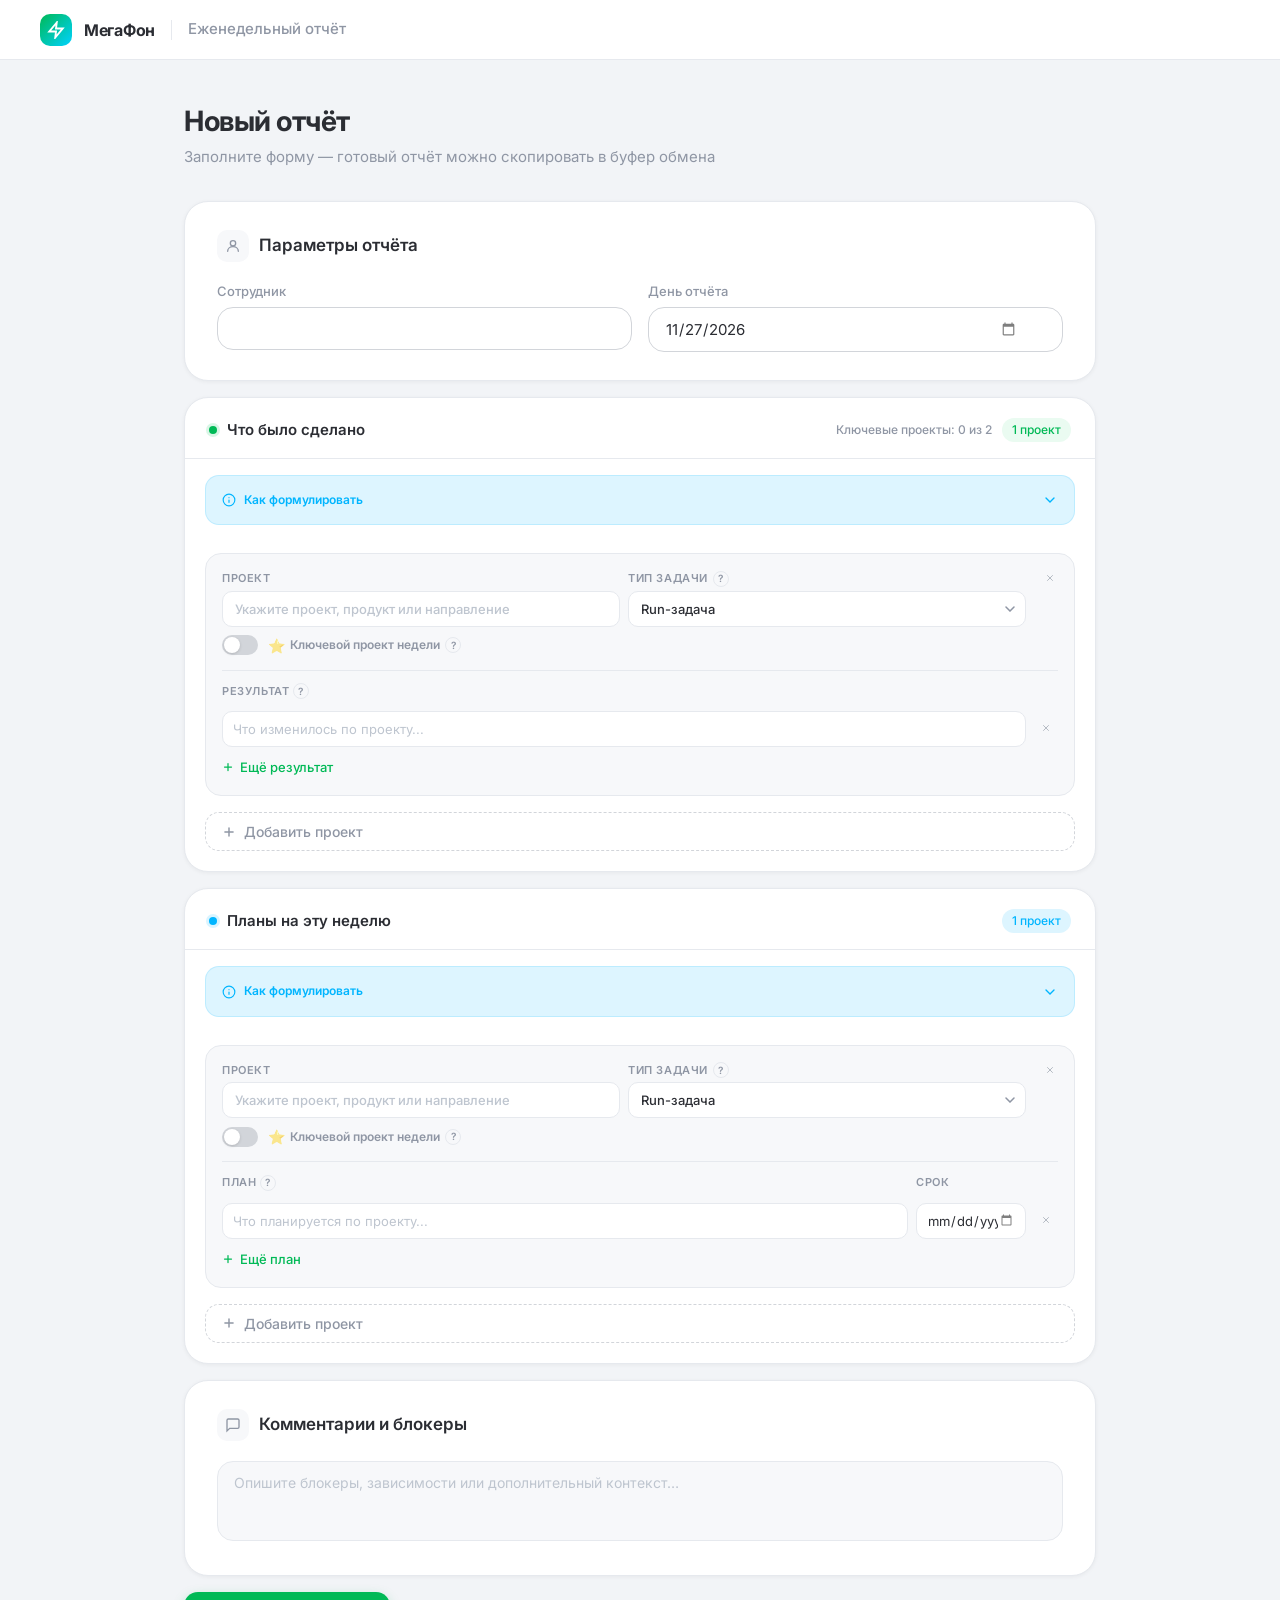
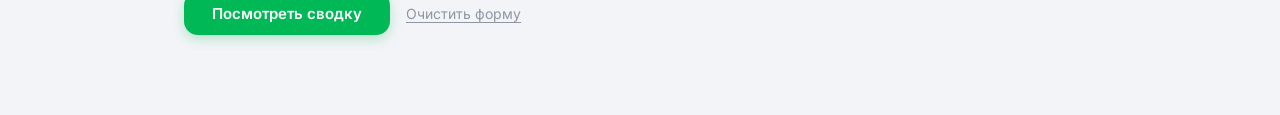
<file: weekly-report/index.html>
<!DOCTYPE html>
<html lang="ru">
<head>
<meta charset="UTF-8">
<meta name="viewport" content="width=device-width, initial-scale=1.0">
<title>Еженедельный отчёт — МегаФон B2B</title>
<link rel="preconnect" href="https://fonts.googleapis.com">
<link href="https://fonts.googleapis.com/css2?family=Inter:wght@400;500;600;700&display=swap" rel="stylesheet">
<style>
:root{--green:#00B956;--green-hover:#00A94F;--green-pressed:#009447;--bg:#F2F4F7;--card:#FFFFFF;--surface:#F7F8FA;--border:#D2D5DA;--border-light:#E6E9EE;--text-primary:#2B2D33;--text-secondary:#8F96A4;--text-disabled:#A8AFB9;--placeholder:#BEC5CF;--success-bg:#EAFBF1;--info-bg:#DDF5FF;--info-accent:#00B5FF;--error-bg:#FFF0F0;--error-accent:#FF4D4F;--warning-bg:#FFF6E5;--warning-accent:#FF9F0A;--key-bg:#FFFBEA;--key-border:rgba(255,193,7,.4)}
*{box-sizing:border-box;margin:0;padding:0}
body{font-family:'Inter',Arial,sans-serif;background:var(--bg);color:var(--text-primary);font-size:15px;line-height:1.5;min-height:100vh}
.topbar{background:#fff;border-bottom:1px solid var(--border-light);height:60px;display:flex;align-items:center;padding:0 40px;gap:12px;position:sticky;top:0;z-index:50}
.logo-mark{width:32px;height:32px;background:linear-gradient(135deg,var(--green) 0%,#00D2FF 100%);border-radius:10px;display:flex;align-items:center;justify-content:center;flex-shrink:0}
.logo-text{font-size:16px;font-weight:700;color:var(--text-primary);letter-spacing:-.3px}
.topbar-divider{width:1px;height:20px;background:var(--border-light);margin:0 4px}
.topbar-title{font-size:15px;font-weight:500;color:var(--text-secondary)}
.page{max-width:960px;margin:0 auto;padding:40px 24px 80px}
.page-header{margin-bottom:32px}
.page-header h1{font-size:28px;font-weight:700;letter-spacing:-.5px;margin-bottom:4px}
.page-header p{font-size:15px;color:var(--text-secondary)}
.card{background:var(--card);border:1px solid var(--border-light);border-radius:24px;padding:28px 32px;box-shadow:0 1px 4px rgba(0,0,0,.05);margin-bottom:16px}
.card-title{font-size:17px;font-weight:600;margin-bottom:20px;display:flex;align-items:center;gap:10px}
.icon-badge{width:32px;height:32px;border-radius:10px;display:flex;align-items:center;justify-content:center;flex-shrink:0;background:var(--surface)}
.meta-row{display:grid;grid-template-columns:1fr 1fr;gap:16px}
.field{display:flex;flex-direction:column;gap:6px}
.field-label{font-size:13px;font-weight:500;color:var(--text-secondary)}
.field-input{background:#fff;border:1.5px solid var(--border);border-radius:16px;color:var(--text-primary);font-family:'Inter',Arial,sans-serif;font-size:15px;padding:11px 16px;outline:none;width:100%;transition:border-color .18s,box-shadow .18s}
.field-input::placeholder{color:var(--placeholder)}
.field-input:focus{border-color:var(--green);box-shadow:0 0 0 3px rgba(0,185,86,.1)}
.week-nav{display:flex}
.week-date-input{padding-right:44px;-webkit-appearance:none}
.week-date-input::-webkit-calendar-picker-indicator{cursor:pointer;opacity:.5}
.hint-block{margin:16px 20px 12px;padding:14px 16px;background:var(--info-bg);border:1px solid rgba(0,181,255,.15);border-radius:14px;font-size:13px;line-height:1.7}
.hint-toggle{display:flex;align-items:center;justify-content:space-between;cursor:pointer;user-select:none;gap:8px}
.hint-toggle-left{display:flex;align-items:center;gap:8px;font-weight:600;font-size:12px;color:var(--info-accent)}
.hint-chevron{width:16px;height:16px;transition:transform .2s;color:var(--info-accent);flex-shrink:0}
.hint-chevron.open{transform:rotate(180deg)}
.hint-body{margin-top:10px;display:none}
.hint-body.open{display:block}
.hint-example{display:flex;align-items:flex-start;gap:6px;margin-bottom:4px;font-size:12.5px;line-height:1.6}
.hint-example .icon{font-size:12px;flex-shrink:0;margin-top:2px}
.hint-example.positive .icon{color:var(--green)}
.hint-example.negative{color:var(--text-secondary)}
.hint-example.negative .icon{color:var(--error-accent)}
.hint-footer{margin-top:10px;padding-top:12px;border-top:1px solid rgba(0,181,255,.18);font-size:13px;line-height:1.55;color:var(--text-secondary);font-style:italic}
.block-card{background:var(--card);border:1.5px solid var(--border-light);border-radius:24px;box-shadow:0 1px 4px rgba(0,0,0,.05);transition:box-shadow .2s;display:flex;flex-direction:column;margin-bottom:16px}
.block-card:hover{box-shadow:0 4px 20px rgba(0,0,0,.08)}
.block-head{padding:20px 24px 16px;border-bottom:1px solid var(--border-light);display:flex;align-items:center;justify-content:space-between}
.block-head-left{display:flex;align-items:center;gap:10px}
.block-head-meta{display:flex;align-items:center;gap:10px;flex-wrap:wrap;justify-content:flex-end}
.block-label{font-size:15px;font-weight:600}
.block-meta{font-size:12px;font-weight:500;color:var(--text-secondary)}
.block-badge{font-size:12px;font-weight:500;padding:3px 10px;border-radius:999px;background:var(--surface);color:var(--text-secondary)}
.block-badge.done-items{background:var(--success-bg);color:var(--green)}
.block-badge.plan-items{background:var(--info-bg);color:var(--info-accent)}
.status-dot{width:8px;height:8px;border-radius:50%;flex-shrink:0}
.status-dot.green{background:var(--green);box-shadow:0 0 0 3px rgba(0,185,86,.15)}
.status-dot.blue{background:var(--info-accent);box-shadow:0 0 0 3px rgba(0,181,255,.15)}
.items-list{padding:16px 20px;display:flex;flex-direction:column;gap:14px;flex:1;min-height:20px}
.add-row{padding:0 20px 20px}
.product-item{background:var(--surface);border:1.5px solid var(--border-light);border-radius:16px;padding:16px;position:relative;animation:slideIn .2s ease;transition:border-color .2s,background .2s}
.product-item:hover{border-color:var(--border)}
.product-item.is-key{border-color:rgba(0,185,86,.28);box-shadow:inset 0 0 0 1px rgba(0,185,86,.08)}
@keyframes slideIn{from{opacity:0;transform:translateY(-6px)}to{opacity:1;transform:translateY(0)}}
.product-del{position:absolute;top:12px;right:12px;width:24px;height:24px;border-radius:6px;border:1.5px solid transparent;background:transparent;color:var(--text-disabled);cursor:pointer;display:flex;align-items:center;justify-content:center;transition:background .15s,border-color .15s,color .15s}
.product-del:hover{background:var(--error-bg);border-color:rgba(255,77,79,.2);color:var(--error-accent)}
.product-top{display:grid;grid-template-columns:1fr 1fr;gap:8px;padding-right:32px;margin-bottom:8px}
.product-col{display:flex;flex-direction:column;gap:4px}
.product-label{font-size:11px;font-weight:600;color:var(--text-secondary);text-transform:uppercase;letter-spacing:.6px;display:flex;align-items:center;gap:5px}
.product-input{background:#fff;border:1.5px solid var(--border-light);border-radius:10px;color:var(--text-primary);font-family:'Inter',Arial,sans-serif;font-size:13px;font-weight:500;padding:7px 12px;outline:none;width:100%;height:36px;transition:border-color .18s}
.product-input::placeholder{color:var(--placeholder)}
.product-input:focus{border-color:var(--green);box-shadow:0 0 0 3px rgba(0,185,86,.08)}
.product-select{background:#fff url("data:image/svg+xml,%3Csvg xmlns='http://www.w3.org/2000/svg' width='10' height='6'%3E%3Cpath d='M1 1l4 4 4-4' stroke='%238F96A4' stroke-width='1.5' fill='none' stroke-linecap='round'/%3E%3C/svg%3E") no-repeat right 10px center;border:1.5px solid var(--border-light);border-radius:10px;color:var(--text-primary);font-family:'Inter',Arial,sans-serif;font-size:13px;font-weight:500;padding:7px 30px 7px 12px;outline:none;cursor:pointer;-webkit-appearance:none;width:100%;height:36px;transition:border-color .18s}
.product-select:hover,.product-select:focus{border-color:var(--green)}
.key-toggle-row{display:flex;align-items:center;gap:10px;margin-bottom:14px}
.key-switch{position:relative;width:36px;height:20px;flex-shrink:0;cursor:pointer}
.key-switch input{opacity:0;width:0;height:0;position:absolute}
.key-slider{position:absolute;inset:0;background:var(--border);border-radius:999px;transition:background .2s}
.key-slider::after{content:'';position:absolute;left:2px;top:2px;width:16px;height:16px;background:#fff;border-radius:50%;transition:transform .2s;box-shadow:0 1px 3px rgba(0,0,0,.15)}
.key-switch input:checked+.key-slider{background:rgba(0,185,86,.45)}
.key-switch input:checked+.key-slider::after{transform:translateX(16px)}
.key-label{font-size:12px;font-weight:600;color:var(--text-secondary);display:flex;align-items:center;gap:5px;cursor:pointer;user-select:none;transition:color .18s}
.key-label.active{color:var(--text-primary)}
.key-label .star{font-size:14px;transition:opacity .18s;opacity:.55}
.key-label.active .star{opacity:1;color:var(--green)}
/* INCREMENTS — standard mode */
.increments-zone{display:flex;flex-direction:column;gap:8px;border-top:1px solid var(--border-light);padding-top:12px}
.increments-zone.hidden{display:none}
.product-item.is-key .increments-zone{display:none}
.inc-labels-done,.inc-row-done{display:grid;grid-template-columns:1fr 24px;gap:8px}
.inc-labels-plan,.inc-row-plan{display:grid;grid-template-columns:1fr 110px 24px;gap:8px}
.inc-labels-done,.inc-labels-plan{margin-bottom:4px}
.inc-labels-done span,.inc-labels-plan span{font-size:11px;font-weight:600;color:var(--text-secondary);text-transform:uppercase;letter-spacing:.6px}
.inc-desc{background:#fff;border:1.5px solid var(--border-light);border-radius:10px;color:var(--text-primary);font-family:'Inter',Arial,sans-serif;font-size:13px;padding:7px 10px;outline:none;height:36px;resize:none;overflow:hidden;width:100%;transition:border-color .18s}
.inc-desc::placeholder{color:var(--placeholder)}
.inc-desc:focus{border-color:var(--green);box-shadow:0 0 0 3px rgba(0,185,86,.08)}
.inc-desc.has-warning{border-color:var(--warning-accent)}
.inc-hint{font-size:12px;line-height:1.5;color:var(--warning-accent);padding:4px 0 2px;display:flex;align-items:flex-start;gap:5px;animation:fadeHint .2s ease}
.inc-hint .hint-icon{flex-shrink:0;font-size:11px;margin-top:1px}
@keyframes fadeHint{from{opacity:0;transform:translateY(-4px)}to{opacity:1;transform:translateY(0)}}
.inc-date{background:#fff;border:1.5px solid var(--border-light);border-radius:10px;color:var(--text-primary);font-family:'Inter',Arial,sans-serif;font-size:13px;padding:7px 10px;outline:none;height:36px;width:100%;transition:border-color .18s;-webkit-appearance:none}
.inc-date:invalid{color:var(--placeholder)}
.inc-date:focus{border-color:var(--green);box-shadow:0 0 0 3px rgba(0,185,86,.08)}
.inc-date::-webkit-calendar-picker-indicator{cursor:pointer;opacity:.5}
.inc-date.empty-warning{border-color:var(--warning-accent);background:var(--warning-bg)}
.inc-del{width:24px;height:24px;border-radius:6px;border:1.5px solid transparent;background:transparent;color:var(--text-disabled);cursor:pointer;display:flex;align-items:center;justify-content:center;margin-top:5px;transition:background .15s,color .15s;flex-shrink:0}
.inc-del:hover{background:var(--error-bg);color:var(--error-accent)}
.inc-add{display:flex;align-items:center;gap:6px;background:transparent;border:none;color:var(--green);font-family:'Inter',Arial,sans-serif;font-size:13px;font-weight:500;cursor:pointer;padding:4px 0;transition:opacity .18s}
.inc-add:hover{opacity:.7}
/* EFFECT ZONE — key task mode */
.effect-zone{display:none;border-top:1px solid var(--border-light);padding-top:14px;margin-top:2px;animation:slideIn .2s ease}
.effect-zone.open{display:flex;flex-direction:column;gap:20px}
.ef-group{display:flex;flex-direction:column;gap:8px}
.ef-group.hidden{display:none}
.ef-label{font-size:12px;font-weight:600;color:var(--text-primary);display:flex;align-items:center;gap:6px}
.ef-opt-tag{font-size:10px;font-weight:500;text-transform:none;letter-spacing:0;color:var(--text-disabled);background:var(--bg);padding:1px 7px;border-radius:999px}
.ef-hint{font-size:12px;color:var(--text-secondary);line-height:1.45}
.ef-block{background:#fff;border:1px solid var(--border-light);border-radius:16px;padding:16px;display:flex;flex-direction:column;gap:16px}
.ef-block-title{font-size:13px;font-weight:600;margin-bottom:4px}
.ef-block-copy{font-size:12px;color:var(--text-secondary);line-height:1.5;margin-bottom:14px}
.ef-input{background:#fff;border:1.5px solid var(--border-light);border-radius:10px;color:var(--text-primary);font-family:'Inter',Arial,sans-serif;font-size:13px;padding:8px 12px;outline:none;width:100%;transition:border-color .18s,height .18s,background .18s;height:36px}
.ef-input::placeholder{color:var(--placeholder)}
.ef-input:focus{border-color:var(--green);box-shadow:0 0 0 3px rgba(0,185,86,.08)}
.ef-input.required-missing{border-color:var(--warning-accent);box-shadow:0 0 0 3px rgba(255,159,10,.1);background:var(--warning-bg)}
textarea.ef-input{height:64px;resize:none;padding-top:8px}
.key-results-list{display:flex;flex-direction:column;gap:16px}
.key-result-item{display:flex;flex-direction:column;gap:12px;padding-top:16px;border-top:1px solid var(--border-light)}
.key-result-item:first-child{padding-top:0;border-top:none}
.key-result-head{display:flex;align-items:center;justify-content:space-between;gap:12px}
.key-result-title{font-size:12px;font-weight:600;color:var(--text-primary)}
.key-result-remove{border:none;background:transparent;color:var(--text-secondary);font-family:'Inter',Arial,sans-serif;font-size:12px;cursor:pointer;text-decoration:underline;text-underline-offset:3px;white-space:nowrap}
.key-result-remove:hover{color:var(--error-accent)}
.key-result-add{align-self:flex-start;margin-top:-4px}
.key-result-meta{display:grid;grid-template-columns:minmax(0,1fr);gap:10px;align-items:start}
.key-result-date-group{max-width:180px}
.feedback-line{font-size:12px;line-height:1.45;border-radius:10px;padding:8px 10px;display:none;align-items:flex-start;gap:6px;margin-top:-4px}
.feedback-line.show{display:flex}
.feedback-line.warn{background:var(--warning-bg);color:var(--warning-accent)}
.feedback-line.good{background:var(--success-bg);color:var(--green)}
.feedback-line.neutral{background:var(--surface);color:var(--text-secondary)}
.summary-list{display:flex;flex-direction:column;gap:10px;margin-bottom:16px}
.summary-project-card{background:#fff;border:1px solid var(--border-light);border-radius:14px;padding:12px 14px}
.summary-project-title{font-size:14px;font-weight:600;margin-bottom:4px}
.summary-project-type{font-size:12px;color:var(--text-secondary);margin-bottom:6px}
.summary-project-text{font-size:13px;line-height:1.55}
.summary-project-metrics{margin-top:8px;display:flex;flex-direction:column;gap:6px}
.summary-project-metric{font-size:12px;color:var(--text-primary);padding-left:12px;position:relative}
.summary-project-metric::before{content:'•';position:absolute;left:0;color:var(--text-secondary)}
.summary-section-label{font-size:12px;font-weight:600;color:var(--text-secondary);text-transform:uppercase;letter-spacing:.05em;margin:2px 0 8px}
.add-btn{display:flex;align-items:center;gap:8px;width:100%;background:transparent;border:1.5px dashed var(--border);border-radius:14px;color:var(--text-secondary);font-family:'Inter',Arial,sans-serif;font-size:14px;font-weight:500;padding:10px 16px;cursor:pointer;transition:border-color .18s,color .18s,background .18s}
.add-btn:hover{border-color:var(--green);color:var(--green);background:var(--success-bg)}
.comments-textarea{width:100%;background:var(--surface);border:1.5px solid var(--border-light);border-radius:16px;color:var(--text-primary);font-family:'Inter',Arial,sans-serif;font-size:14px;padding:12px 16px;outline:none;height:80px;resize:none;transition:border-color .18s}
.comments-textarea:focus{border-color:var(--green);box-shadow:0 0 0 3px rgba(0,185,86,.08);background:#fff}
.comments-textarea::placeholder{color:var(--placeholder)}
.actions-row{display:flex;align-items:center;gap:12px;flex-wrap:wrap}
.btn-primary{background:var(--green);color:#fff;border:none;border-radius:14px;font-family:'Inter',Arial,sans-serif;font-size:15px;font-weight:600;padding:12px 28px;cursor:pointer;transition:background .18s,box-shadow .18s,transform .1s;box-shadow:0 4px 12px rgba(0,185,86,.25)}
.btn-primary:hover{background:var(--green-hover);box-shadow:0 6px 18px rgba(0,185,86,.35);transform:translateY(-1px)}
.btn-primary:active{background:var(--green-pressed);transform:translateY(0);box-shadow:none}
.btn-ghost{background:transparent;border:none;color:var(--text-secondary);font-family:'Inter',Arial,sans-serif;font-size:14px;padding:8px 4px;cursor:pointer;text-decoration:underline;text-underline-offset:3px;transition:color .18s}
.btn-ghost:hover{color:var(--error-accent)}
.summary-overlay{position:fixed;inset:0;background:rgba(43,45,51,.5);backdrop-filter:blur(6px);z-index:200;display:flex;align-items:center;justify-content:center;padding:24px;opacity:0;pointer-events:none;transition:opacity .25s}
.summary-overlay.open{opacity:1;pointer-events:all}
.summary-card{background:#fff;border-radius:24px;width:100%;max-width:460px;transform:translateY(20px);transition:transform .25s;box-shadow:0 24px 64px rgba(0,0,0,.15);overflow:hidden;max-height:90vh;overflow-y:auto}
.summary-overlay.open .summary-card{transform:translateY(0)}
.summary-header{padding:24px 28px 16px;display:flex;align-items:center;justify-content:space-between}
.summary-header h2{font-size:17px;font-weight:700;display:flex;align-items:center;gap:8px}
.summary-close{width:32px;height:32px;border-radius:10px;border:1.5px solid var(--border-light);background:var(--surface);color:var(--text-secondary);font-size:18px;line-height:1;cursor:pointer;display:flex;align-items:center;justify-content:center}
.summary-close:hover{border-color:var(--error-accent);color:var(--error-accent)}
.summary-body{padding:0 28px 24px}
.summary-stats{display:grid;grid-template-columns:1fr 1fr;gap:10px;margin-bottom:16px}
.stat-tile{background:var(--surface);border-radius:14px;padding:14px 16px}
.stat-value{font-size:24px;font-weight:700}
.stat-label{font-size:12px;font-weight:500;color:var(--text-secondary);margin-top:2px}
.stat-tile.wide{grid-column:span 2;display:flex;align-items:center;justify-content:space-between}
.stat-bar-wrap{display:flex;align-items:center;gap:10px}
.stat-bar{width:120px;height:6px;background:var(--border-light);border-radius:999px;overflow:hidden}
.stat-bar-fill{height:100%;border-radius:999px;transition:width .4s ease}
.stat-bar-fill.green{background:var(--green)}
.summary-feedback{margin-bottom:16px;padding:14px 16px;border-radius:14px;font-size:13px;line-height:1.6;display:flex;align-items:flex-start;gap:10px}
.summary-feedback .fb-emoji{font-size:22px;flex-shrink:0;line-height:1.2}
.summary-feedback .fb-text{flex:1}
.summary-feedback .fb-title{font-weight:600;margin-bottom:2px}
.summary-feedback.positive{background:var(--success-bg)}
.summary-feedback.neutral{background:var(--surface)}
.summary-feedback.nudge{background:var(--warning-bg)}
.summary-key-card{background:var(--key-bg);border:1.5px solid var(--key-border);border-radius:12px;padding:12px 14px;margin-bottom:10px}
.summary-key-label{font-size:11px;font-weight:600;color:var(--text-secondary);text-transform:uppercase;letter-spacing:.5px;margin-bottom:3px}
.summary-key-title{font-size:13px;font-weight:600}
.summary-key-sub{font-size:12px;color:var(--text-secondary);margin-top:2px}
.summary-key-effect{font-size:12px;color:var(--text-primary);margin-top:5px;padding:6px 10px;background:rgba(255,255,255,.6);border-radius:8px}
.summary-key-quant{font-size:12px;font-weight:600;color:var(--green);margin-top:3px}
.summary-warn{background:var(--error-bg);border:1.5px solid rgba(255,77,79,.2);border-radius:12px;padding:12px 14px;margin-bottom:10px;display:flex;align-items:center;gap:10px;font-size:13px;font-weight:500;color:var(--error-accent)}
.summary-soft-warn{background:var(--warning-bg);border:1.5px solid rgba(255,159,10,.2);border-radius:12px;padding:10px 14px;margin-bottom:10px;font-size:12px;color:var(--warning-accent);display:flex;align-items:center;gap:8px}
.summary-hints{display:flex;flex-direction:column;gap:6px;margin-bottom:16px}
.summary-hint{font-size:13px;color:var(--text-secondary);display:flex;align-items:flex-start;gap:6px;line-height:1.5}
.summary-hint .icon{flex-shrink:0;margin-top:1px}
.summary-actions{display:flex;gap:10px}
.summary-actions .btn-primary{flex:1}
.btn-outline{flex:1;background:#fff;color:var(--text-primary);border:1.5px solid var(--border);border-radius:14px;font-family:'Inter',Arial,sans-serif;font-size:15px;font-weight:500;padding:11px 20px;cursor:pointer;transition:border-color .18s,color .18s;text-align:center}
.btn-outline:hover{border-color:var(--green);color:var(--green)}
.toast{position:fixed;bottom:32px;right:32px;background:var(--text-primary);color:#fff;font-size:14px;font-weight:500;padding:14px 20px;border-radius:14px;z-index:300;transform:translateY(16px);opacity:0;transition:all .25s;pointer-events:none;box-shadow:0 8px 24px rgba(0,0,0,.2);display:flex;align-items:center;gap:8px}
.toast.show{transform:translateY(0);opacity:1}
.toast-dot{width:8px;height:8px;border-radius:50%;background:var(--green);flex-shrink:0}
.tip-wrap{position:relative;display:inline-flex}
.tip-icon{width:16px;height:16px;border-radius:50%;background:var(--surface);border:1px solid var(--border-light);color:var(--text-secondary);font-size:10px;display:inline-flex;align-items:center;justify-content:center;cursor:pointer;font-style:normal;transition:border-color .18s,color .18s}
.tip-icon:hover{border-color:var(--green);color:var(--green)}
@media(max-width:720px){
  .meta-row{grid-template-columns:1fr}
  .product-top{grid-template-columns:1fr}
  .inc-row-plan,.inc-labels-plan{grid-template-columns:1fr 100px 24px}
  .key-result-head{align-items:flex-start;flex-direction:column}
  .key-result-meta{grid-template-columns:1fr}
  .topbar{padding:0 20px}
  .page{padding:24px 16px 80px}
  .card{padding:20px}
  .block-head{align-items:flex-start;gap:10px}
  .block-head-meta{justify-content:flex-start}
}
</style>
</head>
<body>
<nav class="topbar">
  <div class="logo-mark"><svg width="18" height="18" viewBox="0 0 24 24" fill="none" stroke="white" stroke-width="2.5" stroke-linecap="round"><path d="M13 2L3 14h9l-1 8 10-12h-9l1-8z"/></svg></div>
  <span class="logo-text">МегаФон</span>
  <div class="topbar-divider"></div>
  <span class="topbar-title">Еженедельный отчёт</span>
</nav>
<div class="page">
  <div class="page-header"><h1 id="pageTitle">Новый отчёт</h1><p>Заполните форму — готовый отчёт можно скопировать в буфер обмена</p></div>
  <div class="card">
    <div class="card-title"><div class="icon-badge"><svg width="16" height="16" viewBox="0 0 24 24" fill="none" stroke="#8F96A4" stroke-width="2" stroke-linecap="round"><circle cx="12" cy="8" r="4"/><path d="M4 20c0-4 3.6-7 8-7s8 3 8 7"/></svg></div>Параметры отчёта</div>
    <div class="meta-row">
      <div class="field"><label class="field-label">Сотрудник</label><input class="field-input" id="employee" oninput="updateTitle()"></div>
      <div class="field"><label class="field-label">День отчёта</label><div class="week-nav"><input type="date" class="field-input week-date-input" id="reportDay" onchange="setReportDay(this.value)"></div></div>
    </div>
  </div>
  <div class="block-card" data-block="done">
    <div class="block-head"><div class="block-head-left"><div class="status-dot green"></div><span class="block-label">Что было сделано</span></div><div class="block-head-meta"><span class="block-meta" id="doneKeyCounter">Ключевые проекты: 0 из 2</span><span class="block-badge" id="doneBadge">0 проектов</span></div></div>
    <div class="hint-block"><div class="hint-toggle" onclick="toggleHint('hintDoneBody','hintDoneChevron')"><span class="hint-toggle-left"><svg width="14" height="14" viewBox="0 0 24 24" fill="none" stroke="currentColor" stroke-width="2" stroke-linecap="round"><circle cx="12" cy="12" r="10"/><path d="M12 16v-4M12 8h.01"/></svg>Как формулировать</span><svg class="hint-chevron" id="hintDoneChevron" viewBox="0 0 24 24" fill="none" stroke="currentColor" stroke-width="2" stroke-linecap="round"><path d="M6 9l6 6 6-6"/></svg></div>
      <div class="hint-body" id="hintDoneBody">
        <div class="hint-example positive"><span class="icon">✅</span>Спроектировали карту клиентского пути для онбординга ВАТС</div>
        <div class="hint-example positive"><span class="icon">✅</span>Подготовили прототип нового сценария оформления заказа</div>
        <div class="hint-example positive"><span class="icon">✅</span>Провели UX-аудит ЛК — выявили 12 проблемных мест</div>
        <div class="hint-example negative"><span class="icon">❌</span>Провели встречу — это не инкремент</div>
        <div class="hint-example negative"><span class="icon">❌</span>Обсудили задачу с командой — это процесс, не результат</div>
        <div class="hint-footer">Пишите в форме совершённого действия во множественном числе. Фиксируйте результат, а не процесс.</div>
      </div>
    </div>
    <div class="items-list" id="doneList"></div>
    <div class="add-row"><button class="add-btn" onclick="addProduct('done')"><svg width="14" height="14" viewBox="0 0 24 24" fill="none" stroke="currentColor" stroke-width="2.5" stroke-linecap="round"><path d="M12 5v14M5 12h14"/></svg>Добавить проект</button></div>
  </div>
  <div class="block-card" data-block="plan">
    <div class="block-head"><div class="block-head-left"><div class="status-dot blue"></div><span class="block-label">Планы на эту неделю</span></div><span class="block-badge" id="planBadge">0 проектов</span></div>
    <div class="hint-block"><div class="hint-toggle" onclick="toggleHint('hintPlanBody','hintPlanChevron')"><span class="hint-toggle-left"><svg width="14" height="14" viewBox="0 0 24 24" fill="none" stroke="currentColor" stroke-width="2" stroke-linecap="round"><circle cx="12" cy="12" r="10"/><path d="M12 16v-4M12 8h.01"/></svg>Как формулировать</span><svg class="hint-chevron" id="hintPlanChevron" viewBox="0 0 24 24" fill="none" stroke="currentColor" stroke-width="2" stroke-linecap="round"><path d="M6 9l6 6 6-6"/></svg></div>
      <div class="hint-body" id="hintPlanBody">
        <div class="hint-example positive"><span class="icon">✅</span>Подготовить CJM для сценария активации</div>
        <div class="hint-example positive"><span class="icon">✅</span>Финализировать прототип и передать в разработку</div>
        <div class="hint-example positive"><span class="icon">✅</span>Провести ревью посадочной страницы перед запуском</div>
        <div class="hint-example negative"><span class="icon">❌</span>Созвониться с командой — это не план, а действие</div>
        <div class="hint-footer">Планы — это ожидаемые результаты, а не встречи и обсуждения. Укажите срок выполнения.</div>
      </div>
    </div>
    <div class="items-list" id="planList"></div>
    <div class="add-row"><button class="add-btn" onclick="addProduct('plan')"><svg width="14" height="14" viewBox="0 0 24 24" fill="none" stroke="currentColor" stroke-width="2.5" stroke-linecap="round"><path d="M12 5v14M5 12h14"/></svg>Добавить проект</button></div>
  </div>
  <div class="card">
    <div class="card-title"><div class="icon-badge"><svg width="16" height="16" viewBox="0 0 24 24" fill="none" stroke="#8F96A4" stroke-width="2" stroke-linecap="round"><path d="M21 15a2 2 0 0 1-2 2H7l-4 4V5a2 2 0 0 1 2-2h14a2 2 0 0 1 2 2z"/></svg></div>Комментарии и блокеры</div>
    <textarea class="comments-textarea" id="comments" placeholder="Опишите блокеры, зависимости или дополнительный контекст…"></textarea>
  </div>
  <div class="actions-row">
    <button class="btn-primary" onclick="openSummary()">Посмотреть сводку</button>
    <button class="btn-ghost" onclick="clearAll()">Очистить форму</button>
  </div>
</div>
<div class="summary-overlay" id="summaryOverlay" onclick="if(event.target.id==='summaryOverlay')closeSummary()">
  <div class="summary-card">
    <div class="summary-header"><h2>📊 Сводка по отчёту</h2><button class="summary-close" onclick="closeSummary()">&#215;</button></div>
    <div class="summary-body">
      <div id="summaryFeedback"></div>
      <div id="summarySections"></div>
      <div class="summary-stats" id="summaryStats"></div>
      <div class="summary-hints" id="summaryHints"></div>
      <div class="summary-actions"><button class="btn-primary" onclick="copyReport()">Скопировать отчёт</button><button class="btn-outline" onclick="closeSummary()">Доработать</button></div>
    </div>
  </div>
</div>
<div class="toast" id="toast"><div class="toast-dot"></div><span id="toastText"></span></div>
<span id="floatingTip" style="display:none;position:fixed;z-index:9999;pointer-events:none;"></span>
<script>
var TASK_TYPES=['Run-задача','Change-задача'];
var PROCESS_WORDS=['провели','обсудили','созвонились','встретились','участвовали','работали над','занимались','продолжили','синхронизировались','прорабатывали','встреча','созвон'];
var ACTIVITY_EFFECT_TERMS=['встреч','созвон','письм','слайд','документ','комментари','сообщени','час','рабочих час','рабочие час','обсуждени','интервью'];
var RESULT_EFFECT_TERMS=['выяв','устран','согласова','закрыт','готовност','охват','сокращ','снижен','рост','увелич','дополнительн','выручк','эффект','заверш','измен','достиг','решени','проблем','разрыв','зависим','сценари','клиент','этап','риск','эконом','потенциальн'];
var TASK_GLOSSARY='<div style="margin-bottom:6px;font-weight:600;font-size:12px;opacity:.7">Типы задач</div><div style="display:flex;flex-direction:column;gap:5px;font-size:12px;line-height:1.45"><div><b style="color:#fff">Run-задача</b> <span style="opacity:.7">— поддержка и развитие текущих процессов</span></div><div><b style="color:#fff">Change-задача</b> <span style="opacity:.7">— новая инициатива или изменение</span></div></div>';
var KEY_TIP='Можно выбрать не более двух ключевых проектов недели. По каждому нужен понятный результат и его цифровое подтверждение.';
var RESULT_FIELD_TIP='<div style="display:flex;flex-direction:column;gap:6px;font-size:12px;line-height:1.45"><div style="font-weight:600">Опишите, что изменилось благодаря работе.</div><div>• Согласован TO BE-сценарий подключения услуги</div><div>• Устранены 4 клиентских разрыва</div><div>• Завершено проектирование основного сценария</div></div>';
var PLAN_FIELD_TIP='<div style="display:flex;flex-direction:column;gap:6px;font-size:12px;line-height:1.45"><div style="font-weight:600">Формулируйте план как ожидаемый результат недели.</div><div>• Согласовать сценарий активации и передать в разработку</div><div>• Снять 4 ключевые зависимости</div><div>• Завершить проектирование этапа</div></div>';
var DIGITAL_EFFECT_TIP='<div style="display:flex;flex-direction:column;gap:8px"><div style="font-weight:600;font-size:12px">Покажите результат через конкретные цифры.</div><div style="display:flex;flex-direction:column;gap:4px;font-size:12px;line-height:1.45"><div>• готовность этапа — 70%</div><div>• проработано 7 сценариев</div><div>• выявлено 16 проблем</div><div>• устранено 4 клиентских разрыва</div><div>• согласовано 11 решений</div><div>• охват изменений — 12 000 клиентов</div><div>• срок обработки сокращён на 2 дня</div><div>• потенциальный эффект — 5 млн руб.</div></div></div>';
var SVG_PLUS='<svg width="12" height="12" viewBox="0 0 24 24" fill="none" stroke="currentColor" stroke-width="2.5" stroke-linecap="round"><path d="M12 5v14M5 12h14"/></svg>';
var SVG_X='<svg width="10" height="10" viewBox="0 0 24 24" fill="none" stroke="currentColor" stroke-width="2" stroke-linecap="round"><path d="M18 6L6 18M6 6l12 12"/></svg>';
var KEY_LIMIT=2;
var reportDayValue='';
var feedbackDelay=400;
var floatingTip=document.getElementById('floatingTip');
var lockedTipIcon=null;

function cloneDate(date){return new Date(date.getTime())}
function pad(n){return String(n).padStart(2,'0')}
function getWeekStart(date){var value=cloneDate(date),day=value.getDay()||7;value.setHours(0,0,0,0);value.setDate(value.getDate()-day+1);return value}
function toISODate(date){return date.getFullYear()+'-'+pad(date.getMonth()+1)+'-'+pad(date.getDate())}
function parseISODate(value){if(!value)return null;var parts=value.split('-').map(Number);if(parts.length!==3||parts.some(isNaN))return null;return new Date(parts[0],parts[1]-1,parts[2])}
function getDefaultReportDay(){var monday=getWeekStart(new Date());monday.setDate(monday.getDate()-3);return toISODate(monday)}
function formatReportDate(value){var selected=parseISODate(value)||parseISODate(getDefaultReportDay());var start=getWeekStart(selected),end=cloneDate(start);end.setDate(start.getDate()+4);return start.toLocaleDateString('ru-RU',{day:'numeric',month:'long'})+' - '+end.toLocaleDateString('ru-RU',{day:'numeric',month:'long',year:'numeric'})}
function updateWeek(){var input=document.getElementById('reportDay');if(input)input.value=reportDayValue}
function setReportDay(value){reportDayValue=value||getDefaultReportDay();updateWeek()}
function updateTitle(){var value=document.getElementById('employee').value.trim();document.getElementById('pageTitle').textContent=value?'Отчёт: '+value:'Новый отчёт'}
function decline(n,a,b,c){var x=Math.abs(n)%100,l=x%10;if(x>=11&&x<=19)return n+' '+c;if(l===1)return n+' '+a;if(l>=2&&l<=4)return n+' '+b;return n+' '+c}
function projectPlural(n){return decline(n,'проект','проекта','проектов')}
function esc(t){var d=document.createElement('div');d.textContent=t;return d.innerHTML}
function normalize(v){return(v||'').toString().trim().toLowerCase()}
function formatDate(ds){if(!ds)return'';var d=new Date(ds);return d.toLocaleDateString('ru-RU',{day:'numeric',month:'short'})}
function toggleHint(bodyId,chevronId){document.getElementById(bodyId).classList.toggle('open');document.getElementById(chevronId).classList.toggle('open')}
function toast(msg){document.getElementById('toastText').textContent=msg;var t=document.getElementById('toast');t.classList.add('show');setTimeout(function(){t.classList.remove('show')},2600)}
function hasTerm(text,terms){var lo=normalize(text);for(var i=0;i<terms.length;i++){if(lo.indexOf(terms[i])!==-1)return true}return false}
function containsNumber(text){return/\d/.test((text||'').toString())}
function isProcessText(text){return hasTerm(text,PROCESS_WORDS)}
function isActivityOnlyEffect(text){var value=normalize(text);if(!value||!containsNumber(value))return false;return hasTerm(value,ACTIVITY_EFFECT_TERMS)&&!hasTerm(value,RESULT_EFFECT_TERMS)}
function ensureSentence(text){var value=(text||'').trim();if(!value)return'';return/[.!?…]$/.test(value)?value:value+'.'}
function scheduleFeedback(el,fn){clearTimeout(el._fbTimer);el._fbTimer=setTimeout(function(){fn(el)},feedbackDelay)}
function showInlineFeedback(node,tone,text){node.className='feedback-line show '+tone;node.innerHTML='<span>'+(tone==='good'?'✓':'⚠️')+'</span><span>'+esc(text)+'</span>'}
function hideInlineFeedback(node){node.className='feedback-line';node.innerHTML=''}
function getResultProcessFeedback(block){return block==='plan'?'Сейчас указано действие, а не ожидаемый результат. Уточните, что должно быть сделано.':'Добавьте, что изменилось благодаря работе.'}
function getResultProcessIssue(block,label){return block==='plan'?'уточнить ожидаемый результат в «'+label+'»':'уточнить, что изменилось в «'+label+'»'}
function countKeyProjects(){return document.querySelectorAll('#doneList .product-item.is-key').length}
function updateBadge(block){
  var count=document.getElementById(block+'List').querySelectorAll('.product-item').length;
  var el=document.getElementById(block+'Badge');
  el.textContent=projectPlural(count);
  el.className='block-badge'+(count>0?(block==='done'?' done-items':' plan-items'):'');
  if(block==='done')document.getElementById('doneKeyCounter').textContent='Ключевые проекты: '+countKeyProjects()+' из '+KEY_LIMIT;
}
function validatePlanDates(){document.querySelectorAll('#planList .inc-date').forEach(function(el){var row=el.closest('.inc-row-plan');var desc=row?row.querySelector('.inc-desc'):null;if(desc&&desc.value.trim()&&!el.value)el.classList.add('empty-warning');else el.classList.remove('empty-warning')})}
function buildTaskOptions(){return TASK_TYPES.map(function(t){return'<option value="'+esc(t)+'">'+esc(t)+'</option>'}).join('')}
function isKeyableBlock(block){return block==='done'||block==='plan'}
function getKeyResultLabel(){return'Ключевой результат'}
function getKeyResultPlaceholder(block){return block==='plan'?'Что планируем создать, изменить, завершить, согласовать или устранить?':'Что было создано, изменено, завершено, согласовано или устранено?'}
function getKeyDigitalEffectPlaceholder(block){return block==='plan'?'Релиз 2 новых фич, устранение 3 проблем':'Например: выявлено 16 проблем, по 11 согласованы решения'}
function buildKeyResultTitleHTML(block,index,total){
  var tipKey=block==='plan'?'plan-field':'result-field';
  var label=total===1?getKeyResultLabel():getKeyResultLabel()+' '+(index+1);
  return label+' <span class="tip-wrap"><i class="tip-icon" data-tip="'+tipKey+'">?</i></span>';
}
function getIncrementLabel(item,block){
  return block==='done'?'Результат':'План';
}
function buildIncrementLabelHTML(item,block){
  var tipKey=block==='done'?'result-field':'plan-field';
  return getIncrementLabel(item,block)+' <span class="tip-wrap"><i class="tip-icon" data-tip="'+tipKey+'">?</i></span>';
}
function getIncrementPlaceholder(item,block){
  return block==='done'?'Что изменилось по проекту...':'Что планируется по проекту...';
}

function addIncRow(zone,block,values){
  var item=zone.closest('.product-item');
  var ph=getIncrementPlaceholder(item,block);
  var row=document.createElement('div');
  row.className=block==='done'?'inc-row-done':'inc-row-plan';
  row.innerHTML='<input type="text" class="inc-desc" placeholder="'+ph+'" value="'+esc(values&&values.desc||'')+'">'+(block==='plan'?'<input type="date" class="inc-date" value="'+esc(values&&values.date||'')+'">':'')+'<button class="inc-del" type="button" onclick="removeIncRow(this)" title="Удалить">'+SVG_X+'</button>';
  zone.insertBefore(row,zone.querySelector('.inc-add'));
}
function removeIncRow(btn){var zone=btn.closest('.increments-zone');var row=btn.closest('.inc-row-done,.inc-row-plan');var hint=row.nextElementSibling;if(hint&&hint.classList.contains('inc-hint'))hint.remove();row.remove();if(zone)validateAllIncrementFeedback(zone.closest('.product-item'))}
function syncIncrementSection(item,block){
  if(!item)return;
  var zone=item.querySelector('.increments-zone');
  if(!zone)return;
  zone.classList.toggle('secondary-mode',item.classList.contains('is-key'));
  zone.classList.toggle('hidden',item.classList.contains('is-key'));
  var label=zone.querySelector('.inc-primary-label');
  if(label)label.innerHTML=buildIncrementLabelHTML(item,block);
  zone.querySelectorAll('.inc-desc').forEach(function(input){if(!input.value.trim())input.placeholder=getIncrementPlaceholder(item,block)});
}
function collectKeyResultsFromZone(zone){
  var block=zone.closest('.product-item').getAttribute('data-project-block');
  return Array.prototype.slice.call(zone.querySelectorAll('.key-result-item')).map(function(row){
    return{
      result:row.querySelector('.key-result-desc').value.trim(),
      digitalEffect:row.querySelector('.key-digital-effect').value.trim(),
      deadline:block==='plan'&&row.querySelector('.key-result-date')?row.querySelector('.key-result-date').value:''
    };
  });
}
function updateKeyResultRows(zone){
  var block=zone.closest('.product-item').getAttribute('data-project-block');
  var rows=Array.prototype.slice.call(zone.querySelectorAll('.key-result-item'));
  rows.forEach(function(row,index){
    var title=row.querySelector('.key-result-title');
    var remove=row.querySelector('.key-result-remove');
    if(title)title.innerHTML=buildKeyResultTitleHTML(block,index,rows.length);
    if(remove)remove.style.display=rows.length>1?'inline':'none';
  });
}
function addKeyResultRow(zone,preset){
  var block=zone.closest('.product-item').getAttribute('data-project-block');
  var list=zone.querySelector('.key-results-list');
  var row=document.createElement('div');
  row.className='key-result-item';
  row.innerHTML='<div class="key-result-head"><div class="key-result-title">'+buildKeyResultTitleHTML(block,0,1)+'</div><button class="key-result-remove" type="button" onclick="removeKeyResultRow(this)">Удалить</button></div>'+
    '<textarea class="ef-input key-result-desc" placeholder="'+esc(getKeyResultPlaceholder(block))+'">'+esc(preset&&preset.result||'')+'</textarea>'+
    '<div class="key-result-meta"><div class="ef-group key-result-effect-group"><div class="ef-label">Цифровой эффект <span class="tip-wrap"><i class="tip-icon" data-tip="digital-effect">?</i></span></div><input class="ef-input key-digital-effect" placeholder="'+esc(getKeyDigitalEffectPlaceholder(block))+'" value="'+esc(preset&&preset.digitalEffect||'')+'"></div>'+(block==='plan'?'<div class="ef-group key-result-date-group"><div class="ef-label">Срок результата</div><input type="date" class="ef-input key-result-date" value="'+esc(preset&&preset.deadline||'')+'"></div>':'')+'</div>';
  list.appendChild(row);
  updateKeyResultRows(zone);
  updateKeyProjectState(zone.closest('.product-item'));
  return row;
}
function removeKeyResultRow(btn){
  var zone=btn.closest('.effect-zone');
  btn.closest('.key-result-item').remove();
  if(!zone.querySelector('.key-result-item'))addKeyResultRow(zone);
  updateKeyResultRows(zone);
  updateKeyProjectState(zone.closest('.product-item'));
}
function dedupeIncrementRowsFromKey(item,block){
  var zone=item.querySelector('.increments-zone');
  var effectZone=item.querySelector('.effect-zone');
  if(!zone||!effectZone)return;
  var keyResults=collectKeyResultsFromZone(effectZone).map(function(entry){return entry.result;}).filter(Boolean);
  if(!keyResults.length)return;
  var selector=block==='done'?'.inc-row-done':'.inc-row-plan';
  var rows=Array.prototype.slice.call(zone.querySelectorAll(selector));
  keyResults.forEach(function(result){
    var match=rows.find(function(row){return row.querySelector('.inc-desc').value.trim()===result;});
    if(match){
      var hint=match.nextElementSibling;
      if(hint&&hint.classList.contains('inc-hint'))hint.remove();
      match.remove();
      rows=rows.filter(function(row){return row!==match;});
    }
  });
}
function transferPrimaryResultToKey(item,block){
  var zone=item.querySelector('.increments-zone');
  var effectZone=item.querySelector('.effect-zone');
  if(!zone||!effectZone)return;
  if(!effectZone.querySelector('.key-result-item'))addKeyResultRow(effectZone);
  dedupeIncrementRowsFromKey(item,block);
  var currentKeyResults=collectKeyResultsFromZone(effectZone);
  var firstKey=currentKeyResults[0];
  if(firstKey&&firstKey.result)return;
  var selector=block==='done'?'.inc-row-done':'.inc-row-plan';
  var rows=Array.prototype.slice.call(zone.querySelectorAll(selector));
  if(!rows.length)return;
  var firstRow=rows[0];
  var descInput=firstRow.querySelector('.inc-desc');
  var value=descInput?descInput.value.trim():'';
  if(value){
    var keyRow=effectZone.querySelector('.key-result-item');
    keyRow.querySelector('.key-result-desc').value=value;
    if(block==='plan'&&keyRow.querySelector('.key-result-date')&&firstRow.querySelector('.inc-date'))keyRow.querySelector('.key-result-date').value=firstRow.querySelector('.inc-date').value;
    var hint=firstRow.nextElementSibling;
    if(hint&&hint.classList.contains('inc-hint'))hint.remove();
    firstRow.remove();
  }
}
function restoreKeyResultsToStandard(item,block){
  var zone=item.querySelector('.increments-zone');
  var effectZone=item.querySelector('.effect-zone');
  if(!zone||!effectZone)return;
  var selector=block==='done'?'.inc-row-done':'.inc-row-plan';
  var rows=Array.prototype.slice.call(zone.querySelectorAll(selector));
  var existing=rows.map(function(row){return row.querySelector('.inc-desc').value.trim();});
  collectKeyResultsFromZone(effectZone).forEach(function(entry){
    if(!entry.result||existing.indexOf(entry.result)!==-1)return;
    addIncRow(zone,block,{desc:entry.result,date:entry.deadline||''});
    existing.push(entry.result);
  });
}

function addProduct(block,skip){
  var list=document.getElementById(block+'List');
  var item=document.createElement('div');
  item.className='product-item';
  item.setAttribute('data-project-block',block);
  var taskOptions=buildTaskOptions();
  var base='<button class="product-del" type="button" onclick="delProject(this,\''+block+'\')" title="Удалить проект">'+SVG_X+'</button>'+
    '<div class="product-top"><div class="product-col"><div class="product-label">Проект</div><input type="text" class="product-input" placeholder="Укажите проект, продукт или направление"></div><div class="product-col"><div class="product-label">Тип задачи <span class="tip-wrap"><i class="tip-icon" data-tip="task-glossary">?</i></span></div><select class="product-select">'+taskOptions+'</select></div></div>';
  var keyHtml='';
  if(isKeyableBlock(block)){
    keyHtml='<div class="key-toggle-row"><label class="key-switch"><input type="checkbox" onchange="toggleKey(this,\''+block+'\')"><span class="key-slider"></span></label><span class="key-label"><span class="star">⭐</span> Ключевой проект недели <span class="tip-wrap"><i class="tip-icon" data-tip="key-project">?</i></span></span></div>'+
      '<div class="effect-zone"><div class="ef-block">'+
      '<div class="key-results-list"></div>'+
      '<button class="inc-add key-result-add" type="button" onclick="addKeyResultRow(this.closest(\'.effect-zone\'))">+ Ещё ключевой результат</button>'+
      '<div class="feedback-line key-result-feedback"></div>'+
      '</div></div>';
  }
  var incLabels=block==='done'?'<div class="inc-labels-done"><span class="inc-primary-label">Результат <span class="tip-wrap"><i class="tip-icon" data-tip="result-field">?</i></span></span><span></span></div>':'<div class="inc-labels-plan"><span class="inc-primary-label">План <span class="tip-wrap"><i class="tip-icon" data-tip="plan-field">?</i></span></span><span>Срок</span><span></span></div>';
  var incZone='<div class="increments-zone">'+incLabels+'<button class="inc-add" type="button" onclick="addIncRow(this.closest(\'.increments-zone\'),\''+block+'\')">'+SVG_PLUS+(block==='done'?' Ещё результат':' Ещё план')+'</button></div>';
  item.innerHTML=base+keyHtml+incZone;
  list.appendChild(item);
  addIncRow(item.querySelector('.increments-zone'),block);
  if(isKeyableBlock(block)){
    addKeyResultRow(item.querySelector('.effect-zone'));
    syncIncrementSection(item,block);
    updateKeyProjectState(item);
  }
  if(!skip)item.querySelector('.product-input').focus();
  updateBadge(block);
}

function delProject(btn,block){btn.closest('.product-item').remove();updateBadge(block)}
function toggleKey(cb,block){
  if(!isKeyableBlock(block))return;
  var item=cb.closest('.product-item');
  var zone=item.querySelector('.effect-zone');
  if(block==='done'&&cb.checked&&countKeyProjects()>=KEY_LIMIT&&!item.classList.contains('is-key')){
    cb.checked=false;
    toast('Уже выбрано два ключевых проекта недели. Снимите отметку с одного из них, чтобы выбрать другой.');
    return;
  }
  item.classList.toggle('is-key',cb.checked);
  item.querySelector('.key-label').classList.toggle('active',cb.checked);
  if(cb.checked)transferPrimaryResultToKey(item,block);else restoreKeyResultsToStandard(item,block);
  zone.classList.toggle('open',cb.checked);
  syncIncrementSection(item,block);
  if(block==='done')updateBadge('done');
  updateKeyProjectState(item);
}

function getIncrementFeedback(text,isDone){
  var value=(text||'').trim();
  if(!value)return null;
  if(hasTerm(value,PROCESS_WORDS))return{tone:'warn',text:isDone?'Сейчас указано действие, но не результат. Добавьте, что было создано, изменено, завершено, согласовано или устранено.':'Сейчас указано действие, а не ожидаемый результат. Уточните, что должно быть сделано.'};
  if(value.split(/\s+/).length<4)return{tone:'neutral',text:'Добавьте конкретики: что изменилось, для какого проекта и какой результат ожидается.'};
  return{tone:'good',text:'Формулировка выглядит результатной.'};
}
function validateIncField(input){
  var row=input.closest('.inc-row-done,.inc-row-plan');
  if(!row)return;
  var next=row.nextElementSibling;
  if(next&&next.classList.contains('inc-hint'))next.remove();
  input.classList.remove('has-warning');
  var feedback=getIncrementFeedback(input.value,!!row.closest('#doneList'));
  if(!feedback)return;
  var hint=document.createElement('div');
  hint.className='inc-hint';
  hint.innerHTML='<span class="hint-icon">'+(feedback.tone==='good'?'✓':'⚠️')+'</span>'+esc(feedback.text);
  if(feedback.tone!=='good')input.classList.add('has-warning');
  row.parentElement.insertBefore(hint,row.nextSibling);
}
function validateAllIncrementFeedback(item){item.querySelectorAll('.inc-desc').forEach(function(input){validateIncField(input)})}

function collectProjects(block){
  return Array.prototype.slice.call(document.getElementById(block+'List').querySelectorAll('.product-item')).map(function(item){
    var project=item.querySelector('.product-input').value.trim();
    var taskType=item.querySelector('.product-select').value;
    var rawIncs=Array.prototype.slice.call(item.querySelectorAll('.inc-row-done,.inc-row-plan')).map(function(row){
      return{desc:row.querySelector('.inc-desc').value.trim(),date:row.querySelector('.inc-date')?row.querySelector('.inc-date').value:''};
    }).filter(function(inc){return inc.desc});
    var out={project:project,taskType:taskType,incs:rawIncs,isKeyProject:false,keyResults:[]};
    out.block=block;
    if(isKeyableBlock(block)){
      out.isKeyProject=item.classList.contains('is-key');
      if(out.isKeyProject){
        var effectZone=item.querySelector('.effect-zone');
        out.keyResults=collectKeyResultsFromZone(effectZone).filter(function(entry){return entry.result||entry.digitalEffect;});
        out.incs=[];
      }
    }
    return out;
  }).filter(function(project){return project.project||project.incs.length||project.keyResults.length;});
}
function validateKeyProject(project){
  var issues=[];
  if(!project.project)issues.push('указать название проекта');
  if(!project.keyResults.length)issues.push('добавить ключевой результат и цифровой эффект');
  project.keyResults.forEach(function(entry,index){
    var label='результат '+(index+1);
    if(!entry.result)issues.push('заполнить '+label);
    else if(isProcessText(entry.result))issues.push(getResultProcessIssue(project.block,label));
    if(!entry.digitalEffect)issues.push('добавить цифровой эффект для «'+label+'»');
    else if(!containsNumber(entry.digitalEffect))issues.push('указать конкретное числовое значение для «'+label+'»');
    else if(isActivityOnlyEffect(entry.digitalEffect))issues.push('указать результатную цифру для «'+label+'», а не только объём активности');
    if(project.block==='plan'&&!entry.deadline)issues.push('указать срок для «'+label+'»');
  });
  return issues;
}
function getKeyProjectIssues(projects){
  return projects.map(function(project){return{project:project,issues:validateKeyProject(project)}}).filter(function(entry){return entry.issues.length;});
}

function updateKeyProjectState(item){
  if(!item)return;
  var feedback=item.querySelector('.key-result-feedback');
  if(!feedback)return;
  if(!item.classList.contains('is-key')){hideInlineFeedback(feedback);return;}
  var zone=item.querySelector('.effect-zone');
  var block=item.getAttribute('data-project-block');
  var keyResults=collectKeyResultsFromZone(zone).filter(function(entry){return entry.result||entry.digitalEffect;});
  if(!keyResults.length){showInlineFeedback(feedback,'neutral','Добавьте ключевой результат проекта.');return;}
  for(var i=0;i<keyResults.length;i++){
    var entry=keyResults[i];
    if(!entry.result){showInlineFeedback(feedback,'neutral','Добавьте ключевой результат проекта.');return;}
    if(isProcessText(entry.result)){showInlineFeedback(feedback,'warn',getResultProcessFeedback(block));return;}
    if(!entry.digitalEffect){showInlineFeedback(feedback,'neutral','Добавьте хотя бы один конкретный цифровой результат.');return;}
    if(!containsNumber(entry.digitalEffect)){showInlineFeedback(feedback,'neutral','Укажите конкретное значение: количество, процент, срок, охват или финансовый эффект.');return;}
    if(isActivityOnlyEffect(entry.digitalEffect)){showInlineFeedback(feedback,'warn','Цифра отражает объём работы, но не результат.');return;}
    if(block==='plan'&&!entry.deadline){showInlineFeedback(feedback,'neutral','Укажите срок, когда планируете достичь этот результат.');return;}
  }
  showInlineFeedback(feedback,'good','Результат и цифровой эффект сформулированы.');
}

function buildKeyResultLine(entry){
  var parts=[];
  if(entry.result)parts.push(ensureSentence(entry.result));
  if(entry.digitalEffect)parts.push(ensureSentence(entry.digitalEffect));
  if(entry.deadline)parts.push('Планируем до '+formatDate(entry.deadline));
  return parts.join(' ').trim();
}
function buildKeyNarrative(project){
  return project.keyResults.map(buildKeyResultLine).filter(Boolean);
}
function cleanReportText(text){
  return(text||'').toString().trim().replace(/\s+/g,' ');
}
function stripEndingPunctuation(text){
  return cleanReportText(text).replace(/[.!?…]+$/,'');
}
function formatReportDateCompact(value){
  var selected=parseISODate(value)||parseISODate(getDefaultReportDay());
  var start=getWeekStart(selected),end=cloneDate(start);
  end.setDate(start.getDate()+4);
  return formatDate(start)+' — '+formatDate(end);
}
function composeKeyReportText(entry){
  return[stripEndingPunctuation(entry.result),stripEndingPunctuation(entry.digitalEffect)].filter(Boolean).join('. ');
}
function getProjectReportItems(project,block){
  if(project.isKeyProject){
    return project.keyResults.map(function(entry){
      return{text:composeKeyReportText(entry),deadline:block==='plan'?entry.deadline:''};
    }).filter(function(entry){return entry.text;});
  }
  return project.incs.map(function(inc){
    return{text:cleanReportText(inc.desc),deadline:block==='plan'?inc.date:''};
  }).filter(function(entry){return entry.text;});
}
function renderPlainDeadline(deadline){
  return deadline?' -> до '+formatDate(deadline):'';
}
function getReportDivider(){
  return'────────────────────────────────────────';
}
function formatPlainStrong(text){
  return text||'';
}
function renderHTMLSpacer(height){
  return'<div style="height:'+height+'px;line-height:'+height+'px;font-size:'+height+'px">&nbsp;</div>';
}
function renderHTMLDeadline(deadline){
  if(!deadline)return'';
  return' <span style="color:#00B956;font-weight:700;white-space:nowrap">→ до '+esc(formatDate(deadline))+'</span>';
}
function renderKeyProjectMark(){
  return'<div style="font-size:12px;font-weight:700;color:#FFA717;letter-spacing:.02em;margin:0 0 6px">★ Ключевой проект недели</div>';
}
function renderReportSectionHTML(title,icon,iconBg,projects,block){
  if(!projects.length)return'';
  var section='<div style="margin:0 0 28px">';
  section+='<div style="background:#F3F5F8;padding:10px 12px 12px">';
  section+='<div style="display:flex;align-items:center;gap:10px;margin-bottom:8px"><span style="width:36px;height:36px;background:'+iconBg+';color:#fff;display:inline-flex;align-items:center;justify-content:center;font-size:20px;font-weight:700;line-height:1;flex-shrink:0">'+icon+'</span><span style="font-size:24px;font-weight:700;color:#333333;text-decoration:underline;text-underline-offset:4px;line-height:1.2">'+esc(title)+'</span></div>';
  section+=renderHTMLSpacer(10);
  var renderedCount=0;
  projects.forEach(function(project){
    var items=getProjectReportItems(project,block);
    if(!items.length)return;
    if(renderedCount)section+=renderHTMLSpacer(12);
    section+='<div>';
    if(project.isKeyProject)section+=renderKeyProjectMark();
    section+='<div style="font-size:17px;font-weight:700;color:#333333;line-height:1.25">'+esc(project.project||'Без названия')+(project.taskType?'<span style="font-weight:400;color:#999999"> ('+esc(project.taskType)+')</span>':'')+'</div>';
    section+=renderHTMLSpacer(6);
    section+='<div style="display:flex;flex-direction:column;gap:10px">';
    items.forEach(function(item){
      section+='<div style="font-size:15px;line-height:1.45;color:#333333;padding-left:20px;position:relative;text-indent:0"><span style="position:absolute;left:0;top:0;color:#333333">•</span>'+esc(item.text)+renderHTMLDeadline(item.deadline)+'</div>';
    });
    section+='</div></div>';
    renderedCount+=1;
  });
  section+='</div></div>';
  return section;
}
function renderCommentsSectionHTML(comments){
  if(!comments)return'';
  return'<div style="margin:0 0 24px"><div style="background:#F3F5F8;padding:10px 12px 12px"><div style="display:flex;align-items:center;gap:10px;margin-bottom:8px"><span style="width:36px;height:36px;background:#8F96A4;color:#fff;display:inline-flex;align-items:center;justify-content:center;font-size:18px;line-height:1;flex-shrink:0">✎</span><span style="font-size:24px;font-weight:700;color:#333333;text-decoration:underline;text-underline-offset:4px;line-height:1.2">Комментарии и блокеры</span></div>'+renderHTMLSpacer(10)+'<div style="font-size:15px;line-height:1.5;color:#333333;padding-left:2px">'+esc(comments).replace(/\n/g,'<br><br>')+'</div></div></div>';
}
function buildReportTextProjectBlock(project,block){
  var items=getProjectReportItems(project,block);
  if(!items.length)return'';
  var lines=[];
  if(project.isKeyProject)lines.push('Ключевой проект недели');
  lines.push(formatPlainStrong(project.project||'Без названия')+(project.taskType?' ('+project.taskType+')':''));
  items.forEach(function(item){lines.push('  • '+item.text+(block==='plan'?renderPlainDeadline(item.deadline):''));});
  return lines.join('\n');
}
function buildSummarySections(done,plan){
  var keyProjects=done.filter(function(project){return project.isKeyProject;});
  var regularDone=done.filter(function(project){return !project.isKeyProject;});
  var keyPlans=plan.filter(function(project){return project.isKeyProject;});
  var regularPlans=plan.filter(function(project){return !project.isKeyProject;});
  var html='';
  if(keyProjects.length){
    html+='<div class="summary-section-label">Ключевые проекты недели</div><div class="summary-list">'+keyProjects.map(function(project){
      var keyLines=buildKeyNarrative(project);
      return'<div class="summary-project-card"><div class="summary-project-title">'+esc(project.project||'Без названия')+'</div>'+(keyLines.length===1?'<div class="summary-project-text">'+esc(keyLines[0])+'</div>':'<div class="summary-project-metrics">'+keyLines.map(function(line){return'<div class="summary-project-metric">'+esc(line)+'</div>'}).join('')+'</div>')+(project.incs.length?'<div class="summary-project-metrics">'+project.incs.map(function(inc){return'<div class="summary-project-metric">'+esc(inc.desc)+'</div>'}).join('')+'</div>':'')+'</div>';
    }).join('')+'</div>';
  }
  if(regularDone.length){
    html+='<div class="summary-section-label">Остальные результаты</div><div class="summary-list">'+regularDone.map(function(project){return'<div class="summary-project-card"><div class="summary-project-title">'+esc(project.project||'Без названия')+'</div><div class="summary-project-metrics">'+project.incs.map(function(inc){return'<div class="summary-project-metric">'+esc(inc.desc)+'</div>';}).join('')+'</div></div>';}).join('')+'</div>';
  }
  if(keyPlans.length){
    html+='<div class="summary-section-label">Ключевые планы недели</div><div class="summary-list">'+keyPlans.map(function(project){
      var keyLines=buildKeyNarrative(project);
      return'<div class="summary-project-card"><div class="summary-project-title">'+esc(project.project||'Без названия')+'</div>'+(keyLines.length===1?'<div class="summary-project-text">'+esc(keyLines[0])+'</div>':'<div class="summary-project-metrics">'+keyLines.map(function(line){return'<div class="summary-project-metric">'+esc(line)+'</div>'}).join('')+'</div>')+(project.incs.length?'<div class="summary-project-metrics">'+project.incs.map(function(inc){return'<div class="summary-project-metric">'+esc(inc.desc)+(inc.date?' до '+esc(formatDate(inc.date)):'')+'</div>'}).join('')+'</div>':'')+'</div>';
    }).join('')+'</div>';
  }
  if(regularPlans.length){
    html+='<div class="summary-section-label">Планы на эту неделю</div><div class="summary-list">'+regularPlans.map(function(project){return'<div class="summary-project-card"><div class="summary-project-title">'+esc(project.project||'Без названия')+'</div><div class="summary-project-metrics">'+project.incs.map(function(inc){return'<div class="summary-project-metric">'+esc(inc.desc)+(inc.date?' до '+esc(formatDate(inc.date)):'')+'</div>';}).join('')+'</div></div>';}).join('')+'</div>';
  }
  return html;
}
function buildSummaryFeedback(projects,issues,showDetails){
  if(!projects.length)return'<div class="summary-feedback nudge"><div class="fb-emoji">📭</div><div class="fb-text"><div class="fb-title">Пока пусто</div>Добавьте результаты и планы на неделю.</div></div>';
  var html='<div class="summary-feedback '+(issues.length?'nudge':'positive')+'"><div class="fb-emoji">'+(issues.length?'⚠️':'✓')+'</div><div class="fb-text"><div class="fb-title">'+(issues.length?'Нужно доработать ключевые проекты':'Отчёт выглядит содержательно')+'</div>'+(issues.length?'Проверьте ключевой результат и цифровой эффект.':'Ключевые проекты заполнены достаточно компактно и по делу.')+'</div></div>';
  if(showDetails){
    issues.forEach(function(entry){html+='<div class="summary-soft-warn"><span>⚠️</span><span>Для ключевого проекта «'+esc(entry.project.project||'Без названия')+'» необходимо: '+entry.issues.join('; ')+'.</span></div>';});
  }
  return html;
}
function openSummary(showDetails){
  validatePlanDates();
  var done=collectProjects('done');
  var plan=collectProjects('plan');
  var allProjects=done.concat(plan);
  var issues=getKeyProjectIssues(allProjects.filter(function(project){return project.isKeyProject;}));
  document.getElementById('summaryFeedback').innerHTML=buildSummaryFeedback(allProjects,issues,!!showDetails);
  document.getElementById('summarySections').innerHTML=buildSummarySections(done,plan);
  var projectNames={},runC=0,changeC=0,planTotal=0,planWithDates=0;
  done.concat(plan).forEach(function(project){if(project.project)projectNames[project.project]=true;if(project.taskType==='Run-задача')runC+=1;else changeC+=1;});
  plan.forEach(function(project){project.incs.forEach(function(inc){planTotal+=1;if(inc.date)planWithDates+=1;});});
  var totalItems=done.reduce(function(sum,project){return sum+project.incs.length+(project.isKeyProject?project.keyResults.length:0);},0)+plan.reduce(function(sum,project){return sum+project.incs.length+(project.isKeyProject?project.keyResults.length:0);},0);
  var stats='<div class="stat-tile"><div class="stat-value">'+Object.keys(projectNames).length+'</div><div class="stat-label">проектов в работе</div></div>';
  stats+='<div class="stat-tile"><div class="stat-value">'+totalItems+'</div><div class="stat-label">задач на неделю</div></div>';
  stats+='<div class="stat-tile wide"><div><div class="stat-label" style="margin-bottom:4px">Баланс задач</div><div style="font-size:13px;font-weight:600">'+runC+' Run · '+changeC+' Change</div></div><div class="stat-bar-wrap"><div class="stat-bar"><div class="stat-bar-fill green" style="width:'+(runC+changeC?Math.round(runC/(runC+changeC)*100):50)+'%"></div></div></div></div>';
  if(planTotal>0)stats+='<div class="stat-tile wide"><div><div class="stat-label" style="margin-bottom:4px">Планы со сроком</div><div style="font-size:13px;font-weight:600">'+planTotal+'</div></div><div style="font-size:13px;font-weight:600;color:'+(planWithDates===planTotal?'var(--green)':'var(--warning-accent)')+'">'+planWithDates+' из '+planTotal+'</div></div>';
  document.getElementById('summaryStats').innerHTML=stats;
  var hints=[];
  if(planTotal>0&&planWithDates<planTotal)hints.push({icon:'📅',text:'Укажите сроки для всех планов, чтобы отчёт было легче читать.'});
  if(issues.length&&!showDetails)hints.push({icon:'📊',text:'Для ключевого проекта нужны результат и конкретный цифровой эффект.'});
  if(!issues.length&&allProjects.some(function(project){return project.isKeyProject;}))hints.push({icon:'✓',text:'Ключевые проекты описаны компактно и с цифровым подтверждением.'});
  document.getElementById('summaryHints').innerHTML=hints.map(function(hint){return'<div class="summary-hint"><span class="icon">'+hint.icon+'</span>'+esc(hint.text)+'</div>';}).join('');
  document.getElementById('summaryOverlay').classList.add('open');
}
function closeSummary(){document.getElementById('summaryOverlay').classList.remove('open')}

function buildReportText(){
  var emp=document.getElementById('employee').value.trim()||'—';
  var comments=document.getElementById('comments').value.trim();
  var done=collectProjects('done');
  var plan=collectProjects('plan');
  var divider=getReportDivider();
  var sections=[];
  if(done.length){
    var doneBlocks=done.map(function(project){return buildReportTextProjectBlock(project,'done');}).filter(Boolean);
    if(doneBlocks.length)sections.push(formatPlainStrong('Что было сделано')+'\n'+divider+'\n\n'+doneBlocks.join('\n\n'+divider+'\n\n'));
  }
  if(plan.length){
    var planBlocks=plan.map(function(project){return buildReportTextProjectBlock(project,'plan');}).filter(Boolean);
    if(planBlocks.length)sections.push(formatPlainStrong('Планы на эту неделю')+'\n'+divider+'\n\n'+planBlocks.join('\n\n'+divider+'\n\n'));
  }
  if(comments){
    var commentLines=comments.split('\n').map(function(line){return line.trim();}).filter(Boolean).map(function(line){return'  • '+line;}).join('\n');
    if(commentLines)sections.push(formatPlainStrong('Комментарии и блокеры')+'\n'+divider+'\n\n'+commentLines);
  }
  return[formatPlainStrong('Еженедельный отчёт'),'Сотрудник: '+emp+' · '+formatReportDateCompact(reportDayValue),divider,sections.join('\n\n\n')].filter(Boolean).join('\n\n');
}
function buildReportHTML(){
  var emp=document.getElementById('employee').value.trim()||'—';
  var comments=document.getElementById('comments').value.trim();
  var done=collectProjects('done');
  var plan=collectProjects('plan');
  var html='<div style="font-family:Inter,Arial,sans-serif;font-size:15px;line-height:1.5;color:#333333;background:#FFFFFF;padding:8px 0 10px">';
  html+='<div style="background:#F3F5F8;padding:12px 12px 10px"><div style="font-size:22px;font-weight:700;color:#333333;display:flex;align-items:center;gap:12px;line-height:1.2"><span style="font-size:32px;line-height:1;flex-shrink:0">📋</span><span>Еженедельный отчёт</span></div><div style="font-size:14px;color:#999999;margin-top:6px;line-height:1.35">Сотрудник: '+esc(emp)+' · '+esc(formatReportDateCompact(reportDayValue))+'</div></div>';
  html+=renderHTMLSpacer(6);
  html+='<div style="height:1px;background:#D8D8D8;margin:0 0 14px"></div>'+renderHTMLSpacer(12);
  html+=renderReportSectionHTML('Что было сделано','✓','#00D26A',done,'done');
  if(done.length&&plan.length)html+='<div style="height:1px;background:#D8D8D8;margin:0 0 14px"></div>'+renderHTMLSpacer(12);
  html+=renderReportSectionHTML('Планы на эту неделю','▶','#27A8F6',plan,'plan');
  if((done.length||plan.length)&&comments)html+='<div style="height:1px;background:#D8D8D8;margin:0 0 14px"></div>'+renderHTMLSpacer(12);
  html+=renderCommentsSectionHTML(comments);
  html+='</div>';
  return html;
}

function copyReport(){
  validatePlanDates();
  var projects=collectProjects('done').concat(collectProjects('plan'));
  var issues=getKeyProjectIssues(projects.filter(function(project){return project.isKeyProject;}));
  if(issues.length){
    openSummary(true);
    toast('Доработайте ключевые проекты перед копированием отчёта.');
    return;
  }
  var plain=buildReportText();
  if(navigator.clipboard&&navigator.clipboard.writeText){
    navigator.clipboard.writeText(plain).then(function(){toast('Отчёт скопирован в буфер обмена');}).catch(function(){
      var tmp=document.createElement('textarea');
      tmp.value=plain;
      tmp.style.cssText='position:fixed;left:-9999px;top:0;opacity:0';
      document.body.appendChild(tmp);
      tmp.focus();
      tmp.select();
      document.execCommand('copy');
      document.body.removeChild(tmp);
      toast('Отчёт скопирован в буфер обмена');
    });
    return;
  }
  var fallback=document.createElement('textarea');
  fallback.value=plain;
  fallback.style.cssText='position:fixed;left:-9999px;top:0;opacity:0';
  document.body.appendChild(fallback);
  fallback.focus();
  fallback.select();
  document.execCommand('copy');
  document.body.removeChild(fallback);
  toast('Отчёт скопирован в буфер обмена');
}
function clearAll(){
  if(!confirm('Очистить всю форму?'))return;
  document.getElementById('employee').value='';
  document.getElementById('comments').value='';
  document.getElementById('doneList').innerHTML='';
  document.getElementById('planList').innerHTML='';
  reportDayValue=getDefaultReportDay();
  updateWeek();
  updateTitle();
  addProduct('done',true);
  addProduct('plan',true);
  updateBadge('done');
  updateBadge('plan');
}

function getTipConfig(key){
  if(key==='task-glossary')return{html:TASK_GLOSSARY,width:280};
  if(key==='key-project')return{html:'<div style="font-size:12px;line-height:1.5">'+esc(KEY_TIP)+'</div>',width:300};
  if(key==='result-field')return{html:RESULT_FIELD_TIP,width:320};
  if(key==='plan-field')return{html:PLAN_FIELD_TIP,width:320};
  if(key==='digital-effect')return{html:DIGITAL_EFFECT_TIP,width:336};
  return null;
}
function positionTip(icon){
  var rect=icon.getBoundingClientRect();
  var left=Math.max(24,Math.min(window.innerWidth-24,rect.left+rect.width/2));
  floatingTip.style.left=left+'px';
  floatingTip.style.top=(rect.top-10)+'px';
  floatingTip.style.transform='translate(-50%,-100%)';
}
function showTip(icon,lock){
  var config=getTipConfig(icon.getAttribute('data-tip'));
  if(!config)return;
  floatingTip.innerHTML=config.html;
  floatingTip.style.display='block';
  floatingTip.style.background='#2B2D33';
  floatingTip.style.color='#fff';
  floatingTip.style.fontSize='12px';
  floatingTip.style.padding='10px 14px';
  floatingTip.style.borderRadius='12px';
  floatingTip.style.whiteSpace='normal';
  floatingTip.style.lineHeight='1.5';
  floatingTip.style.width=config.width+'px';
  floatingTip.style.boxShadow='0 4px 16px rgba(0,0,0,.2)';
  floatingTip.style.fontFamily="'Inter',Arial,sans-serif";
  positionTip(icon);
  if(lock)lockedTipIcon=icon;
}
function hideTip(force){
  if(!force&&lockedTipIcon)return;
  lockedTipIcon=null;
  floatingTip.style.display='none';
}

document.addEventListener('focusout',function(e){
  if(e.target.classList.contains('inc-desc'))validateIncField(e.target);
  if(e.target.classList.contains('inc-date'))validatePlanDates();
  if(e.target.classList.contains('key-result-desc')||e.target.classList.contains('key-digital-effect')||e.target.classList.contains('key-result-date'))updateKeyProjectState(e.target.closest('.product-item'));
});
document.addEventListener('input',function(e){
  if(e.target.classList.contains('inc-desc'))scheduleFeedback(e.target,validateIncField);
  if(e.target.classList.contains('inc-date'))e.target.classList.remove('empty-warning');
  if(e.target.classList.contains('key-result-desc')||e.target.classList.contains('key-digital-effect')||e.target.classList.contains('key-result-date'))scheduleFeedback(e.target,function(input){updateKeyProjectState(input.closest('.product-item'));});
});
document.addEventListener('mouseover',function(e){
  var icon=e.target.closest('.tip-icon');
  if(!icon||lockedTipIcon)return;
  showTip(icon,false);
});
document.addEventListener('mouseout',function(e){
  if(e.target.closest('.tip-icon')&&!lockedTipIcon)floatingTip.style.display='none';
});
document.addEventListener('click',function(e){
  var icon=e.target.closest('.tip-icon');
  if(icon){
    e.preventDefault();
    if(lockedTipIcon===icon)hideTip(true);else showTip(icon,true);
    return;
  }
  if(lockedTipIcon&&!e.target.closest('#floatingTip'))hideTip(true);
});
window.addEventListener('scroll',function(){if(lockedTipIcon)positionTip(lockedTipIcon)},true);
window.addEventListener('resize',function(){if(lockedTipIcon)positionTip(lockedTipIcon)});

reportDayValue=getDefaultReportDay();
updateWeek();
addProduct('done',true);
addProduct('plan',true);
updateBadge('done');
updateBadge('plan');
window.scrollTo(0,0);
</script>
</body>
</html>
</file>
<file: CX_Guild/styles.css>
:root {
  --action: #00b956;
  --action-hover: #10e272;
  --action-pressed: #404d46;
  --page: #f6f6f6;
  --surface: #ffffff;
  --surface-muted: #ededed;
  --border: #d8d8d8;
  --border-light: #ededed;
  --text: #333333;
  --text-muted: #999999;
  --soft-action: #ddffec;
  --error: #f62434;
  --promo: #731982;
  --radius-card: 24px;
  --radius-tile: 20px;
  --radius-input: 16px;
  --radius-button: 14px;
  --radius-pill: 999px;
  --shadow-card: 0 2px 12px rgba(0, 0, 0, 0.07);
  --shadow-raised: 0 8px 28px rgba(0, 0, 0, 0.12);
  --font: "MegaFon Graphik LC", Inter, Arial, sans-serif;
}

* {
  box-sizing: border-box;
}

html {
  scroll-behavior: smooth;
}

body {
  margin: 0;
  color: var(--text);
  background: var(--page);
  font-family: var(--font);
  font-size: 15px;
  line-height: 1.5;
  -webkit-font-smoothing: antialiased;
}

button,
input,
textarea,
select {
  font: inherit;
}

button {
  color: inherit;
}

button:focus-visible,
input:focus-visible,
textarea:focus-visible,
select:focus-visible {
  outline: 3px solid rgba(0, 185, 86, 0.2);
  outline-offset: 2px;
}

h1,
h2,
h3,
p {
  margin-top: 0;
}

h1 {
  max-width: 720px;
  margin-bottom: 10px;
  font-size: clamp(30px, 3vw, 38px);
  line-height: 1.1;
  letter-spacing: 0;
}

h1 span {
  color: var(--action);
}

h2 {
  margin-bottom: 0;
  font-size: 26px;
  line-height: 1.2;
}

h3 {
  margin-bottom: 6px;
  font-size: 20px;
  line-height: 1.25;
}

.page-header {
  padding: 20px 0;
  background: linear-gradient(90deg, #f5f1f8 0%, #eae6ef 28%, #e3dee9 48%, #d9d4e0 72%, #d1cbd9 100%);
  border-bottom: 1px solid rgba(51, 51, 51, 0.08);
}

.page-header__inner,
.workspace {
  width: min(100%, 1280px);
  margin: 0 auto;
}

.page-header__inner {
  padding: 0 24px;
}

.eyebrow,
.principle__label {
  color: var(--text-muted);
  font-size: 12px;
  font-weight: 700;
  letter-spacing: 0.06em;
  text-transform: uppercase;
}

.intro-grid {
  display: grid;
  grid-template-columns: minmax(0, 1.45fr) minmax(390px, 0.85fr);
  align-items: center;
  gap: 24px;
}

.lead {
  max-width: 720px;
  margin-bottom: 0;
  font-size: 15px;
}

.principle {
  padding: 16px 18px;
  background: rgba(255, 255, 255, 0.74);
  border: 1px solid rgba(255, 255, 255, 0.85);
  border-radius: var(--radius-input);
  backdrop-filter: blur(8px);
}

.principle__label {
  display: block;
  margin-bottom: 8px;
  color: var(--promo);
}

.principle p {
  margin-bottom: 0;
  font-size: 13px;
}

.workspace {
  display: grid;
  grid-template-columns: minmax(0, 1.45fr) minmax(390px, 0.85fr);
  align-items: start;
  gap: 24px;
  padding: 24px 24px 56px;
}

.form-column,
.side-column {
  min-width: 0;
}

.side-column {
  align-self: stretch;
}

.column-heading {
  display: flex;
  align-items: flex-end;
  justify-content: space-between;
  gap: 24px;
  margin-bottom: 20px;
  padding: 0 4px;
}

.column-heading .eyebrow {
  display: block;
  margin-bottom: 5px;
}

.top-actions {
  display: flex;
  align-items: center;
  gap: 12px;
  flex: 0 0 auto;
}

.button {
  display: inline-flex;
  min-height: 48px;
  align-items: center;
  justify-content: center;
  gap: 8px;
  padding: 0 22px;
  border: 0;
  border-radius: var(--radius-button);
  cursor: pointer;
  font-size: 15px;
  font-weight: 600;
  transition: background 0.16s ease, border-color 0.16s ease, color 0.16s ease, box-shadow 0.2s ease, transform 0.16s ease;
}

.button:active {
  transform: scale(0.98);
}

.button:disabled {
  color: var(--text-muted);
  background: var(--surface-muted);
  border-color: var(--border);
  cursor: not-allowed;
  box-shadow: none;
  transform: none;
}

.button--primary {
  color: #ffffff;
  background: var(--action);
}

.button--primary:hover:not(:disabled) {
  background: var(--action-hover);
  box-shadow: 0 4px 16px rgba(0, 185, 86, 0.3);
}

.button--primary:active:not(:disabled) {
  background: var(--action-pressed);
}

.button--secondary {
  background: var(--surface);
  border: 1.5px solid var(--border);
}

.button--secondary:hover:not(:disabled) {
  color: var(--action);
  border-color: var(--action);
}

.button--text {
  min-height: 40px;
  padding: 0 4px;
  color: var(--text-muted);
  background: transparent;
}

.button--text:hover {
  color: var(--text);
}

.button--small {
  min-height: 40px;
  padding: 0 16px;
  white-space: nowrap;
}

.button--wide {
  width: 100%;
}

.form-section,
.preview-card,
.wiki-card,
.level-summary {
  background: var(--surface);
  border: 1.5px solid var(--border-light);
  border-radius: var(--radius-card);
  box-shadow: var(--shadow-card);
}

.form-section {
  margin-bottom: 16px;
  padding: 24px;
}

.section-heading {
  display: flex;
  align-items: flex-start;
  gap: 14px;
  margin-bottom: 20px;
}

.section-heading p {
  margin-bottom: 0;
  color: var(--text-muted);
  font-size: 14px;
}

.section-heading--action {
  align-items: center;
  justify-content: space-between;
}

.section-heading__main {
  display: flex;
  align-items: flex-start;
  gap: 14px;
}

.section-number {
  display: grid;
  width: 34px;
  height: 34px;
  flex: 0 0 34px;
  place-items: center;
  color: var(--action);
  background: var(--soft-action);
  border-radius: 12px;
  font-size: 12px;
  font-weight: 700;
}

.field-grid {
  display: grid;
  gap: 18px;
}

.field-grid--two {
  grid-template-columns: repeat(2, minmax(0, 1fr));
}

.field {
  display: block;
}

.field > span {
  display: block;
  margin-bottom: 6px;
  font-size: 13px;
  font-weight: 600;
}

.field--spaced {
  margin-top: 20px;
}

input[type="text"],
textarea,
select {
  width: 100%;
  color: var(--text);
  background: var(--surface);
  border: 1.5px solid var(--border);
  border-radius: var(--radius-input);
  font-size: 15px;
  transition: border-color 0.15s ease, box-shadow 0.15s ease;
}

input[type="text"],
select {
  height: 48px;
  padding: 0 16px;
}

textarea {
  min-height: 88px;
  padding: 13px 16px;
  line-height: 1.45;
  resize: vertical;
}

#strength {
  height: 112px;
  min-height: 112px;
  resize: none;
}

input[type="text"]:hover,
textarea:hover,
select:hover {
  border-color: #bcbcbc;
}

input[type="text"]:focus,
textarea:focus,
select:focus {
  border-color: var(--action);
  outline: none;
  box-shadow: 0 0 0 3px rgba(0, 185, 86, 0.1);
}

.choice-grid {
  display: grid;
  grid-template-columns: repeat(2, minmax(0, 1fr));
  gap: 12px;
}

.choice-card {
  position: relative;
  display: flex;
  min-height: 176px;
  flex-direction: column;
  padding: 18px;
  background: var(--surface);
  border: 1.5px solid var(--border);
  border-radius: var(--radius-tile);
  cursor: pointer;
  transition: border-color 0.15s ease, box-shadow 0.2s ease, transform 0.2s ease;
}

.choice-card:hover {
  border-color: var(--action);
  box-shadow: var(--shadow-raised);
  transform: translateY(-2px);
}

.choice-card:has(input:checked) {
  border-color: var(--action);
  box-shadow: 0 0 0 3px rgba(0, 185, 86, 0.12), 0 8px 28px rgba(0, 0, 0, 0.1);
}

.choice-card__top {
  display: flex;
  align-items: center;
  justify-content: space-between;
  gap: 12px;
  margin-bottom: 8px;
}

.choice-card__title {
  padding-right: 20px;
  font-size: 16px;
  font-weight: 600;
}

.choice-card__archetype {
  margin: 4px 0 8px;
  color: var(--action);
  font-size: 12px;
  font-weight: 600;
}

.choice-card__symbol {
  font-size: 20px;
  line-height: 1;
}

.choice-card__description {
  color: var(--text-muted);
  font-size: 13px;
  line-height: 1.4;
}

.choice-card__control {
  position: absolute;
  width: 1px;
  height: 1px;
  margin: -1px;
  padding: 0;
  overflow: hidden;
  clip: rect(0, 0, 0, 0);
  white-space: nowrap;
  border: 0;
}

.choice-card__indicator {
  position: absolute;
  top: 16px;
  right: 16px;
  width: 20px;
  height: 20px;
  background: var(--surface);
  border: 1.5px solid var(--border);
  border-radius: 50%;
}

.choice-card:has(input:checked) .choice-card__indicator {
  border: 6px solid var(--action);
}

.tag-list {
  display: flex;
  flex-wrap: wrap;
  gap: 6px;
}

.competency-list {
  display: grid;
  gap: 18px;
}

.competency {
  display: grid;
  grid-template-columns: minmax(180px, 1fr) minmax(180px, 1.15fr) 38px;
  align-items: center;
  gap: 16px;
}

.competency__label {
  font-size: 14px;
  font-weight: 600;
}

.competency__value {
  display: grid;
  width: 34px;
  height: 34px;
  place-items: center;
  color: var(--action);
  background: var(--soft-action);
  border-radius: 10px;
  font-weight: 700;
}

input[type="range"] {
  width: 100%;
  height: 4px;
  margin: 0;
  appearance: none;
  background: linear-gradient(to right, var(--action) 0 var(--range-position, 50%), var(--surface-muted) var(--range-position, 50%) 100%);
  border-radius: var(--radius-pill);
  cursor: pointer;
}

input[type="range"]::-webkit-slider-thumb {
  width: 20px;
  height: 20px;
  appearance: none;
  background: var(--surface);
  border: 2px solid var(--action);
  border-radius: 50%;
  box-shadow: 0 1px 4px rgba(0, 0, 0, 0.12);
}

input[type="range"]::-moz-range-thumb {
  width: 18px;
  height: 18px;
  background: var(--surface);
  border: 2px solid var(--action);
  border-radius: 50%;
  box-shadow: 0 1px 4px rgba(0, 0, 0, 0.12);
}

.check-grid {
  display: grid;
  grid-template-columns: repeat(2, minmax(0, 1fr));
  gap: 10px;
}

.tool-groups {
  display: grid;
  gap: 20px;
}

.tool-group {
  padding-top: 18px;
  border-top: 1px solid var(--border-light);
}

.tool-group:first-child {
  padding-top: 0;
  border-top: 0;
}

.tool-group h4 {
  margin: 0 0 12px;
  font-size: 15px;
  font-weight: 600;
}

.tool-option {
  align-items: center;
}

.tool-option__icon {
  width: 24px;
  flex: 0 0 24px;
  font-size: 18px;
  line-height: 1;
  text-align: center;
}

.check-option {
  display: flex;
  min-height: 48px;
  align-items: flex-start;
  gap: 10px;
  padding: 12px 14px;
  background: var(--surface);
  border: 1.5px solid var(--border);
  border-radius: 14px;
  cursor: pointer;
  font-size: 14px;
  line-height: 1.35;
  transition: border-color 0.15s ease, background 0.15s ease;
}

.check-option:hover {
  border-color: var(--action);
}

.check-option:has(input:checked) {
  color: var(--action);
  background: var(--surface);
  border-color: var(--action);
  font-weight: 600;
}

.check-option input {
  width: 18px;
  height: 18px;
  flex: 0 0 18px;
  margin: 0;
  accent-color: var(--action);
}

.repeat-list {
  display: grid;
  gap: 12px;
}

.direction-list {
  display: grid;
  gap: 12px;
}

.direction-add-button {
  margin-top: 12px;
}

.direction-row {
  display: grid;
  grid-template-columns: minmax(0, 1fr) auto;
  align-items: end;
  gap: 12px;
  padding: 16px;
  background: var(--page);
  border: 1.5px solid var(--border-light);
  border-radius: var(--radius-input);
}

.remove-button--boxed {
  min-height: 48px;
  padding: 0 12px;
}

.repeat-card {
  padding: 20px;
  background: var(--page);
  border: 1.5px solid var(--border-light);
  border-radius: var(--radius-tile);
}

.repeat-card__heading {
  display: flex;
  align-items: center;
  justify-content: space-between;
  gap: 16px;
  margin-bottom: 16px;
}

.repeat-card__title {
  font-size: 16px;
  font-weight: 600;
}

.remove-button {
  padding: 4px 0;
  color: var(--text-muted);
  background: transparent;
  border: 0;
  cursor: pointer;
  font-size: 13px;
  font-weight: 600;
}

.remove-button:hover {
  color: var(--error);
}

.repeat-card .field-grid {
  gap: 14px;
}

.metric-field-grid {
  grid-template-columns: minmax(0, 1.35fr) minmax(160px, 0.85fr) minmax(140px, 0.7fr);
}

.repeat-card textarea {
  height: 88px;
  min-height: 88px;
  resize: none;
}

.limit-note {
  margin: 12px 0 0;
  color: var(--text-muted);
  font-size: 13px;
  text-align: right;
}

.note {
  margin-top: 20px;
  padding: 18px 20px;
  background: var(--page);
  border: 1px solid var(--border-light);
  border-radius: var(--radius-input);
}

.note strong {
  display: block;
  margin-bottom: 4px;
  font-size: 14px;
}

.note p {
  margin-bottom: 0;
  color: var(--text-muted);
  font-size: 13px;
}

.level-summary {
  display: grid;
  grid-template-columns: minmax(170px, 0.7fr) minmax(0, 1.3fr);
  align-items: center;
  gap: 24px;
  padding: 28px;
}

.level-summary__value {
  padding-right: 24px;
  border-right: 1px solid var(--border-light);
}

.level-summary__value .eyebrow {
  display: block;
  margin-bottom: 8px;
}

.level-summary__value strong {
  display: block;
  font-size: 20px;
}

.level-summary h3 {
  font-size: 18px;
}

.level-summary p {
  margin-bottom: 0;
  color: var(--text-muted);
  font-size: 14px;
}

.side-sticky {
  position: sticky;
  top: 16px;
}

.preview-card,
.wiki-card {
  padding: 20px;
}

.preview-card {
  margin-bottom: 16px;
}

.preview-card__top,
.wiki-card__heading {
  display: flex;
  align-items: flex-start;
  justify-content: space-between;
  gap: 16px;
  margin-bottom: 14px;
  padding-bottom: 14px;
  border-bottom: 1px solid var(--border-light);
}

.preview-card__top .eyebrow,
.wiki-card__heading .eyebrow {
  display: block;
  margin-bottom: 4px;
}

.live-status {
  display: inline-flex;
  align-items: center;
  gap: 6px;
  padding: 5px 9px;
  color: var(--action);
  background: var(--soft-action);
  border-radius: var(--radius-pill);
  font-size: 11px;
  font-weight: 700;
  white-space: nowrap;
}

.live-status span {
  width: 6px;
  height: 6px;
  background: var(--action);
  border-radius: 50%;
}

.profile-identity {
  padding-bottom: 14px;
  border-bottom: 1px solid var(--border-light);
}

.profile-name {
  margin-bottom: 4px;
  font-size: 24px;
  line-height: 1.15;
}

.profile-meta-list {
  display: grid;
  gap: 2px;
  margin-bottom: 12px;
}

.profile-meta-list p {
  margin-bottom: 0;
  color: var(--text-muted);
  font-size: 14px;
}

.profile-badges {
  display: flex;
  flex-wrap: wrap;
  gap: 6px;
}

.profile-badge {
  display: inline-flex;
  align-items: center;
  padding: 4px 9px;
  border-radius: var(--radius-pill);
  font-size: 12px;
  font-weight: 600;
}

.profile-badge--primary {
  color: var(--action);
  background: var(--soft-action);
}

.profile-badge--neutral {
  color: var(--text);
  background: var(--surface-muted);
}

.preview-section {
  padding: 14px 0;
  border-bottom: 1px solid var(--border-light);
}

.preview-section:last-child {
  padding-bottom: 0;
  border-bottom: 0;
}

.preview-section h3 {
  margin-bottom: 8px;
  font-size: 14px;
}

.preview-section p {
  margin-bottom: 0;
  font-size: 14px;
}

.preview-quote {
  padding-left: 12px;
  border-left: 3px solid var(--action);
  font-size: 14px !important;
  font-weight: 600;
  line-height: 1.45;
}

.skill-list {
  display: grid;
  gap: 5px;
}

.skill-row {
  display: flex;
  align-items: baseline;
  justify-content: space-between;
  gap: 12px;
  font-size: 13px;
}

.skill-dots {
  color: var(--action);
  font-size: 15px;
  letter-spacing: 1px;
  white-space: nowrap;
}

.skill-dots span {
  color: var(--border);
}

.tag {
  display: inline-flex;
  align-items: center;
  padding: 4px 9px;
  color: var(--text);
  background: var(--page);
  border: 1px solid var(--border-light);
  border-radius: var(--radius-pill);
  font-size: 11px;
  font-weight: 600;
}

.tool-preview-list {
  display: flex;
  flex-wrap: wrap;
  gap: 6px;
}

.tool-preview-item {
  display: inline-flex;
  align-items: center;
  gap: 5px;
  padding: 4px 8px;
  background: var(--page);
  border: 1px solid var(--border-light);
  border-radius: var(--radius-pill);
  font-size: 11px;
  font-weight: 600;
}

.tool-preview-item span:first-child {
  flex: 0 0 auto;
}

.empty-value {
  color: var(--text-muted);
}

.wiki-card__heading {
  display: block;
}

.copy-steps {
  display: grid;
  gap: 10px;
  margin: 0 0 18px;
  padding-left: 20px;
  color: var(--text);
  font-size: 14px;
}

.copy-steps li::marker {
  color: var(--action);
}

.toast {
  position: fixed;
  z-index: 20;
  top: 24px;
  right: 24px;
  display: flex;
  max-width: 420px;
  align-items: center;
  gap: 10px;
  padding: 14px 18px;
  background: var(--surface);
  border: 1.5px solid var(--action);
  border-radius: var(--radius-input);
  box-shadow: var(--shadow-raised);
  font-weight: 600;
  animation: toastIn 0.25s ease both;
}

.toast[hidden] {
  display: none;
}

.toast__mark {
  display: grid;
  width: 24px;
  height: 24px;
  flex: 0 0 24px;
  place-items: center;
  color: #ffffff;
  background: var(--action);
  border-radius: 50%;
  font-size: 13px;
}

.sr-only {
  position: absolute;
  width: 1px;
  height: 1px;
  margin: -1px;
  padding: 0;
  overflow: hidden;
  clip: rect(0, 0, 0, 0);
  white-space: nowrap;
  border: 0;
}

@keyframes toastIn {
  from {
    opacity: 0;
    transform: translateY(-10px);
  }
  to {
    opacity: 1;
    transform: translateY(0);
  }
}

@media (max-width: 1080px) {
  .intro-grid {
    grid-template-columns: 1fr;
    gap: 28px;
  }

  .principle {
    max-width: 720px;
  }

  .workspace {
    grid-template-columns: 1fr;
  }

  .side-column {
    grid-row: 1;
  }

  .side-sticky {
    position: static;
    display: grid;
    max-height: none;
    grid-template-columns: minmax(0, 1.1fr) minmax(320px, 0.9fr);
    gap: 16px;
    padding-right: 0;
    overflow: visible;
  }

  .preview-card {
    margin-bottom: 0;
  }
}

@media (max-width: 760px) {
  .page-header {
    padding: 18px 0;
  }

  .page-header__inner {
    padding: 0 16px;
  }

  h1 {
    font-size: 30px;
  }

  .workspace {
    padding: 24px 16px 48px;
  }

  .column-heading,
  .section-heading--action {
    align-items: stretch;
    flex-direction: column;
  }

  .top-actions {
    width: 100%;
  }

  .top-actions .button {
    flex: 1;
  }

  .form-section,
  .preview-card,
  .wiki-card,
  .level-summary {
    padding: 22px;
    border-radius: 20px;
  }

  .field-grid--two,
  .choice-grid,
  .check-grid,
  .side-sticky,
  .level-summary {
    grid-template-columns: 1fr;
  }

  .metric-field-grid {
    grid-template-columns: 1fr;
  }

  .section-heading--action .button {
    align-self: flex-start;
  }

  .level-summary__value {
    padding: 0 0 18px;
    border-right: 0;
    border-bottom: 1px solid var(--border-light);
  }
}

@media (max-width: 520px) {
  h1 {
    font-size: 28px;
  }

  h2 {
    font-size: 23px;
  }

  .principle,
  .form-section,
  .preview-card,
  .wiki-card,
  .level-summary {
    padding: 18px;
  }

  .column-heading {
    padding: 0;
  }

  .top-actions {
    align-items: stretch;
    flex-direction: column;
  }

  .button--text {
    border: 1.5px solid var(--border);
    border-radius: var(--radius-button);
  }

  .competency {
    grid-template-columns: minmax(0, 1fr) 38px;
    gap: 10px;
  }

  .competency input {
    grid-column: 1 / -1;
    grid-row: 2;
  }

  .competency__value {
    grid-column: 2;
    grid-row: 1;
  }

  .direction-row {
    grid-template-columns: 1fr;
  }

  .remove-button--boxed {
    min-height: 36px;
    justify-self: start;
    padding: 0;
  }

  .preview-card__top,
  .wiki-card__heading {
    align-items: stretch;
    flex-direction: column;
  }

  .live-status {
    align-self: flex-start;
  }

  .toast {
    right: 16px;
    left: 16px;
    max-width: none;
  }
}

@media (prefers-reduced-motion: reduce) {
  *,
  *::before,
  *::after {
    scroll-behavior: auto !important;
    animation-duration: 0.01ms !important;
    animation-iteration-count: 1 !important;
    transition-duration: 0.01ms !important;
  }
}
</file>
